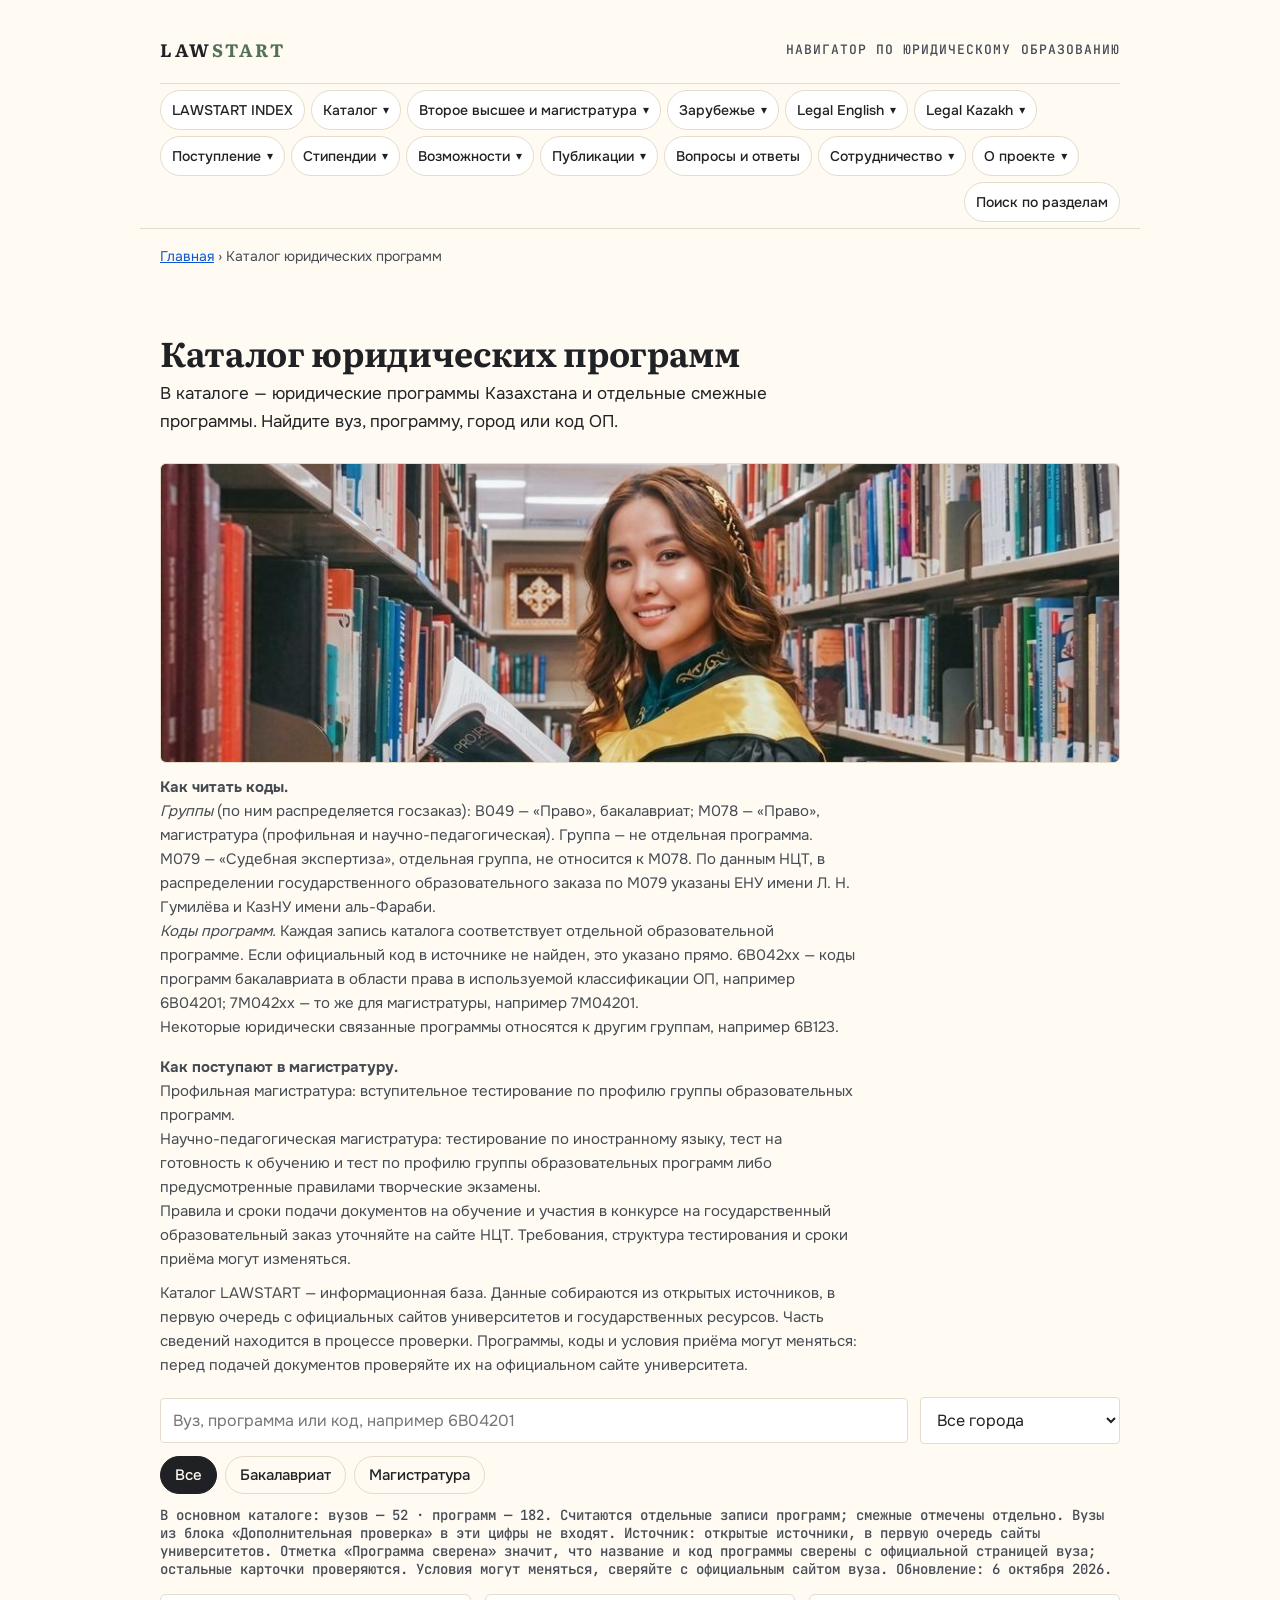
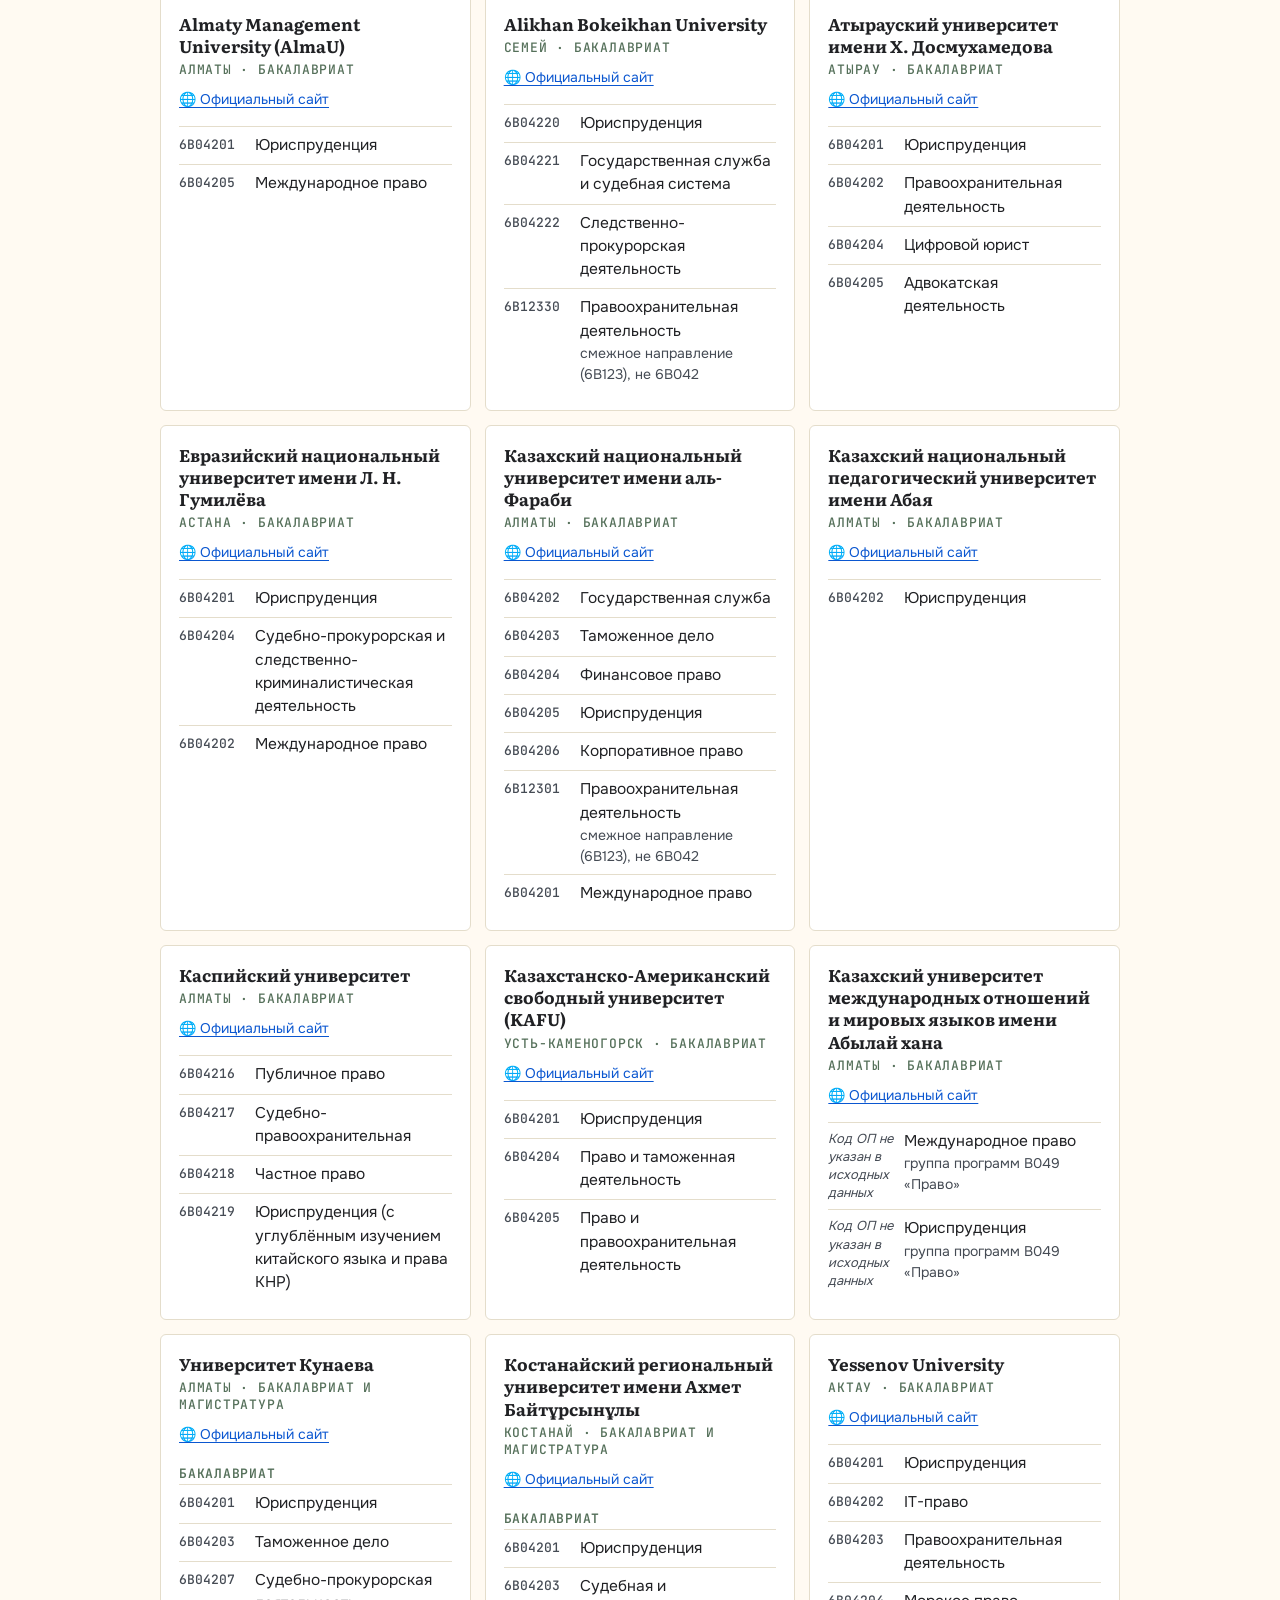
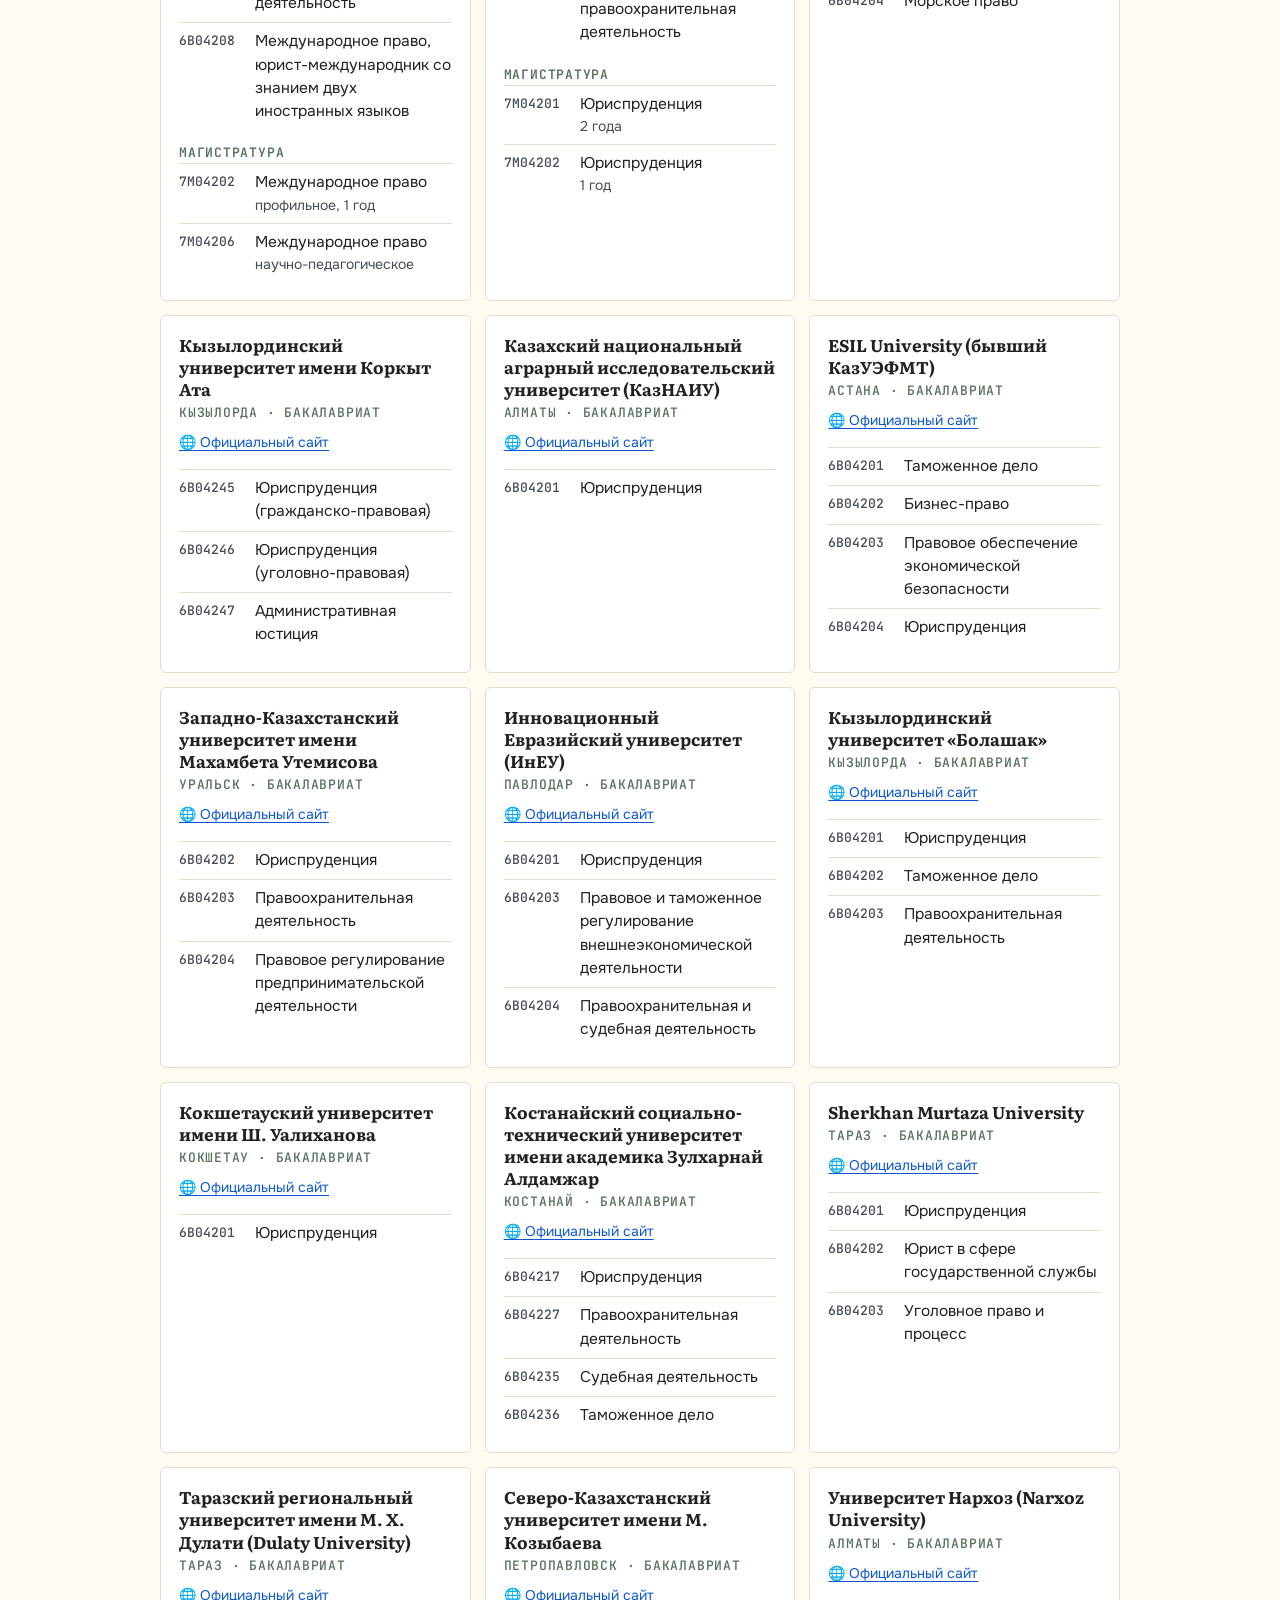
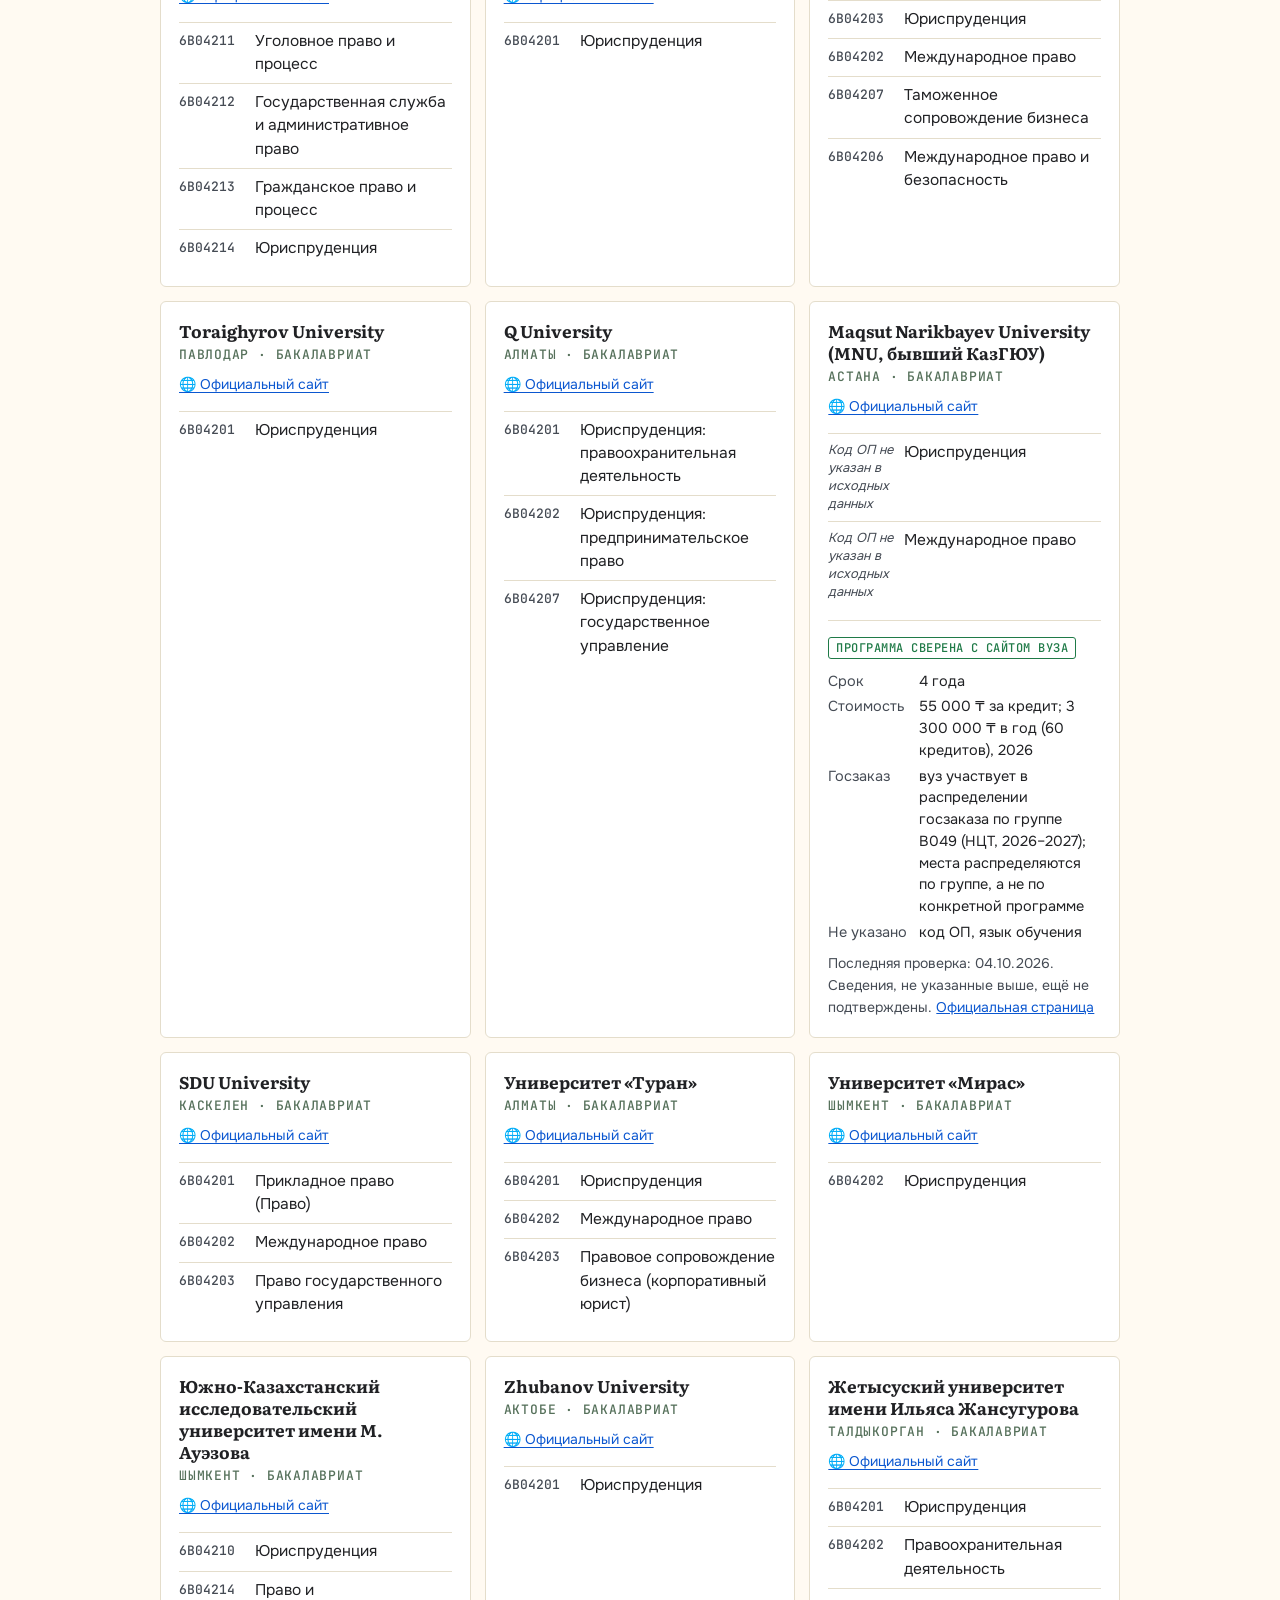
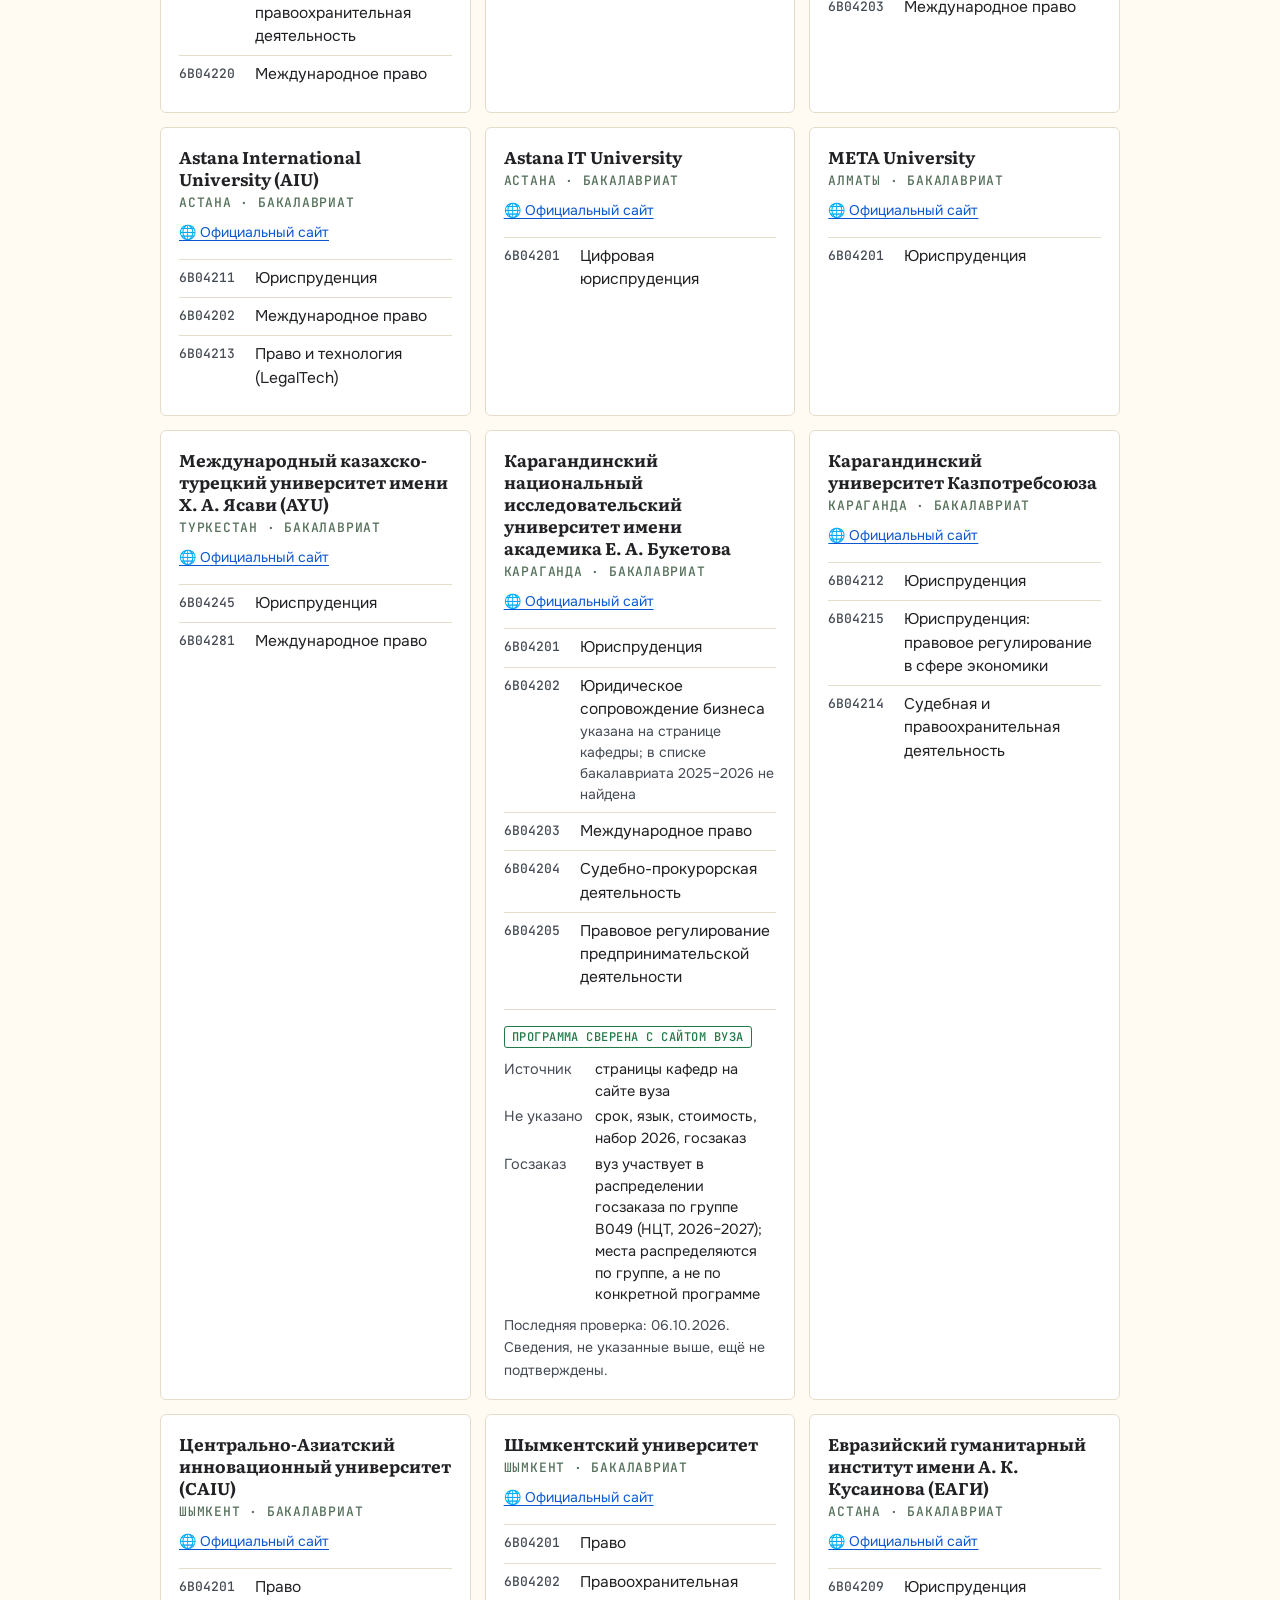
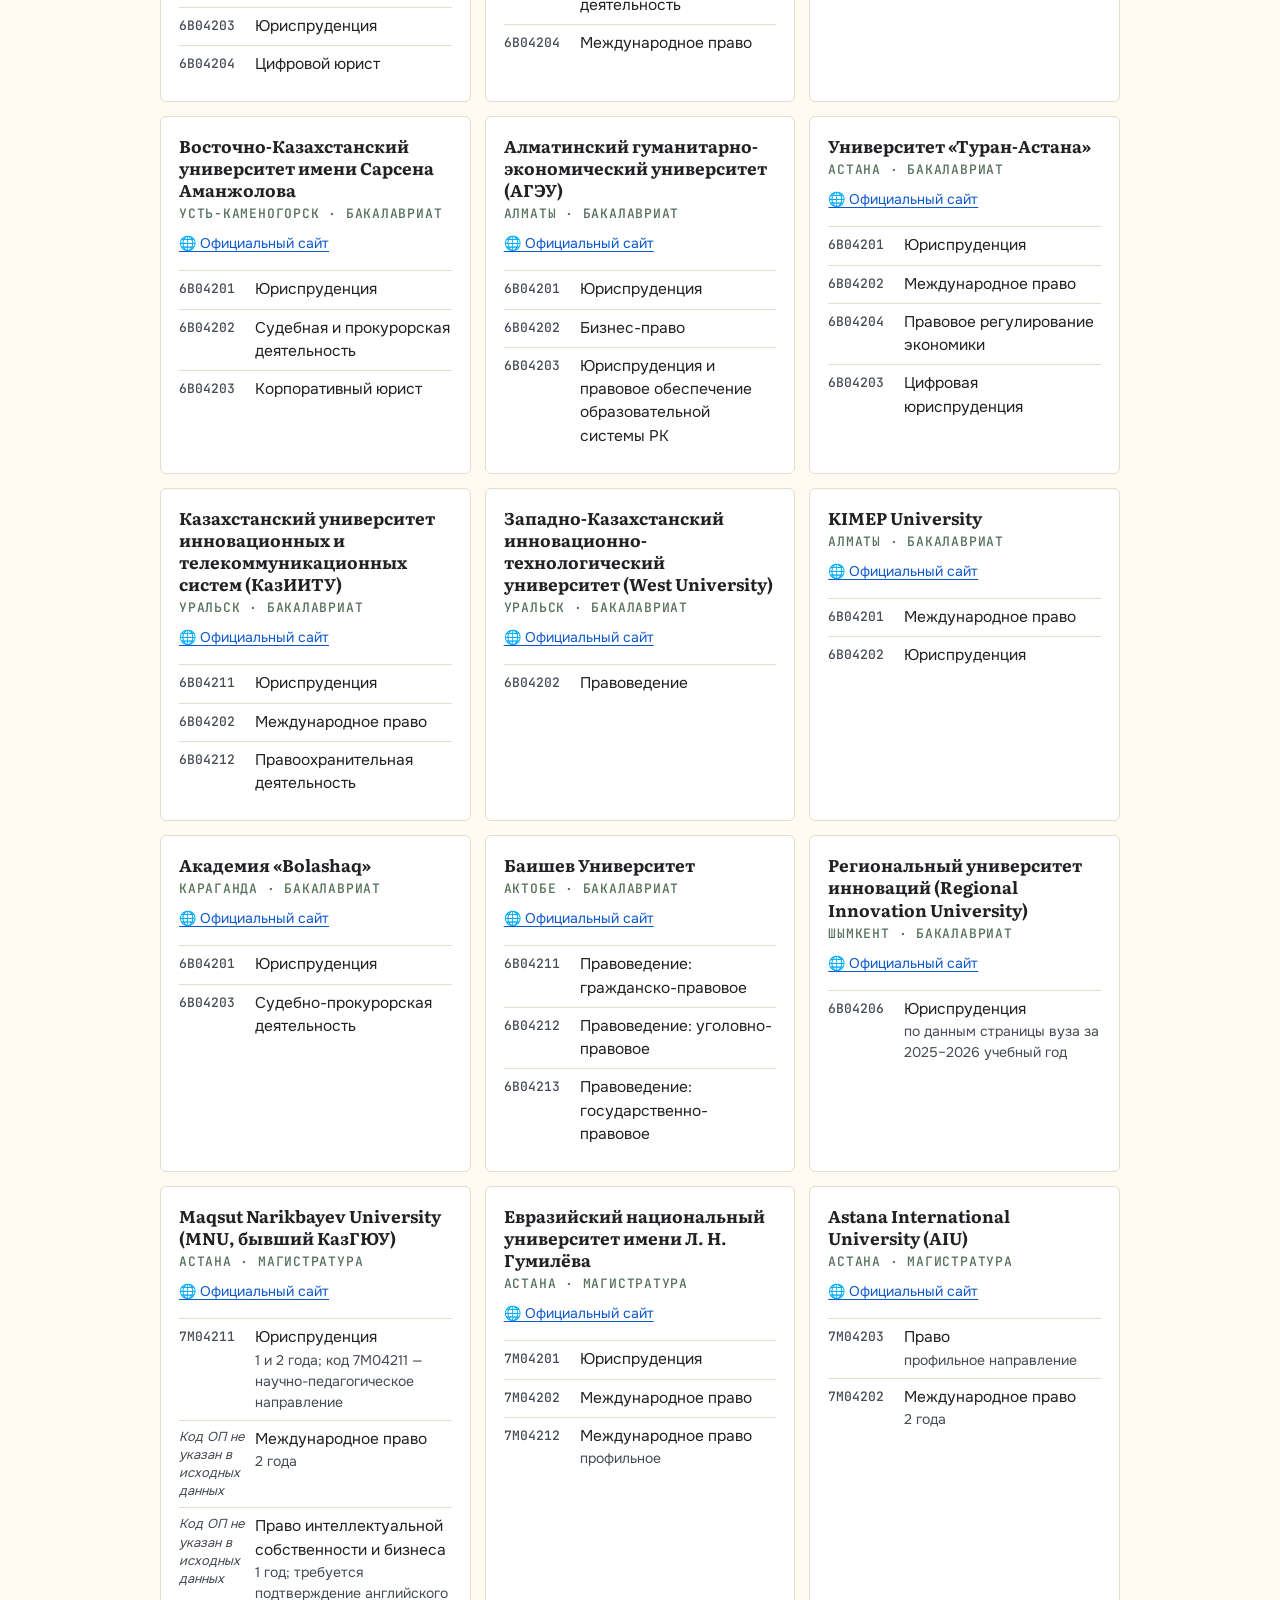
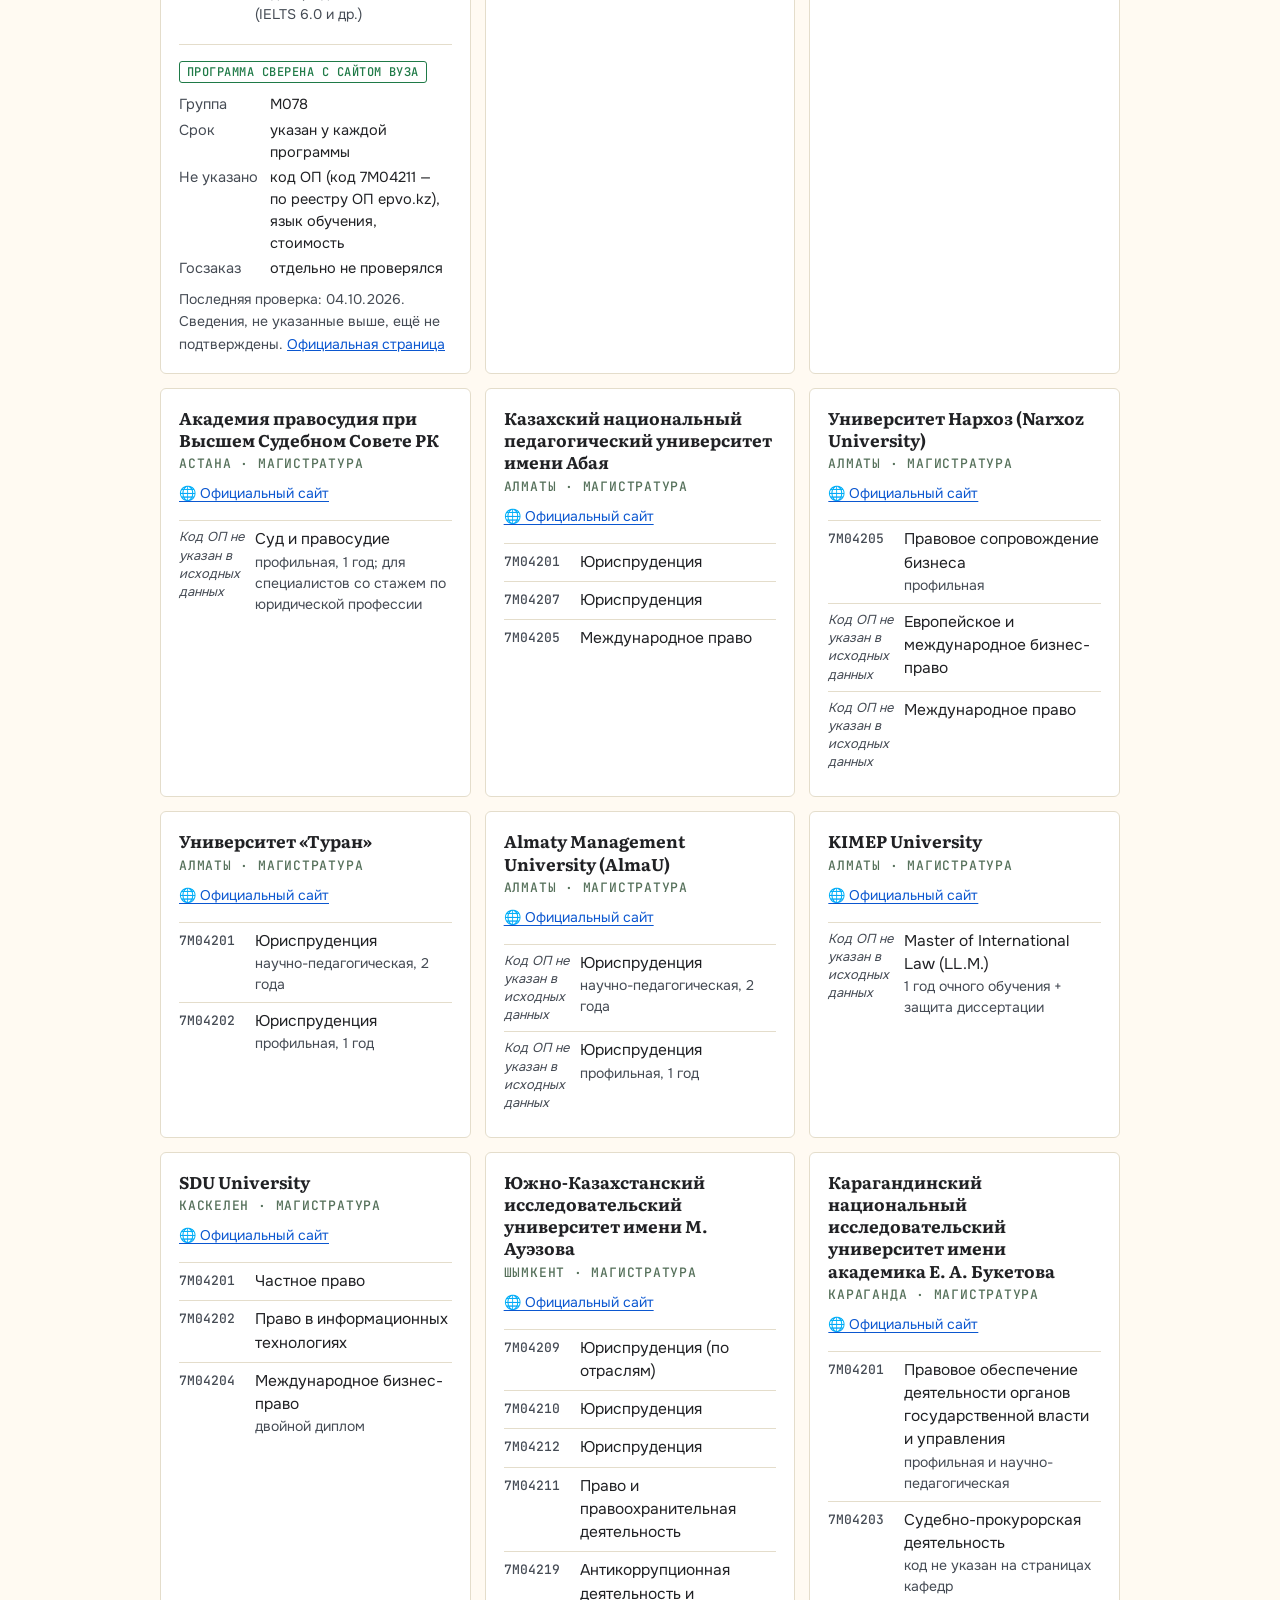
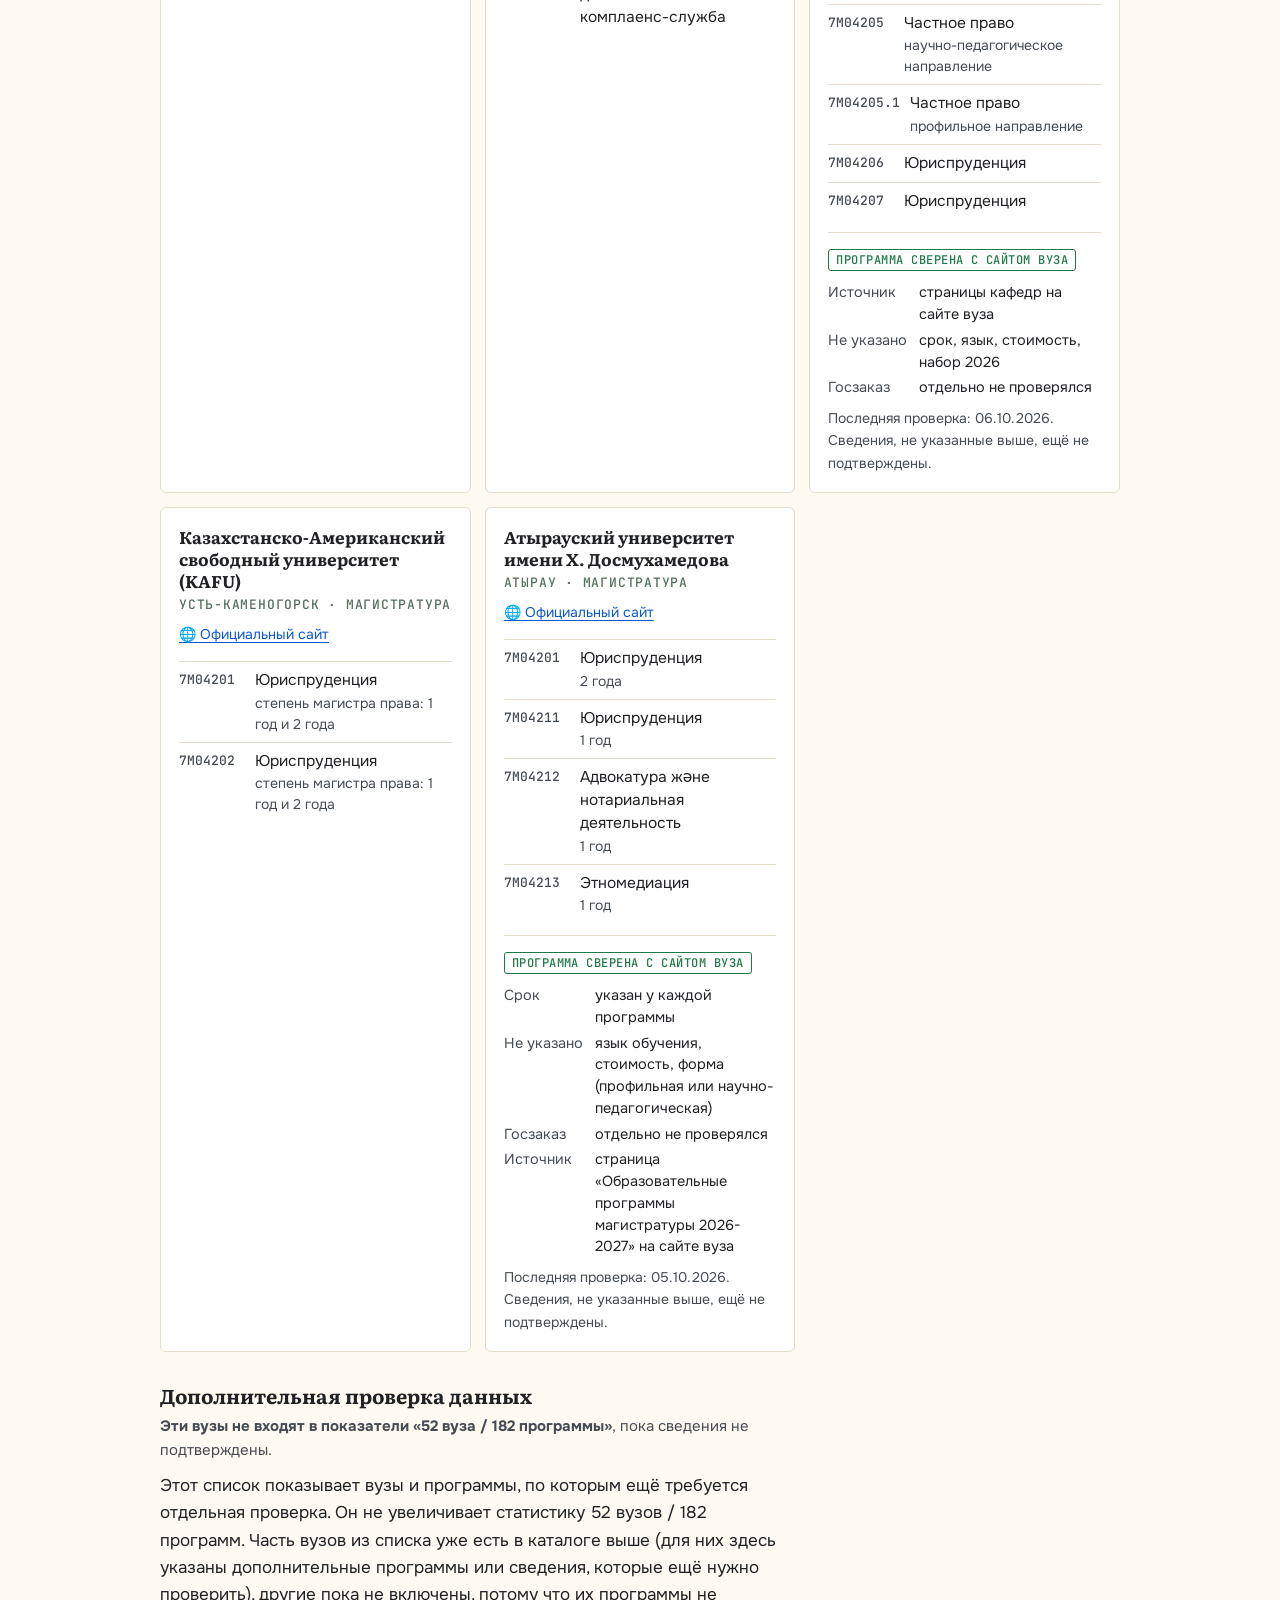
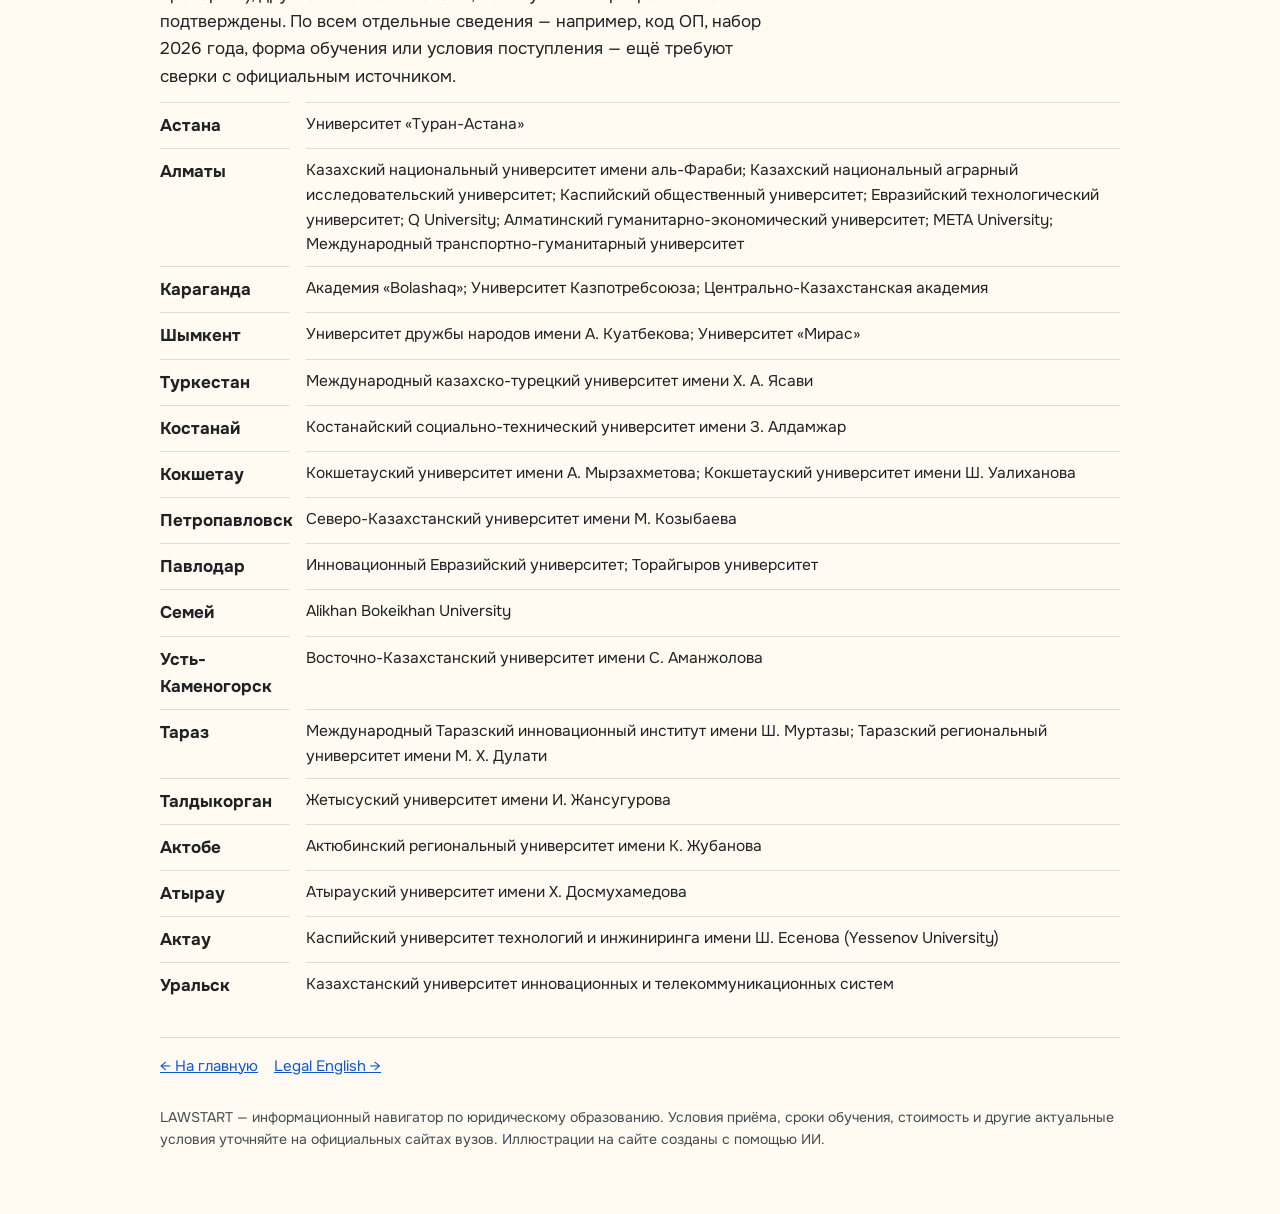
<file: catalog.html>
<!doctype html>
<html lang="ru">
<head>
<meta charset="utf-8">
<meta name="viewport" content="width=device-width,initial-scale=1">
<title>Каталог юридических программ Казахстана: вузы, коды ОП, магистратура M078 | LAWSTART</title>
<meta name="description" content="Поиск юридических программ бакалавриата и магистратуры в вузах Казахстана по вузу, городу и коду образовательной программы. Информационная база LAWSTART: условия приёма проверяйте на сайте вуза.">
<link rel="canonical" href="https://lawstartkz.github.io/catalog.html">
<link rel="icon" href="favicon.svg" type="image/svg+xml">
<meta property="og:type" content="website">
<meta property="og:locale" content="ru_RU">
<meta property="og:site_name" content="LAWSTART">
<meta property="og:title" content="Каталог юридических программ Казахстана: вузы, коды ОП, магистратура M078 | LAWSTART">
<meta property="og:description" content="Поиск юридических программ бакалавриата и магистратуры в вузах Казахстана по вузу, городу и коду образовательной программы. Информационная база LAWSTART: условия приёма проверяйте на сайте вуза.">
<meta property="og:url" content="https://lawstartkz.github.io/catalog.html">
<meta property="og:image" content="https://lawstartkz.github.io/og.jpg">
<meta property="og:image:alt" content="LAWSTART — навигатор по юридическому образованию">
<meta property="og:image:width" content="1200">
<meta property="og:image:height" content="630">
<meta name="twitter:card" content="summary_large_image">
<meta name="twitter:title" content="Каталог юридических программ Казахстана: вузы, коды ОП, магистратура M078 | LAWSTART">
<meta name="twitter:description" content="Поиск юридических программ бакалавриата и магистратуры в вузах Казахстана по вузу, городу и коду образовательной программы. Информационная база LAWSTART: условия приёма проверяйте на сайте вуза.">
<meta name="twitter:image" content="https://lawstartkz.github.io/og.jpg">
<script type="application/ld+json">{"@context": "https://schema.org", "@type": "BreadcrumbList", "itemListElement": [{"@type": "ListItem", "position": 1, "name": "LAWSTART", "item": "https://lawstartkz.github.io/"}, {"@type": "ListItem", "position": 2, "name": "Каталог юридических программ", "item": "https://lawstartkz.github.io/catalog.html"}]}</script>
<link rel="stylesheet" href="https://fonts.googleapis.com/css2?family=Literata:opsz,wght@7..72,500;7..72,700&family=Onest:wght@400;500;600;700&family=JetBrains+Mono:wght@500&display=swap">
<link rel="stylesheet" href="lawstart.css">
</head>
<body>

<a class="skip" href="#main">К содержимому</a>
<div class="wrap">
  <header class="top">
    <div class="logo"><a href="index.html" aria-label="LAWSTART — на главную">LAW<i>START</i></a></div>
    <div class="tag">Навигатор по юридическому образованию</div>
  </header>
  <nav class="mm" id="main-menu" aria-label="Главное меню: разделы сайта"><div class="mm-bar"><button type="button" class="mm-toggle" id="mm-toggle" aria-expanded="false" aria-controls="mm-list">Меню</button><a class="mm-all" href="index.html#sitemap">Все разделы</a></div><ul class="mm-list" id="mm-list"><li class="mm-g"><a class="mm-dl" href="index.html#test">LAWSTART INDEX</a></li><li class="mm-g"><button type="button" class="mm-gb" aria-expanded="false" aria-controls="mm-p1"><span class="mm-f">Каталог юридического образования Казахстана</span><span class="mm-s" aria-hidden="true">Каталог</span></button><ul class="mm-panel" id="mm-p1" hidden><li><a href="#catalog">Каталог вузов и программ</a></li><li><a href="index.html#nav-d-ba">Бакалавриат по праву</a></li><li><a href="index.html#fields">Направления права</a></li><li><a href="#nav-catalog-check">Проверка данных каталога</a></li><li><a href="index.html#sources">Источники и ограничения</a></li></ul></li><li class="mm-g"><button type="button" class="mm-gb" aria-expanded="false" aria-controls="mm-p2"><span class="mm-f">Второе высшее и магистратура</span><span class="mm-s" aria-hidden="true">Второе высшее и магистратура</span></button><ul class="mm-panel" id="mm-p2" hidden><li><a href="index.html#second-master">Обзор раздела</a></li><li><a href="index.html#second">1. Второе высшее по юриспруденции</a></li><li><a href="index.html#route-master-kz">2. Магистратура в Казахстане</a></li><li><a href="index.html#route-master-abroad">3. Магистратура за рубежом: LL.M., MA</a></li><li><a href="index.html#no-law-degree">4. Поступление без юридического диплома</a></li></ul></li><li class="mm-g"><button type="button" class="mm-gb" aria-expanded="false" aria-controls="mm-p3"><span class="mm-f">Зарубежное образование</span><span class="mm-s" aria-hidden="true">Зарубежье</span></button><ul class="mm-panel" id="mm-p3" hidden><li><a href="index.html#abroad">Университеты и страны: обзор</a></li><li><a href="index.html#nav-ab-uk">Великобритания</a></li><li><a href="index.html#nav-ab-eu">Европа</a></li><li><a href="index.html#nav-ab-usca">США и Канада</a></li><li><a href="index.html#nav-ab-sg">Сингапур, Япония, Южная Корея</a></li><li><a href="index.html#nav-ab-au">Австралия</a></li><li><a href="index.html#nav-ab-nz">Новая Зеландия</a></li><li><a href="index.html#nav-ab-req">Требования и документы</a></li></ul></li><li class="mm-g"><button type="button" class="mm-gb" aria-expanded="false" aria-controls="mm-p4"><span class="mm-f">Legal English</span><span class="mm-s" aria-hidden="true">Legal English</span></button><ul class="mm-panel" id="mm-p4" hidden><li><a href="index.html#english">Обзор Legal English</a></li><li><a href="index.html#le-course">Курс по уровням</a></li><li><a href="index.html#le-terms">Юридическая терминология</a></li><li><a href="index.html#le-dict">Словарь Legal English</a></li><li><a href="index.html#le-contract">Язык договоров</a></li><li><a href="index.html#le-corr">Юридическая переписка</a></li><li><a href="index.html#le-free">Бесплатные словари и источники</a></li><li><a href="index.html#le-courses">Курсы и кино</a></li></ul></li><li class="mm-g"><button type="button" class="mm-gb" aria-expanded="false" aria-controls="mm-p5"><span class="mm-f">Legal Kazakh</span><span class="mm-s" aria-hidden="true">Legal Kazakh</span></button><ul class="mm-panel" id="mm-p5" hidden><li><a href="index.html#legal-kazakh">Обзор Legal Kazakh</a></li><li><a href="index.html#lk-terms">Казахско-русская терминология</a></li><li><a href="index.html#lk-res">Ресурсы и источники</a></li></ul></li><li class="mm-g"><button type="button" class="mm-gb" aria-expanded="false" aria-controls="mm-p6"><span class="mm-f">Поступление</span><span class="mm-s" aria-hidden="true">Поступление</span></button><ul class="mm-panel" id="mm-p6" hidden><li><a href="index.html#admission">Подготовка к поступлению</a></li><li><a href="index.html#ml-types">Мотивационные письма</a></li><li><a href="index.html#ml-guides">Руководства университетов</a></li><li><a href="index.html#admissions-strategy">Стратегия профиля</a></li><li><a href="index.html#ielts-toefl">IELTS и TOEFL</a></li><li><a href="index.html#lsat">LSAT</a></li><li><a href="index.html#checklist">Чек-лист поступления</a></li></ul></li><li class="mm-g"><button type="button" class="mm-gb" aria-expanded="false" aria-controls="mm-p7"><span class="mm-f">Стипендии и гранты</span><span class="mm-s" aria-hidden="true">Стипендии</span></button><ul class="mm-panel" id="mm-p7" hidden><li><a href="index.html#funding">Обзор и как читать описания</a></li><li><a href="index.html#nav-fu-bolashak">Болашак</a></li><li><a href="index.html#nav-fu-us">Стипендии США</a></li><li><a href="index.html#nav-fu-uk">Стипендии Великобритании</a></li><li><a href="index.html#nav-fu-eu">Стипендии Европы</a></li><li><a href="index.html#nav-fu-mext">MEXT (Япония)</a></li><li><a href="index.html#nl-sh">Stipendium Hungaricum</a></li></ul></li><li class="mm-g"><button type="button" class="mm-gb" aria-expanded="false" aria-controls="mm-p8"><span class="mm-f">Международные возможности</span><span class="mm-s" aria-hidden="true">Возможности</span></button><ul class="mm-panel" id="mm-p8" hidden><li><a href="index.html#opportunities">Обзор возможностей</a></li><li><a href="index.html#career-experience">Практика и стажировки</a></li><li><a href="index.html#leadership">Лидерские программы</a></li><li><a href="index.html#kectil">Kectil 2027</a></li><li><a href="index.html#nav-o-jessup">Moot courts (Jessup)</a></li><li><a href="index.html#nav-o-freemover">Обмены: Free Mover, IREX, BridgeUSA</a></li></ul></li><li class="mm-g"><button type="button" class="mm-gb" aria-expanded="false" aria-controls="mm-p10"><span class="mm-f">Бесплатные публикации и исследования</span><span class="mm-s" aria-hidden="true">Публикации</span></button><ul class="mm-panel" id="mm-p10" hidden><li><a href="index.html#publications">Обзор раздела</a></li><li><a href="index.html#pub-for">Для кого</a></li><li><a href="index.html#pub-learn">A. Бесплатное изучение права</a></li><li><a href="index.html#pub-journals">B. Научные журналы и публикации</a></li><li><a href="index.html#pub-research">C. Исследовательские программы</a></li><li><a href="index.html#pub-how">Как подготовить статью</a></li></ul></li><li class="mm-g"><a class="mm-dl" href="index.html#community">Вопросы и ответы</a></li><li class="mm-g"><button type="button" class="mm-gb" aria-expanded="false" aria-controls="mm-p11"><span class="mm-f">Реклама и сотрудничество</span><span class="mm-s" aria-hidden="true">Сотрудничество</span></button><ul class="mm-panel" id="mm-p11" hidden><li><a href="index.html#cooperation">Обзор раздела</a></li><li><a href="index.html#coop-univ">Университетам</a></li><li><a href="index.html#coop-edu">Образовательным организациям</a></li><li><a href="index.html#coop-adv">Рекламодателям и спонсорам</a></li><li><a href="index.html#coop-rules">Принципы</a></li><li><a href="index.html#coop-contact">Как связаться</a></li></ul></li><li class="mm-g"><button type="button" class="mm-gb" aria-expanded="false" aria-controls="mm-p9"><span class="mm-f">О проекте</span><span class="mm-s" aria-hidden="true">О проекте</span></button><ul class="mm-panel" id="mm-p9" hidden><li><a href="index.html#about">О проекте</a></li><li><a href="index.html#nav-about-method">Методология</a></li><li><a href="index.html#nav-about-limits">Ограничения данных</a></li><li><a href="index.html#faq">Частые вопросы (FAQ)</a></li></ul></li><li class="mm-g mm-srch"><a href="index.html#sitemap-search">Поиск по разделам</a></li></ul></nav>
  <main id="main" tabindex="-1">
  <nav class="crumbs" aria-label="Путь по сайту"><a href="index.html">Главная</a> › Каталог юридических программ</nav>
  <section id="catalog">
    <h1 class="sec">Каталог юридических программ</h1>
    <p class="sub">В каталоге — юридические программы Казахстана и отдельные смежные программы. Найдите вуз, программу, город или код ОП.</p>
<figure class="ph"><img src="lawstart-img-catalog-01.jpg" alt="Выпускница в мантии с книгой между библиотечными стеллажами" loading="lazy" width="1000" height="560" style="object-position:50% 35%"></figure>
    <p class="note" id="nav-codes" style="margin:-12px 0 20px"><b>Как читать коды.</b><br><i>Группы</i> (по ним распределяется госзаказ): B049 — «Право», бакалавриат; M078 — «Право», магистратура (профильная и научно-педагогическая). Группа — не отдельная программа.<br>M079 — «Судебная экспертиза», отдельная группа, не относится к M078. По данным НЦТ, в распределении государственного образовательного заказа по M079 указаны ЕНУ имени Л. Н. Гумилёва и КазНУ имени аль-Фараби.<br><i>Коды программ.</i> Каждая запись каталога соответствует отдельной образовательной программе. Если официальный код в источнике не найден, это указано прямо. 6B042xx — коды программ бакалавриата в области права в используемой классификации ОП, например 6B04201; 7M042xx — то же для магистратуры, например 7M04201.<br>Некоторые юридически связанные программы относятся к другим группам, например 6B123.</p>
    <p class="note" id="nav-master" style="margin:-4px 0 14px"><b>Как поступают в магистратуру.</b><br>Профильная магистратура: вступительное тестирование по профилю группы образовательных программ.<br>Научно-педагогическая магистратура: тестирование по иностранному языку, тест на готовность к обучению и тест по профилю группы образовательных программ либо предусмотренные правилами творческие экзамены.<br>Правила и сроки подачи документов на обучение и участия в конкурсе на государственный образовательный заказ уточняйте на сайте НЦТ. Требования, структура тестирования и сроки приёма могут изменяться.</p>
    <p class="note" style="margin:-4px 0 20px">Каталог LAWSTART — информационная база. Данные собираются из открытых источников, в первую очередь с официальных сайтов университетов и государственных ресурсов. Часть сведений находится в процессе проверки. Программы, коды и условия приёма могут меняться: перед подачей документов проверяйте их на официальном сайте университета.</p>
    <div class="ctl">
      <input type="search" id="q" placeholder="Вуз, программа или код, например 6B04201" aria-label="Поиск по каталогу">
      <select id="city" aria-label="Город"><option value="">Все города</option></select>
    </div>
    <div class="ctl"><div class="chips" id="lvl">
      <button class="chip" type="button" data-l="" aria-pressed="true">Все</button>
      <button class="chip" type="button" data-l="Бакалавриат" aria-pressed="false">Бакалавриат</button>
      <button class="chip" type="button" data-l="Магистратура" aria-pressed="false">Магистратура</button>
    </div></div>
    <p class="count" id="count"></p>
    <div class="ugrid" id="list"></div>
    <noscript><p class="note">Для поиска и отображения каталога вузов и программ нужен включённый JavaScript.</p></noscript>
        <div class="other" id="other" style="margin-top:28px">
      <h3 id="nav-catalog-check">Дополнительная проверка данных</h3>
      <p class="note" style="margin:0 0 10px"><b>Эти вузы не входят в показатели «52 вуза / 182 программы»</b>, пока сведения не подтверждены.</p>
      <p class="sub">Этот список показывает вузы и программы, по которым ещё требуется отдельная проверка. Он не увеличивает статистику 52 вузов / 182 программ. Часть вузов из списка уже есть в каталоге выше (для них здесь указаны дополнительные программы или сведения, которые ещё нужно проверить), другие пока не включены, потому что их программы не подтверждены. По всем отдельные сведения — например, код ОП, набор 2026 года, форма обучения или условия поступления — ещё требуют сверки с официальным источником.</p>
      <dl id="olist"></dl>
    </div>
  </section>
  <p class="pages-nav"><a href="index.html">← На главную</a><a href="legal-english.html">Legal English →</a></p>
  </main>
  <footer>LAWSTART — информационный навигатор по юридическому образованию. Условия приёма, сроки обучения, стоимость и другие актуальные условия уточняйте на официальных сайтах вузов. Иллюстрации на сайте созданы с помощью ИИ.</footer>
</div>
<button type="button" class="totop" id="totop" aria-label="К главному меню" hidden>↑ К ГЛАВНОМУ МЕНЮ</button>
<script src="lawstart-nav.js"></script>
<script src="lawstart-catalog.js"></script>
<!-- Cloudflare Web Analytics --><script type="module" src="https://static.cloudflareinsights.com/beacon.min.js" data-cf-beacon='{"token":"e0ff798a6056429d980021d98a8d6578"}'></script><!-- End Cloudflare Web Analytics -->
</body>
</html>
</file>
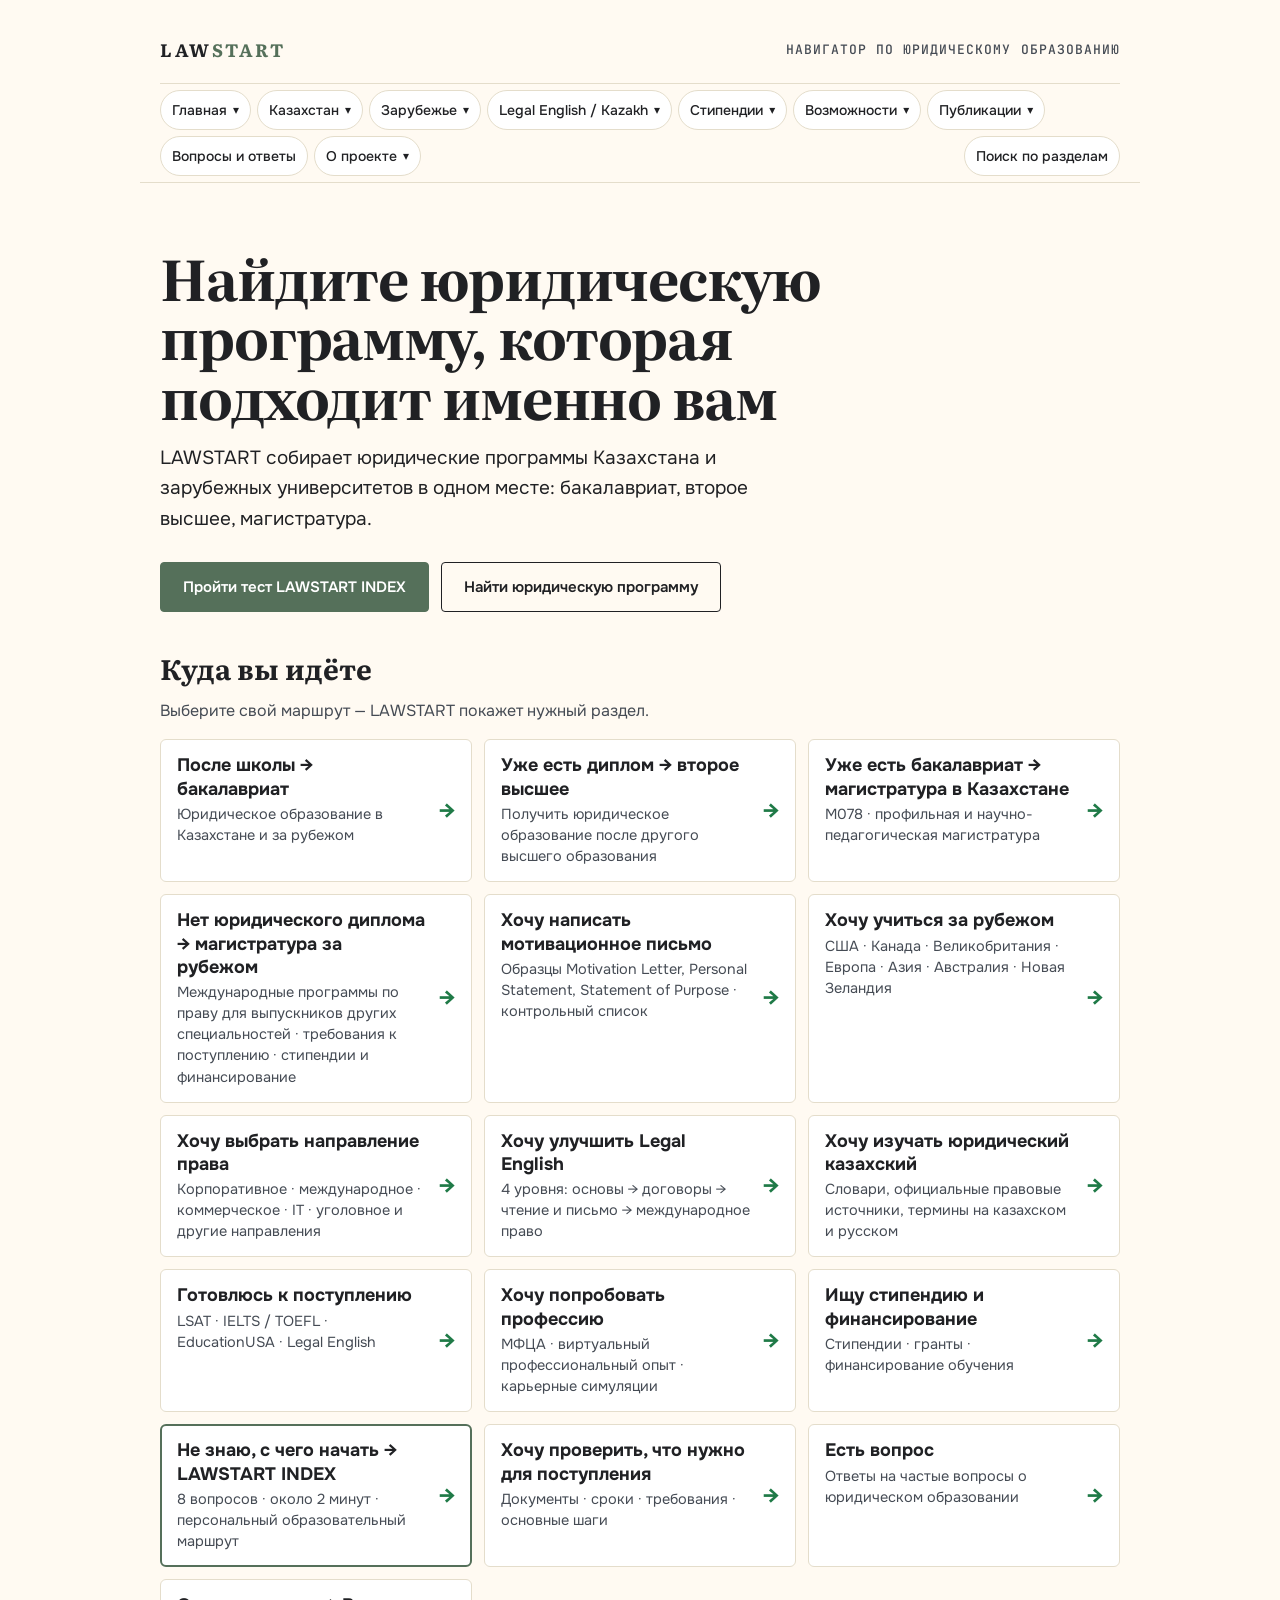
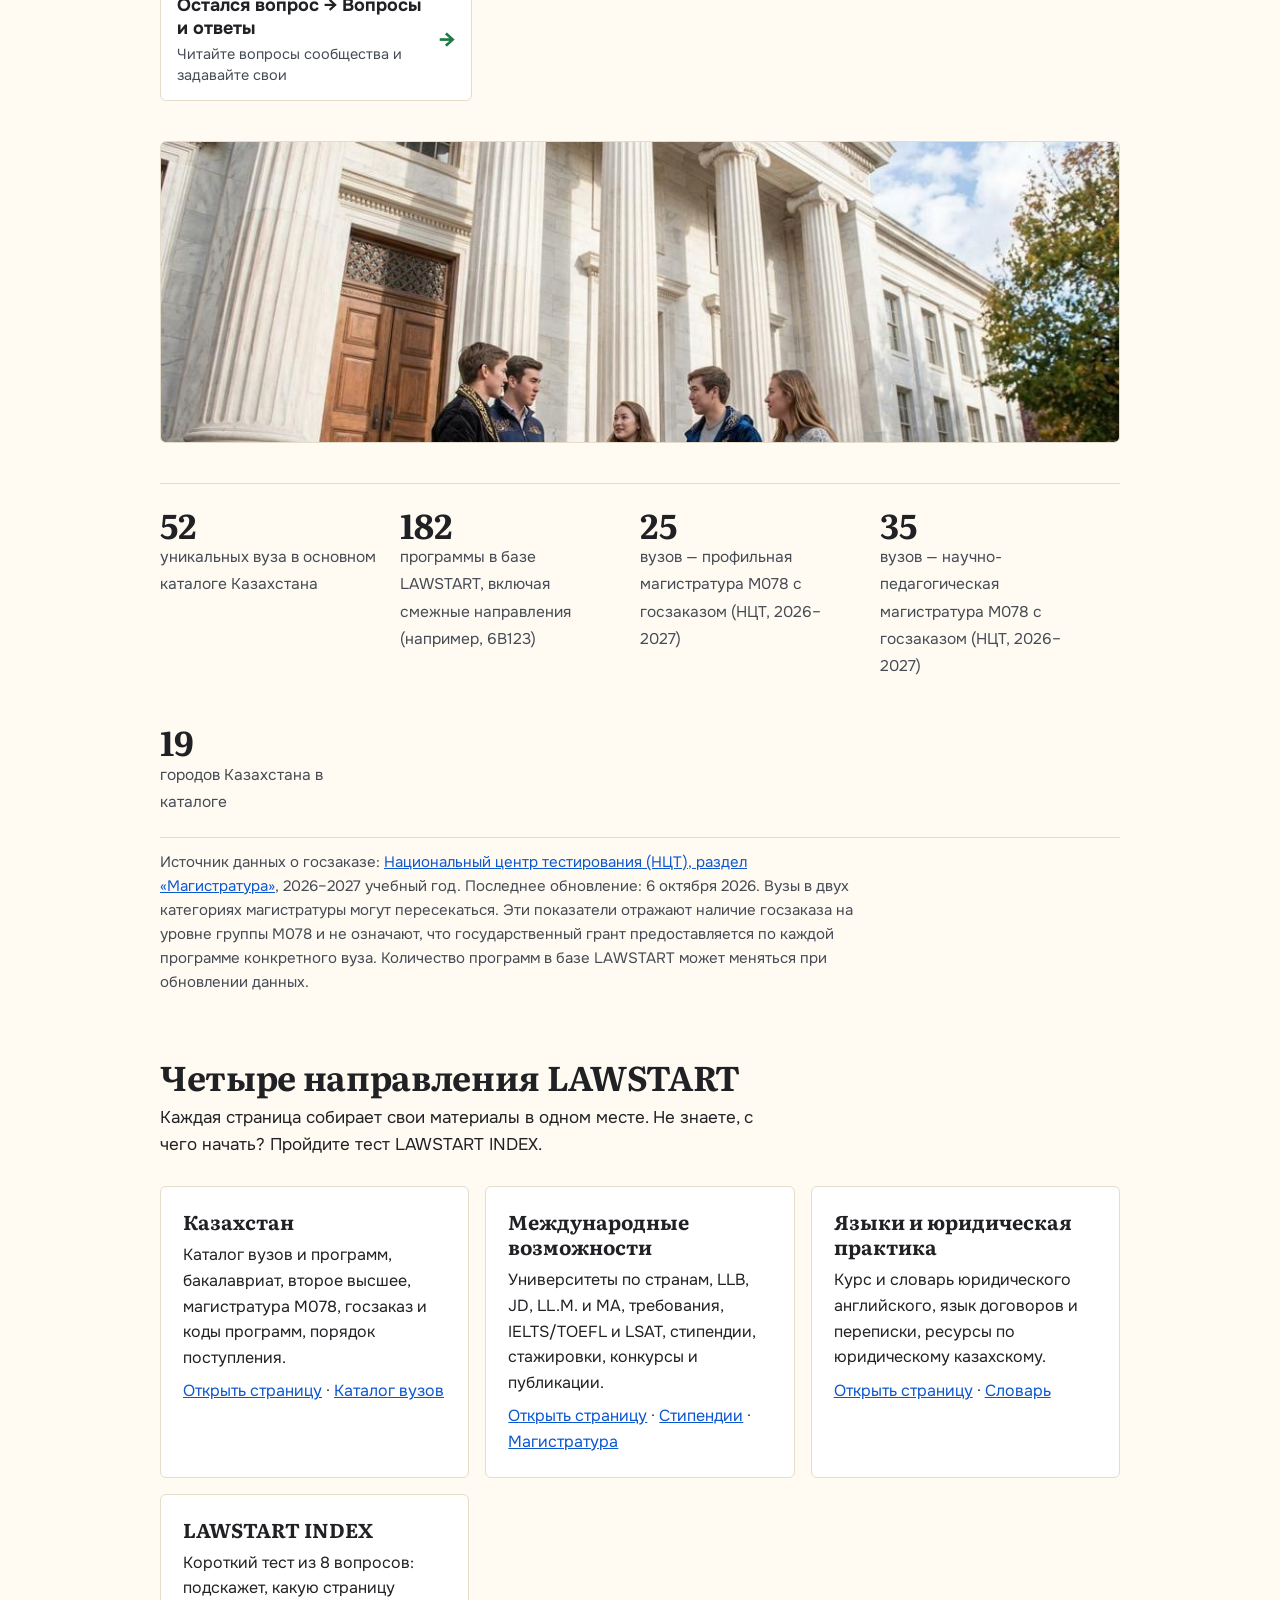
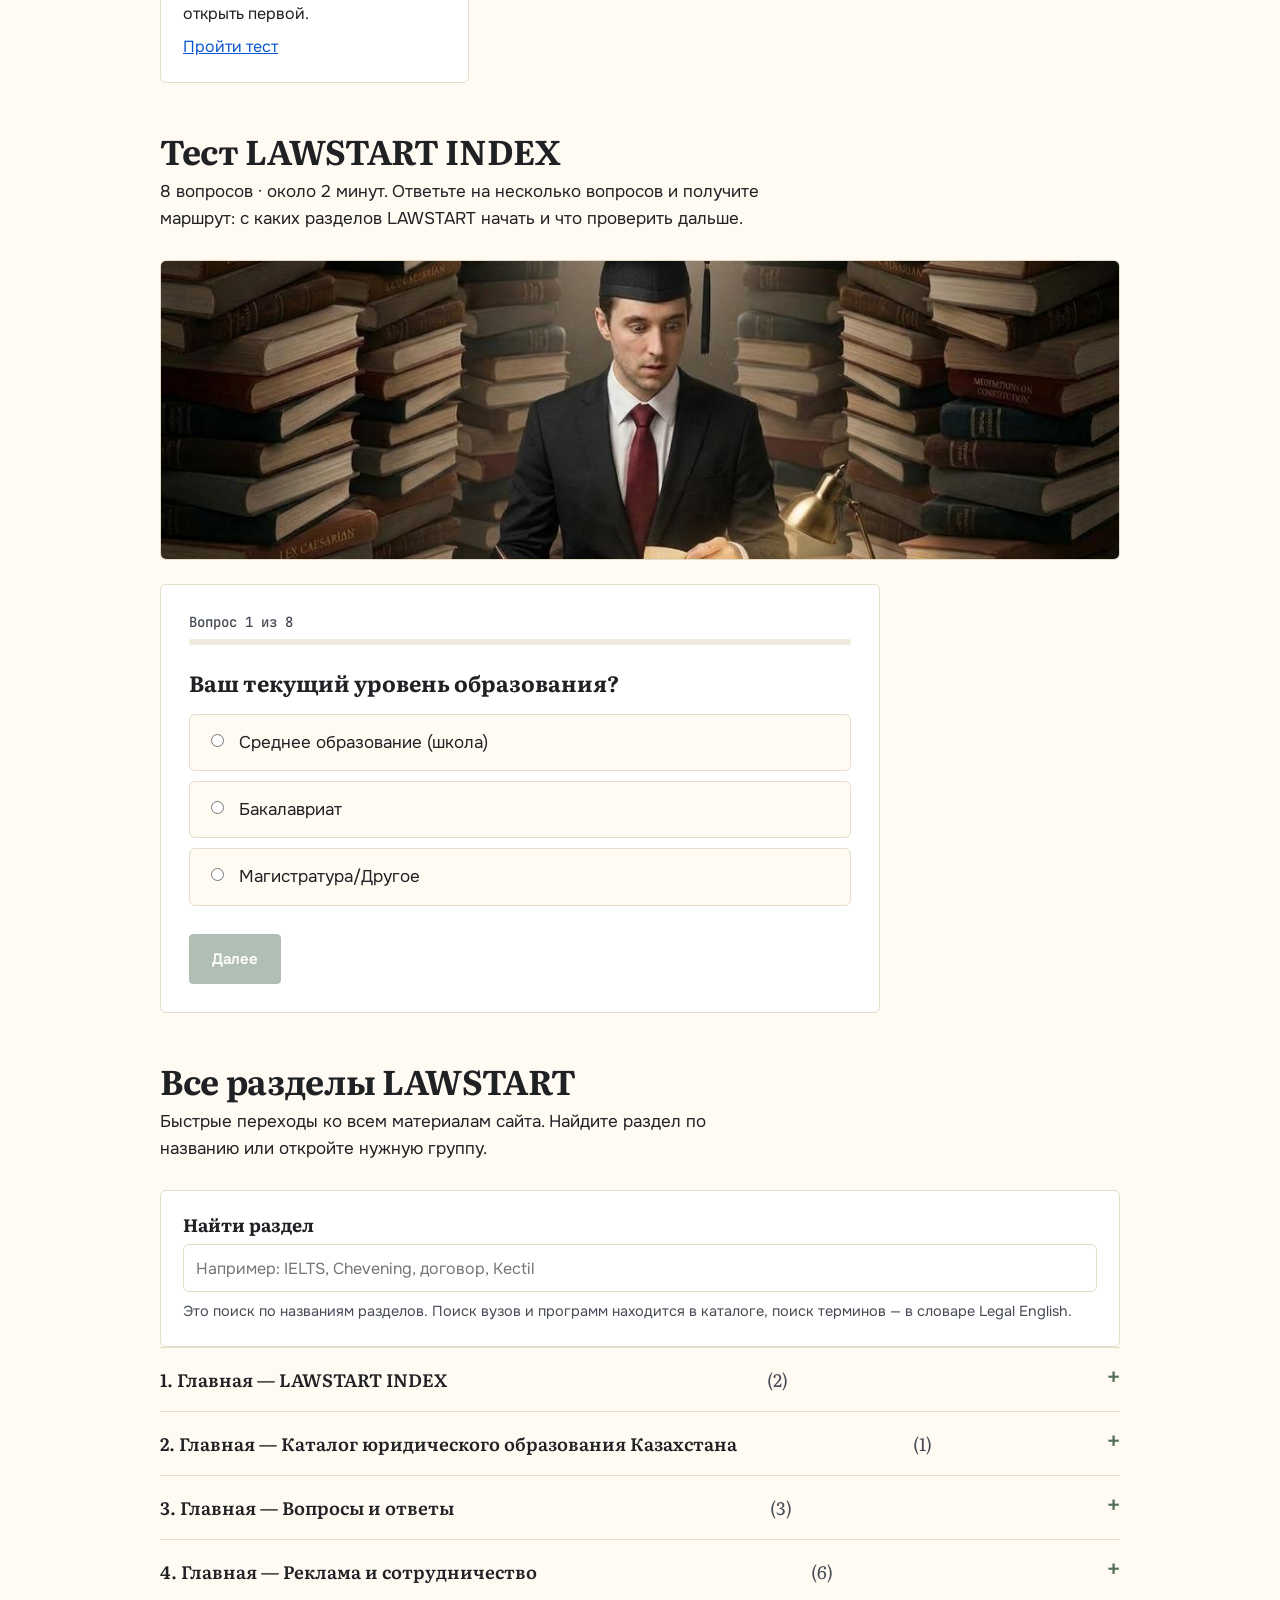
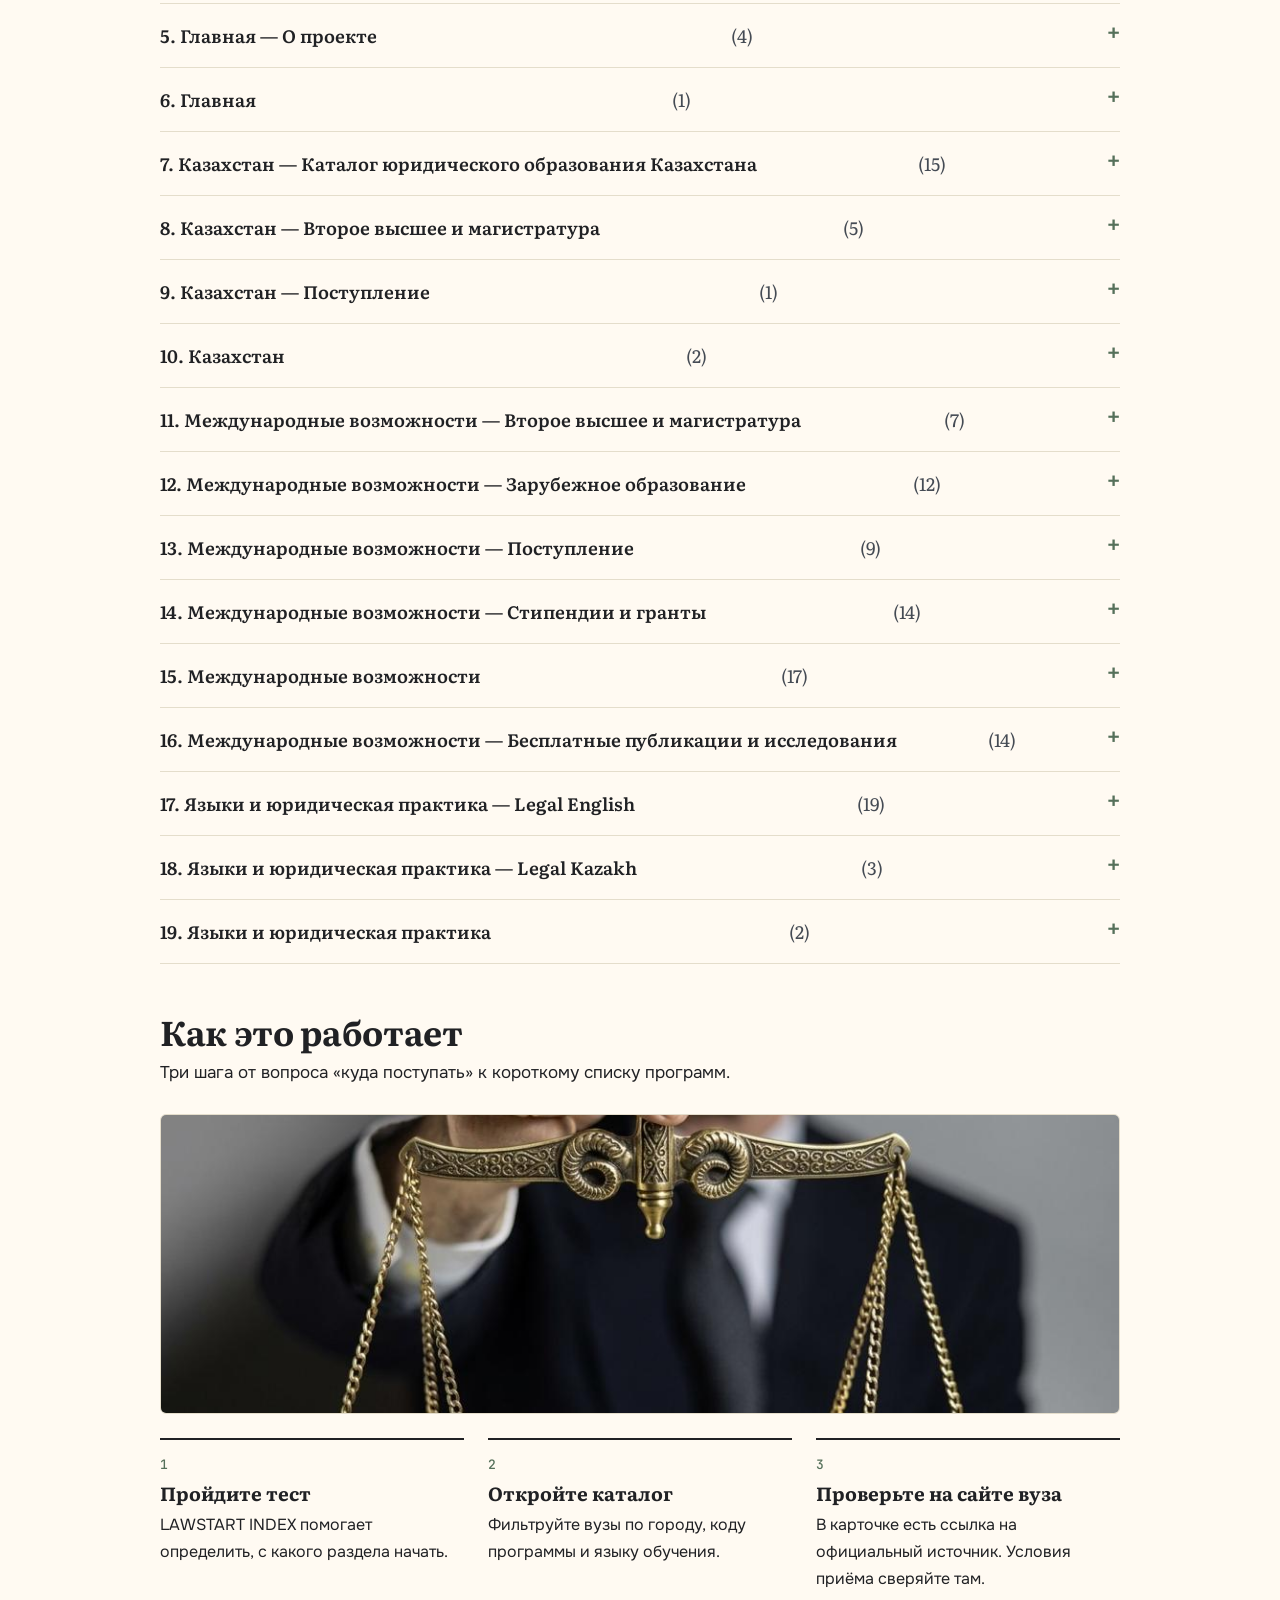
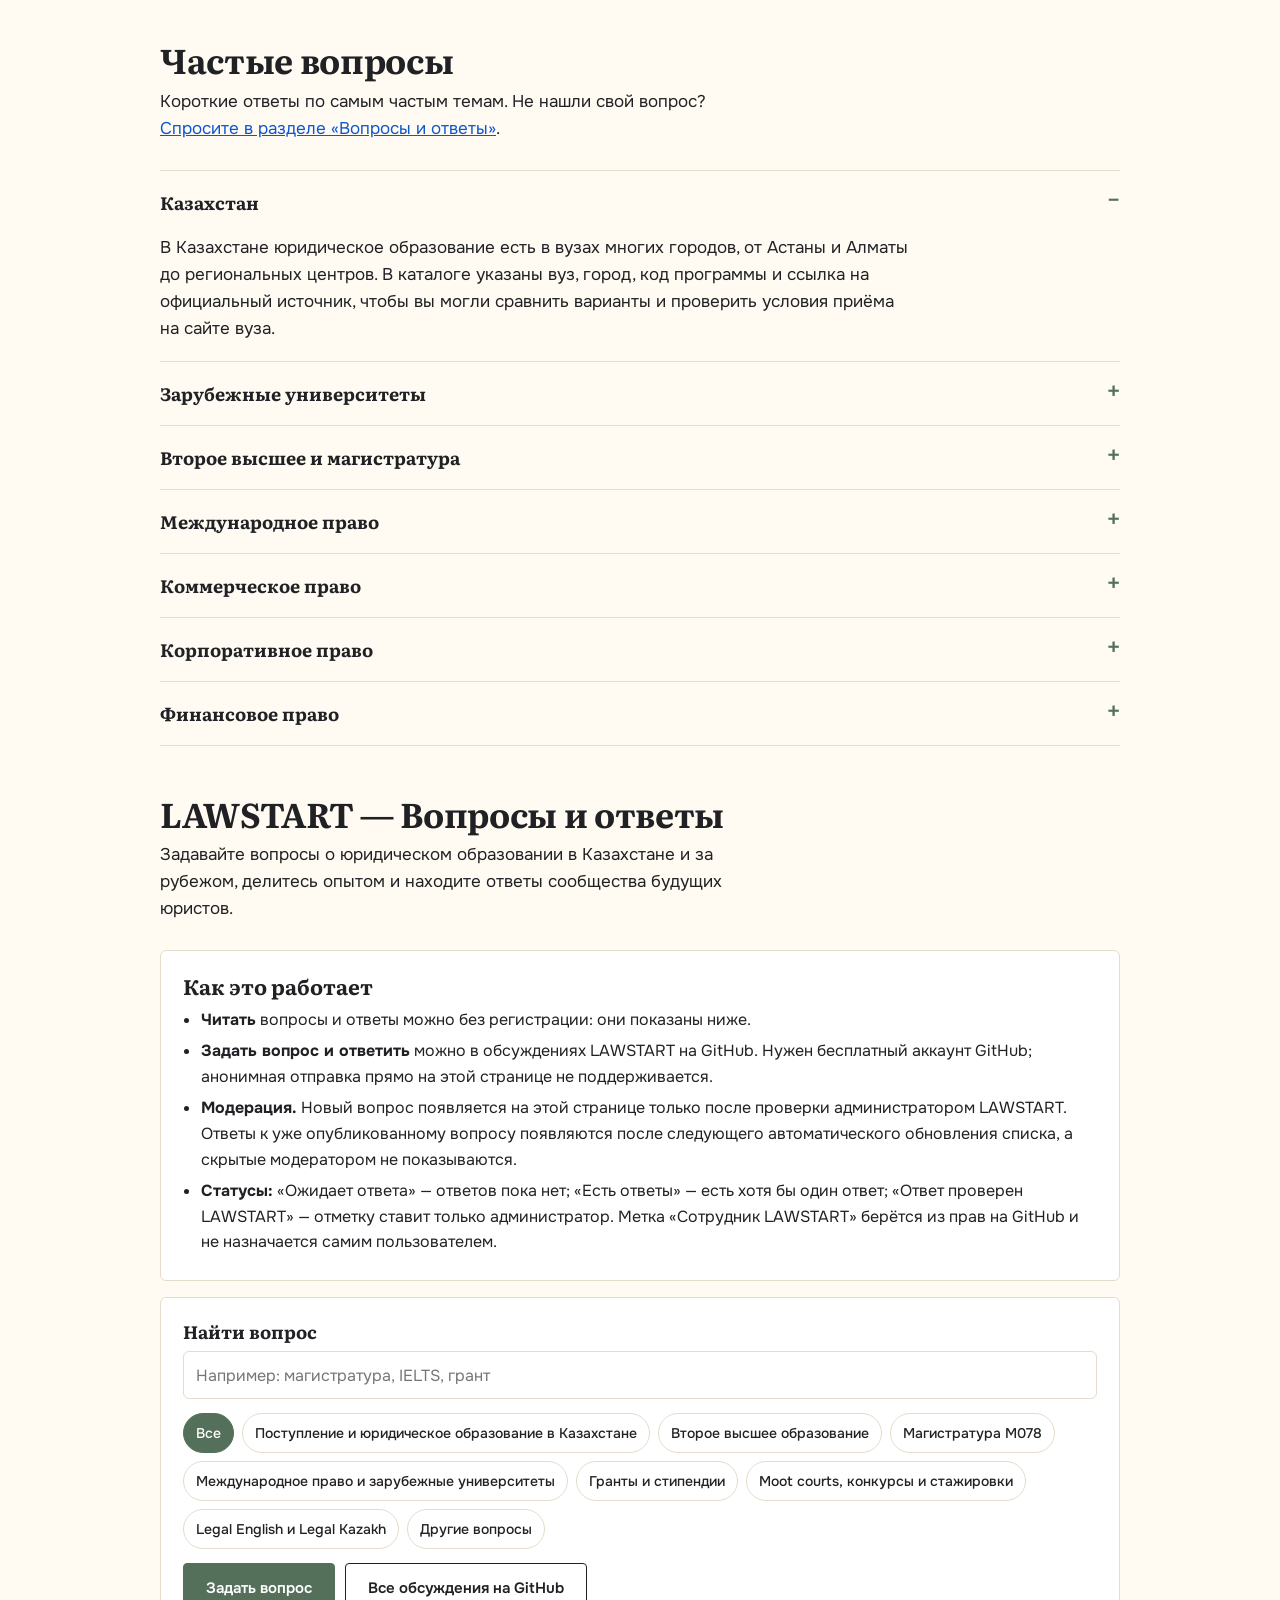
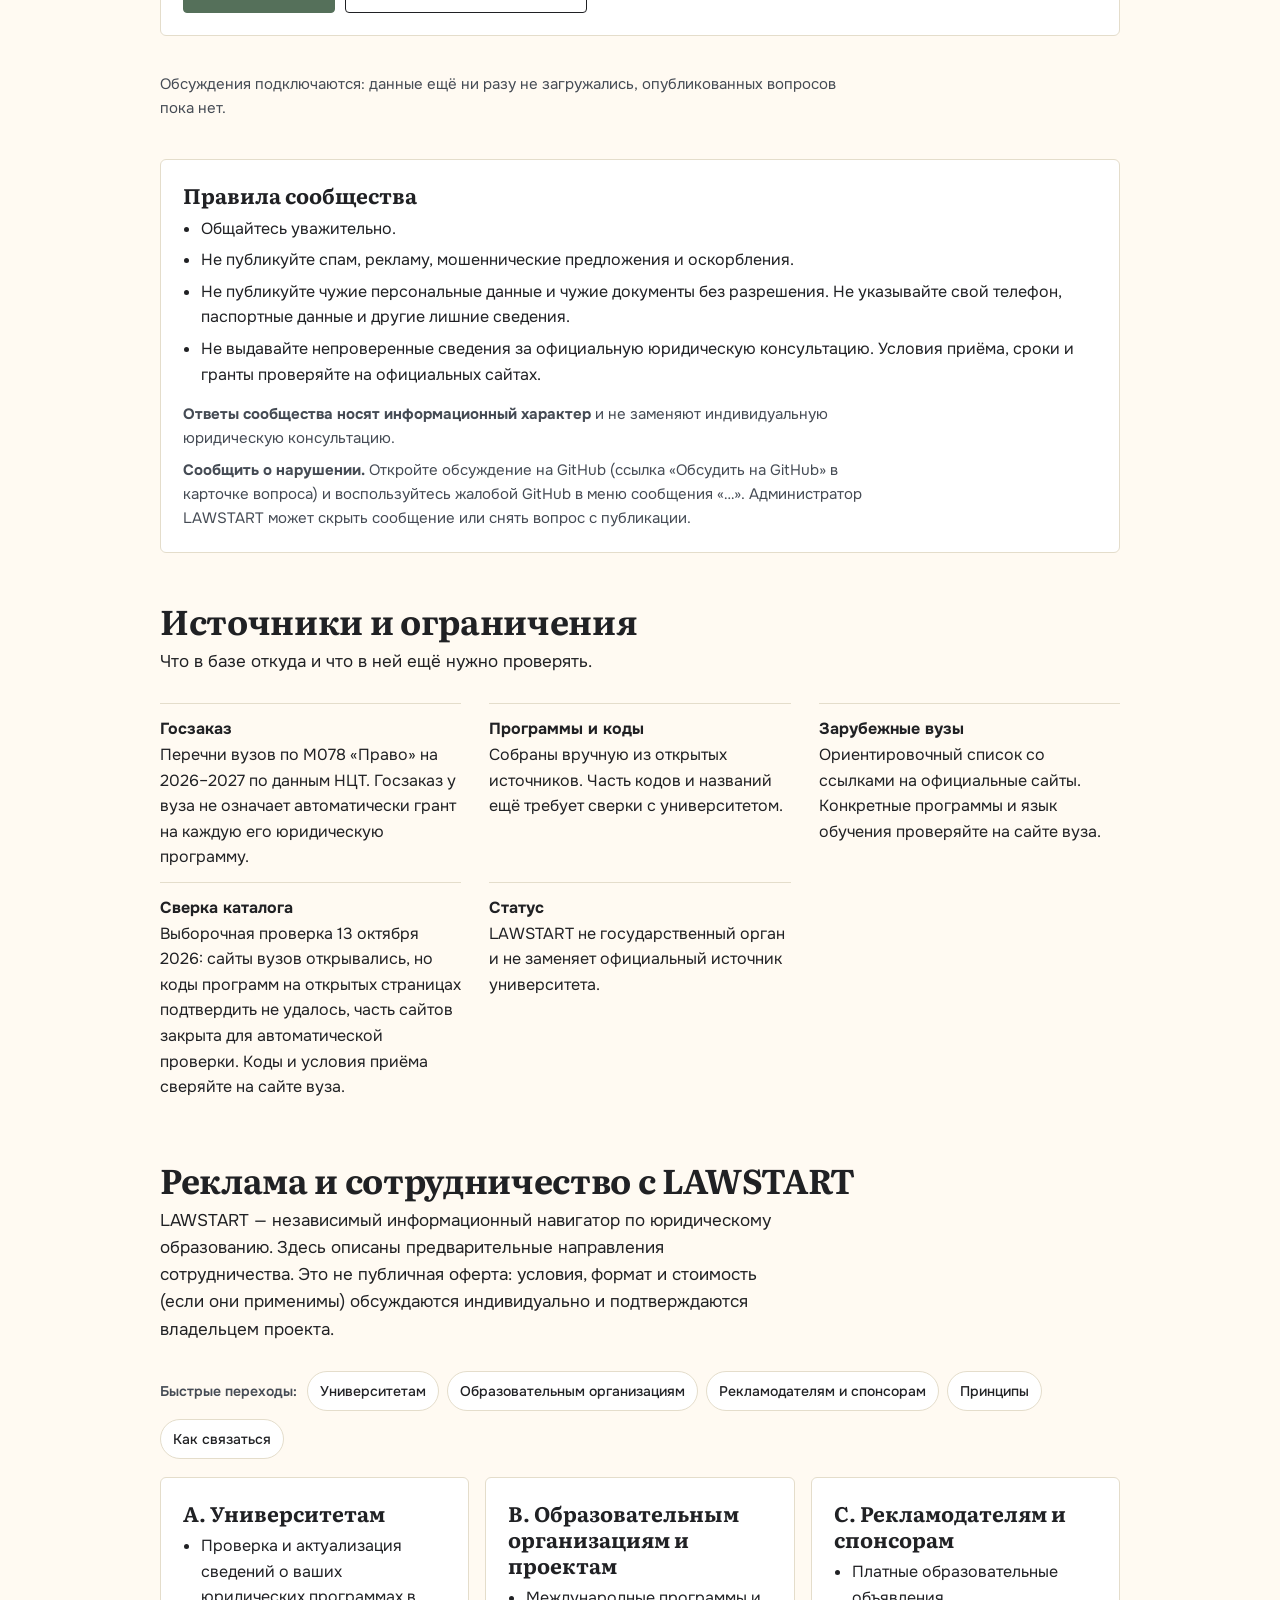
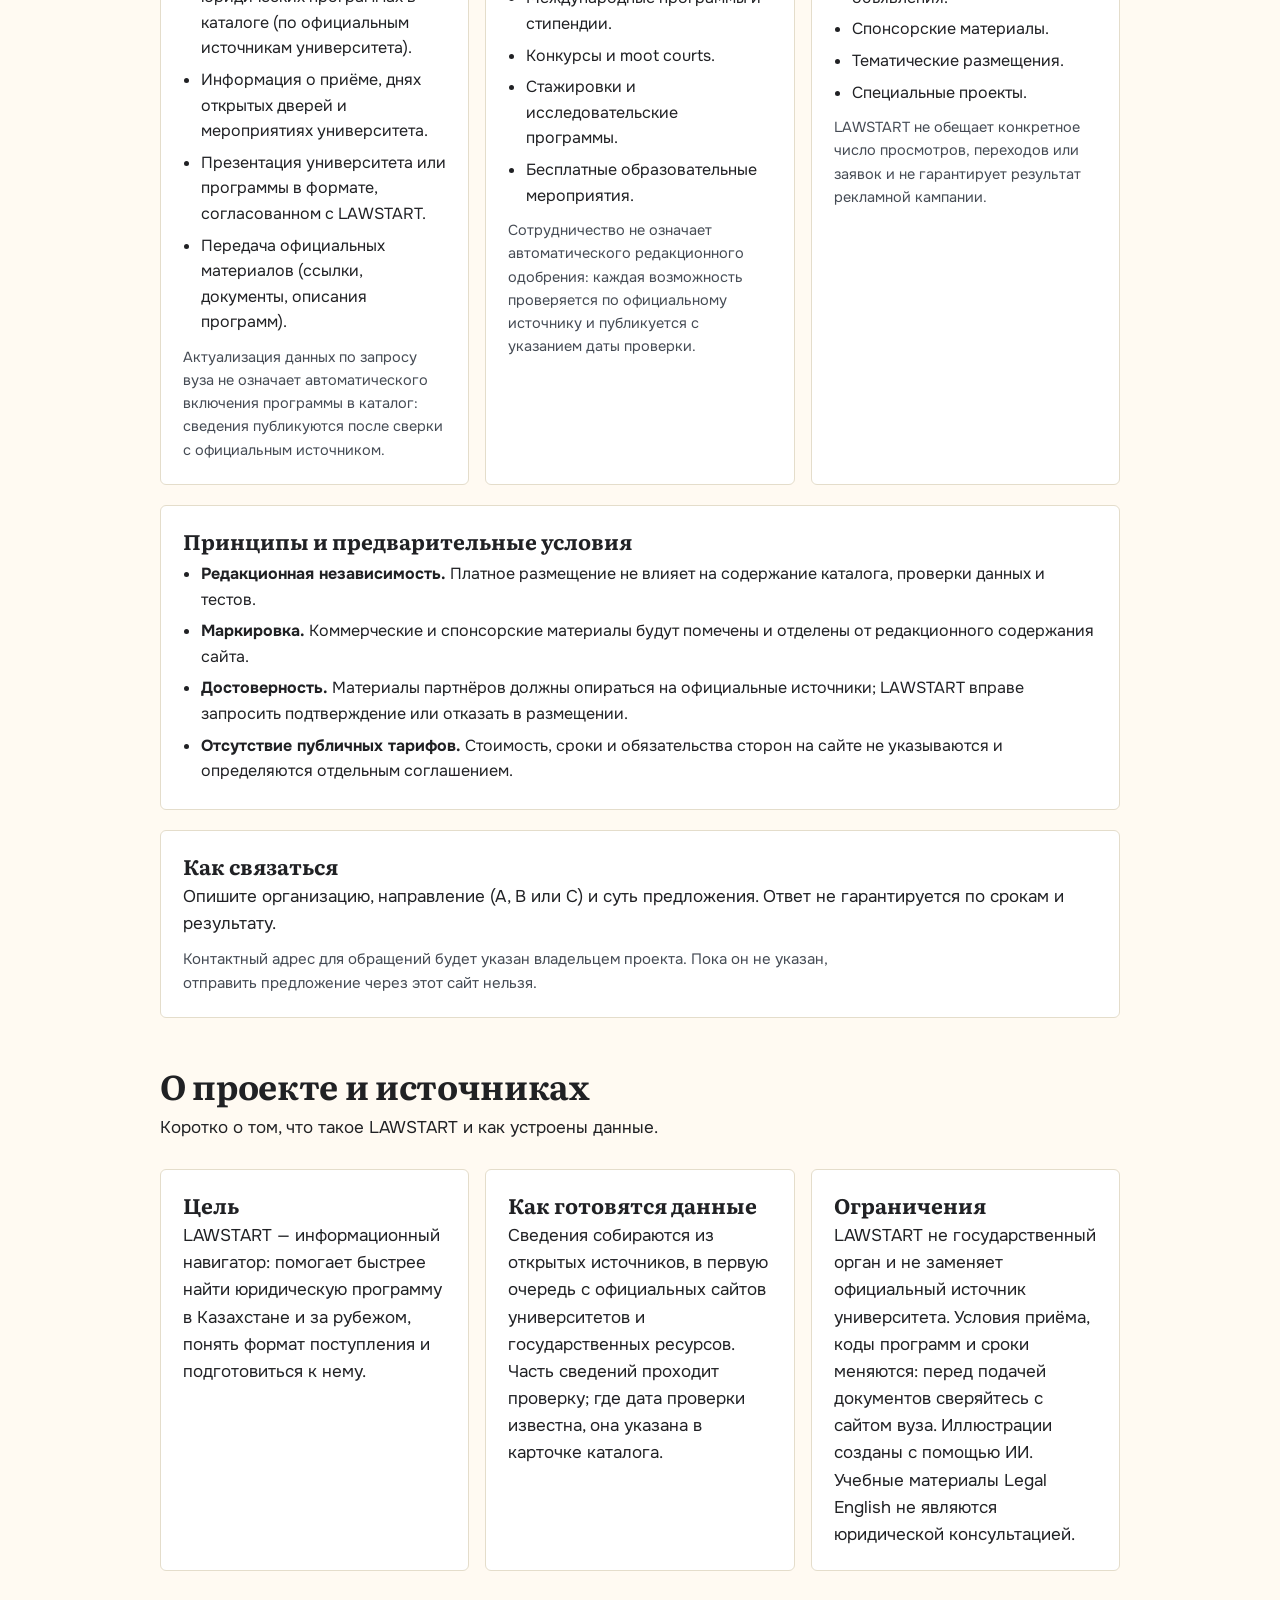
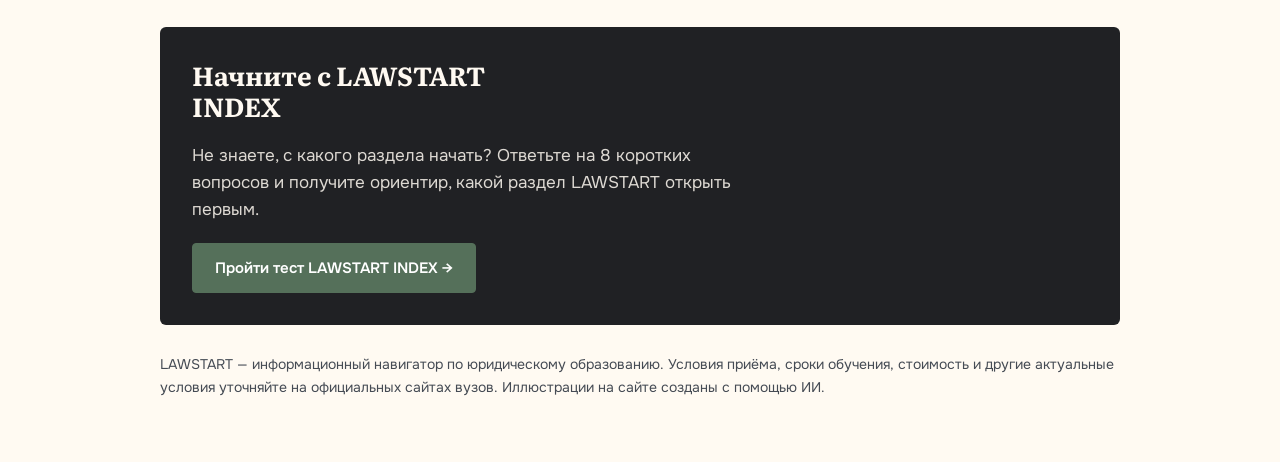
<file: index-proposed.html>
<!doctype html>
<html lang="ru">
<head>
<meta charset="utf-8">
<meta name="robots" content="noindex">
<meta name="viewport" content="width=device-width,initial-scale=1">
<title>LAWSTART Казахстан — юридическое образование в Казахстане и за рубежом</title>
<meta name="description" content="Навигатор по юридическому образованию: каталог программ Казахстана, зарубежные юридические школы, тест LAWSTART INDEX, учебные материалы Legal English, справочные ресурсы по юридическому казахскому языку и путь в магистратуру по праву без юридического диплома.">
<link rel="canonical" href="https://lawstartkz.github.io/">
<link rel="icon" href="favicon.svg" type="image/svg+xml">
<meta property="og:type" content="website">
<meta property="og:locale" content="ru_RU">
<meta property="og:site_name" content="LAWSTART">
<meta property="og:title" content="LAWSTART Казахстан — юридическое образование в Казахстане и за рубежом">
<meta property="og:description" content="Навигатор по юридическому образованию: каталог программ Казахстана, зарубежные юридические школы, тест LAWSTART INDEX, учебные материалы Legal English, справочные ресурсы по юридическому казахскому языку и путь в магистратуру по праву без юридического диплома.">
<meta property="og:url" content="https://lawstartkz.github.io/">
<meta property="og:image" content="https://lawstartkz.github.io/og.jpg">
<meta property="og:image:alt" content="LAWSTART — навигатор по юридическому образованию">
<meta property="og:image:width" content="1200">
<meta property="og:image:height" content="630">
<meta name="twitter:card" content="summary_large_image">
<meta name="twitter:title" content="LAWSTART Казахстан — юридическое образование в Казахстане и за рубежом">
<meta name="twitter:description" content="Навигатор по юридическому образованию: каталог программ Казахстана, зарубежные юридические школы, тест LAWSTART INDEX, учебные материалы Legal English, справочные ресурсы по юридическому казахскому языку и путь в магистратуру по праву без юридического диплома.">
<meta name="twitter:image" content="https://lawstartkz.github.io/og.jpg">
<script type="application/ld+json">{"@context": "https://schema.org", "@type": "WebSite", "name": "LAWSTART Казахстан", "alternateName": ["LAWSTART", "LAWSTART INDEX", "LAWSTART Legal English", "LAWSTART Legal Kazakh"], "url": "https://lawstartkz.github.io/", "inLanguage": "ru", "description": "Навигатор по юридическому образованию: каталог программ Казахстана, зарубежные юридические школы, тест LAWSTART INDEX, учебные материалы Legal English, справочные ресурсы по юридическому казахскому языку и путь в магистратуру по праву без юридического диплома."}</script>
<script>(function(){try{var h=decodeURIComponent(location.hash.slice(1));if(!h)return;var m={"abroad":"international.html","admission":"international.html","admissions-strategy":"international.html","as-example":"international.html","as-planner":"international.html","career-experience":"international.html","catalog":"catalog.html","checklist":"kazakhstan.html","educationusa":"international.html","english":"legal-english.html","fields":"kazakhstan.html","funding":"international.html","ielts-toefl":"international.html","kectil":"international.html","le-cinema":"legal-english.html","le-contract":"legal-english.html","le-corr":"legal-english.html","le-course":"legal-english.html","le-courses":"legal-english.html","le-dict":"legal-english.html","le-dict-adv":"legal-english.html","le-dirs":"legal-english.html","le-free":"legal-english.html","le-glossaries":"legal-english.html","le-guides":"legal-english.html","le-levels":"legal-english.html","le-passport":"legal-english.html","le-sources":"legal-english.html","le-terms":"legal-english.html","leadership":"international.html","lec":"legal-english.html","legal-english":"legal-english.html","legal-kazakh":"languages.html","lk-box":"languages.html","lk-method":"languages.html","lk-res":"languages.html","lk-terms":"languages.html","lsat":"international.html","ml-guides":"international.html","ml-samples":"international.html","ml-tools":"international.html","ml-types":"international.html","motivation":"international.html","mt":"legal-english.html","nav-ab-au":"international.html","nav-ab-docs":"international.html","nav-ab-eu":"international.html","nav-ab-first":"international.html","nav-ab-jp":"international.html","nav-ab-kr":"international.html","nav-ab-nz":"international.html","nav-ab-req":"international.html","nav-ab-sg":"international.html","nav-ab-uk":"international.html","nav-ab-usca":"international.html","nav-c-aifc":"international.html","nav-c-brightnetwork":"international.html","nav-c-forage":"international.html","nav-c-legalcheek":"international.html","nav-c-springpod":"international.html","nav-catalog-check":"catalog.html","nav-codes":"catalog.html","nav-d-ba":"kazakhstan.html","nav-f-0":"kazakhstan.html","nav-f-1":"kazakhstan.html","nav-f-10":"kazakhstan.html","nav-f-2":"kazakhstan.html","nav-f-3":"kazakhstan.html","nav-f-4":"kazakhstan.html","nav-f-5":"kazakhstan.html","nav-f-6":"kazakhstan.html","nav-f-7":"kazakhstan.html","nav-f-8":"kazakhstan.html","nav-f-9":"kazakhstan.html","nav-fu-bolashak":"international.html","nav-fu-chevening":"international.html","nav-fu-daad":"international.html","nav-fu-erasmus":"international.html","nav-fu-eu":"international.html","nav-fu-fulbright":"international.html","nav-fu-kz":"international.html","nav-fu-mext":"international.html","nav-fu-read":"international.html","nav-fu-uk":"international.html","nav-fu-uk-other":"international.html","nav-fu-us":"international.html","nav-le-arb":"legal-english.html","nav-le-comm":"legal-english.html","nav-le-contract-h":"legal-english.html","nav-le-corp":"legal-english.html","nav-le-intl":"legal-english.html","nav-le-writing":"legal-english.html","nav-master":"catalog.html","nav-o-bridgeusa":"international.html","nav-o-freemover":"international.html","nav-o-irex":"international.html","nav-o-jessup":"international.html","nav-o-moot":"international.html","nl-list":"international.html","nl-mail-h":"international.html","nl-programs":"international.html","nl-sh":"international.html","nl-steps":"international.html","no-law-degree":"international.html","opportunities":"international.html","pub-avl":"international.html","pub-cpc":"international.html","pub-culr":"international.html","pub-for":"international.html","pub-gojil":"international.html","pub-handbook":"international.html","pub-hilj":"international.html","pub-how":"international.html","pub-journals":"international.html","pub-learn":"international.html","pub-policyeast":"international.html","pub-research":"international.html","pub-sjia":"international.html","publications":"international.html","route-ba":"kazakhstan.html","route-master-abroad":"international.html","route-master-kz":"kazakhstan.html","route-second":"kazakhstan.html","second":"kazakhstan.html","second-master":"kazakhstan.html","sm-choose":"international.html","sm-master-abroad":"international.html","sm-master-kz":"kazakhstan.html","sm-no-law":"international.html","us-canada":"international.html"};if(Object.prototype.hasOwnProperty.call(m,h))location.replace(m[h]+"#"+encodeURIComponent(h))}catch(e){}})();</script>
<link rel="stylesheet" href="https://fonts.googleapis.com/css2?family=Literata:opsz,wght@7..72,500;7..72,700&family=Onest:wght@400;500;600;700&family=JetBrains+Mono:wght@500&display=swap">
<link rel="stylesheet" href="lawstart.css">
</head><body>
<a class="skip" href="#main">К содержимому</a>
<div class="wrap">
  <header class="top">
    <div class="logo">LAW<i>START</i></div>
    <div class="tag">Навигатор по юридическому образованию</div>
  </header>
  <nav class="mm" id="main-menu" aria-label="Главное меню: разделы сайта"><div class="mm-bar"><button type="button" class="mm-toggle" id="mm-toggle" aria-expanded="false" aria-controls="mm-list">Меню</button><a class="mm-all" href="#sitemap">Все разделы</a></div><ul class="mm-list" id="mm-list"><li class="mm-g mm-main"><button type="button" class="mm-gb" aria-expanded="false" aria-controls="mm-p1"><span class="mm-f">Главная / LAWSTART INDEX</span><span class="mm-s" aria-hidden="true">Главная</span></button><ul class="mm-panel" id="mm-p1" hidden><li><a href="#main" aria-current="page">Главная страница</a></li><li><a href="#test">Пройти LAWSTART INDEX (8 вопросов)</a></li><li><a href="#routes">Выбрать маршрут по ситуации</a></li><li><a href="#directions">Четыре направления LAWSTART</a></li><li><a href="#how">Как это работает</a></li></ul></li><li class="mm-g mm-main"><button type="button" class="mm-gb" aria-expanded="false" aria-controls="mm-p2"><span class="mm-f">Юридическое образование Казахстана</span><span class="mm-s" aria-hidden="true">Казахстан</span></button><ul class="mm-panel" id="mm-p2" hidden><li><a href="kazakhstan.html">Обзор: Казахстан</a></li><li><a href="catalog.html#catalog">Каталог вузов и программ</a></li><li><a href="catalog.html#nav-catalog-check">Проверка данных каталога</a></li><li><a href="catalog.html#nav-codes">Госзаказ, группы и коды программ</a></li><li><a href="kazakhstan.html#nav-d-ba">Бакалавриат по праву</a></li><li><a href="kazakhstan.html#fields">Направления права</a></li><li><a href="kazakhstan.html#second">Второе высшее</a></li><li><a href="kazakhstan.html#route-master-kz">Магистратура M078</a></li><li><a href="catalog.html#nav-master">Как поступают в магистратуру</a></li><li><a href="kazakhstan.html#kz-grants">Госзаказ, коды и гранты</a></li><li><a href="kazakhstan.html#checklist">Чек-лист поступления</a></li></ul></li><li class="mm-g mm-main"><button type="button" class="mm-gb" aria-expanded="false" aria-controls="mm-p3"><span class="mm-f">Международные возможности</span><span class="mm-s" aria-hidden="true">Зарубежье</span></button><ul class="mm-panel" id="mm-p3" hidden><li><a href="international.html">Обзор: зарубежное образование</a></li><li><a href="international.html#abroad">Университеты и страны</a></li><li><a href="international.html#nav-ab-uk">Великобритания</a></li><li><a href="international.html#nav-ab-eu">Европа</a></li><li><a href="international.html#nav-ab-usca">США и Канада</a></li><li><a href="international.html#nav-ab-sg">Сингапур, Япония, Южная Корея</a></li><li><a href="international.html#nav-ab-au">Австралия</a></li><li><a href="international.html#nav-ab-nz">Новая Зеландия</a></li><li><a href="international.html#nav-ab-req">Требования и документы</a></li><li><a href="international.html#us-canada">JD, LSAT и LL.M. в США и Канаде</a></li><li><a href="international.html#route-master-abroad">Магистратура за рубежом: LL.M., MA</a></li><li><a href="international.html#no-law-degree">Поступление без юридического диплома</a></li><li><a href="international.html#ielts-toefl">IELTS и TOEFL</a></li><li><a href="international.html#lsat">LSAT</a></li><li><a href="international.html#ml-types">Мотивационные письма</a></li><li><a href="international.html#admissions-strategy">Стратегия профиля</a></li><li><a href="international.html#checklist-abroad">Чек-лист: зарубежный университет</a></li></ul></li><li class="mm-g mm-main"><button type="button" class="mm-gb" aria-expanded="false" aria-controls="mm-p4"><span class="mm-f">Языки и юридическая практика</span><span class="mm-s" aria-hidden="true">Legal English / Kazakh</span></button><ul class="mm-panel" id="mm-p4" hidden><li><a href="languages.html">Обзор: языковой портал</a></li><li><a href="legal-english.html#le-course">Legal English: курс по уровням</a></li><li><a href="legal-english.html#le-dict">Словарь Legal English</a></li><li><a href="legal-english.html#le-terms">Юридическая терминология</a></li><li><a href="legal-english.html#le-contract">Язык договоров</a></li><li><a href="legal-english.html#le-corr">Юридическая переписка</a></li><li><a href="legal-english.html#le-free">Бесплатные словари и источники</a></li><li><a href="legal-english.html#le-courses">Курсы и кино</a></li><li><a href="languages.html#legal-kazakh">Legal Kazakh: обзор</a></li><li><a href="languages.html#lk-terms">Казахско-русская терминология</a></li><li><a href="languages.html#lk-res">Ресурсы и источники Legal Kazakh</a></li><li><a href="languages.html#lk-tasks">Практические задания Legal Kazakh</a></li></ul></li><li class="mm-g"><button type="button" class="mm-gb" aria-expanded="false" aria-controls="mm-p5"><span class="mm-f">Стипендии и гранты</span><span class="mm-s" aria-hidden="true">Стипендии</span></button><ul class="mm-panel" id="mm-p5" hidden><li><a href="international.html#funding">Обзор и как читать описания</a></li><li><a href="international.html#nav-fu-bolashak">Болашак</a></li><li><a href="international.html#nav-fu-us">Стипендии США</a></li><li><a href="international.html#nav-fu-uk">Стипендии Великобритании</a></li><li><a href="international.html#nav-fu-eu">Стипендии Европы</a></li><li><a href="international.html#nav-fu-mext">MEXT (Япония)</a></li><li><a href="international.html#nl-sh">Stipendium Hungaricum</a></li></ul></li><li class="mm-g"><button type="button" class="mm-gb" aria-expanded="false" aria-controls="mm-p6"><span class="mm-f">Стажировки, конкурсы и обмены</span><span class="mm-s" aria-hidden="true">Возможности</span></button><ul class="mm-panel" id="mm-p6" hidden><li><a href="international.html#opportunities">Обзор возможностей</a></li><li><a href="international.html#career-experience">Практика и стажировки</a></li><li><a href="international.html#leadership">Лидерские программы</a></li><li><a href="international.html#kectil">Kectil 2027</a></li><li><a href="international.html#nav-o-jessup">Moot courts (Jessup)</a></li><li><a href="international.html#nav-o-freemover">Обмены: Free Mover, IREX, BridgeUSA</a></li></ul></li><li class="mm-g"><button type="button" class="mm-gb" aria-expanded="false" aria-controls="mm-p7"><span class="mm-f">Бесплатные публикации и исследования</span><span class="mm-s" aria-hidden="true">Публикации</span></button><ul class="mm-panel" id="mm-p7" hidden><li><a href="international.html#publications">Обзор раздела</a></li><li><a href="international.html#pub-for">Для кого</a></li><li><a href="international.html#pub-learn">A. Бесплатное изучение права</a></li><li><a href="international.html#pub-journals">B. Научные журналы и публикации</a></li><li><a href="international.html#pub-research">C. Исследовательские программы</a></li><li><a href="international.html#pub-how">Как подготовить статью</a></li></ul></li><li class="mm-g"><a class="mm-dl" href="#community">Вопросы и ответы</a></li><li class="mm-g"><button type="button" class="mm-gb" aria-expanded="false" aria-controls="mm-p8"><span class="mm-f">О проекте и контакты</span><span class="mm-s" aria-hidden="true">О проекте</span></button><ul class="mm-panel" id="mm-p8" hidden><li><a href="#about">О проекте</a></li><li><a href="#nav-about-method">Методология</a></li><li><a href="#nav-about-limits">Ограничения данных</a></li><li><a href="#sources">Источники и ограничения</a></li><li><a href="#faq">Частые вопросы (FAQ)</a></li><li><a href="#cooperation">Реклама и сотрудничество</a></li><li><a href="#coop-contact">Как связаться</a></li></ul></li><li class="mm-g mm-srch"><a href="#sitemap-search">Поиск по разделам</a></li></ul></nav>
  <main id="main" tabindex="-1">
  <div class="hero">
    <div>
      <h1>Найдите юридическую программу, которая подходит именно вам</h1>
      <p class="lead">LAWSTART собирает юридические программы Казахстана и зарубежных университетов в одном месте: бакалавриат, второе высшее, магистратура.</p>
      <div class="cta">
        <a class="btn main" href="#test">Пройти тест LAWSTART INDEX</a>
        <a class="btn" href="catalog.html#catalog">Найти юридическую программу</a>
      </div>
    </div>
    <nav class="route" id="routes" aria-label="Куда вы идёте">
      <h2>Куда вы идёте</h2>
      <p class="rs">Выберите свой маршрут — LAWSTART покажет нужный раздел.</p>
      <a href="kazakhstan.html#route-ba"><span><b>После школы → бакалавриат</b><small>Юридическое образование в Казахстане и за рубежом</small></span><span>→</span></a>
      <a href="kazakhstan.html#route-second"><span><b>Уже есть диплом → второе высшее</b><small>Получить юридическое образование после другого высшего образования</small></span><span>→</span></a>
      <a href="kazakhstan.html#route-master-kz"><span><b>Уже есть бакалавриат → магистратура в Казахстане</b><small>M078 · профильная и научно-педагогическая магистратура</small></span><span>→</span></a>
      <a href="international.html#no-law-degree"><span><b>Нет юридического диплома → магистратура за рубежом</b><small>Международные программы по праву для выпускников других специальностей · требования к поступлению · стипендии и финансирование</small></span><span>→</span></a>
      <a href="international.html#motivation"><span><b>Хочу написать мотивационное письмо</b><small>Образцы Motivation Letter, Personal Statement, Statement of Purpose · контрольный список</small></span><span>→</span></a>
      <a href="international.html#abroad"><span><b>Хочу учиться за рубежом</b><small>США · Канада · Великобритания · Европа · Азия · Австралия · Новая Зеландия</small></span><span>→</span></a>
      <a href="kazakhstan.html#fields"><span><b>Хочу выбрать направление права</b><small>Корпоративное · международное · коммерческое · IT · уголовное и другие направления</small></span><span>→</span></a>
      <a href="legal-english.html#legal-english"><span><b>Хочу улучшить Legal English</b><small>4 уровня: основы → договоры → чтение и письмо → международное право</small></span><span>→</span></a>
      <a href="languages.html#legal-kazakh"><span><b>Хочу изучать юридический казахский</b><small>Словари, официальные правовые источники, термины на казахском и русском</small></span><span>→</span></a>
      <a href="international.html#admission"><span><b>Готовлюсь к поступлению</b><small>LSAT · IELTS / TOEFL · EducationUSA · Legal English</small></span><span>→</span></a>
      <a href="international.html#career-experience"><span><b>Хочу попробовать профессию</b><small>МФЦА · виртуальный профессиональный опыт · карьерные симуляции</small></span><span>→</span></a>
      <a href="international.html#funding"><span><b>Ищу стипендию и финансирование</b><small>Стипендии · гранты · финансирование обучения</small></span><span>→</span></a>
      <a href="#test" class="go"><span><b>Не знаю, с чего начать → LAWSTART INDEX</b><small>8 вопросов · около 2 минут · персональный образовательный маршрут</small></span><span>→</span></a>
      <a href="kazakhstan.html#checklist"><span><b>Хочу проверить, что нужно для поступления</b><small>Документы · сроки · требования · основные шаги</small></span><span>→</span></a>
      <a href="#faq"><span><b>Есть вопрос</b><small>Ответы на частые вопросы о юридическом образовании</small></span><span>→</span></a>
      <a href="#community"><span><b>Остался вопрос → Вопросы и ответы</b><small>Читайте вопросы сообщества и задавайте свои</small></span><span>→</span></a>
    </nav>
  </div>

  <figure class="pic"><img src="lawstart-img-home-01.jpg" alt="Студенты в национальных жилетах обсуждают учёбу у здания с колоннами" loading="lazy" width="1000" height="560" style="object-position:50% 45%"></figure>

  <div class="facts">
    <div class="fact"><b>52</b><span>уникальных вуза в основном каталоге Казахстана</span></div>
    <div class="fact"><b>182</b><span>программы в базе LAWSTART, включая смежные направления (например, 6B123)</span></div>
    <div class="fact"><b>25</b><span>вузов — профильная магистратура M078 с госзаказом (НЦТ, 2026–2027)</span></div>
    <div class="fact"><b>35</b><span>вузов — научно-педагогическая магистратура M078 с госзаказом (НЦТ, 2026–2027)</span></div>
    <div class="fact"><b>19</b><span>городов Казахстана в каталоге</span></div>
  </div>

  <p class="note" style="margin-top:12px">Источник данных о госзаказе: <a href="https://testcenter.kz/?page_id=15640&amp;lang=ru" target="_blank" rel="noopener">Национальный центр тестирования (НЦТ), раздел «Магистратура»</a>, 2026–2027 учебный год. Последнее обновление: 6 октября 2026. Вузы в двух категориях магистратуры могут пересекаться. Эти показатели отражают наличие госзаказа на уровне группы M078 и не означают, что государственный грант предоставляется по каждой программе конкретного вуза. Количество программ в базе LAWSTART может меняться при обновлении данных.</p>

  

  <section id="directions">
    <h2 class="sec" id="edu-routes">Четыре направления LAWSTART</h2>
    <p class="sub">Каждая страница собирает свои материалы в одном месте. Не знаете, с чего начать? Пройдите тест LAWSTART INDEX.</p>
    <div class="dirs">
      <div class="dir"><h3>Казахстан</h3><p>Каталог вузов и программ, бакалавриат, второе высшее, магистратура M078, госзаказ и коды программ, порядок поступления.</p><p class="lk"><a href="kazakhstan.html">Открыть страницу</a> · <a href="catalog.html">Каталог вузов</a></p></div>
      <div class="dir"><h3>Международные возможности</h3><p>Университеты по странам, LLB, JD, LL.M. и MA, требования, IELTS/TOEFL и LSAT, стипендии, стажировки, конкурсы и публикации.</p><p class="lk"><a href="international.html">Открыть страницу</a> · <a href="international.html#funding">Стипендии</a> · <a href="international.html#master-abroad">Магистратура</a></p></div>
      <div class="dir"><h3>Языки и юридическая практика</h3><p>Курс и словарь юридического английского, язык договоров и переписки, ресурсы по юридическому казахскому.</p><p class="lk"><a href="languages.html">Открыть страницу</a> · <a href="legal-english.html#le-dict">Словарь</a></p></div>
      <div class="dir"><h3>LAWSTART INDEX</h3><p>Короткий тест из 8 вопросов: подскажет, какую страницу открыть первой.</p><p class="lk"><a href="#test">Пройти тест</a></p></div>
    </div>
  </section>

  <section id="test">
    <h2 class="sec">Тест LAWSTART INDEX</h2>
    <p class="sub">8 вопросов · около 2 минут. Ответьте на несколько вопросов и получите маршрут: с каких разделов LAWSTART начать и что проверить дальше.</p>
<figure class="ph"><img src="lawstart-img-home-02.jpg" alt="Студент в академической шапке среди стопок книг готовится к экзамену" loading="lazy" width="1000" height="560" style="object-position:50% 40%"></figure>
    <div class="quiz" id="quiz"></div>
  </section>

  <section id="sitemap"><h2 class="sec">Все разделы LAWSTART</h2><p class="sub">Быстрые переходы ко всем материалам сайта. Найдите раздел по названию или откройте нужную группу.</p><div class="rc sm-search"><label class="dsrch-h" for="sm-q">Найти раздел</label><div class="dsrch-f"><input type="search" id="sm-q" placeholder="Например: IELTS, Chevening, договор, Kectil" autocomplete="off" autocapitalize="none" spellcheck="false" aria-controls="sm-res"></div><p id="sitemap-search" class="dmsg" role="status" aria-live="polite" tabindex="-1"></p><ul id="sm-res" class="sm-res" hidden></ul><p class="nt" style="margin:8px 0 0">Это поиск по названиям разделов. Поиск вузов и программ находится в каталоге, поиск терминов — в словаре Legal English.</p></div><div class="sm"><details><summary>1. Главная — LAWSTART INDEX <span class="sm-n">(2)</span></summary><ul class="plain"><li><a href="#test">LAWSTART INDEX</a></li><li><a href="#routes">Выбрать маршрут по ситуации</a></li></ul></details><details><summary>2. Главная — Каталог юридического образования Казахстана <span class="sm-n">(1)</span></summary><ul class="plain"><li><a href="#sources">Источники и ограничения</a></li></ul></details><details><summary>3. Главная — Вопросы и ответы <span class="sm-n">(3)</span></summary><ul class="plain"><li><a href="#community">Вопросы и ответы сообщества</a></li><li><a href="#qa-how">Как задать вопрос</a></li><li><a href="#qa-rules">Правила сообщества</a></li></ul></details><details><summary>4. Главная — Реклама и сотрудничество <span class="sm-n">(6)</span></summary><ul class="plain"><li><a href="#cooperation">Реклама и сотрудничество с LAWSTART</a></li><li><a href="#coop-univ">Сотрудничество: университетам</a></li><li><a href="#coop-edu">Сотрудничество: образовательным организациям</a></li><li><a href="#coop-adv">Сотрудничество: рекламодателям и спонсорам</a></li><li><a href="#coop-rules">Принципы сотрудничества и маркировка</a></li><li><a href="#coop-contact">Как связаться с LAWSTART</a></li></ul></details><details><summary>5. Главная — О проекте <span class="sm-n">(4)</span></summary><ul class="plain"><li><a href="#about">О проекте</a></li><li><a href="#nav-about-method">Методология</a></li><li><a href="#nav-about-limits">Ограничения данных</a></li><li><a href="#faq">Частые вопросы (FAQ)</a></li></ul></details><details><summary>6. Главная <span class="sm-n">(1)</span></summary><ul class="plain"><li><a href="#how">Как это работает</a></li></ul></details><details><summary>7. Казахстан — Каталог юридического образования Казахстана <span class="sm-n">(15)</span></summary><ul class="plain"><li><a href="catalog.html#catalog">Каталог вузов и программ</a></li><li><a href="kazakhstan.html#nav-d-ba">Бакалавриат по праву</a></li><li><a href="kazakhstan.html#fields">Направления права</a></li><li><a href="catalog.html#nav-catalog-check">Проверка данных каталога</a></li><li><a href="kazakhstan.html#nav-f-0">Общее право (Common Law)</a></li><li><a href="kazakhstan.html#nav-f-1">Гражданское право</a></li><li><a href="kazakhstan.html#nav-f-2">Уголовное право</a></li><li><a href="kazakhstan.html#nav-f-3">Коммерческое право</a></li><li><a href="kazakhstan.html#nav-f-4">Корпоративное право</a></li><li><a href="kazakhstan.html#nav-f-5">Международное право</a></li><li><a href="kazakhstan.html#nav-f-6">Финансовое право</a></li><li><a href="kazakhstan.html#nav-f-7">Налоговое право</a></li><li><a href="kazakhstan.html#nav-f-8">IT и цифровое право</a></li><li><a href="kazakhstan.html#nav-f-9">Международный арбитраж</a></li><li><a href="kazakhstan.html#nav-f-10">Английское общее право</a></li></ul></details><details><summary>8. Казахстан — Второе высшее и магистратура <span class="sm-n">(5)</span></summary><ul class="plain"><li><a href="kazakhstan.html#second-master">Обзор раздела</a></li><li><a href="kazakhstan.html#second">1. Второе высшее по юриспруденции</a></li><li><a href="kazakhstan.html#route-master-kz">2. Магистратура в Казахстане</a></li><li><a href="catalog.html#nav-master">Как поступают в магистратуру Казахстана</a></li><li><a href="catalog.html#nav-codes">Госзаказ, группы и коды программ</a></li></ul></details><details><summary>9. Казахстан — Поступление <span class="sm-n">(1)</span></summary><ul class="plain"><li><a href="kazakhstan.html#checklist">Чек-лист: Казахстан</a></li></ul></details><details><summary>10. Казахстан <span class="sm-n">(2)</span></summary><ul class="plain"><li><a href="kazakhstan.html">Страница «Юридическое образование Казахстана»</a></li><li><a href="kazakhstan.html#kz-grants">Госзаказ, коды программ и гранты Казахстана</a></li></ul></details><details><summary>11. Международные возможности — Второе высшее и магистратура <span class="sm-n">(7)</span></summary><ul class="plain"><li><a href="international.html#route-master-abroad">Магистратура за рубежом: LL.M., MA</a></li><li><a href="international.html#no-law-degree">Поступление без юридического диплома</a></li><li><a href="international.html#sm-choose">Как выбрать маршрут</a></li><li><a href="international.html#nl-programs">Программы Венгрии с отметкой о юр. дипломе</a></li><li><a href="international.html#nl-steps">С чего начать</a></li><li><a href="international.html#nl-mail-h">Шаблон письма в приёмную комиссию</a></li><li><a href="international.html#us-canada">JD и LL.M. в США и Канаде</a></li></ul></details><details><summary>12. Международные возможности — Зарубежное образование <span class="sm-n">(12)</span></summary><ul class="plain"><li><a href="international.html#abroad">Университеты и страны: обзор</a></li><li><a href="international.html#nav-ab-uk">Великобритания</a></li><li><a href="international.html#nav-ab-eu">Европа</a></li><li><a href="international.html#nav-ab-usca">США и Канада</a></li><li><a href="international.html#nav-ab-sg">Сингапур, Япония, Южная Корея</a></li><li><a href="international.html#nav-ab-au">Австралия</a></li><li><a href="international.html#nav-ab-nz">Новая Зеландия</a></li><li><a href="international.html#nav-ab-req">Требования и документы</a></li><li><a href="international.html#nav-ab-first">Первый уровень: LLB и бакалавриат</a></li><li><a href="international.html#nav-ab-jp">Япония</a></li><li><a href="international.html#nav-ab-kr">Южная Корея</a></li><li><a href="international.html#nav-ab-docs">Документы</a></li></ul></details><details><summary>13. Международные возможности — Поступление <span class="sm-n">(9)</span></summary><ul class="plain"><li><a href="international.html#admission">Подготовка к поступлению</a></li><li><a href="international.html#ml-types">Мотивационные письма</a></li><li><a href="international.html#ml-guides">Руководства университетов</a></li><li><a href="international.html#admissions-strategy">Стратегия профиля</a></li><li><a href="international.html#ielts-toefl">IELTS и TOEFL</a></li><li><a href="international.html#lsat">LSAT</a></li><li><a href="international.html#ml-samples">Три образца писем</a></li><li><a href="international.html#ml-tools">Контрольный список письма</a></li><li><a href="international.html#educationusa">EducationUSA</a></li></ul></details><details><summary>14. Международные возможности — Стипендии и гранты <span class="sm-n">(14)</span></summary><ul class="plain"><li><a href="international.html#funding">Обзор и как читать описания</a></li><li><a href="international.html#nav-fu-bolashak">Болашак</a></li><li><a href="international.html#nav-fu-us">Стипендии США</a></li><li><a href="international.html#nav-fu-uk">Стипендии Великобритании</a></li><li><a href="international.html#nav-fu-eu">Стипендии Европы</a></li><li><a href="international.html#nav-fu-mext">MEXT (Япония)</a></li><li><a href="international.html#nl-sh">Stipendium Hungaricum</a></li><li><a href="international.html#nav-fu-read">Как читать описания стипендий</a></li><li><a href="international.html#nav-fu-fulbright">Fulbright</a></li><li><a href="international.html#nav-fu-chevening">Chevening</a></li><li><a href="international.html#nav-fu-uk-other">GREAT, Commonwealth и другие</a></li><li><a href="international.html#nav-fu-daad">DAAD</a></li><li><a href="international.html#nav-fu-erasmus">Erasmus Mundus</a></li><li><a href="international.html#nav-fu-kz">Стипендии Казахстана</a></li></ul></details><details><summary>15. Международные возможности <span class="sm-n">(17)</span></summary><ul class="plain"><li><a href="international.html#opportunities">Обзор возможностей</a></li><li><a href="international.html#career-experience">Практика и стажировки</a></li><li><a href="international.html#leadership">Лидерские программы</a></li><li><a href="international.html#kectil">Kectil 2027</a></li><li><a href="international.html#nav-o-jessup">Moot courts (Jessup)</a></li><li><a href="international.html#nav-o-freemover">Обмены: Free Mover, IREX, BridgeUSA</a></li><li><a href="international.html#nav-c-aifc">Стажировка в МФЦА</a></li><li><a href="international.html#nav-c-springpod">Springpod</a></li><li><a href="international.html#nav-c-forage">Forage</a></li><li><a href="international.html#nav-c-brightnetwork">Bright Network</a></li><li><a href="international.html#nav-c-legalcheek">Legal Cheek</a></li><li><a href="international.html#nav-o-moot">Другие Moot Courts</a></li><li><a href="international.html#nav-o-irex">IREX</a></li><li><a href="international.html#nav-o-bridgeusa">BridgeUSA</a></li><li><a href="international.html">Страница «Международные возможности»</a></li><li><a href="international.html#checklist-abroad">Чек-лист: зарубежный университет</a></li><li><a href="international.html#master-abroad">Магистратура за рубежом: LL.M., MA</a></li></ul></details><details><summary>16. Международные возможности — Бесплатные публикации и исследования <span class="sm-n">(14)</span></summary><ul class="plain"><li><a href="international.html#publications">Бесплатные публикации и исследования</a></li><li><a href="international.html#pub-for">Для кого: школьники, студенты, исследователи</a></li><li><a href="international.html#pub-learn">A. Бесплатное изучение права</a></li><li><a href="international.html#pub-journals">B. Научные журналы и публикации</a></li><li><a href="international.html#pub-research">C. Исследовательские программы и стажировки</a></li><li><a href="international.html#pub-how">Как подготовить первую статью</a></li><li><a href="international.html#pub-avl">UN Audiovisual Library of International Law</a></li><li><a href="international.html#pub-handbook">International Law Handbook</a></li><li><a href="international.html#pub-gojil">GoJIL (Goettingen Journal of International Law)</a></li><li><a href="international.html#pub-sjia">Stanford Journal of International Affairs</a></li><li><a href="international.html#pub-hilj">Harvard International Law Journal Online (Perspectives)</a></li><li><a href="international.html#pub-culr">Columbia Undergraduate Law Review</a></li><li><a href="international.html#pub-cpc">Caspian Policy Center</a></li><li><a href="international.html#pub-policyeast">PolicyEast</a></li></ul></details><details><summary>17. Языки и юридическая практика — Legal English <span class="sm-n">(19)</span></summary><ul class="plain"><li><a href="legal-english.html#english">Обзор Legal English</a></li><li><a href="legal-english.html#le-course">Курс по уровням</a></li><li><a href="legal-english.html#le-terms">Юридическая терминология</a></li><li><a href="legal-english.html#le-dict">Словарь Legal English</a></li><li><a href="legal-english.html#le-contract">Язык договоров</a></li><li><a href="legal-english.html#le-corr">Юридическая переписка</a></li><li><a href="legal-english.html#le-free">Бесплатные словари и источники</a></li><li><a href="legal-english.html#le-courses">Курсы и кино</a></li><li><a href="legal-english.html#le-levels">Какой уровень нужен</a></li><li><a href="legal-english.html#le-dirs">Направления Legal English</a></li><li><a href="legal-english.html#le-dict-adv">Углублённые статьи словаря</a></li><li><a href="legal-english.html#nav-le-contract-h">Contract Law English</a></li><li><a href="legal-english.html#nav-le-corp">Corporate Law English</a></li><li><a href="legal-english.html#nav-le-intl">International Law English</a></li><li><a href="legal-english.html#nav-le-arb">Arbitration and Dispute Resolution</a></li><li><a href="legal-english.html#nav-le-writing">Legal Writing</a></li><li><a href="legal-english.html#nav-le-comm">Legal Communication</a></li><li><a href="legal-english.html#le-sources">Официальные источники Legal English</a></li><li><a href="legal-english.html#le-cinema">Фильмы и сериалы</a></li></ul></details><details><summary>18. Языки и юридическая практика — Legal Kazakh <span class="sm-n">(3)</span></summary><ul class="plain"><li><a href="languages.html#legal-kazakh">Обзор Legal Kazakh</a></li><li><a href="languages.html#lk-terms">Казахско-русская терминология</a></li><li><a href="languages.html#lk-res">Ресурсы и источники</a></li></ul></details><details><summary>19. Языки и юридическая практика <span class="sm-n">(2)</span></summary><ul class="plain"><li><a href="languages.html">Страница «Языки и юридическая практика»</a></li><li><a href="languages.html#lk-tasks">Практические задания Legal Kazakh</a></li></ul></details></div></section>

  <section id="how">
    <h2 class="sec">Как это работает</h2>
    <p class="sub">Три шага от вопроса «куда поступать» к короткому списку программ.</p>
<figure class="ph"><img src="lawstart-img-home-03.jpg" alt="Весы правосудия в руке юриста" loading="lazy" width="1000" height="560" style="object-position:50% 55%"></figure>
    <ol class="steps">
      <li><b>Пройдите тест</b><span>LAWSTART INDEX помогает определить, с какого раздела начать.</span></li>
      <li><b>Откройте каталог</b><span>Фильтруйте вузы по городу, коду программы и языку обучения.</span></li>
      <li><b>Проверьте на сайте вуза</b><span>В карточке есть ссылка на официальный источник. Условия приёма сверяйте там.</span></li>
    </ol>
  </section>

  <section id="faq">
    <h2 class="sec">Частые вопросы</h2>
    <p class="sub">Короткие ответы по самым частым темам. Не нашли свой вопрос? <a href="#community">Спросите в разделе «Вопросы и ответы»</a>.</p>
    <details open><summary>Казахстан</summary><p>В Казахстане юридическое образование есть в вузах многих городов, от Астаны и Алматы до региональных центров. В каталоге указаны вуз, город, код программы и ссылка на официальный источник, чтобы вы могли сравнить варианты и проверить условия приёма на сайте вуза.</p></details>
    <details><summary>Зарубежные университеты</summary><p>За границей важно сразу смотреть на систему обучения, язык программы, требования к поступлению и признание диплома. Перед подачей документов проверьте эти пункты на официальном сайте университета.</p></details>
    <details><summary>Второе высшее и магистратура</summary><p>Это разные маршруты. Второе высшее даёт юридический диплом тем, у кого уже есть другое высшее образование; формат, срок и требования зависят от вуза: <a href="kazakhstan.html#second">подробнее</a>. Магистратура в Казахстане бывает профильная и научно-педагогическая; по M078 «Право» на 2026–2027 годы госзаказ размещён в 25 вузах (профильная) и 35 вузах (научно-педагогическая), актуальный перечень смотрите на сайте НЦТ: <a href="kazakhstan.html#route-master-kz">подробнее</a>. За рубежом одни программы LL.M. требуют юридического диплома, а другие программы могут допускать выпускников иных специальностей: это определяет конкретная программа, <a href="international.html#route-master-abroad">подробнее</a>.</p></details>
    <details><summary>Международное право</summary><p>Подходит тем, кто интересуется международными организациями, дипломатией и трансграничными спорами. Обычно здесь важны иностранные языки и знание международных договоров.</p></details>
    <details><summary>Коммерческое право</summary><p>Направление про договоры, торговлю и защиту интересов бизнеса. Выбирают его те, кто хочет работать с компаниями и предпринимателями.</p></details>
    <details><summary>Корпоративное право</summary><p>Создание и сопровождение компаний, сделки, работа с акционерами и корпоративное управление. Востребовано в юридических фирмах и внутри крупных организаций.</p></details>
    <details><summary>Финансовое право</summary><p>Банки, рынок ценных бумаг, налоги и регулирование финансовой сферы. Хорошо сочетается со знанием экономики и финансов.</p></details>
  </section>

  <section id="community">
    <h2 class="sec">LAWSTART — Вопросы и ответы</h2>
    <p class="sub">Задавайте вопросы о юридическом образовании в Казахстане и за рубежом, делитесь опытом и находите ответы сообщества будущих юристов.</p>
    <div class="rc qa-how" id="qa-how">
      <h3>Как это работает</h3>
      <ul class="plain">
        <li><b>Читать</b> вопросы и ответы можно без регистрации: они показаны ниже.</li>
        <li><b>Задать вопрос и ответить</b> можно в обсуждениях LAWSTART на GitHub. Нужен бесплатный аккаунт GitHub; анонимная отправка прямо на этой странице не поддерживается.</li>
        <li><b>Модерация.</b> Новый вопрос появляется на этой странице только после проверки администратором LAWSTART. Ответы к уже опубликованному вопросу появляются после следующего автоматического обновления списка, а скрытые модератором не показываются.</li>
        <li><b>Статусы:</b> «Ожидает ответа» — ответов пока нет; «Есть ответы» — есть хотя бы один ответ; «Ответ проверен LAWSTART» — отметку ставит только администратор. Метка «Сотрудник LAWSTART» берётся из прав на GitHub и не назначается самим пользователем.</li>
      </ul>
    </div>
    <div class="rc qa-tools" style="margin-top:16px">
      <label class="dsrch-h" for="qa-q">Найти вопрос</label>
      <div class="dsrch-f"><input type="search" id="qa-q" placeholder="Например: магистратура, IELTS, грант" autocomplete="off" autocapitalize="none" spellcheck="false" maxlength="100" aria-controls="qa-list"></div>
      <div class="qa-chips" role="group" aria-label="Фильтр по категориям" id="qa-cats"></div>
      <p class="dmsg" id="qa-count" role="status" aria-live="polite"></p>
      <p class="qa-acts"><a class="btn main" id="qa-ask" href="https://github.com/Lawstartkz/lawstartkz.github.io/discussions/new/choose" target="_blank" rel="noopener noreferrer">Задать вопрос</a><a class="btn" id="qa-gh" href="https://github.com/Lawstartkz/lawstartkz.github.io/discussions" target="_blank" rel="noopener noreferrer">Все обсуждения на GitHub</a></p>
    </div>
    <div id="qa-list" class="qa-list" aria-busy="true"><p class="note" style="margin:16px 0">Загрузка вопросов…</p></div>
    <p class="qa-morew"><button type="button" class="btn" id="qa-more" hidden>Показать ещё</button></p>
    <noscript><p class="note">Для просмотра вопросов на этой странице нужен JavaScript. Обсуждения также доступны на GitHub: <a href="https://github.com/Lawstartkz/lawstartkz.github.io/discussions" rel="noopener noreferrer">github.com/Lawstartkz/lawstartkz.github.io/discussions</a>.</p></noscript>
    <div class="rc" id="qa-rules" style="margin-top:24px">
      <h3>Правила сообщества</h3>
      <ul class="plain">
        <li>Общайтесь уважительно.</li>
        <li>Не публикуйте спам, рекламу, мошеннические предложения и оскорбления.</li>
        <li>Не публикуйте чужие персональные данные и чужие документы без разрешения. Не указывайте свой телефон, паспортные данные и другие лишние сведения.</li>
        <li>Не выдавайте непроверенные сведения за официальную юридическую консультацию. Условия приёма, сроки и гранты проверяйте на официальных сайтах.</li>
      </ul>
      <p class="note" style="margin:12px 0 0"><b>Ответы сообщества носят информационный характер</b> и не заменяют индивидуальную юридическую консультацию.</p>
      <p class="note" style="margin:8px 0 0"><b>Сообщить о нарушении.</b> Откройте обсуждение на GitHub (ссылка «Обсудить на GitHub» в карточке вопроса) и воспользуйтесь жалобой GitHub в меню сообщения «…». Администратор LAWSTART может скрыть сообщение или снять вопрос с публикации.</p>
    </div>
  </section>

  <section id="sources">
    <h2 class="sec">Источники и ограничения</h2>
    <p class="sub">Что в базе откуда и что в ней ещё нужно проверять.</p>
    <ul class="chk" style="margin-top:0">
      <li><b>Госзаказ</b><span>Перечни вузов по M078 «Право» на 2026–2027 по данным НЦТ. Госзаказ у вуза не означает автоматически грант на каждую его юридическую программу.</span></li>
      <li><b>Программы и коды</b><span>Собраны вручную из открытых источников. Часть кодов и названий ещё требует сверки с университетом.</span></li>
      <li><b>Зарубежные вузы</b><span>Ориентировочный список со ссылками на официальные сайты. Конкретные программы и язык обучения проверяйте на сайте вуза.</span></li>
      <li><b>Сверка каталога</b><span>Выборочная проверка 13 октября 2026: сайты вузов открывались, но коды программ на открытых страницах подтвердить не удалось, часть сайтов закрыта для автоматической проверки. Коды и условия приёма сверяйте на сайте вуза.</span></li>
      <li><b>Статус</b><span>LAWSTART не государственный орган и не заменяет официальный источник университета.</span></li>
    </ul>
  </section>

  <section id="cooperation">
    <h2 class="sec">Реклама и сотрудничество с LAWSTART</h2>
    <p class="sub">LAWSTART — независимый информационный навигатор по юридическому образованию. Здесь описаны предварительные направления сотрудничества. Это не публичная оферта: условия, формат и стоимость (если они применимы) обсуждаются индивидуально и подтверждаются владельцем проекта.</p>
    <nav class="qj" aria-label="Быстрые переходы: сотрудничество"><span class="qj-l">Быстрые переходы:</span><a href="#coop-univ">Университетам</a><a href="#coop-edu">Образовательным организациям</a><a href="#coop-adv">Рекламодателям и спонсорам</a><a href="#coop-rules">Принципы</a><a href="#coop-contact">Как связаться</a></nav>
    <div class="reg" style="margin-bottom:20px">
      <div class="rc" id="coop-univ">
        <h3>A. Университетам</h3>
        <ul class="plain">
          <li>Проверка и актуализация сведений о ваших юридических программах в каталоге (по официальным источникам университета).</li>
          <li>Информация о приёме, днях открытых дверей и мероприятиях университета.</li>
          <li>Презентация университета или программы в формате, согласованном с LAWSTART.</li>
          <li>Передача официальных материалов (ссылки, документы, описания программ).</li>
        </ul>
        <p class="nt">Актуализация данных по запросу вуза не означает автоматического включения программы в каталог: сведения публикуются после сверки с официальным источником.</p>
      </div>
      <div class="rc" id="coop-edu">
        <h3>B. Образовательным организациям и проектам</h3>
        <ul class="plain">
          <li>Международные программы и стипендии.</li>
          <li>Конкурсы и moot courts.</li>
          <li>Стажировки и исследовательские программы.</li>
          <li>Бесплатные образовательные мероприятия.</li>
        </ul>
        <p class="nt">Сотрудничество не означает автоматического редакционного одобрения: каждая возможность проверяется по официальному источнику и публикуется с указанием даты проверки.</p>
      </div>
      <div class="rc" id="coop-adv">
        <h3>C. Рекламодателям и спонсорам</h3>
        <ul class="plain">
          <li>Платные образовательные объявления.</li>
          <li>Спонсорские материалы.</li>
          <li>Тематические размещения.</li>
          <li>Специальные проекты.</li>
        </ul>
        <p class="nt">LAWSTART не обещает конкретное число просмотров, переходов или заявок и не гарантирует результат рекламной кампании.</p>
      </div>
    </div>
    <div class="rc" id="coop-rules" style="margin-bottom:20px">
      <h3>Принципы и предварительные условия</h3>
      <ul class="plain">
        <li><b>Редакционная независимость.</b> Платное размещение не влияет на содержание каталога, проверки данных и тестов.</li>
        <li><b>Маркировка.</b> Коммерческие и спонсорские материалы будут помечены и отделены от редакционного содержания сайта.</li>
        <li><b>Достоверность.</b> Материалы партнёров должны опираться на официальные источники; LAWSTART вправе запросить подтверждение или отказать в размещении.</li>
        <li><b>Отсутствие публичных тарифов.</b> Стоимость, сроки и обязательства сторон на сайте не указываются и определяются отдельным соглашением.</li>
      </ul>
    </div>
    <div class="rc" id="coop-contact">
      <h3>Как связаться</h3>
      <p style="margin:0 0 10px">Опишите организацию, направление (A, B или C) и суть предложения. Ответ не гарантируется по срокам и результату.</p>
      <p class="note" id="coop-placeholder" style="margin:0">Контактный адрес для обращений будет указан владельцем проекта. Пока он не указан, отправить предложение через этот сайт нельзя.</p>
      <p id="coop-wrap" hidden><a id="coop-link" class="btn main">Написать в LAWSTART</a></p>
    </div>
  </section>

  <section id="about">
    <h2 class="sec">О проекте и источниках</h2>
    <p class="sub">Коротко о том, что такое LAWSTART и как устроены данные.</p>
    <div class="reg" style="margin-bottom:20px">
      <div class="rc"><h3>Цель</h3><p style="margin:0">LAWSTART — информационный навигатор: помогает быстрее найти юридическую программу в Казахстане и за рубежом, понять формат поступления и подготовиться к нему.</p></div>
      <div class="rc"><h3 id="nav-about-method">Как готовятся данные</h3><p style="margin:0">Сведения собираются из открытых источников, в первую очередь с официальных сайтов университетов и государственных ресурсов. Часть сведений проходит проверку; где дата проверки известна, она указана в карточке каталога.</p></div>
      <div class="rc"><h3 id="nav-about-limits">Ограничения</h3><p style="margin:0">LAWSTART не государственный орган и не заменяет официальный источник университета. Условия приёма, коды программ и сроки меняются: перед подачей документов сверяйтесь с сайтом вуза. Иллюстрации созданы с помощью ИИ. Учебные материалы Legal English не являются юридической консультацией.</p></div>
    </div>
    <p id="fbk-wrap" hidden>Нашли ошибку или устаревшие данные? <a id="fbk" class="btn">Сообщить об ошибке</a></p>
  </section>

  <div class="final" style="flex-direction:column;align-items:flex-start">
    <h2>Начните с LAWSTART INDEX</h2>
    <p style="margin:0;max-width:52ch;opacity:.85">Не знаете, с какого раздела начать? Ответьте на 8 коротких вопросов и получите ориентир, какой раздел LAWSTART открыть первым.</p>
    <a class="btn main" href="#test">Пройти тест LAWSTART INDEX →</a>
  </div>
  
  </main>
  <footer>LAWSTART — информационный навигатор по юридическому образованию. Условия приёма, сроки обучения, стоимость и другие актуальные условия уточняйте на официальных сайтах вузов. Иллюстрации на сайте созданы с помощью ИИ.</footer>
</div>
<button type="button" class="totop" id="totop" aria-label="К главному меню" hidden>↑ К ГЛАВНОМУ МЕНЮ</button>
<script src="lawstart-nav.js"></script>
<script>
(function(){
  /* Баллы за ответы: максимум по каждому вопросу в сумме даёт 100. Вопрос 1 и вариант A вопроса 2 взяты из Tally, остальные веса можно изменить здесь. */
  var Q=[
    {t:'Ваш текущий уровень образования?',o:[['Среднее образование (школа)','school'],['Бакалавриат','bach'],['Магистратура/Другое','mast']]},
    {t:'Ваш уровень владения английским языком?',o:[['Beginner / Elementary','en0'],['Intermediate / Upper-Intermediate','en1'],['Advanced / Proficiency','en2']]},
    {t:'Предпочитаемая страна или регион обучения?',o:[['Казахстан','kz'],['Европа','eu'],['США / Канада / Великобритания','us']]},
    {t:'Предпочитаемый формат обучения?',o:[['Очный (Full-time)','full'],['Заочный / Дистанционный','dist']]},
    {t:'Годовой бюджет на обучение?',o:[['До 5,000$','b0'],['5,000$ - 15,000$','b1'],['Более 15,000$','b2']]},
    {t:'Предпочитаемая специализация в праве?',o:[['Международное право','intl'],['Гражданское право','civil'],['Корпоративное / IT право','corp']]},
    {t:'Ваша карьерная цель?',o:[['Работа в государственной структуре','gov'],['Частная юридическая практика','priv'],['Работа в международной компании','int']]},
    {t:'Самый важный критерий выбора?',o:[['Стоимость обучения','cost'],['Качество образования / Рейтинг','qual'],['Возможности трудоустройства','job']]}
  ];
  var SPEC={intl:'Международное право',civil:'Гражданское и частное право',corp:'Корпоративное и IT-право'};
  var LVL={school:'Бакалавриат',bach:'Магистратура или второе высшее',mast:'Второе высшее, LL.M. или дополнительная программа'};
  var REG={kz:'Казахстан',eu:'Европа',us:'США, Канада, Великобритания'};
  var box=document.getElementById('quiz'),ans=[],i=0,mv=false;
  function el(t,c,x){var e=document.createElement(t);if(c)e.className=c;if(x!==undefined)e.textContent=x;return e}
  function ask(){
    box.textContent='';
    var q=Q[i];
    var pr=el('div','qprog');pr.appendChild(el('span','','Вопрос '+(i+1)+' из '+Q.length));
    var bar=el('div','bar');var f=el('i');f.style.width=((i)/Q.length*100)+'%';bar.appendChild(f);
    box.appendChild(pr);box.appendChild(bar);
    var fs=el('fieldset');var lg=el('legend','',q.t);lg.tabIndex=-1;fs.appendChild(lg);
    q.o.forEach(function(o,k){
      var lb=el('label','opt');
      var r=document.createElement('input');r.type='radio';r.name='q'+i;r.value=k;
      if(ans[i]===k)r.checked=true;
      r.addEventListener('change',function(){ans[i]=k;nx.disabled=false});
      lb.appendChild(r);lb.appendChild(el('span','',o[0]));fs.appendChild(lb);
    });
    box.appendChild(fs);
    var nav=el('div','qnav');
    if(i>0){var bk=el('button','btn','Назад');bk.type='button';bk.onclick=function(){i--;mv=true;ask()};nav.appendChild(bk)}
    var nx=el('button','btn main',i===Q.length-1?'Узнать маршрут':'Далее');nx.type='button';nx.disabled=(ans[i]===undefined);
    nx.onclick=function(){mv=true;if(i===Q.length-1){done()}else{i++;ask()}};
    nav.appendChild(nx);box.appendChild(nav);
    if(mv)lg.focus();
  }
  function done(){
    var v=ans.map(function(a,k){return Q[k].o[a][1]});
    function h(t){return v.indexOf(t)>-1}
    var lvl=v[0],en=v[1],reg=v[2],bud=v[4],spec=v[5],car=v[6],cri=v[7];
    var abroad=reg!=='kz';
    var st=[];
    if(!abroad){st.push(['Сравните программы в каталоге: код, срок и условия. Госзаказ по группам B049 и M078 проверяйте на сайте НЦТ.','catalog.html','Открыть каталог'])}
    else{st.push(['Изучите зарубежные университеты и требования к поступлению.','international.html#abroad','Зарубежные университеты'])}
    if(lvl==='mast'){st.push(abroad&&reg==='us'?['Для юриста с дипломом важны LL.M. и допуск к практике: смотрите блок «США и Канада подробнее».','international.html#us-canada','Подробнее']:['Если уже есть диплом, посмотрите раздел «Второе высшее».','kazakhstan.html#second','Второе высшее'])}
    if(en==='en0'||(en==='en1'&&!abroad)){st.push(['Начните с английского: юридическая лексика и язык договоров.','languages.html#le-portal','Юридический английский'])}
    else if(en==='en1'){st.push(['Подготовьтесь к IELTS или TOEFL и подтяните юридический английский.','international.html#admission','Поступление'])}
    else if(en==='en2'&&abroad){st.push(['Проверьте требования к языку и сроки подачи у выбранных университетов.','international.html#checklist-abroad','Чек-лист'])}
    if(abroad&&reg==='us'&&lvl!=='school'){st.push(['Выясните, требуется ли выбранным университетам LSAT или GRE.','international.html#lsat','LSAT и экзамены'])}
    if(bud==='b0'||cri==='cost'||abroad){st.push([bud==='b0'&&abroad?'Стоимость обучения за рубежом может превышать этот бюджет, поэтому заранее изучите финансирование.':(abroad?'Изучите стипендии и гранты для обучения за рубежом.':'Изучите источники финансирования: госзаказ и стипендии.'),'international.html#funding','Стипендии и финансирование'])}
    st.push(['Узнайте больше о направлении «'+SPEC[spec]+'».','kazakhstan.html#fields','Направления права']);
    if(car==='int'){st.push(['Для работы в международной компании полезны английский и международный опыт: смотрите соревнования и обмены.','international.html#opportunities','Международные возможности'])}
    var notes=[];
    if(v[3]==='dist')notes.push('Заочный и дистанционный формат: проверьте, предлагает ли его конкретная программа.');
    if(car==='gov')notes.push('Государственная служба: проверьте требования к образованию на конкретную должность.');
    if(car==='priv')notes.push('Частная практика: проверьте порядок допуска к профессии в выбранной стране.');
    if(cri==='qual')notes.push('LAWSTART не ранжирует университеты: сравнивайте программы по требованиям, составу курсов и условиям на сайтах вузов.');
    if(cri==='job')notes.push('Смотрите на практику, карьерные службы и выпускников на сайтах вузов.');
    st.push(['Пройдите чек-лист поступления.',abroad?'international.html#checklist-abroad':'kazakhstan.html#checklist','Чек-лист']);
    box.textContent='';
    var r=el('div','res');
    r.appendChild(el('div','tag','Ваш профиль'));
    var rh=el('h3','',SPEC[spec]);rh.tabIndex=-1;r.appendChild(rh);
    r.appendChild(el('p','','Маршрут: '+LVL[lvl]+' · '+REG[reg]+' · '+(v[3]==='dist'?'заочно или дистанционно':'очно')+'.'));
    r.appendChild(el('h4','cty','Следующие шаги'));
    var ol=el('ol','plain');ol.style.paddingLeft='22px';
    st.forEach(function(s){var li=el('li','');li.appendChild(document.createTextNode(s[0]+' '));var a=el('a','',s[2]+' →');a.href=s[1];li.appendChild(a);ol.appendChild(li)});
    r.appendChild(ol);
    notes.forEach(function(n){r.appendChild(el('p','',n))});
    r.appendChild(el('p','','Это маршрут по восьми ответам, а не оценка ваших шансов и не рекомендация конкретного университета. Он не заменяет проверку требований выбранной программы.'));
    var nav=el('div','qnav');
    var a=el('a','btn main',abroad?'Зарубежные университеты':'Найти юридическую программу');a.href=abroad?'international.html#abroad':'catalog.html';nav.appendChild(a);
    var rs=el('button','btn','Пройти заново');rs.type='button';rs.onclick=function(){ans=[];i=0;mv=true;ask()};nav.appendChild(rs);
    r.appendChild(nav);box.appendChild(r);rh.focus();
  }
  ask();
})();
</script>
<script>
(function(){
/* site section search */
var IDX=[{"t": "LAWSTART INDEX", "g": "Главная: LAWSTART INDEX", "h": "#test", "k": "тест индекс"}, {"t": "Выбрать маршрут по ситуации", "g": "Главная: LAWSTART INDEX", "h": "#routes", "k": ""}, {"t": "Каталог вузов и программ", "g": "Казахстан: Каталог юридического образования Казахстана", "h": "catalog.html#catalog", "k": "поиск вуз программа код"}, {"t": "Бакалавриат по праву", "g": "Казахстан: Каталог юридического образования Казахстана", "h": "kazakhstan.html#nav-d-ba", "k": ""}, {"t": "Направления права", "g": "Казахстан: Каталог юридического образования Казахстана", "h": "kazakhstan.html#fields", "k": ""}, {"t": "Проверка данных каталога", "g": "Казахстан: Каталог юридического образования Казахстана", "h": "catalog.html#nav-catalog-check", "k": ""}, {"t": "Источники и ограничения", "g": "Главная: Каталог юридического образования Казахстана", "h": "#sources", "k": ""}, {"t": "Общее право (Common Law)", "g": "Казахстан: Каталог юридического образования Казахстана", "h": "kazakhstan.html#nav-f-0", "k": ""}, {"t": "Гражданское право", "g": "Казахстан: Каталог юридического образования Казахстана", "h": "kazakhstan.html#nav-f-1", "k": ""}, {"t": "Уголовное право", "g": "Казахстан: Каталог юридического образования Казахстана", "h": "kazakhstan.html#nav-f-2", "k": ""}, {"t": "Коммерческое право", "g": "Казахстан: Каталог юридического образования Казахстана", "h": "kazakhstan.html#nav-f-3", "k": ""}, {"t": "Корпоративное право", "g": "Казахстан: Каталог юридического образования Казахстана", "h": "kazakhstan.html#nav-f-4", "k": ""}, {"t": "Международное право", "g": "Казахстан: Каталог юридического образования Казахстана", "h": "kazakhstan.html#nav-f-5", "k": ""}, {"t": "Финансовое право", "g": "Казахстан: Каталог юридического образования Казахстана", "h": "kazakhstan.html#nav-f-6", "k": ""}, {"t": "Налоговое право", "g": "Казахстан: Каталог юридического образования Казахстана", "h": "kazakhstan.html#nav-f-7", "k": ""}, {"t": "IT и цифровое право", "g": "Казахстан: Каталог юридического образования Казахстана", "h": "kazakhstan.html#nav-f-8", "k": ""}, {"t": "Международный арбитраж", "g": "Казахстан: Каталог юридического образования Казахстана", "h": "kazakhstan.html#nav-f-9", "k": ""}, {"t": "Английское общее право", "g": "Казахстан: Каталог юридического образования Казахстана", "h": "kazakhstan.html#nav-f-10", "k": ""}, {"t": "Обзор раздела", "g": "Казахстан: Второе высшее и магистратура", "h": "kazakhstan.html#second-master", "k": "второе высшее магистратура LL.M. MA"}, {"t": "1. Второе высшее по юриспруденции", "g": "Казахстан: Второе высшее и магистратура", "h": "kazakhstan.html#second", "k": "второе высшее"}, {"t": "2. Магистратура в Казахстане", "g": "Казахстан: Второе высшее и магистратура", "h": "kazakhstan.html#route-master-kz", "k": "M078 магистратура"}, {"t": "Магистратура за рубежом: LL.M., MA", "g": "Международные возможности: Второе высшее и магистратура", "h": "international.html#route-master-abroad", "k": "LL.M. LLM MA магистратура за рубежом"}, {"t": "Поступление без юридического диплома", "g": "Международные возможности: Второе высшее и магистратура", "h": "international.html#no-law-degree", "k": "без юридического диплома LL.M. MA"}, {"t": "Как выбрать маршрут", "g": "Международные возможности: Второе высшее и магистратура", "h": "international.html#sm-choose", "k": ""}, {"t": "Программы Венгрии с отметкой о юр. дипломе", "g": "Международные возможности: Второе высшее и магистратура", "h": "international.html#nl-programs", "k": ""}, {"t": "С чего начать", "g": "Международные возможности: Второе высшее и магистратура", "h": "international.html#nl-steps", "k": ""}, {"t": "Шаблон письма в приёмную комиссию", "g": "Международные возможности: Второе высшее и магистратура", "h": "international.html#nl-mail-h", "k": ""}, {"t": "Как поступают в магистратуру Казахстана", "g": "Казахстан: Второе высшее и магистратура", "h": "catalog.html#nav-master", "k": "M078 магистратура вступительное тестирование"}, {"t": "Госзаказ, группы и коды программ", "g": "Казахстан: Второе высшее и магистратура", "h": "catalog.html#nav-codes", "k": "M078 B049 НЦТ грант госзаказ"}, {"t": "JD и LL.M. в США и Канаде", "g": "Международные возможности: Второе высшее и магистратура", "h": "international.html#us-canada", "k": "JD LL.M. NCA"}, {"t": "Университеты и страны: обзор", "g": "Международные возможности: Зарубежное образование", "h": "international.html#abroad", "k": ""}, {"t": "Великобритания", "g": "Международные возможности: Зарубежное образование", "h": "international.html#nav-ab-uk", "k": ""}, {"t": "Европа", "g": "Международные возможности: Зарубежное образование", "h": "international.html#nav-ab-eu", "k": "Нидерланды Германия Франция Бельгия Италия Ирландия"}, {"t": "США и Канада", "g": "Международные возможности: Зарубежное образование", "h": "international.html#nav-ab-usca", "k": ""}, {"t": "Сингапур, Япония, Южная Корея", "g": "Международные возможности: Зарубежное образование", "h": "international.html#nav-ab-sg", "k": "Япония Корея Азия"}, {"t": "Австралия", "g": "Международные возможности: Зарубежное образование", "h": "international.html#nav-ab-au", "k": ""}, {"t": "Новая Зеландия", "g": "Международные возможности: Зарубежное образование", "h": "international.html#nav-ab-nz", "k": ""}, {"t": "Требования и документы", "g": "Международные возможности: Зарубежное образование", "h": "international.html#nav-ab-req", "k": ""}, {"t": "Первый уровень: LLB и бакалавриат", "g": "Международные возможности: Зарубежное образование", "h": "international.html#nav-ab-first", "k": ""}, {"t": "Япония", "g": "Международные возможности: Зарубежное образование", "h": "international.html#nav-ab-jp", "k": "Азия"}, {"t": "Южная Корея", "g": "Международные возможности: Зарубежное образование", "h": "international.html#nav-ab-kr", "k": "Азия"}, {"t": "Документы", "g": "Международные возможности: Зарубежное образование", "h": "international.html#nav-ab-docs", "k": ""}, {"t": "Обзор Legal English", "g": "Языки и юридическая практика: Legal English", "h": "legal-english.html#english", "k": ""}, {"t": "Курс по уровням", "g": "Языки и юридическая практика: Legal English", "h": "legal-english.html#le-course", "k": ""}, {"t": "Юридическая терминология", "g": "Языки и юридическая практика: Legal English", "h": "legal-english.html#le-terms", "k": ""}, {"t": "Словарь Legal English", "g": "Языки и юридическая практика: Legal English", "h": "legal-english.html#le-dict", "k": "словарь поиск"}, {"t": "Язык договоров", "g": "Языки и юридическая практика: Legal English", "h": "legal-english.html#le-contract", "k": "договор"}, {"t": "Юридическая переписка", "g": "Языки и юридическая практика: Legal English", "h": "legal-english.html#le-corr", "k": ""}, {"t": "Бесплатные словари и источники", "g": "Языки и юридическая практика: Legal English", "h": "legal-english.html#le-free", "k": "Wex BAILII Cardiff"}, {"t": "Курсы и кино", "g": "Языки и юридическая практика: Legal English", "h": "legal-english.html#le-courses", "k": ""}, {"t": "Какой уровень нужен", "g": "Языки и юридическая практика: Legal English", "h": "legal-english.html#le-levels", "k": ""}, {"t": "Направления Legal English", "g": "Языки и юридическая практика: Legal English", "h": "legal-english.html#le-dirs", "k": ""}, {"t": "Углублённые статьи словаря", "g": "Языки и юридическая практика: Legal English", "h": "legal-english.html#le-dict-adv", "k": ""}, {"t": "Contract Law English", "g": "Языки и юридическая практика: Legal English", "h": "legal-english.html#nav-le-contract-h", "k": ""}, {"t": "Corporate Law English", "g": "Языки и юридическая практика: Legal English", "h": "legal-english.html#nav-le-corp", "k": ""}, {"t": "International Law English", "g": "Языки и юридическая практика: Legal English", "h": "legal-english.html#nav-le-intl", "k": ""}, {"t": "Arbitration and Dispute Resolution", "g": "Языки и юридическая практика: Legal English", "h": "legal-english.html#nav-le-arb", "k": ""}, {"t": "Legal Writing", "g": "Языки и юридическая практика: Legal English", "h": "legal-english.html#nav-le-writing", "k": ""}, {"t": "Legal Communication", "g": "Языки и юридическая практика: Legal English", "h": "legal-english.html#nav-le-comm", "k": ""}, {"t": "Официальные источники Legal English", "g": "Языки и юридическая практика: Legal English", "h": "legal-english.html#le-sources", "k": ""}, {"t": "Фильмы и сериалы", "g": "Языки и юридическая практика: Legal English", "h": "legal-english.html#le-cinema", "k": ""}, {"t": "Обзор Legal Kazakh", "g": "Языки и юридическая практика: Legal Kazakh", "h": "languages.html#legal-kazakh", "k": ""}, {"t": "Казахско-русская терминология", "g": "Языки и юридическая практика: Legal Kazakh", "h": "languages.html#lk-terms", "k": ""}, {"t": "Ресурсы и источники", "g": "Языки и юридическая практика: Legal Kazakh", "h": "languages.html#lk-res", "k": ""}, {"t": "Подготовка к поступлению", "g": "Международные возможности: Поступление", "h": "international.html#admission", "k": ""}, {"t": "Мотивационные письма", "g": "Международные возможности: Поступление", "h": "international.html#ml-types", "k": "motivation letter personal statement statement of purpose"}, {"t": "Руководства университетов", "g": "Международные возможности: Поступление", "h": "international.html#ml-guides", "k": "Oxford Berkeley MIT Edinburgh"}, {"t": "Стратегия профиля", "g": "Международные возможности: Поступление", "h": "international.html#admissions-strategy", "k": ""}, {"t": "IELTS и TOEFL", "g": "Международные возможности: Поступление", "h": "international.html#ielts-toefl", "k": "английский экзамен"}, {"t": "LSAT", "g": "Международные возможности: Поступление", "h": "international.html#lsat", "k": "JD"}, {"t": "Чек-лист: Казахстан", "g": "Казахстан: Поступление", "h": "kazakhstan.html#checklist", "k": ""}, {"t": "Три образца писем", "g": "Международные возможности: Поступление", "h": "international.html#ml-samples", "k": ""}, {"t": "Контрольный список письма", "g": "Международные возможности: Поступление", "h": "international.html#ml-tools", "k": ""}, {"t": "EducationUSA", "g": "Международные возможности: Поступление", "h": "international.html#educationusa", "k": ""}, {"t": "Обзор и как читать описания", "g": "Международные возможности: Стипендии и гранты", "h": "international.html#funding", "k": ""}, {"t": "Болашак", "g": "Международные возможности: Стипендии и гранты", "h": "international.html#nav-fu-bolashak", "k": ""}, {"t": "Стипендии США", "g": "Международные возможности: Стипендии и гранты", "h": "international.html#nav-fu-us", "k": ""}, {"t": "Стипендии Великобритании", "g": "Международные возможности: Стипендии и гранты", "h": "international.html#nav-fu-uk", "k": ""}, {"t": "Стипендии Европы", "g": "Международные возможности: Стипендии и гранты", "h": "international.html#nav-fu-eu", "k": ""}, {"t": "MEXT (Япония)", "g": "Международные возможности: Стипендии и гранты", "h": "international.html#nav-fu-mext", "k": ""}, {"t": "Stipendium Hungaricum", "g": "Международные возможности: Стипендии и гранты", "h": "international.html#nl-sh", "k": ""}, {"t": "Как читать описания стипендий", "g": "Международные возможности: Стипендии и гранты", "h": "international.html#nav-fu-read", "k": ""}, {"t": "Fulbright", "g": "Международные возможности: Стипендии и гранты", "h": "international.html#nav-fu-fulbright", "k": ""}, {"t": "Chevening", "g": "Международные возможности: Стипендии и гранты", "h": "international.html#nav-fu-chevening", "k": ""}, {"t": "GREAT, Commonwealth и другие", "g": "Международные возможности: Стипендии и гранты", "h": "international.html#nav-fu-uk-other", "k": "GREAT Commonwealth"}, {"t": "DAAD", "g": "Международные возможности: Стипендии и гранты", "h": "international.html#nav-fu-daad", "k": "Германия"}, {"t": "Erasmus Mundus", "g": "Международные возможности: Стипендии и гранты", "h": "international.html#nav-fu-erasmus", "k": ""}, {"t": "Стипендии Казахстана", "g": "Международные возможности: Стипендии и гранты", "h": "international.html#nav-fu-kz", "k": ""}, {"t": "Обзор возможностей", "g": "Международные возможности", "h": "international.html#opportunities", "k": ""}, {"t": "Практика и стажировки", "g": "Международные возможности", "h": "international.html#career-experience", "k": ""}, {"t": "Лидерские программы", "g": "Международные возможности", "h": "international.html#leadership", "k": ""}, {"t": "Kectil 2027", "g": "Международные возможности", "h": "international.html#kectil", "k": "лидерство молодёжь"}, {"t": "Moot courts (Jessup)", "g": "Международные возможности", "h": "international.html#nav-o-jessup", "k": "moot court"}, {"t": "Обмены: Free Mover, IREX, BridgeUSA", "g": "Международные возможности", "h": "international.html#nav-o-freemover", "k": ""}, {"t": "Стажировка в МФЦА", "g": "Международные возможности", "h": "international.html#nav-c-aifc", "k": ""}, {"t": "Springpod", "g": "Международные возможности", "h": "international.html#nav-c-springpod", "k": "симуляция"}, {"t": "Forage", "g": "Международные возможности", "h": "international.html#nav-c-forage", "k": "симуляция виртуальный"}, {"t": "Bright Network", "g": "Международные возможности", "h": "international.html#nav-c-brightnetwork", "k": ""}, {"t": "Legal Cheek", "g": "Международные возможности", "h": "international.html#nav-c-legalcheek", "k": ""}, {"t": "Другие Moot Courts", "g": "Международные возможности", "h": "international.html#nav-o-moot", "k": "moot"}, {"t": "IREX", "g": "Международные возможности", "h": "international.html#nav-o-irex", "k": ""}, {"t": "BridgeUSA", "g": "Международные возможности", "h": "international.html#nav-o-bridgeusa", "k": ""}, {"t": "Бесплатные публикации и исследования", "g": "Международные возможности: Бесплатные публикации и исследования", "h": "international.html#publications", "k": "журналы статьи студенты"}, {"t": "Для кого: школьники, студенты, исследователи", "g": "Международные возможности: Бесплатные публикации и исследования", "h": "international.html#pub-for", "k": ""}, {"t": "A. Бесплатное изучение права", "g": "Международные возможности: Бесплатные публикации и исследования", "h": "international.html#pub-learn", "k": "библиотека лекции"}, {"t": "B. Научные журналы и публикации", "g": "Международные возможности: Бесплатные публикации и исследования", "h": "international.html#pub-journals", "k": "журнал статья"}, {"t": "C. Исследовательские программы и стажировки", "g": "Международные возможности: Бесплатные публикации и исследования", "h": "international.html#pub-research", "k": "аналитический центр"}, {"t": "Как подготовить первую статью", "g": "Международные возможности: Бесплатные публикации и исследования", "h": "international.html#pub-how", "k": "тема исследовательский вопрос"}, {"t": "UN Audiovisual Library of International Law", "g": "Международные возможности: Бесплатные публикации и исследования", "h": "international.html#pub-avl", "k": "ООН лекции"}, {"t": "International Law Handbook", "g": "Международные возможности: Бесплатные публикации и исследования", "h": "international.html#pub-handbook", "k": "ООН справочник"}, {"t": "GoJIL (Goettingen Journal of International Law)", "g": "Международные возможности: Бесплатные публикации и исследования", "h": "international.html#pub-gojil", "k": "Геттинген"}, {"t": "Stanford Journal of International Affairs", "g": "Международные возможности: Бесплатные публикации и исследования", "h": "international.html#pub-sjia", "k": "SJIA Стэнфорд"}, {"t": "Harvard International Law Journal Online (Perspectives)", "g": "Международные возможности: Бесплатные публикации и исследования", "h": "international.html#pub-hilj", "k": "HILJ Гарвард"}, {"t": "Columbia Undergraduate Law Review", "g": "Международные возможности: Бесплатные публикации и исследования", "h": "international.html#pub-culr", "k": "CULR Колумбия"}, {"t": "Caspian Policy Center", "g": "Международные возможности: Бесплатные публикации и исследования", "h": "international.html#pub-cpc", "k": "стажировка"}, {"t": "PolicyEast", "g": "Международные возможности: Бесплатные публикации и исследования", "h": "international.html#pub-policyeast", "k": "Policy East"}, {"t": "Вопросы и ответы сообщества", "g": "Главная: Вопросы и ответы", "h": "#community", "k": "задать вопрос обсуждения форум сообщество"}, {"t": "Как задать вопрос", "g": "Главная: Вопросы и ответы", "h": "#qa-how", "k": "github модерация"}, {"t": "Правила сообщества", "g": "Главная: Вопросы и ответы", "h": "#qa-rules", "k": "жалоба нарушение"}, {"t": "Реклама и сотрудничество с LAWSTART", "g": "Главная: Реклама и сотрудничество", "h": "#cooperation", "k": "реклама партнёрство спонсор сотрудничество"}, {"t": "Сотрудничество: университетам", "g": "Главная: Реклама и сотрудничество", "h": "#coop-univ", "k": "вуз актуализация данных день открытых дверей"}, {"t": "Сотрудничество: образовательным организациям", "g": "Главная: Реклама и сотрудничество", "h": "#coop-edu", "k": "конкурс стипендия стажировка мероприятие"}, {"t": "Сотрудничество: рекламодателям и спонсорам", "g": "Главная: Реклама и сотрудничество", "h": "#coop-adv", "k": "реклама спонсорский материал"}, {"t": "Принципы сотрудничества и маркировка", "g": "Главная: Реклама и сотрудничество", "h": "#coop-rules", "k": "маркировка независимость"}, {"t": "Как связаться с LAWSTART", "g": "Главная: Реклама и сотрудничество", "h": "#coop-contact", "k": "контакт предложение"}, {"t": "О проекте", "g": "Главная: О проекте", "h": "#about", "k": ""}, {"t": "Методология", "g": "Главная: О проекте", "h": "#nav-about-method", "k": ""}, {"t": "Ограничения данных", "g": "Главная: О проекте", "h": "#nav-about-limits", "k": ""}, {"t": "Частые вопросы (FAQ)", "g": "Главная: О проекте", "h": "#faq", "k": "вопросы ответы"}, {"t": "Страница «Юридическое образование Казахстана»", "g": "Казахстан", "h": "kazakhstan.html", "k": "казахстан обзор страница"}, {"t": "Страница «Международные возможности»", "g": "Международные возможности", "h": "international.html", "k": "зарубежье обзор страница"}, {"t": "Страница «Языки и юридическая практика»", "g": "Языки и юридическая практика", "h": "languages.html", "k": "языки права портал"}, {"t": "Госзаказ, коды программ и гранты Казахстана", "g": "Казахстан", "h": "kazakhstan.html#kz-grants", "k": "M078 B049 НЦТ грант"}, {"t": "Чек-лист: зарубежный университет", "g": "Международные возможности", "h": "international.html#checklist-abroad", "k": "документы deadline"}, {"t": "Магистратура за рубежом: LL.M., MA", "g": "Международные возможности", "h": "international.html#master-abroad", "k": "LLM"}, {"t": "Практические задания Legal Kazakh", "g": "Языки и юридическая практика", "h": "languages.html#lk-tasks", "k": "казахский задания"}, {"t": "Как это работает", "g": "Главная", "h": "#how", "k": "три шага"}];
function norm(x){return String(x).toLowerCase().replace(/ё/g,'е').replace(/\s+/g,' ').trim()}
IDX.forEach(function(r){r.n=norm(r.t+' '+r.g+' '+r.k)});
var q=document.getElementById('sm-q'),res=document.getElementById('sm-res'),msg=document.getElementById('sitemap-search');
function run(){var v=norm(q.value);res.innerHTML='';if(!v){res.hidden=true;msg.textContent='';return}
 var w=v.split(' '),out=IDX.filter(function(r){return w.every(function(x){return r.n.indexOf(x)>=0})});
 out.sort(function(a,b){return (norm(a.t).indexOf(v)===0?0:1)-(norm(b.t).indexOf(v)===0?0:1)});
 if(!out.length){res.hidden=true;msg.textContent='«'+q.value.trim().slice(0,40)+'» не найдено в разделах сайта. Попробуйте другое слово или откройте группы ниже.';return}
 out.slice(0,12).forEach(function(r){var li=document.createElement('li'),a=document.createElement('a');a.href=r.h;a.textContent=r.t;var s=document.createElement('small');s.textContent=r.g;a.appendChild(s);li.appendChild(a);res.appendChild(li)});
 res.hidden=false;msg.textContent='Найдено разделов: '+out.length+(out.length>12?' (показаны первые 12).':'.')}
if(q){q.addEventListener('input',run);q.addEventListener('keydown',function(ev){if(ev.key==='Enter'){ev.preventDefault();var a=res.querySelector('a');if(a)a.click()}})}
})();
</script>
<script>
/* Обратная связь: владелец сайта указывает одну ссылку (https://… или mailto:…).
   Пока значение пустое, кнопка «Сообщить об ошибке» скрыта. */
(function(){
  var FEEDBACK_URL='';var COOP_URL=''; /* контакт для сотрудничества: https://… или mailto:… (укажет владелец) */
  var w=document.getElementById('fbk-wrap'),a=document.getElementById('fbk');
  if(!w||!a)return;
  if(/^(https:\/\/|mailto:)/i.test(FEEDBACK_URL)){
    a.href=FEEDBACK_URL;
    if(/^https:/i.test(FEEDBACK_URL)){a.target='_blank';a.rel='noopener noreferrer'}
    w.hidden=false;
  }
  var cw=document.getElementById('coop-wrap'),ca=document.getElementById('coop-link'),cp=document.getElementById('coop-placeholder');
  if(cw&&ca&&/^(https:\/\/|mailto:)/i.test(COOP_URL)){ca.href=COOP_URL;if(/^https:/i.test(COOP_URL)){ca.target='_blank';ca.rel='noopener noreferrer'}cw.hidden=false;if(cp)cp.hidden=true}
})();
</script>
<script>
(function(){
 var DATA_URL='data/qa.json', PAGE=10;
 var CATS=[
  {k:'all',l:'Все'},
  {k:'adm',l:'Поступление и юридическое образование в Казахстане',gh:['Поступление и юридическое образование в Казахстане','Поступление на юридические специальности в Казахстане','Поступление в Казахстане']},
  {k:'ba',l:'Второе высшее образование',gh:['Второе высшее образование','Бакалавриат и второе высшее образование','Бакалавриат и второе высшее']},
  {k:'ma',l:'Магистратура M078',gh:['Магистратура M078','Магистратура и M078']},
  {k:'intl',l:'Международное право и зарубежные университеты',gh:['Международное право и зарубежные университеты','Международное право и зарубежье']},
  {k:'fund',l:'Гранты и стипендии',gh:['Гранты и стипендии','Стипендии, гранты и финансирование','Стипендии, гранты, финансирование']},
  {k:'moot',l:'Moot courts, конкурсы и стажировки',gh:['Moot courts, конкурсы и стажировки','Юридические конкурсы, moot courts и стажировки','Конкурсы, moot courts, стажировки']},
  {k:'lang',l:'Legal English и Legal Kazakh',gh:['Legal English и Legal Kazakh']},
  {k:'other',l:'Другие вопросы',gh:['Другие вопросы','Другое']}];
 var list=document.getElementById('qa-list'); if(!list) return;
 var qInp=document.getElementById('qa-q'),catBox=document.getElementById('qa-cats'),cnt=document.getElementById('qa-count'),more=document.getElementById('qa-more');
 var st={cat:'all',q:'',shown:PAGE,items:null,updated:null};
 function norm(x){return String(x||'').toLowerCase().replace(/ё/g,'е').replace(/\s+/g,' ').trim()}
 function catKey(name){var n=norm(name);for(var i=1;i<CATS.length;i++){if(norm(CATS[i].l)===n)return CATS[i].k;for(var j=0;j<CATS[i].gh.length;j++)if(norm(CATS[i].gh[j])===n)return CATS[i].k}return 'other'}
 function catLabel(k){for(var i=0;i<CATS.length;i++)if(CATS[i].k===k)return CATS[i].l;return 'Другое'}
 function el(tag,cls,txt){var e=document.createElement(tag);if(cls)e.className=cls;if(txt!=null)e.textContent=txt;return e}
 function fdate(iso){var d=new Date(iso);if(isNaN(d))return '';try{return d.toLocaleDateString('ru-RU',{day:'numeric',month:'long',year:'numeric'})}catch(e){return iso.slice(0,10)}}
 function safeUrl(u){return typeof u==='string'&&/^https:\/\/github\.com\//.test(u)?u:null}
 function plural(n){var a=n%100,b=n%10;if(a>10&&a<15)return 'ответов';if(b===1)return 'ответ';if(b>1&&b<5)return 'ответа';return 'ответов'}
 CATS.forEach(function(c){var b=el('button','chip',c.k==='all'?'Все':c.l);b.type='button';b.setAttribute('data-k',c.k);b.setAttribute('aria-pressed',c.k==='all'?'true':'false');
  b.addEventListener('click',function(){st.cat=c.k;st.shown=PAGE;[].forEach.call(catBox.children,function(x){x.setAttribute('aria-pressed',x===b?'true':'false')});render()});catBox.appendChild(b)});
 function statusOf(d){var n=d.comments.length;
  if(d.verified)return {t:'Ответ проверен LAWSTART',c:'ok'};
  if(n>0)return {t:'Есть ответы',c:''};
  return {t:'Ожидает ответа',c:'warn'}}
 function answerLi(c,isReply){
  var li=el('li');var w=el('p','qa-who');var name=c.author;w.appendChild(document.createTextNode(name));
  if(c.staff){w.appendChild(document.createTextNode(' · '));w.appendChild(el('span','st ok','Сотрудник LAWSTART'))}
  if(c.isAnswer){w.appendChild(document.createTextNode(' · '));w.appendChild(el('span','st ok','Отмечен как ответ'))}
  var dt=fdate(c.createdAt);if(dt)w.appendChild(document.createTextNode(' · '+dt));
  li.appendChild(w);li.appendChild(el('p','qa-txt',c.body));
  if(!isReply&&c.replies&&c.replies.length){var ul=el('ul','qa-rep');c.replies.forEach(function(r){ul.appendChild(answerLi(r,true))});li.appendChild(ul)}
  return li}
 function card(d){
  var det=el('details','qa-card'),sm=el('summary');sm.appendChild(el('b',null,d.title));
  var m=el('div','qa-meta');var s=statusOf(d);m.appendChild(el('span','st '+s.c,s.t));
  m.appendChild(el('span',null,catLabel(d._k)));var dt=fdate(d.createdAt);if(dt)m.appendChild(el('span',null,dt));
  m.appendChild(el('span',null,d.comments.length+' '+plural(d.comments.length)));sm.appendChild(m);det.appendChild(sm);
  var inn=el('div','qa-in');var who=el('p','qa-who',d.author+(d.staff?' · Сотрудник LAWSTART':''));inn.appendChild(who);
  inn.appendChild(el('p','qa-txt',d.body||'(без текста)'));
  if(d.comments.length){var ol=el('ol','qa-ans');ol.setAttribute('aria-label','Ответы');d.comments.forEach(function(c){ol.appendChild(answerLi(c,false))});inn.appendChild(ol)}
  var u=safeUrl(d.url);if(u){var lk=el('div','qa-lnk');
   var a1=el('a',null,'Обсудить на GitHub');a1.href=u;a1.target='_blank';a1.rel='noopener noreferrer';lk.appendChild(a1);inn.appendChild(lk)}
  det.appendChild(inn);return det}
 function setMsg(t){cnt.textContent=t}
 function render(){
  list.innerHTML='';list.setAttribute('aria-busy','false');more.hidden=true;
  if(st.items===null)return;
  if(!st.items.length){
   setMsg('');
   list.appendChild(el('p','note',st.updated?'Опубликованных вопросов пока нет. Будьте первым: нажмите «Задать вопрос». Вопрос появится здесь после проверки администратором.':'Обсуждения подключаются: данные ещё ни разу не загружались, опубликованных вопросов пока нет.'));return}
  var v=norm(st.q),ws=v?v.split(' '):[];
  var out=st.items.filter(function(d){if(st.cat!=='all'&&d._k!==st.cat)return false;return ws.every(function(w){return d._n.indexOf(w)>=0})});
  if(!out.length){setMsg('Найдено вопросов: 0.');list.appendChild(el('p','note','По вашему запросу вопросов не найдено. Измените слова поиска или категорию, либо задайте новый вопрос.'));return}
  var part=out.slice(0,st.shown);part.forEach(function(d){list.appendChild(card(d))});
  setMsg('Найдено вопросов: '+out.length+(out.length>part.length?' (показано '+part.length+').':'.'));
  if(out.length>part.length)more.hidden=false}
 more.addEventListener('click',function(){st.shown+=PAGE;render()});
 var t=null;qInp.addEventListener('input',function(){clearTimeout(t);t=setTimeout(function(){st.q=qInp.value;st.shown=PAGE;render()},150)});
 qInp.addEventListener('keydown',function(e){if(e.key==='Enter')e.preventDefault()});
 function fail(){list.innerHTML='';list.setAttribute('aria-busy','false');setMsg('');
  var box=el('div','note qa-err');box.appendChild(el('span',null,'Не удалось загрузить вопросы. Проверьте соединение и попробуйте ещё раз.'));
  var b=el('button','btn','Повторить');b.type='button';b.addEventListener('click',load);box.appendChild(b);list.appendChild(box)}
 function valid(j){return j&&typeof j==='object'&&Array.isArray(j.discussions)}
 function load(){list.setAttribute('aria-busy','true');list.innerHTML='';list.appendChild(el('p','note','Загрузка вопросов…'));setMsg('');
  var done=false;
  var ctl=(typeof AbortController!=='undefined')?new AbortController():null,tm=setTimeout(function(){if(ctl)ctl.abort()},15000);
  fetch(DATA_URL,ctl?{cache:'no-cache',signal:ctl.signal}:{cache:'no-cache'}).then(function(r){if(!r.ok)throw new Error('http '+r.status);return r.json()}).then(function(j){
   if(!valid(j))throw new Error('format');
   st.updated=j.updated||null;
   st.items=j.discussions.filter(function(d){return d&&typeof d.title==='string'&&d.title}).map(function(d){
    var o={id:d.id,title:String(d.title),url:d.url,createdAt:d.createdAt,author:String(d.author||'ghost'),staff:!!d.staff,body:String(d.body||''),verified:!!d.verified,
     comments:(Array.isArray(d.comments)?d.comments:[]).filter(function(c){return c&&typeof c.body==='string'&&c.body}).map(function(c){return {author:String(c.author||'ghost'),staff:!!c.staff,createdAt:c.createdAt,body:c.body,isAnswer:!!c.isAnswer,
      replies:(Array.isArray(c.replies)?c.replies:[]).filter(function(r){return r&&typeof r.body==='string'&&r.body}).map(function(r){return {author:String(r.author||'ghost'),staff:!!r.staff,createdAt:r.createdAt,body:r.body}})}})};
    o._k=catKey(d.category);
    o._n=norm(o.title+' '+o.body+' '+o.comments.map(function(c){return c.body+' '+c.replies.map(function(r){return r.body}).join(' ')}).join(' '));return o});
   clearTimeout(tm);render()}).catch(function(){clearTimeout(tm);st.items=null;fail()})}
 window.lawstartQA={reload:load};
 load();
})();
</script>
<!-- Cloudflare Web Analytics --><script type="module" src="https://static.cloudflareinsights.com/beacon.min.js" data-cf-beacon='{"token":"e0ff798a6056429d980021d98a8d6578"}'></script><!-- End Cloudflare Web Analytics -->
</body>
</html>
</file>
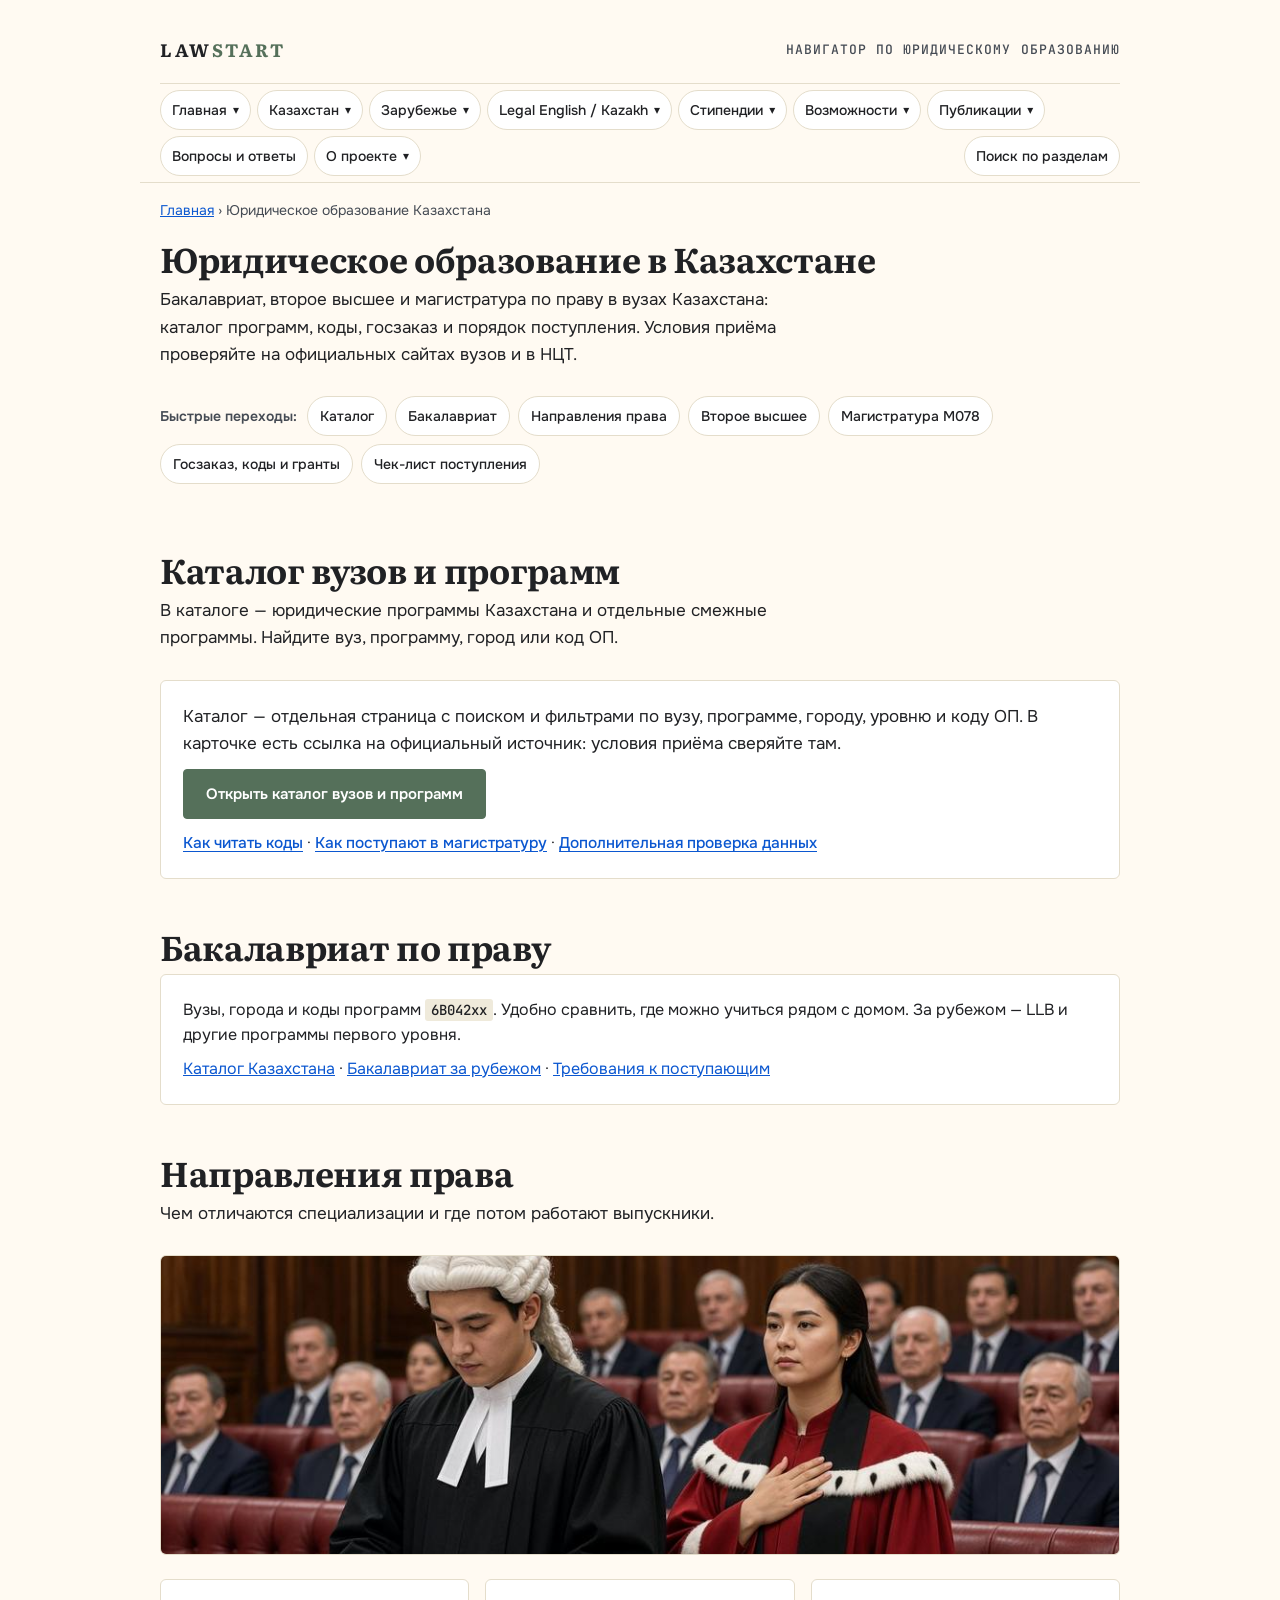
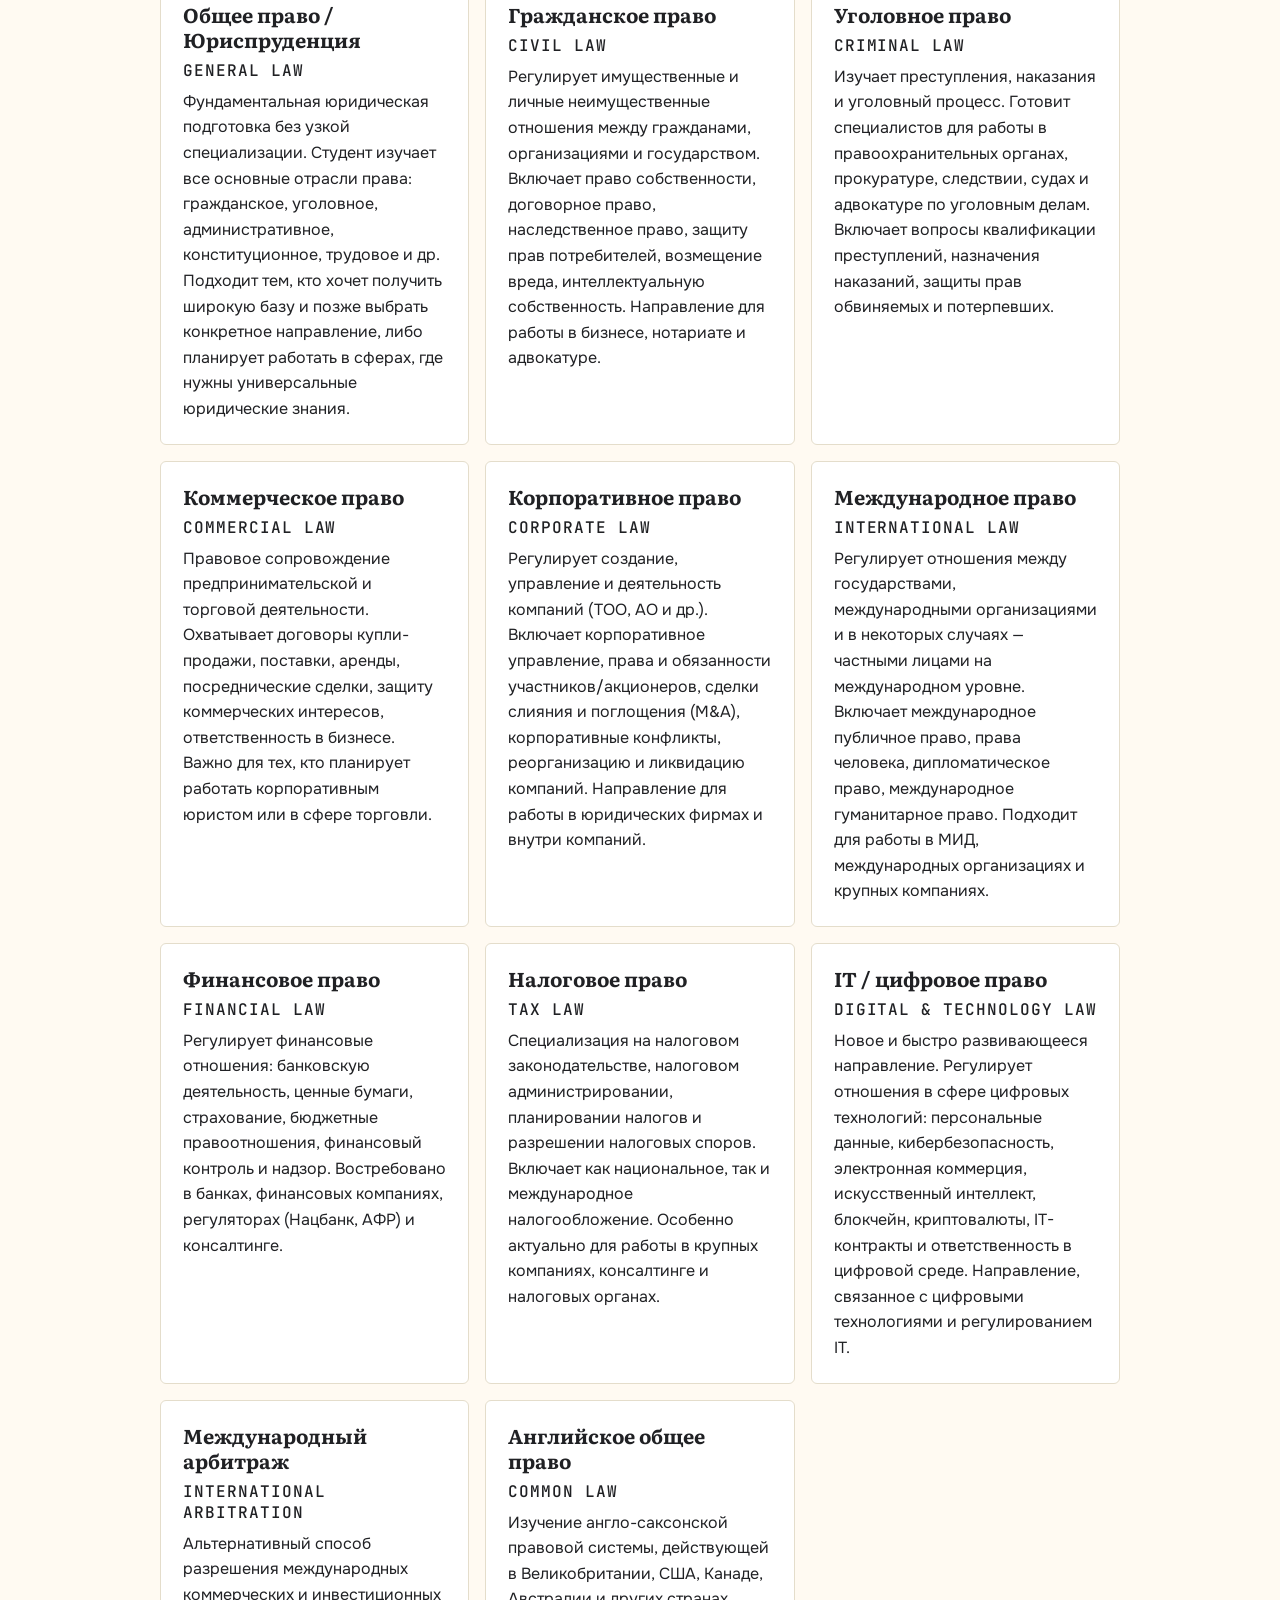
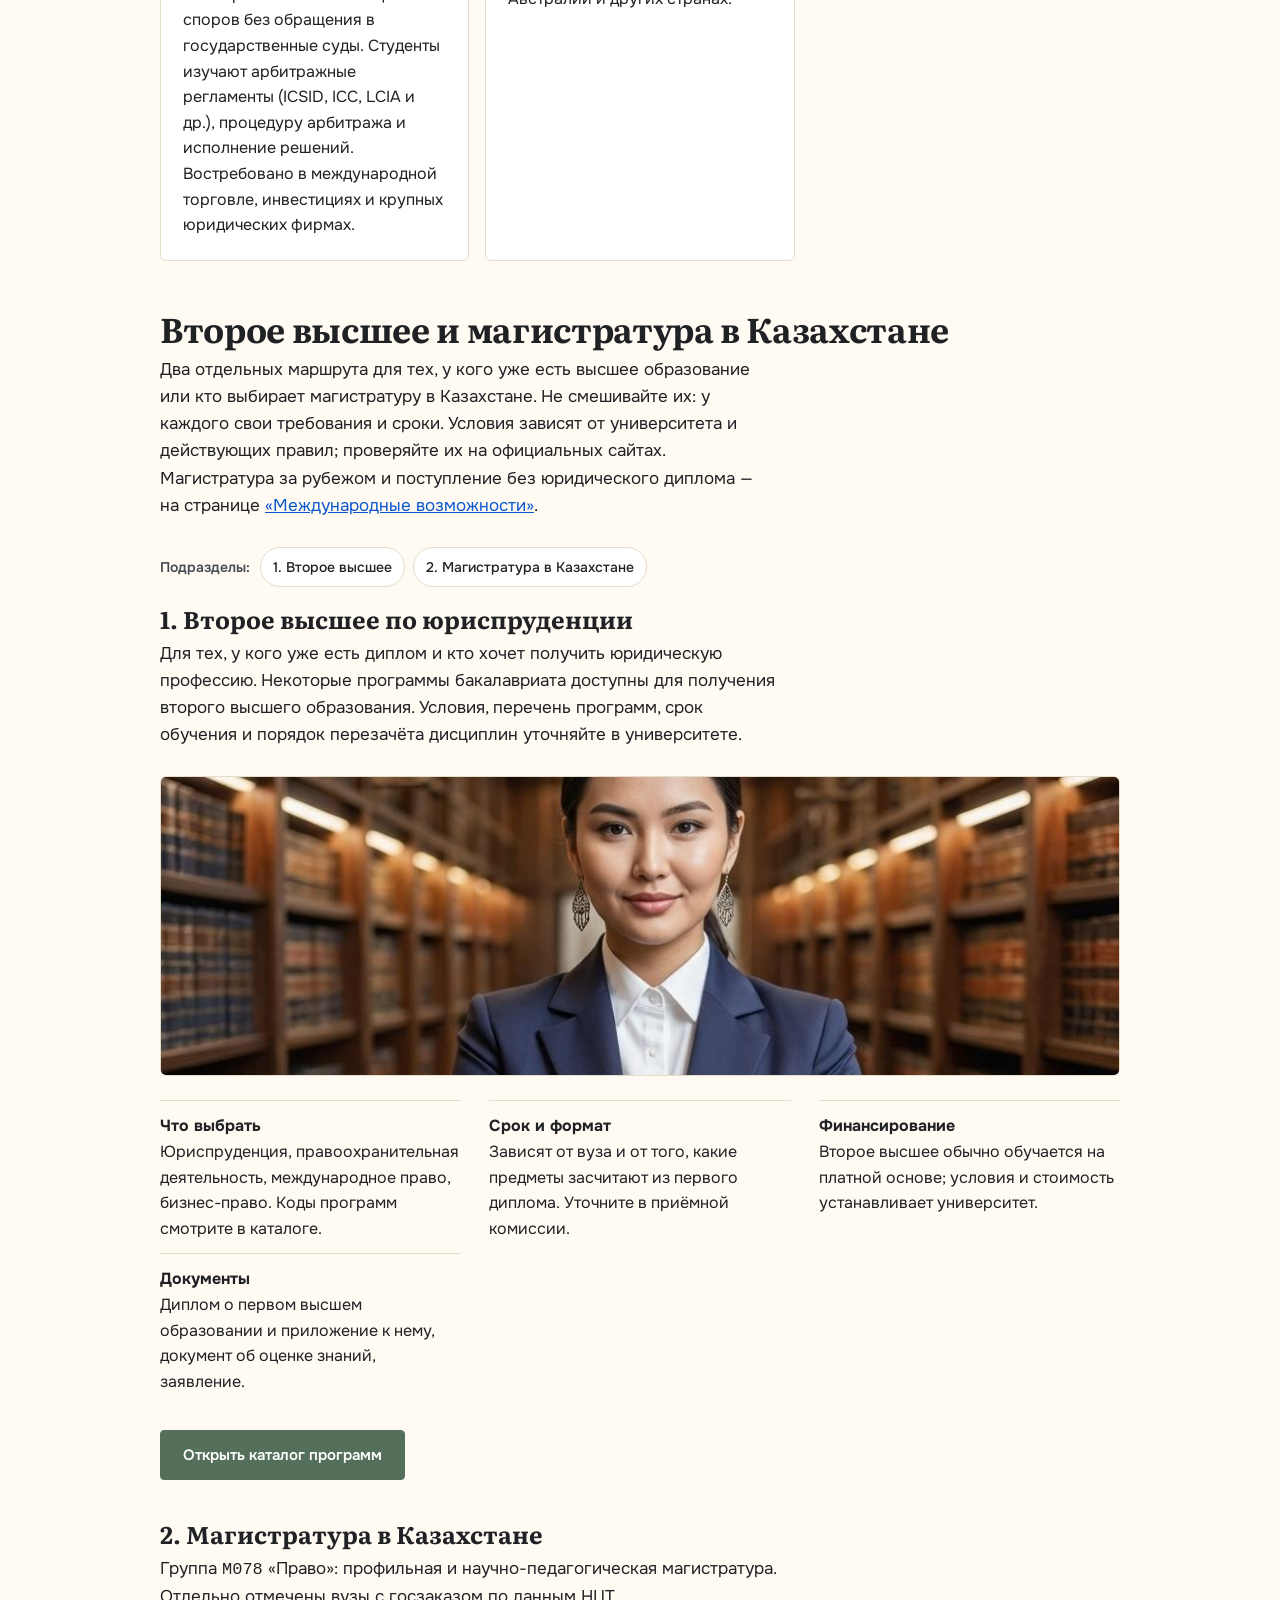
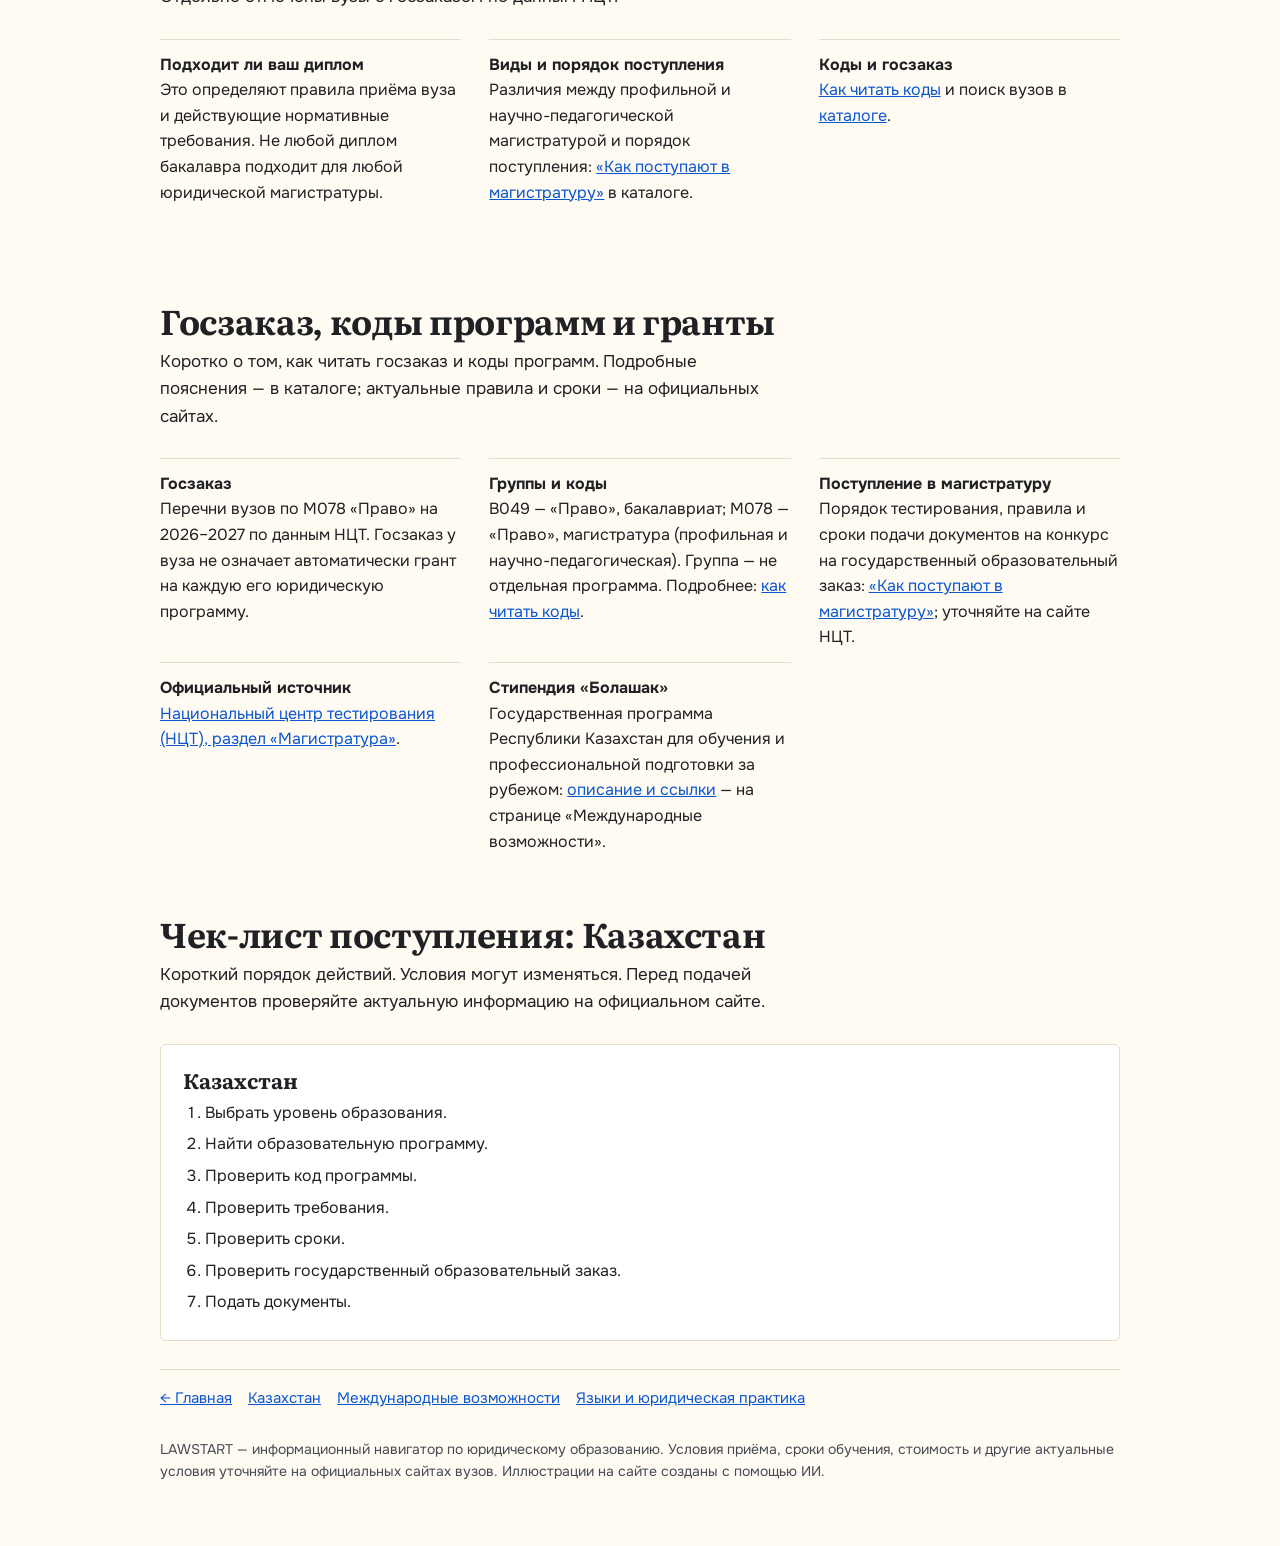
<file: kazakhstan.html>
<!doctype html>
<html lang="ru">
<head>
<meta charset="utf-8">
<meta name="viewport" content="width=device-width,initial-scale=1">
<title>Юридическое образование в Казахстане: вузы, M078, второе высшее | LAWSTART</title>
<meta name="description" content="Где учиться на юриста в Казахстане: каталог вузов и программ, бакалавриат по праву, направления права, второе высшее, магистратура M078, госзаказ и коды программ. Условия приёма проверяйте на сайтах вузов и в НЦТ.">
<link rel="canonical" href="https://lawstartkz.github.io/kazakhstan.html">
<link rel="icon" href="favicon.svg" type="image/svg+xml">
<meta property="og:type" content="website">
<meta property="og:locale" content="ru_RU">
<meta property="og:site_name" content="LAWSTART">
<meta property="og:title" content="Юридическое образование в Казахстане: вузы, M078, второе высшее | LAWSTART">
<meta property="og:description" content="Где учиться на юриста в Казахстане: каталог вузов и программ, бакалавриат по праву, направления права, второе высшее, магистратура M078, госзаказ и коды программ. Условия приёма проверяйте на сайтах вузов и в НЦТ.">
<meta property="og:url" content="https://lawstartkz.github.io/kazakhstan.html">
<meta property="og:image" content="https://lawstartkz.github.io/og.jpg">
<meta property="og:image:alt" content="LAWSTART — навигатор по юридическому образованию">
<meta property="og:image:width" content="1200">
<meta property="og:image:height" content="630">
<meta name="twitter:card" content="summary_large_image">
<meta name="twitter:title" content="Юридическое образование в Казахстане: вузы, M078, второе высшее | LAWSTART">
<meta name="twitter:description" content="Где учиться на юриста в Казахстане: каталог вузов и программ, бакалавриат по праву, направления права, второе высшее, магистратура M078, госзаказ и коды программ. Условия приёма проверяйте на сайтах вузов и в НЦТ.">
<meta name="twitter:image" content="https://lawstartkz.github.io/og.jpg">
<script type="application/ld+json">{"@context": "https://schema.org", "@type": "BreadcrumbList", "itemListElement": [{"@type": "ListItem", "position": 1, "name": "LAWSTART", "item": "https://lawstartkz.github.io/"}, {"@type": "ListItem", "position": 2, "name": "Юридическое образование Казахстана", "item": "https://lawstartkz.github.io/kazakhstan.html"}]}</script>
<link rel="stylesheet" href="https://fonts.googleapis.com/css2?family=Literata:opsz,wght@7..72,500;7..72,700&family=Onest:wght@400;500;600;700&family=JetBrains+Mono:wght@500&display=swap">
<link rel="stylesheet" href="lawstart.css">
</head><body>
<a class="skip" href="#main">К содержимому</a>
<div class="wrap">
  <header class="top">
    <div class="logo"><a href="index.html" aria-label="LAWSTART — на главную">LAW<i>START</i></a></div>
    <div class="tag">Навигатор по юридическому образованию</div>
  </header>
  <nav class="mm" id="main-menu" aria-label="Главное меню: разделы сайта"><div class="mm-bar"><button type="button" class="mm-toggle" id="mm-toggle" aria-expanded="false" aria-controls="mm-list">Меню</button><a class="mm-all" href="index.html#sitemap">Все разделы</a></div><ul class="mm-list" id="mm-list"><li class="mm-g mm-main"><button type="button" class="mm-gb" aria-expanded="false" aria-controls="mm-p1"><span class="mm-f">Главная / LAWSTART INDEX</span><span class="mm-s" aria-hidden="true">Главная</span></button><ul class="mm-panel" id="mm-p1" hidden><li><a href="index.html">Главная страница</a></li><li><a href="index.html#test">Пройти LAWSTART INDEX (8 вопросов)</a></li><li><a href="index.html#routes">Выбрать маршрут по ситуации</a></li><li><a href="index.html#directions">Четыре направления LAWSTART</a></li><li><a href="index.html#how">Как это работает</a></li></ul></li><li class="mm-g mm-main"><button type="button" class="mm-gb" aria-expanded="false" aria-controls="mm-p2"><span class="mm-f">Юридическое образование Казахстана</span><span class="mm-s" aria-hidden="true">Казахстан</span></button><ul class="mm-panel" id="mm-p2" hidden><li><a href="#main" aria-current="page">Обзор: Казахстан</a></li><li><a href="catalog.html#catalog">Каталог вузов и программ</a></li><li><a href="catalog.html#nav-catalog-check">Проверка данных каталога</a></li><li><a href="catalog.html#nav-codes">Госзаказ, группы и коды программ</a></li><li><a href="#nav-d-ba">Бакалавриат по праву</a></li><li><a href="#fields">Направления права</a></li><li><a href="#second">Второе высшее</a></li><li><a href="#route-master-kz">Магистратура M078</a></li><li><a href="catalog.html#nav-master">Как поступают в магистратуру</a></li><li><a href="#kz-grants">Госзаказ, коды и гранты</a></li><li><a href="#checklist">Чек-лист поступления</a></li></ul></li><li class="mm-g mm-main"><button type="button" class="mm-gb" aria-expanded="false" aria-controls="mm-p3"><span class="mm-f">Международные возможности</span><span class="mm-s" aria-hidden="true">Зарубежье</span></button><ul class="mm-panel" id="mm-p3" hidden><li><a href="international.html">Обзор: зарубежное образование</a></li><li><a href="international.html#abroad">Университеты и страны</a></li><li><a href="international.html#nav-ab-uk">Великобритания</a></li><li><a href="international.html#nav-ab-eu">Европа</a></li><li><a href="international.html#nav-ab-usca">США и Канада</a></li><li><a href="international.html#nav-ab-sg">Сингапур, Япония, Южная Корея</a></li><li><a href="international.html#nav-ab-au">Австралия</a></li><li><a href="international.html#nav-ab-nz">Новая Зеландия</a></li><li><a href="international.html#nav-ab-req">Требования и документы</a></li><li><a href="international.html#us-canada">JD, LSAT и LL.M. в США и Канаде</a></li><li><a href="international.html#route-master-abroad">Магистратура за рубежом: LL.M., MA</a></li><li><a href="international.html#no-law-degree">Поступление без юридического диплома</a></li><li><a href="international.html#ielts-toefl">IELTS и TOEFL</a></li><li><a href="international.html#lsat">LSAT</a></li><li><a href="international.html#ml-types">Мотивационные письма</a></li><li><a href="international.html#admissions-strategy">Стратегия профиля</a></li><li><a href="international.html#checklist-abroad">Чек-лист: зарубежный университет</a></li></ul></li><li class="mm-g mm-main"><button type="button" class="mm-gb" aria-expanded="false" aria-controls="mm-p4"><span class="mm-f">Языки и юридическая практика</span><span class="mm-s" aria-hidden="true">Legal English / Kazakh</span></button><ul class="mm-panel" id="mm-p4" hidden><li><a href="languages.html">Обзор: языковой портал</a></li><li><a href="legal-english.html#le-course">Legal English: курс по уровням</a></li><li><a href="legal-english.html#le-dict">Словарь Legal English</a></li><li><a href="legal-english.html#le-terms">Юридическая терминология</a></li><li><a href="legal-english.html#le-contract">Язык договоров</a></li><li><a href="legal-english.html#le-corr">Юридическая переписка</a></li><li><a href="legal-english.html#le-free">Бесплатные словари и источники</a></li><li><a href="legal-english.html#le-courses">Курсы и кино</a></li><li><a href="languages.html#legal-kazakh">Legal Kazakh: обзор</a></li><li><a href="languages.html#lk-terms">Казахско-русская терминология</a></li><li><a href="languages.html#lk-res">Ресурсы и источники Legal Kazakh</a></li><li><a href="languages.html#lk-tasks">Практические задания Legal Kazakh</a></li></ul></li><li class="mm-g"><button type="button" class="mm-gb" aria-expanded="false" aria-controls="mm-p5"><span class="mm-f">Стипендии и гранты</span><span class="mm-s" aria-hidden="true">Стипендии</span></button><ul class="mm-panel" id="mm-p5" hidden><li><a href="international.html#funding">Обзор и как читать описания</a></li><li><a href="international.html#nav-fu-bolashak">Болашак</a></li><li><a href="international.html#nav-fu-us">Стипендии США</a></li><li><a href="international.html#nav-fu-uk">Стипендии Великобритании</a></li><li><a href="international.html#nav-fu-eu">Стипендии Европы</a></li><li><a href="international.html#nav-fu-mext">MEXT (Япония)</a></li><li><a href="international.html#nl-sh">Stipendium Hungaricum</a></li></ul></li><li class="mm-g"><button type="button" class="mm-gb" aria-expanded="false" aria-controls="mm-p6"><span class="mm-f">Стажировки, конкурсы и обмены</span><span class="mm-s" aria-hidden="true">Возможности</span></button><ul class="mm-panel" id="mm-p6" hidden><li><a href="international.html#opportunities">Обзор возможностей</a></li><li><a href="international.html#career-experience">Практика и стажировки</a></li><li><a href="international.html#leadership">Лидерские программы</a></li><li><a href="international.html#kectil">Kectil 2027</a></li><li><a href="international.html#nav-o-jessup">Moot courts (Jessup)</a></li><li><a href="international.html#nav-o-freemover">Обмены: Free Mover, IREX, BridgeUSA</a></li></ul></li><li class="mm-g"><button type="button" class="mm-gb" aria-expanded="false" aria-controls="mm-p7"><span class="mm-f">Бесплатные публикации и исследования</span><span class="mm-s" aria-hidden="true">Публикации</span></button><ul class="mm-panel" id="mm-p7" hidden><li><a href="international.html#publications">Обзор раздела</a></li><li><a href="international.html#pub-for">Для кого</a></li><li><a href="international.html#pub-learn">A. Бесплатное изучение права</a></li><li><a href="international.html#pub-journals">B. Научные журналы и публикации</a></li><li><a href="international.html#pub-research">C. Исследовательские программы</a></li><li><a href="international.html#pub-how">Как подготовить статью</a></li></ul></li><li class="mm-g"><a class="mm-dl" href="index.html#community">Вопросы и ответы</a></li><li class="mm-g"><button type="button" class="mm-gb" aria-expanded="false" aria-controls="mm-p8"><span class="mm-f">О проекте и контакты</span><span class="mm-s" aria-hidden="true">О проекте</span></button><ul class="mm-panel" id="mm-p8" hidden><li><a href="index.html#about">О проекте</a></li><li><a href="index.html#nav-about-method">Методология</a></li><li><a href="index.html#nav-about-limits">Ограничения данных</a></li><li><a href="index.html#sources">Источники и ограничения</a></li><li><a href="index.html#faq">Частые вопросы (FAQ)</a></li><li><a href="index.html#cooperation">Реклама и сотрудничество</a></li><li><a href="index.html#coop-contact">Как связаться</a></li></ul></li><li class="mm-g mm-srch"><a href="index.html#sitemap-search">Поиск по разделам</a></li></ul></nav>
  <main id="main" tabindex="-1">
  <nav class="crumbs" aria-label="Путь по сайту"><a href="index.html">Главная</a> › Юридическое образование Казахстана</nav>
  
  <h1 class="sec">Юридическое образование в Казахстане</h1>
  <p class="sub">Бакалавриат, второе высшее и магистратура по праву в вузах Казахстана: каталог программ, коды, госзаказ и порядок поступления. Условия приёма проверяйте на официальных сайтах вузов и в НЦТ.</p>
  <nav class="qj" aria-label="Быстрые переходы: Казахстан"><span class="qj-l">Быстрые переходы:</span><a href="#kz-catalog">Каталог</a><a href="#route-ba">Бакалавриат</a><a href="#fields">Направления права</a><a href="#second">Второе высшее</a><a href="#route-master-kz">Магистратура M078</a><a href="#kz-grants">Госзаказ, коды и гранты</a><a href="#checklist">Чек-лист поступления</a></nav>

  <section id="kz-catalog">
    <h2 class="sec">Каталог вузов и программ</h2>
    <p class="sub">В каталоге — юридические программы Казахстана и отдельные смежные программы. Найдите вуз, программу, город или код ОП.</p>
    <div class="rc"><p style="margin:0 0 12px">Каталог — отдельная страница с поиском и фильтрами по вузу, программе, городу, уровню и коду ОП. В карточке есть ссылка на официальный источник: условия приёма сверяйте там.</p>
    <div class="cta" style="margin:0 0 12px"><a class="btn main" href="catalog.html">Открыть каталог вузов и программ</a></div>
    <p class="lk" style="margin:0"><a href="catalog.html#nav-codes">Как читать коды</a> · <a href="catalog.html#nav-master">Как поступают в магистратуру</a> · <a href="catalog.html#nav-catalog-check">Дополнительная проверка данных</a></p></div>
  </section>

  <section id="route-ba">
    <h2 class="sec" id="nav-d-ba">Бакалавриат по праву</h2>
    <div class="dirs"><div class="dir"><p>Вузы, города и коды программ <code>6B042xx</code>. Удобно сравнить, где можно учиться рядом с домом. За рубежом — LLB и другие программы первого уровня.</p><p class="lk"><a href="catalog.html#catalog">Каталог Казахстана</a> · <a href="international.html#nav-ab-first">Бакалавриат за рубежом</a> · <a href="international.html#nav-ab-req">Требования к поступающим</a></p></div></div>
  </section>

  <section id="fields">
    <h2 class="sec">Направления права</h2>
    <p class="sub">Чем отличаются специализации и где потом работают выпускники.</p>
<figure class="ph"><img src="lawstart-img-kazakhstan-01.jpg" alt="Заседание суда: адвокат в парике и судья в красной мантии" loading="lazy" width="1000" height="560" style="object-position:50% 30%"></figure>
    <div class="dirs">
      <div class="dir"><h3 id="nav-f-0">Общее право / Юриспруденция</h3><p class="deg2">General Law</p><p>Фундаментальная юридическая подготовка без узкой специализации. Студент изучает все основные отрасли права: гражданское, уголовное, административное, конституционное, трудовое и др. Подходит тем, кто хочет получить широкую базу и позже выбрать конкретное направление, либо планирует работать в сферах, где нужны универсальные юридические знания.</p></div>
      <div class="dir"><h3 id="nav-f-1">Гражданское право</h3><p class="deg2">Civil Law</p><p>Регулирует имущественные и личные неимущественные отношения между гражданами, организациями и государством. Включает право собственности, договорное право, наследственное право, защиту прав потребителей, возмещение вреда, интеллектуальную собственность. Направление для работы в бизнесе, нотариате и адвокатуре.</p></div>
      <div class="dir"><h3 id="nav-f-2">Уголовное право</h3><p class="deg2">Criminal Law</p><p>Изучает преступления, наказания и уголовный процесс. Готовит специалистов для работы в правоохранительных органах, прокуратуре, следствии, судах и адвокатуре по уголовным делам. Включает вопросы квалификации преступлений, назначения наказаний, защиты прав обвиняемых и потерпевших.</p></div>
      <div class="dir"><h3 id="nav-f-3">Коммерческое право</h3><p class="deg2">Commercial Law</p><p>Правовое сопровождение предпринимательской и торговой деятельности. Охватывает договоры купли-продажи, поставки, аренды, посреднические сделки, защиту коммерческих интересов, ответственность в бизнесе. Важно для тех, кто планирует работать корпоративным юристом или в сфере торговли.</p></div>
      <div class="dir"><h3 id="nav-f-4">Корпоративное право</h3><p class="deg2">Corporate Law</p><p>Регулирует создание, управление и деятельность компаний (ТОО, АО и др.). Включает корпоративное управление, права и обязанности участников/акционеров, сделки слияния и поглощения (M&amp;A), корпоративные конфликты, реорганизацию и ликвидацию компаний. Направление для работы в юридических фирмах и внутри компаний.</p></div>
      <div class="dir"><h3 id="nav-f-5">Международное право</h3><p class="deg2">International Law</p><p>Регулирует отношения между государствами, международными организациями и в некоторых случаях — частными лицами на международном уровне. Включает международное публичное право, права человека, дипломатическое право, международное гуманитарное право. Подходит для работы в МИД, международных организациях и крупных компаниях.</p></div>
      <div class="dir"><h3 id="nav-f-6">Финансовое право</h3><p class="deg2">Financial Law</p><p>Регулирует финансовые отношения: банковскую деятельность, ценные бумаги, страхование, бюджетные правоотношения, финансовый контроль и надзор. Востребовано в банках, финансовых компаниях, регуляторах (Нацбанк, АФР) и консалтинге.</p></div>
      <div class="dir"><h3 id="nav-f-7">Налоговое право</h3><p class="deg2">Tax Law</p><p>Специализация на налоговом законодательстве, налоговом администрировании, планировании налогов и разрешении налоговых споров. Включает как национальное, так и международное налогообложение. Особенно актуально для работы в крупных компаниях, консалтинге и налоговых органах.</p></div>
      <div class="dir"><h3 id="nav-f-8">IT / цифровое право</h3><p class="deg2">Digital &amp; Technology Law</p><p>Новое и быстро развивающееся направление. Регулирует отношения в сфере цифровых технологий: персональные данные, кибербезопасность, электронная коммерция, искусственный интеллект, блокчейн, криптовалюты, IT-контракты и ответственность в цифровой среде. Направление, связанное с цифровыми технологиями и регулированием IT.</p></div>
      <div class="dir"><h3 id="nav-f-9">Международный арбитраж</h3><p class="deg2">International Arbitration</p><p>Альтернативный способ разрешения международных коммерческих и инвестиционных споров без обращения в государственные суды. Студенты изучают арбитражные регламенты (ICSID, ICC, LCIA и др.), процедуру арбитража и исполнение решений. Востребовано в международной торговле, инвестициях и крупных юридических фирмах.</p></div>
      <div class="dir"><h3 id="nav-f-10">Английское общее право</h3><p class="deg2">Common Law</p><p>Изучение англо-саксонской правовой системы, действующей в Великобритании, США, Канаде, Австралии и других странах.</p></div>
    </div>
  </section>

  <section id="second-master">
    <h2 class="sec">Второе высшее и магистратура в Казахстане</h2>
    <p class="sub">Два отдельных маршрута для тех, у кого уже есть высшее образование или кто выбирает магистратуру в Казахстане. Не смешивайте их: у каждого свои требования и сроки. Условия зависят от университета и действующих правил; проверяйте их на официальных сайтах. Магистратура за рубежом и поступление без юридического диплома — на странице <a href="international.html#master-abroad">«Международные возможности»</a>.</p>
    <nav class="qj" aria-label="Быстрые переходы: второе высшее и магистратура в Казахстане"><span class="qj-l">Подразделы:</span><a href="#second">1. Второе высшее</a><a href="#route-master-kz">2. Магистратура в Казахстане</a></nav>

    <div id="route-second" style="margin-bottom:36px">
    <h3 class="sub2" id="second" style="margin-top:0">1. Второе высшее по юриспруденции</h3>
    
    <p class="sub">Для тех, у кого уже есть диплом и кто хочет получить юридическую профессию. Некоторые программы бакалавриата доступны для получения второго высшего образования. Условия, перечень программ, срок обучения и порядок перезачёта дисциплин уточняйте в университете.</p>
<figure class="ph"><img src="lawstart-img-kazakhstan-02.jpg" alt="Юрист в деловом костюме с книгой в библиотеке" loading="lazy" width="1000" height="560" style="object-position:50% 22%"></figure>
    <ul class="chk" style="margin-top:0">
      <li><b>Что выбрать</b><span>Юриспруденция, правоохранительная деятельность, международное право, бизнес-право. Коды программ смотрите в каталоге.</span></li>
      <li><b>Срок и формат</b><span>Зависят от вуза и от того, какие предметы засчитают из первого диплома. Уточните в приёмной комиссии.</span></li>
      <li><b>Финансирование</b><span>Второе высшее обычно обучается на платной основе; условия и стоимость устанавливает университет.</span></li>
      <li><b>Документы</b><span>Диплом о первом высшем образовании и приложение к нему, документ об оценке знаний, заявление.</span></li>
    </ul>
    <div class="cta" style="margin-top:24px"><a class="btn main" href="catalog.html#catalog">Открыть каталог программ</a></div>
  
    </div>

    <div id="route-master-kz" style="margin-bottom:36px">
    <h3 class="sub2" id="sm-master-kz">2. Магистратура в Казахстане</h3>
    <p class="sub">Группа <code>M078</code> «Право»: профильная и научно-педагогическая магистратура. Отдельно отмечены вузы с госзаказом по данным НЦТ.</p>
    <ul class="chk" style="margin-top:0">
      <li><b>Подходит ли ваш диплом</b><span>Это определяют правила приёма вуза и действующие нормативные требования. Не любой диплом бакалавра подходит для любой юридической магистратуры.</span></li>
      <li><b>Виды и порядок поступления</b><span>Различия между профильной и научно-педагогической магистратурой и порядок поступления: <a href="catalog.html#nav-master">«Как поступают в магистратуру»</a> в каталоге.</span></li>
      <li><b>Коды и госзаказ</b><span><a href="catalog.html#nav-codes">Как читать коды</a> и поиск вузов в <a href="catalog.html#catalog">каталоге</a>.</span></li></ul>
    </div>
  </section>

  <section id="kz-grants">
    <h2 class="sec">Госзаказ, коды программ и гранты</h2>
    <p class="sub">Коротко о том, как читать госзаказ и коды программ. Подробные пояснения — в каталоге; актуальные правила и сроки — на официальных сайтах.</p>
    <ul class="chk" style="margin-top:0">
      <li><b>Госзаказ</b><span>Перечни вузов по M078 «Право» на 2026–2027 по данным НЦТ. Госзаказ у вуза не означает автоматически грант на каждую его юридическую программу.</span></li>
      <li><b>Группы и коды</b><span>B049 — «Право», бакалавриат; M078 — «Право», магистратура (профильная и научно-педагогическая). Группа — не отдельная программа. Подробнее: <a href="catalog.html#nav-codes">как читать коды</a>.</span></li>
      <li><b>Поступление в магистратуру</b><span>Порядок тестирования, правила и сроки подачи документов на конкурс на государственный образовательный заказ: <a href="catalog.html#nav-master">«Как поступают в магистратуру»</a>; уточняйте на сайте НЦТ.</span></li>
      <li><b>Официальный источник</b><span><a href="https://testcenter.kz/?page_id=15640&amp;lang=ru" target="_blank" rel="noopener noreferrer">Национальный центр тестирования (НЦТ), раздел «Магистратура»</a>.</span></li>
      <li><b>Стипендия «Болашак»</b><span>Государственная программа Республики Казахстан для обучения и профессиональной подготовки за рубежом: <a href="international.html#nav-fu-bolashak">описание и ссылки</a> — на странице «Международные возможности».</span></li>
    </ul>
  </section>

  <section id="checklist">
    <h2 class="sec">Чек-лист поступления: Казахстан</h2>
    <p class="sub">Короткий порядок действий. Условия могут изменяться. Перед подачей документов проверяйте актуальную информацию на официальном сайте.</p>
    <div class="reg"><div class="rc"><h3>Казахстан</h3><ol class="plain" style="padding-left:22px"><li>Выбрать уровень образования.</li><li>Найти образовательную программу.</li><li>Проверить код программы.</li><li>Проверить требования.</li><li>Проверить сроки.</li><li>Проверить государственный образовательный заказ.</li><li>Подать документы.</li></ol></div></div>
  </section>
  <p class="pages-nav"><a href="index.html">← Главная</a><a href="kazakhstan.html">Казахстан</a><a href="international.html">Международные возможности</a><a href="languages.html">Языки и юридическая практика</a></p>
  </main>
  <footer>LAWSTART — информационный навигатор по юридическому образованию. Условия приёма, сроки обучения, стоимость и другие актуальные условия уточняйте на официальных сайтах вузов. Иллюстрации на сайте созданы с помощью ИИ.</footer>
</div>
<button type="button" class="totop" id="totop" aria-label="К главному меню" hidden>↑ К ГЛАВНОМУ МЕНЮ</button>
<script src="lawstart-nav.js"></script>
<!-- Cloudflare Web Analytics --><script type="module" src="https://static.cloudflareinsights.com/beacon.min.js" data-cf-beacon='{"token":"e0ff798a6056429d980021d98a8d6578"}'></script><!-- End Cloudflare Web Analytics -->
</body>
</html>
</file>
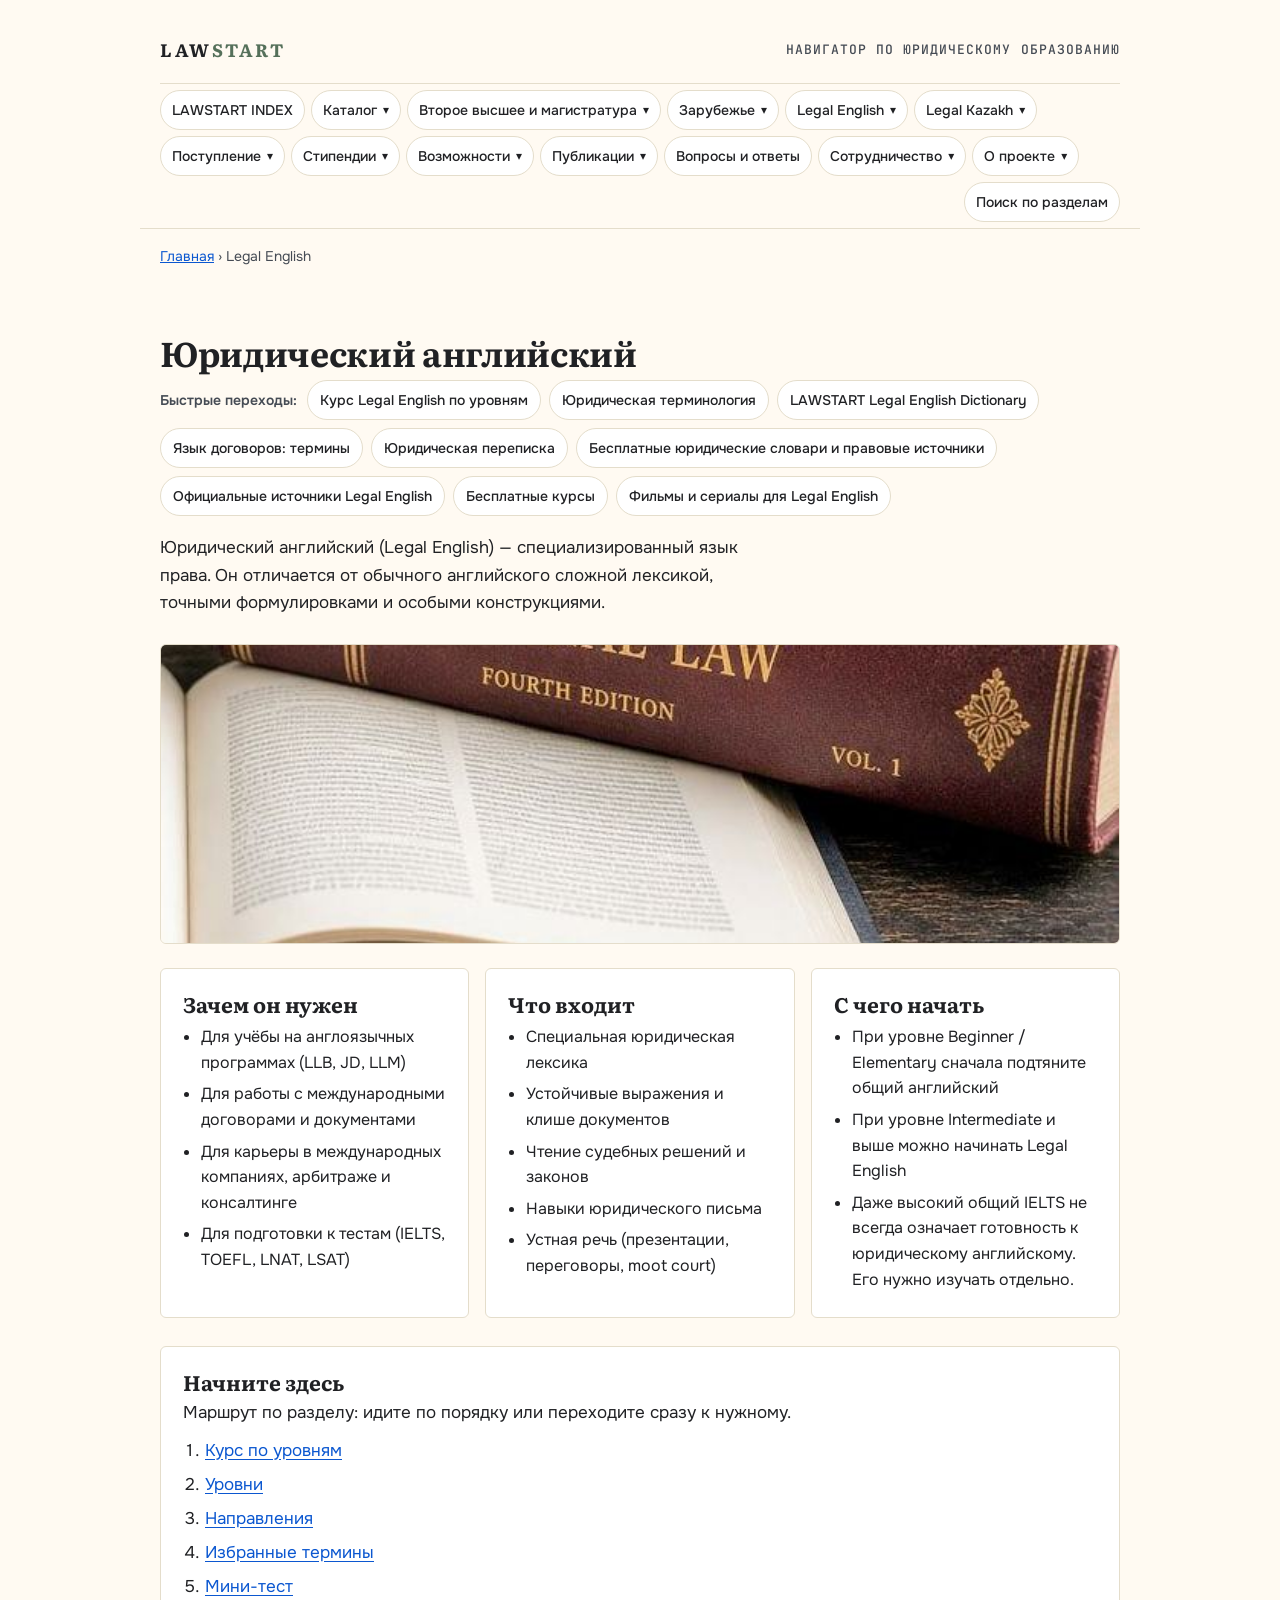
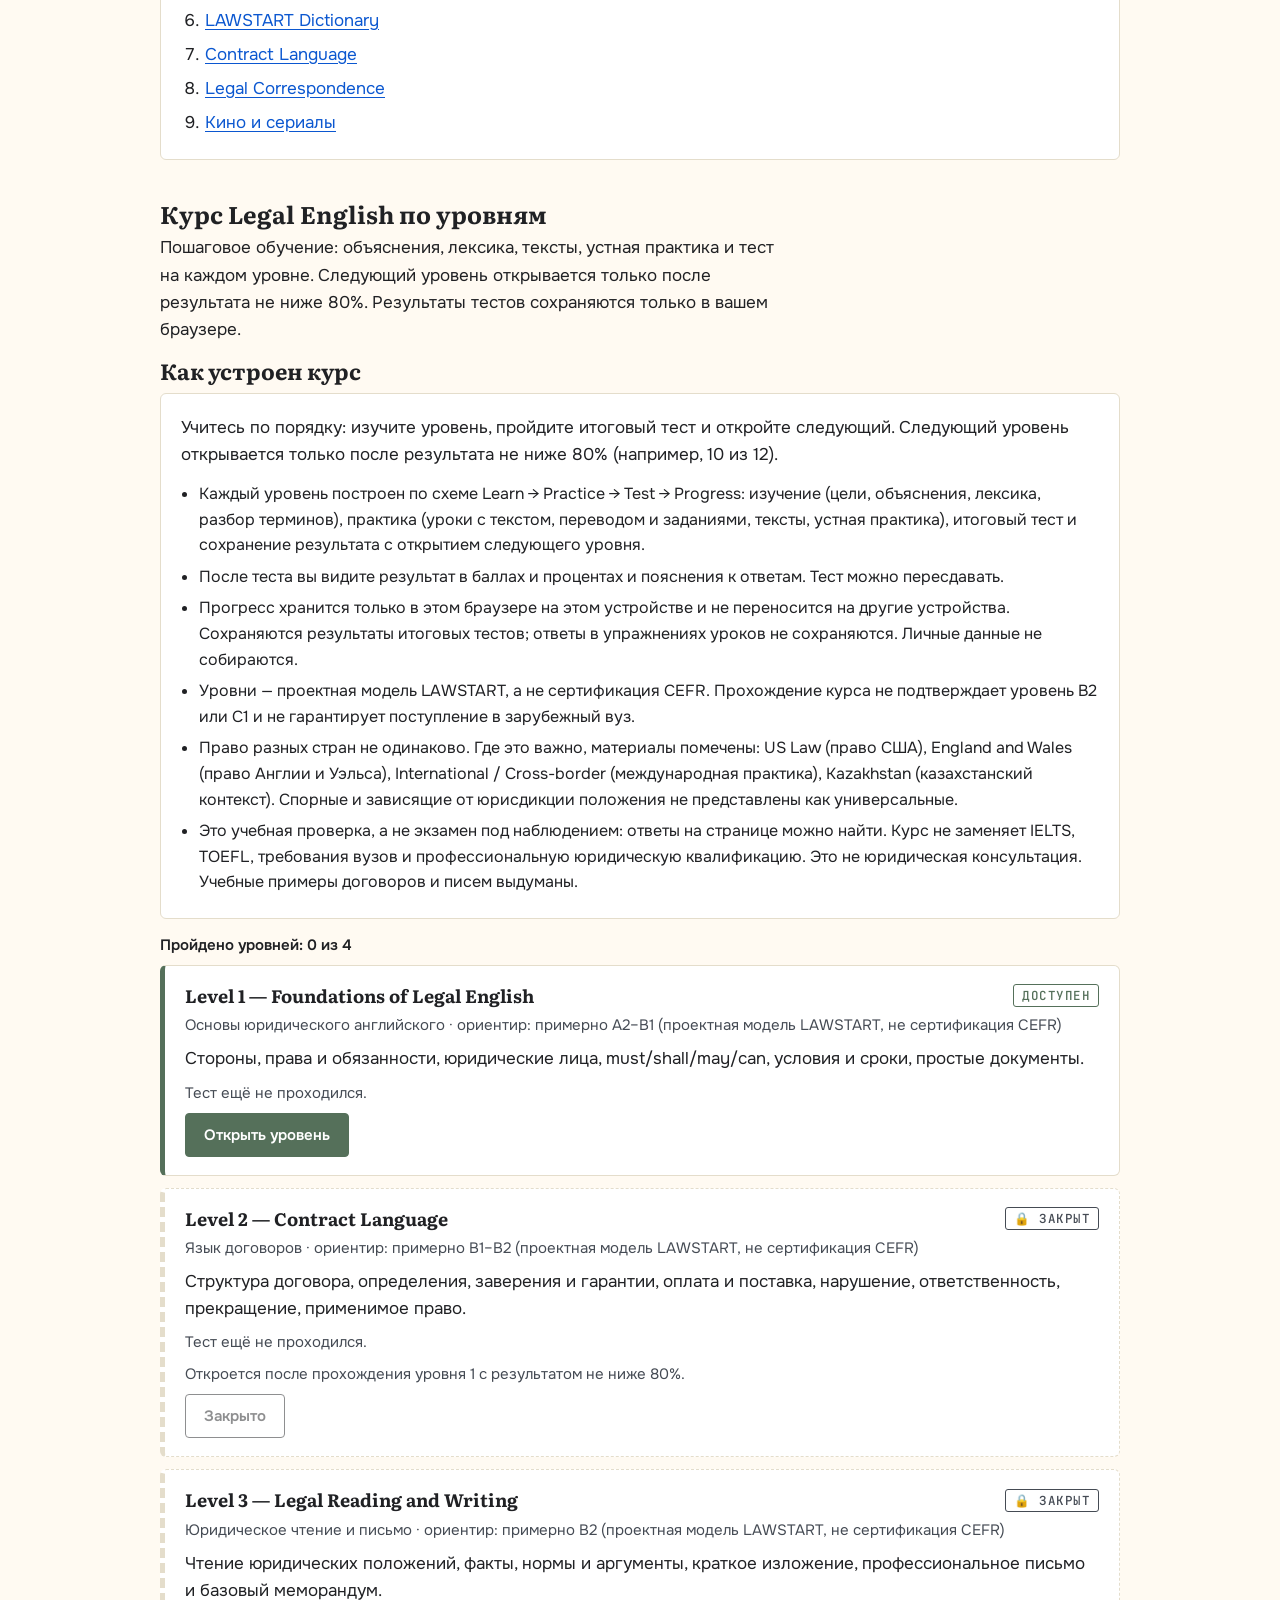
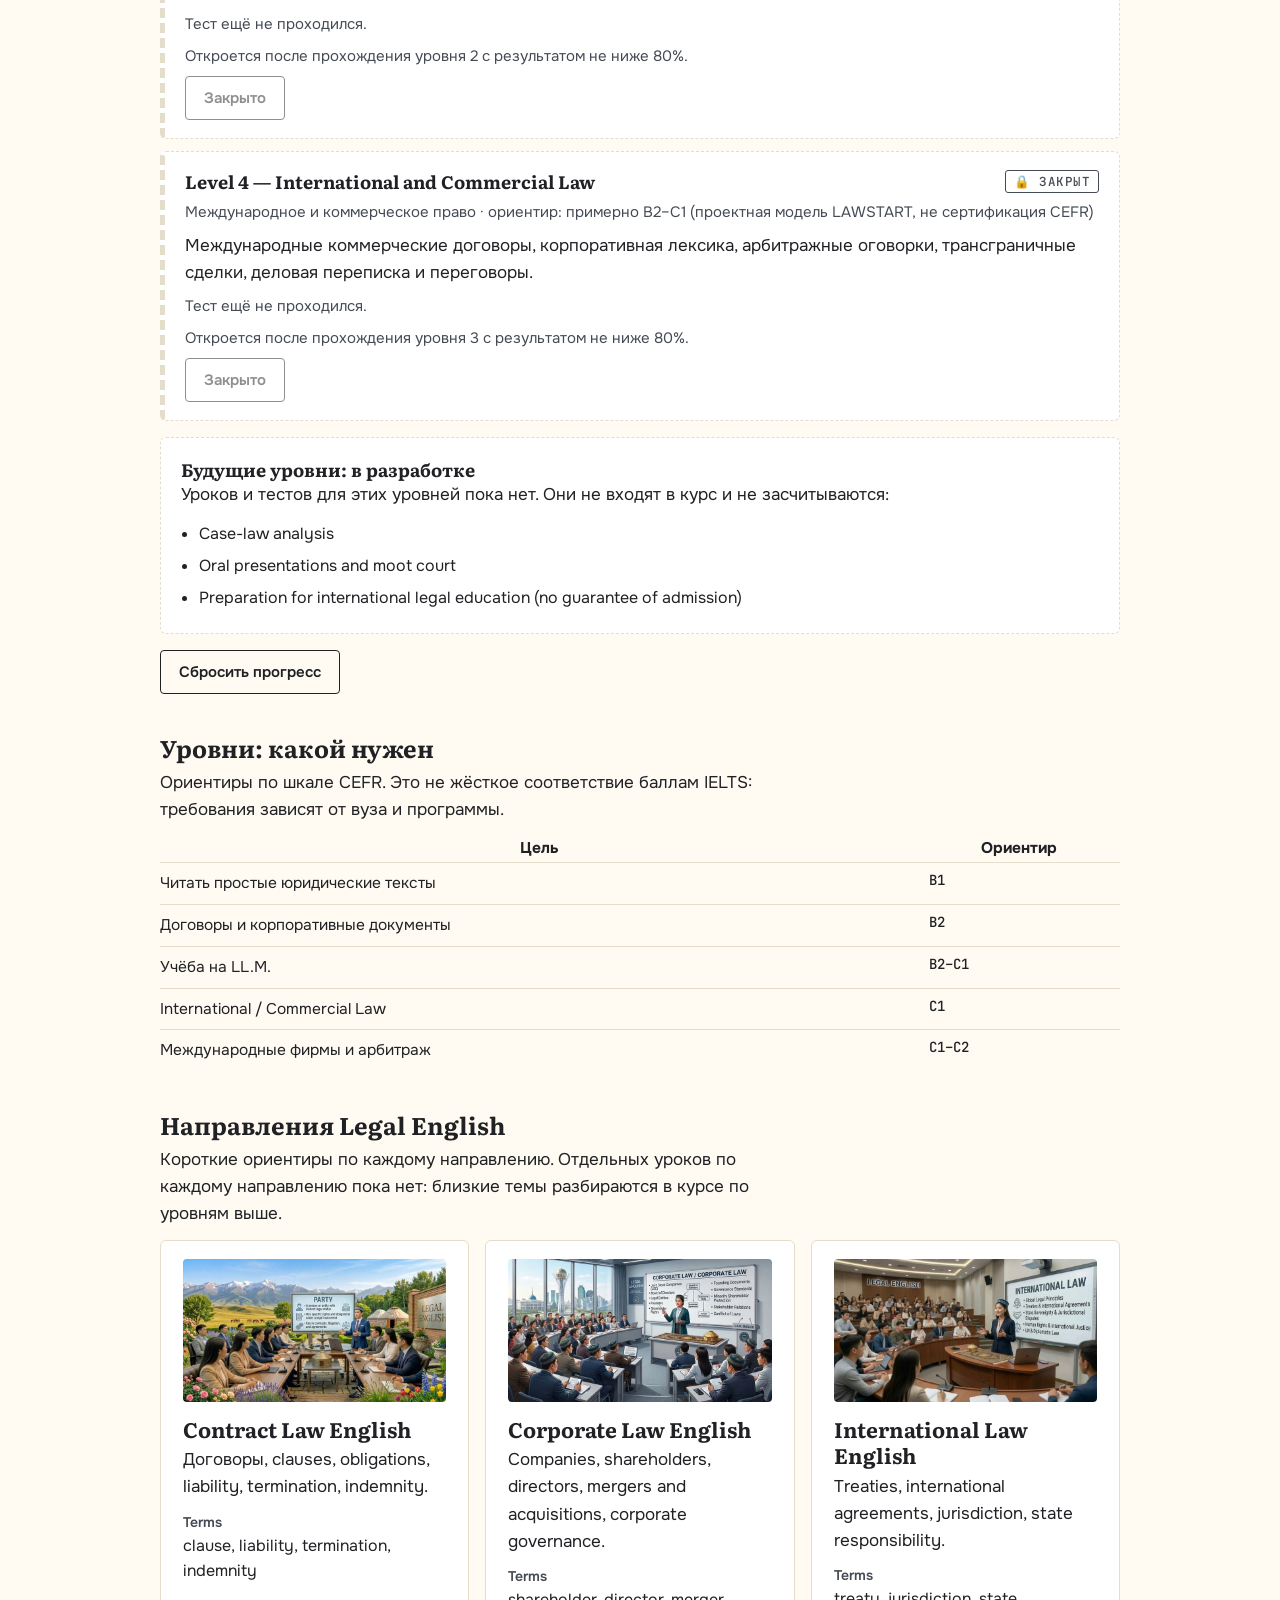
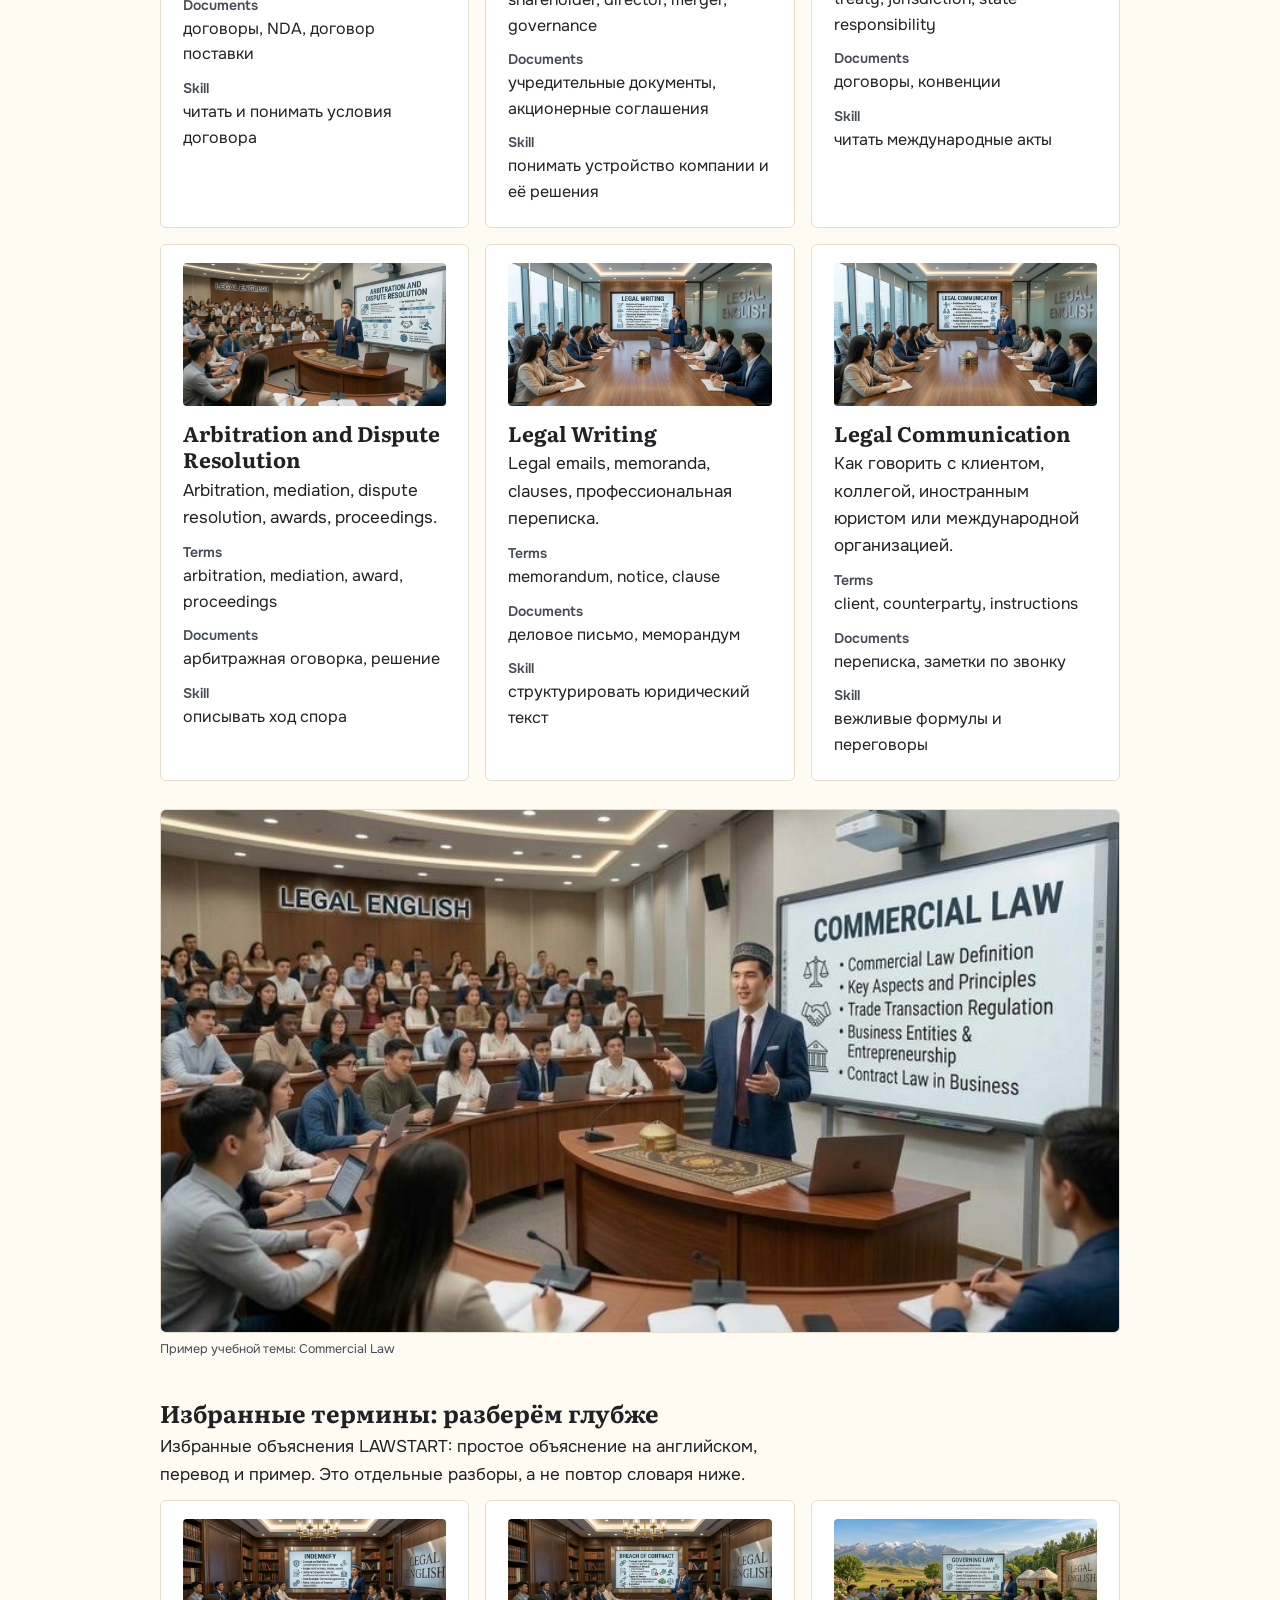
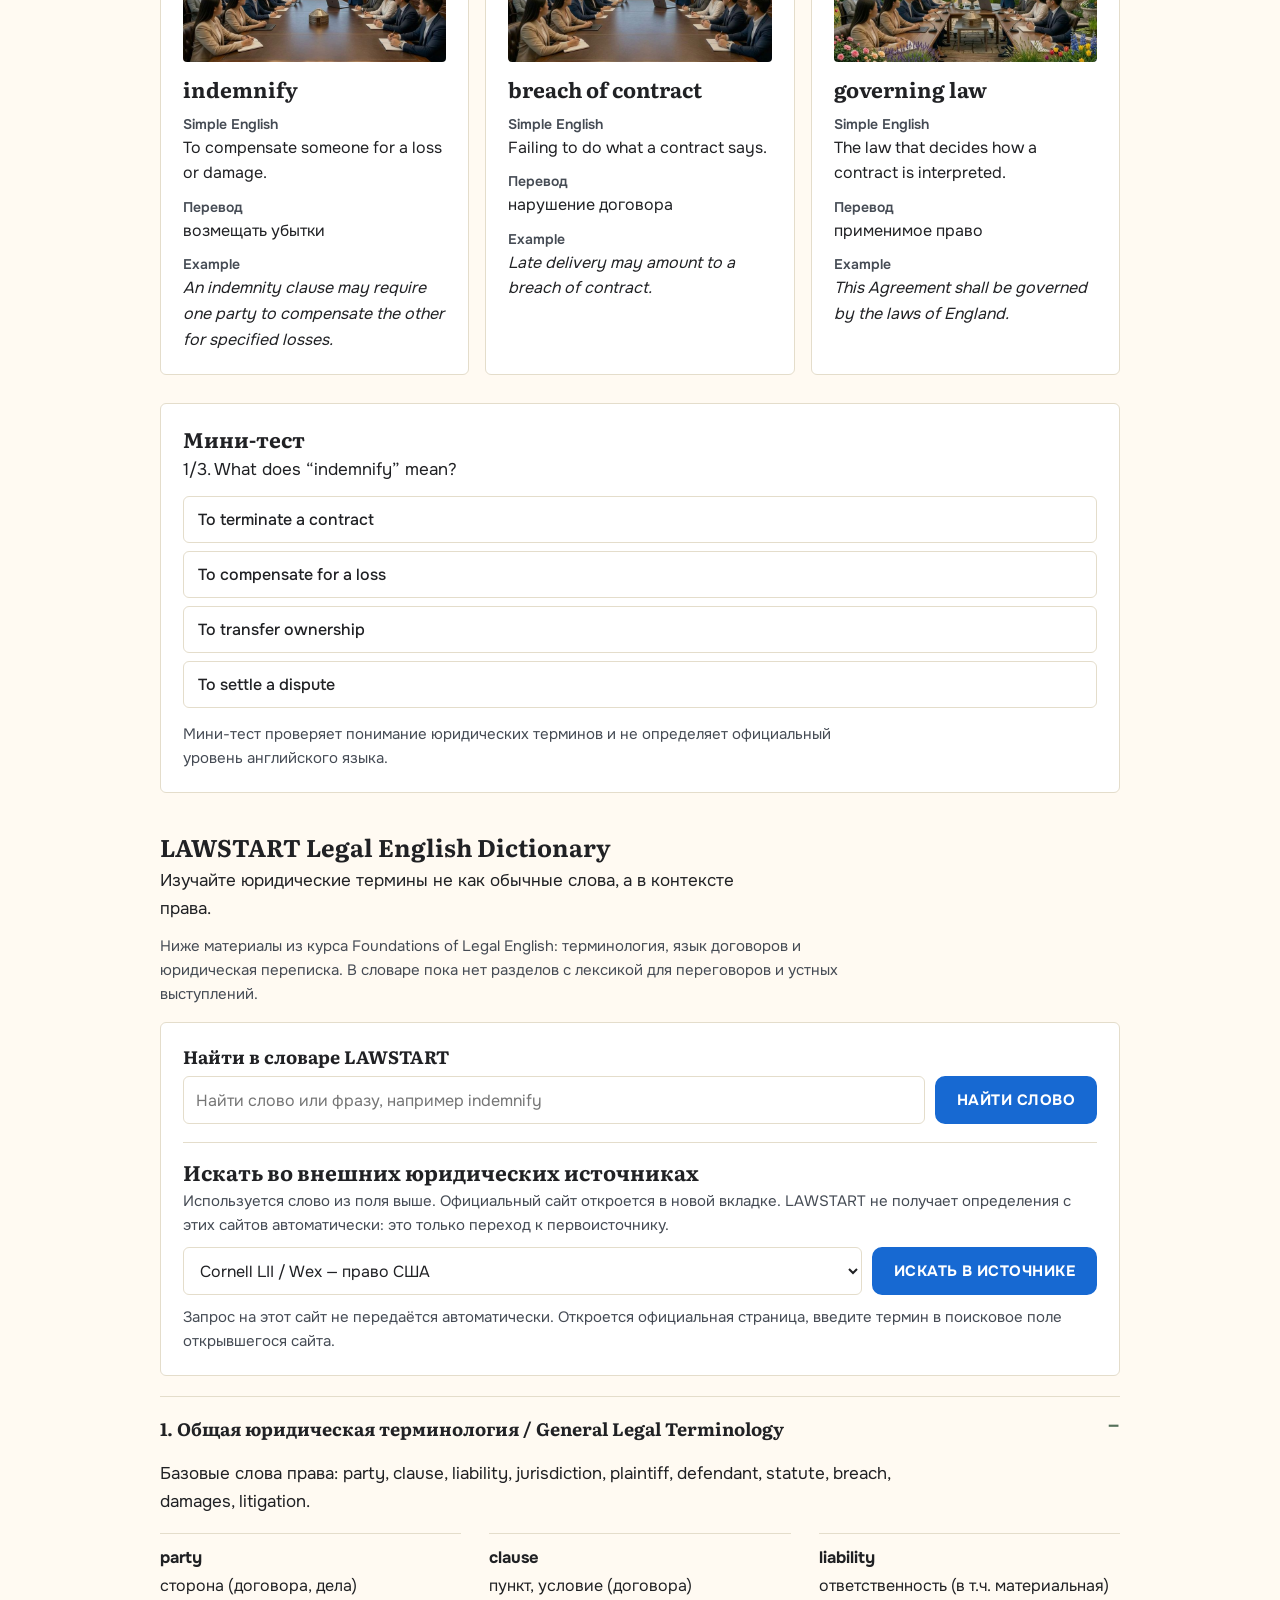
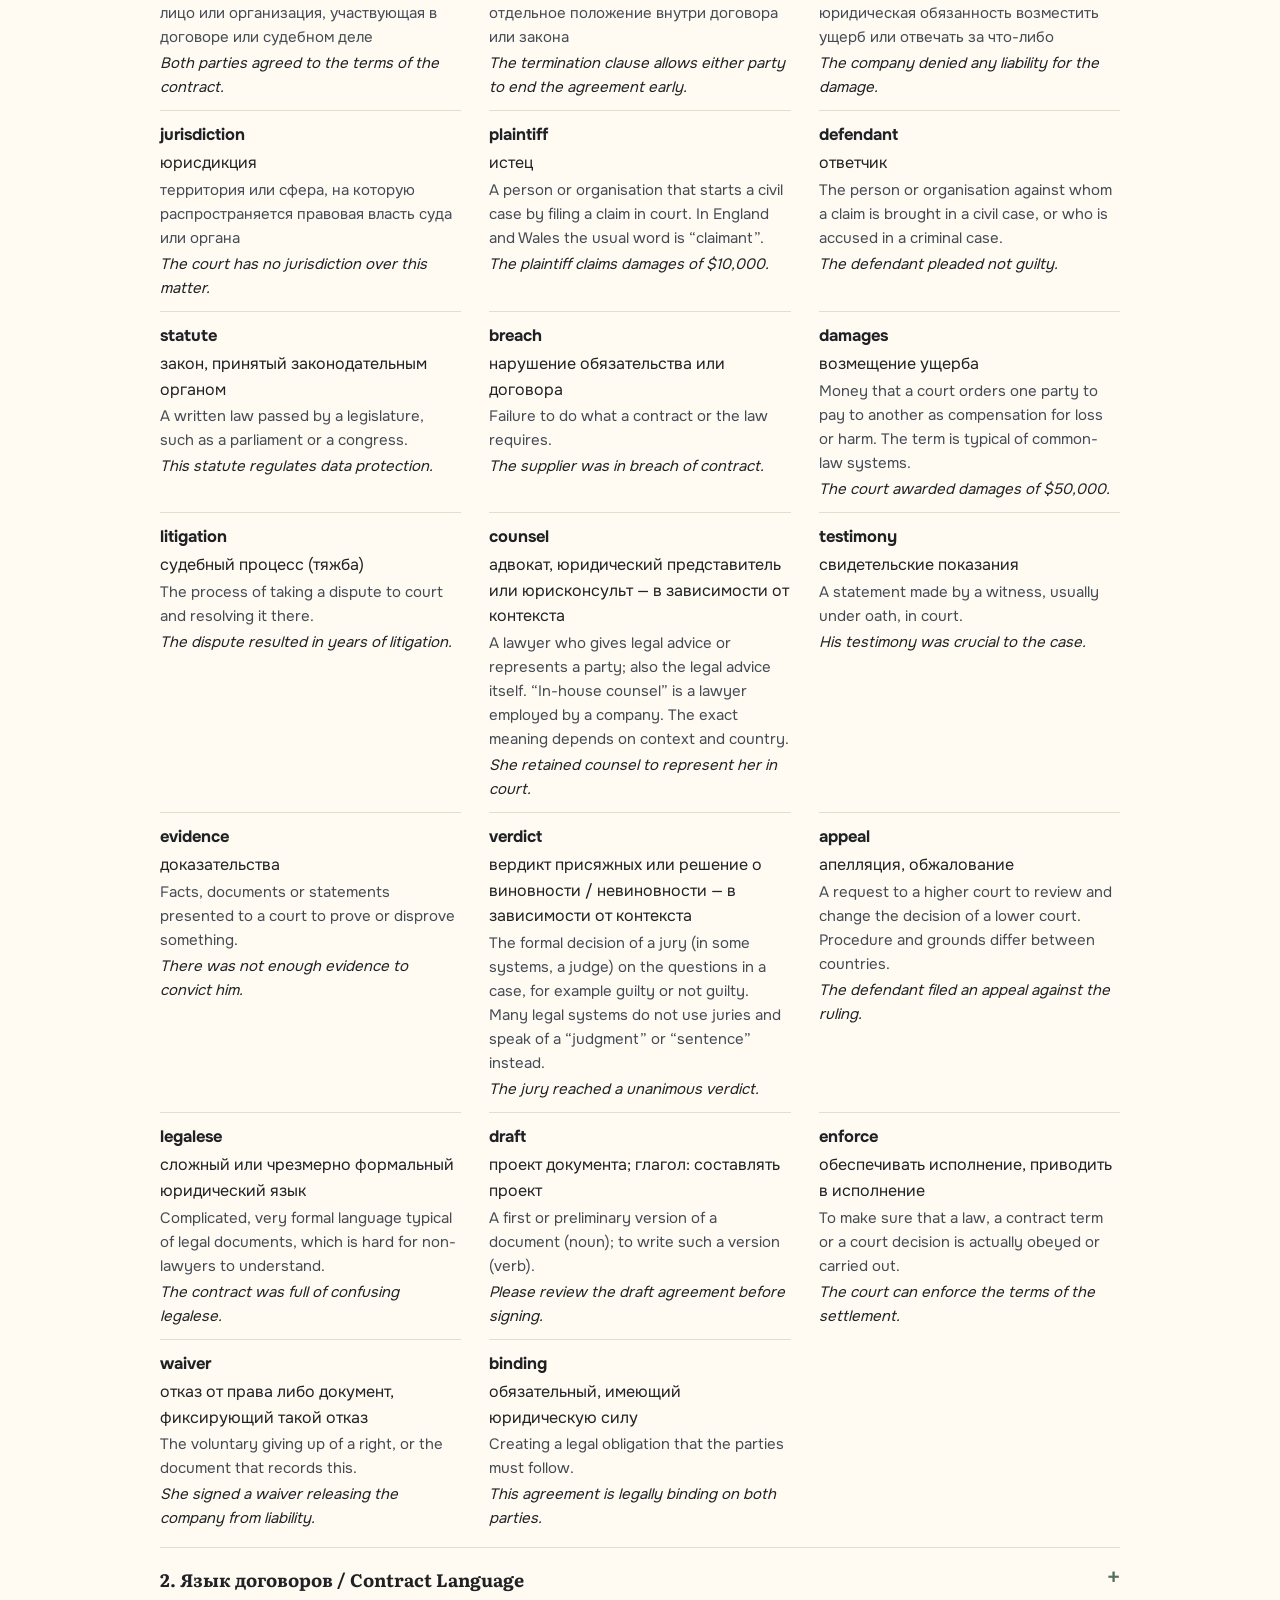
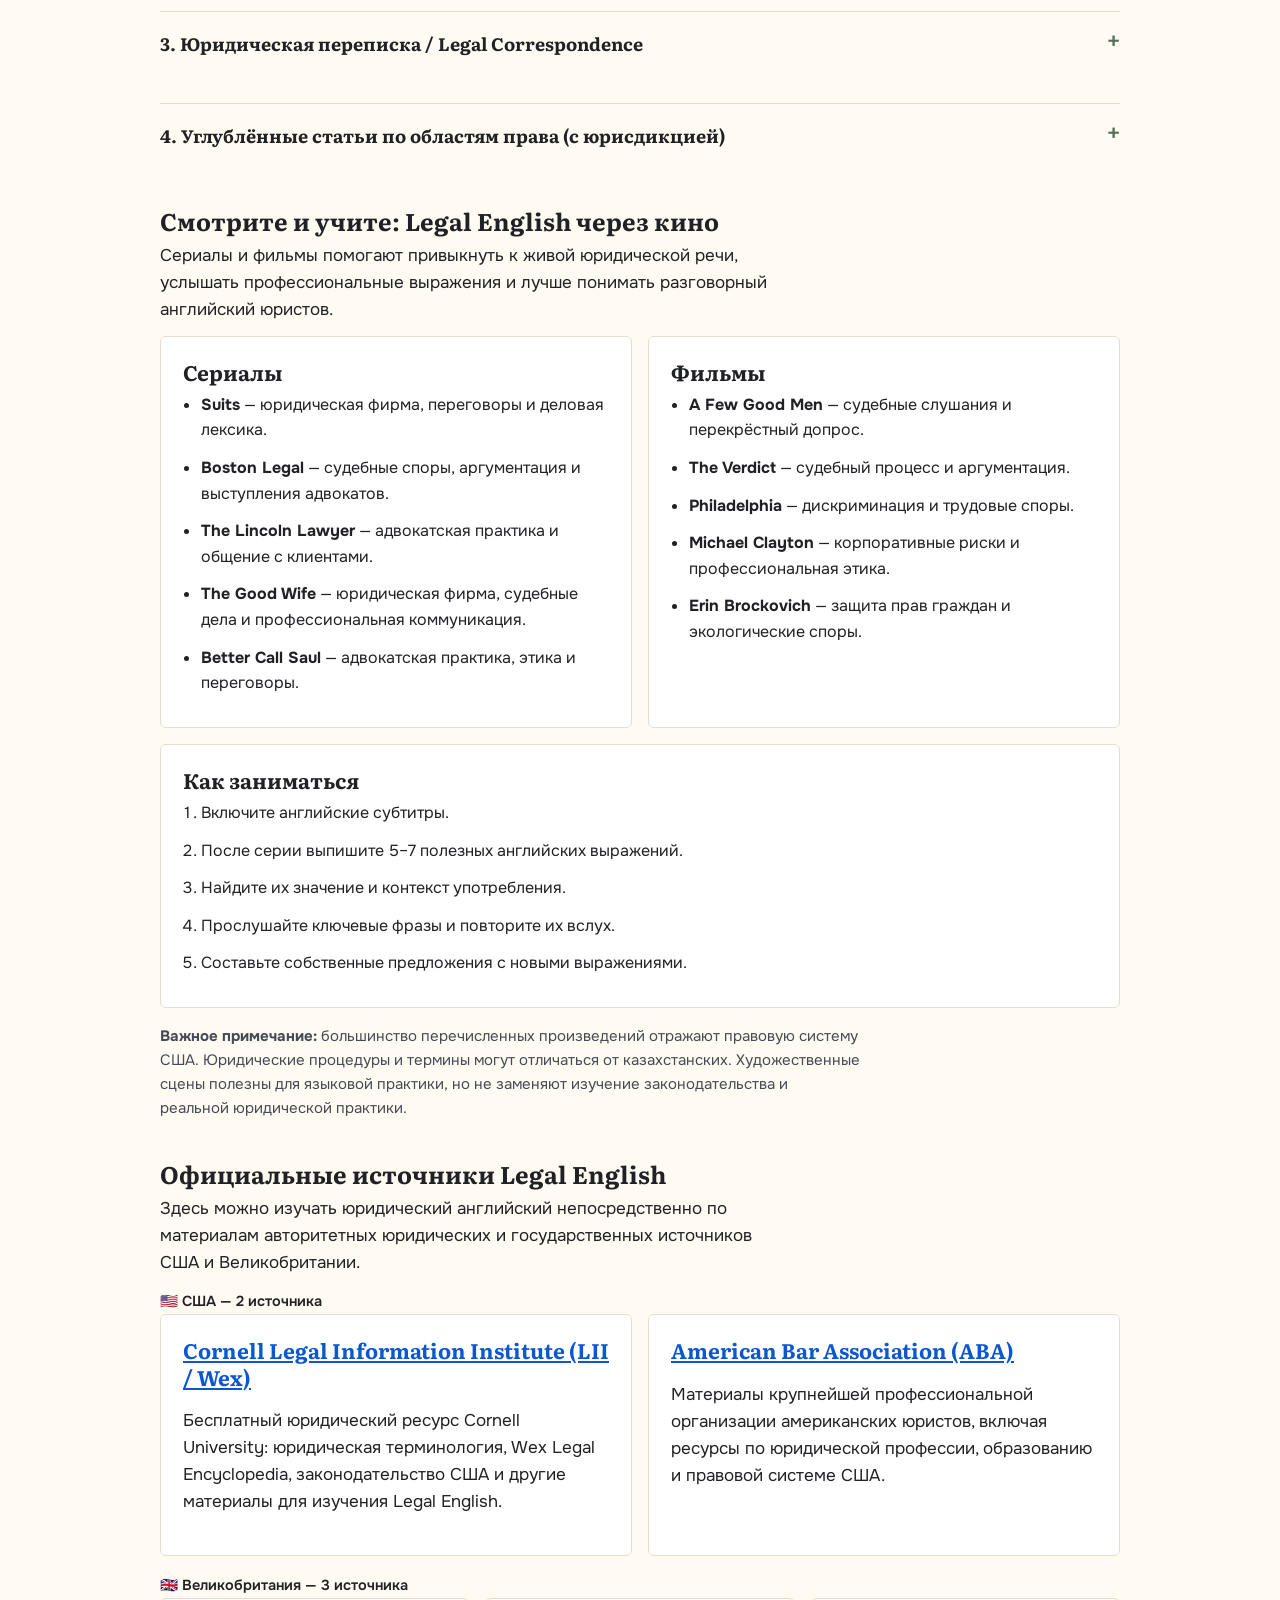
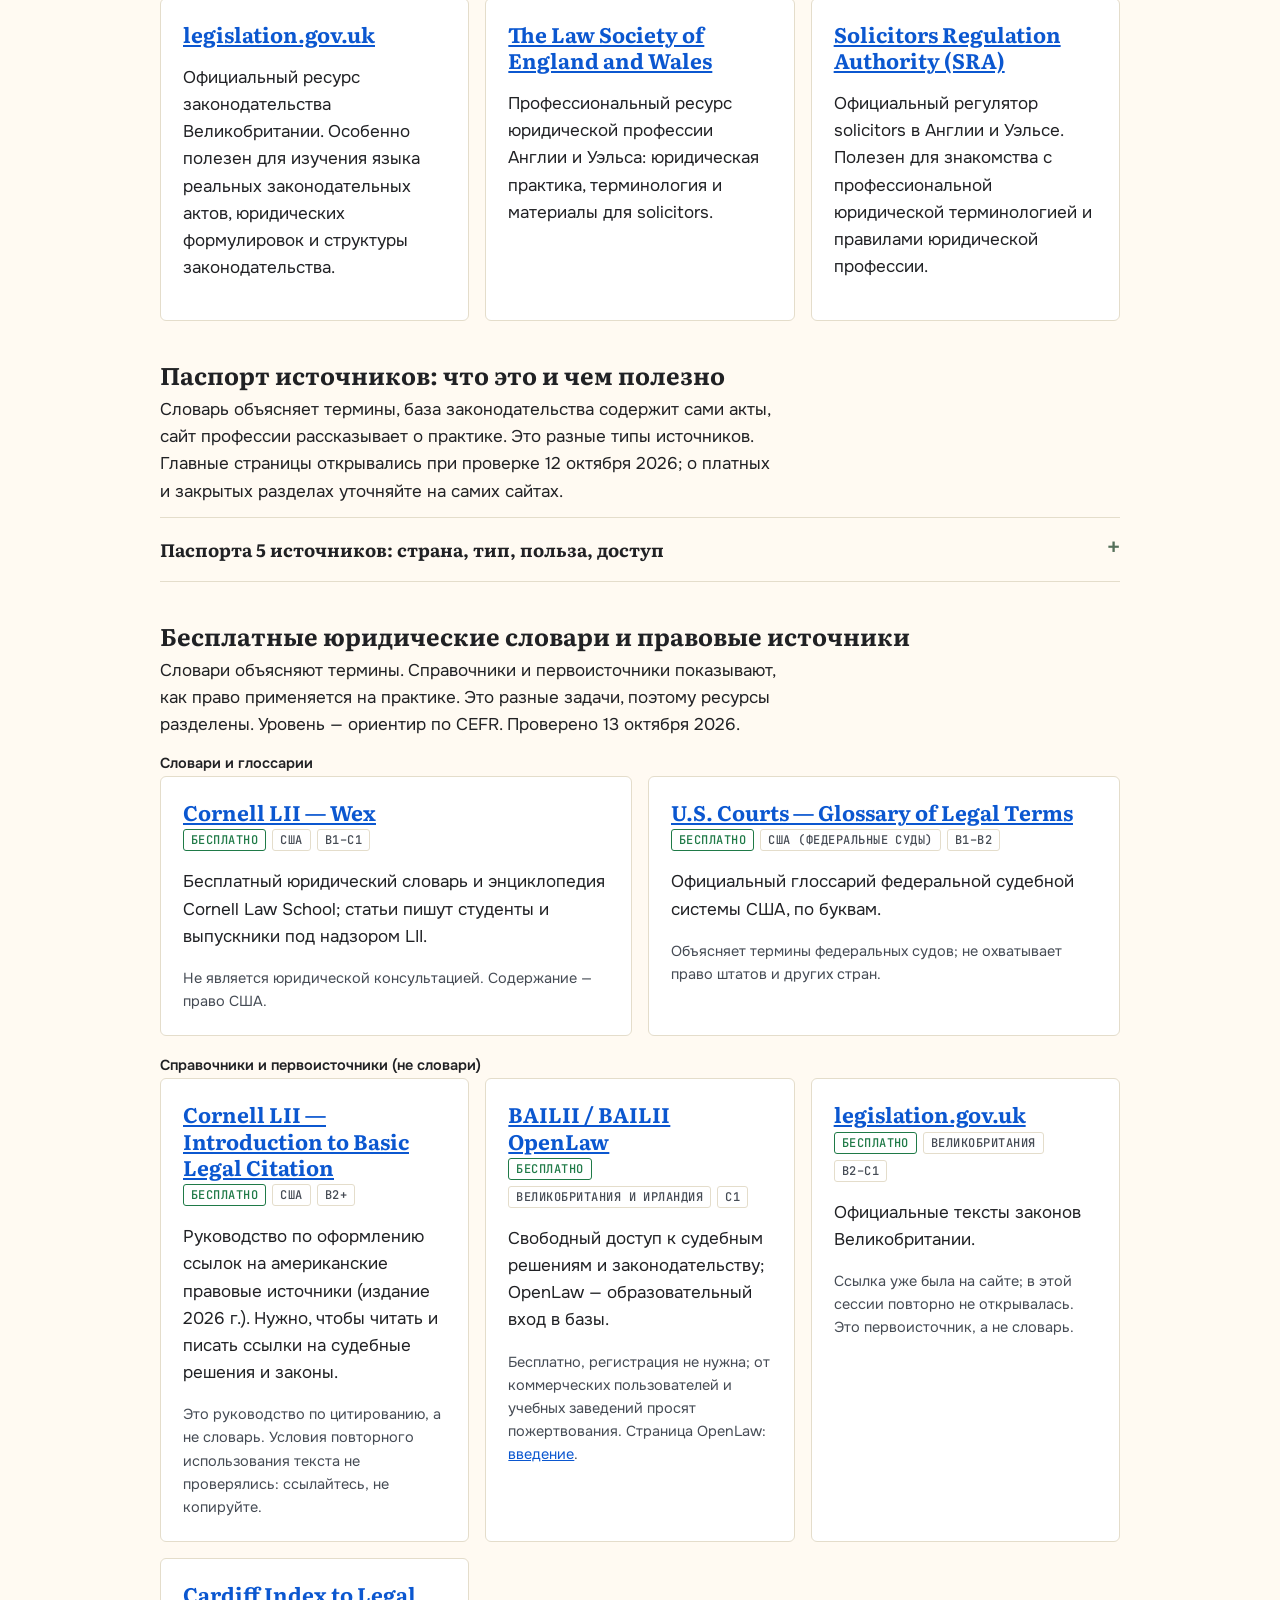
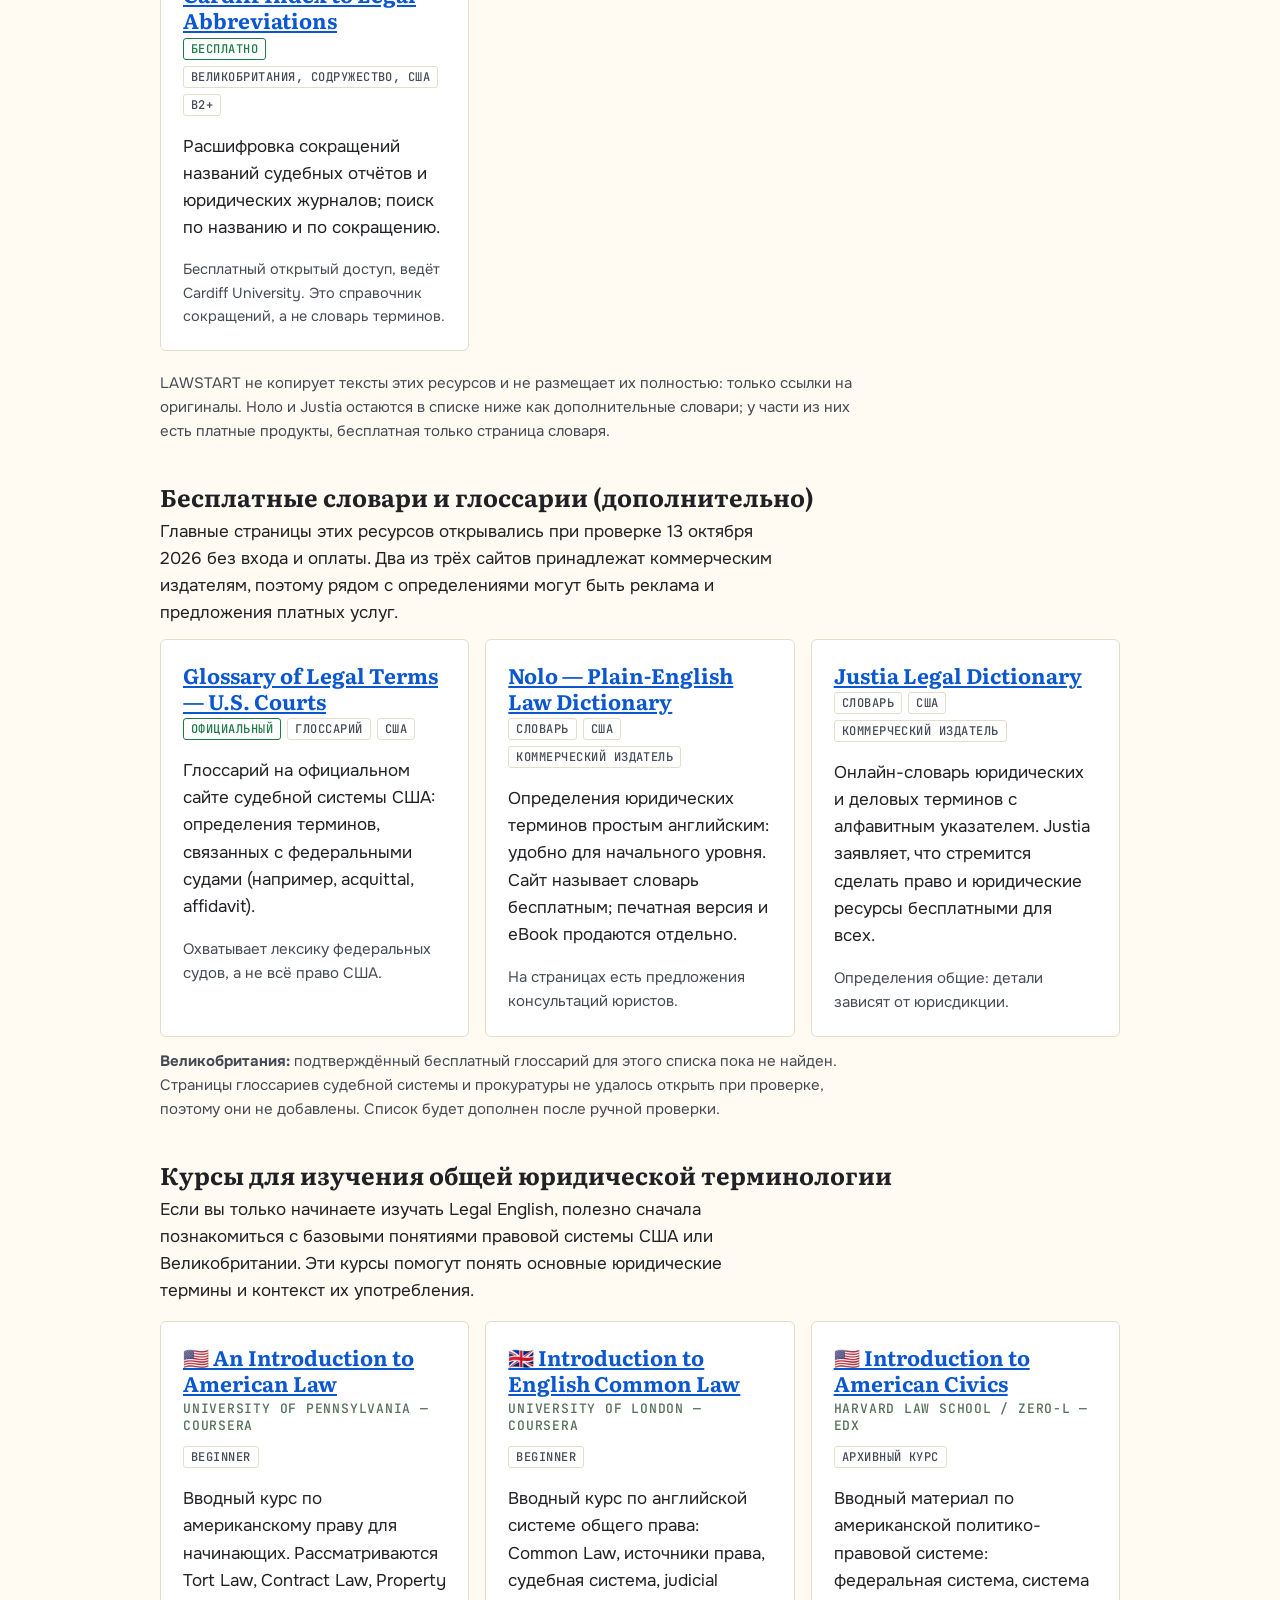
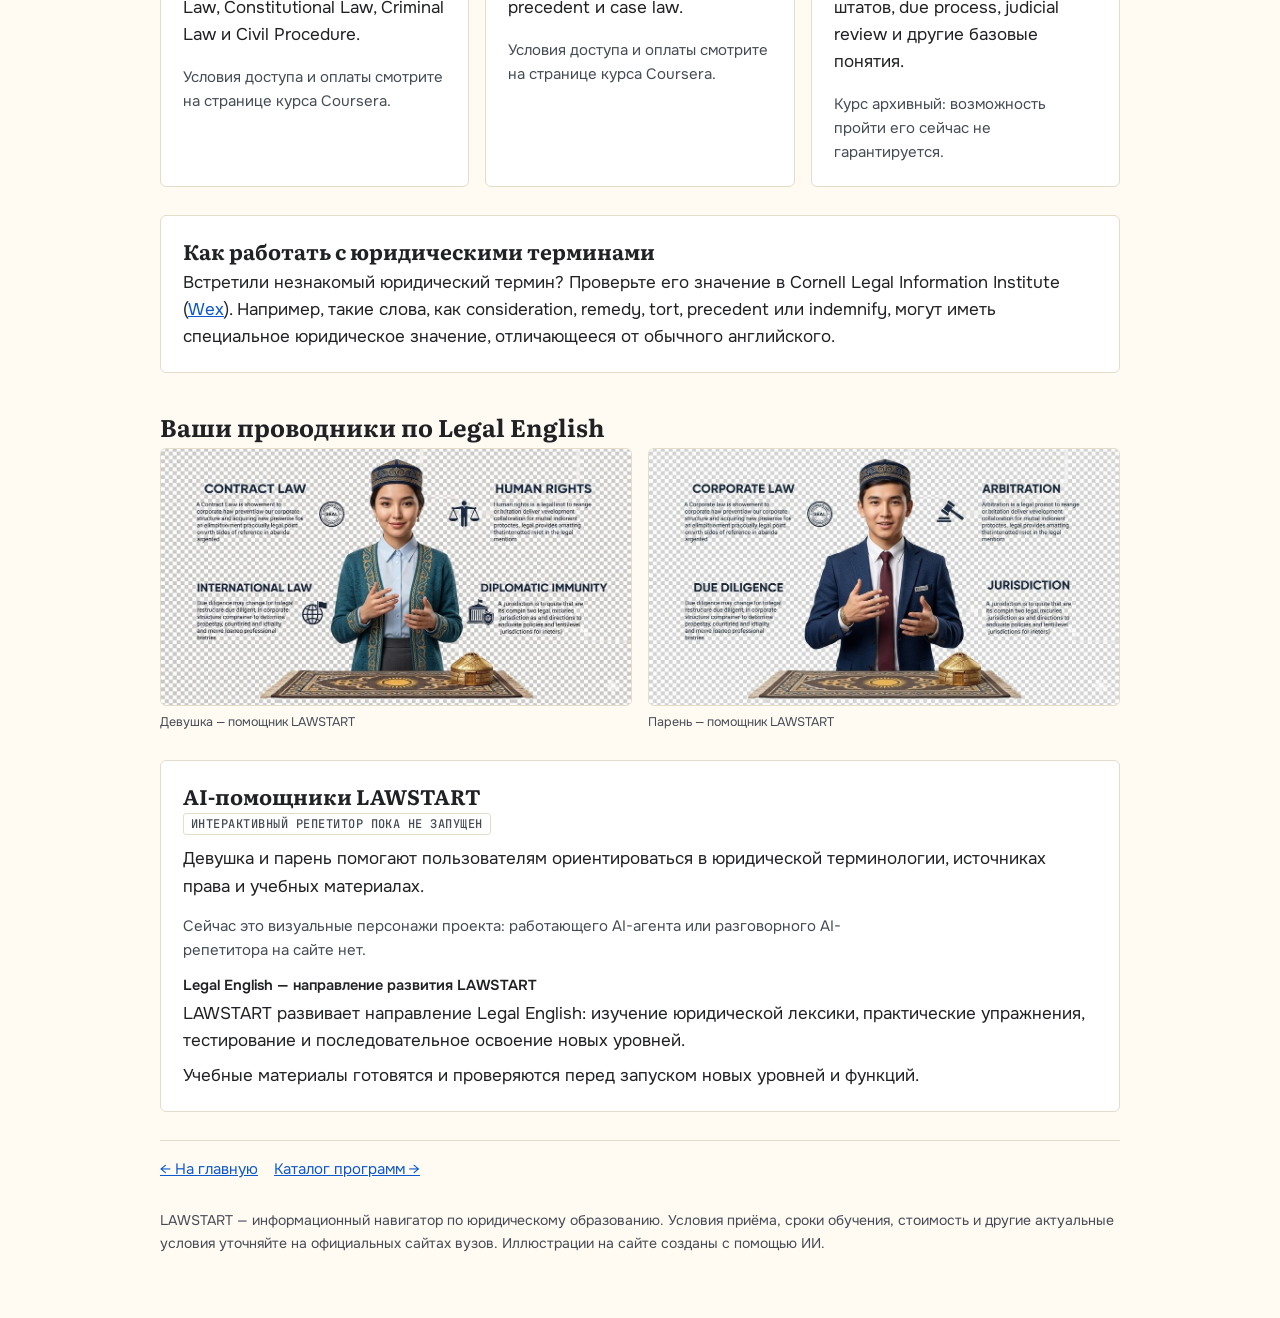
<file: legal-english.html>
<!doctype html>
<html lang="ru">
<head>
<meta charset="utf-8">
<meta name="viewport" content="width=device-width,initial-scale=1">
<title>Legal English: курс, словарь и юридическая терминология | LAWSTART</title>
<meta name="description" content="Учебные материалы по юридическому английскому: курс по уровням, словарь LAWSTART Legal English, язык договоров, юридическая переписка и бесплатные ресурсы. Не является юридической консультацией.">
<link rel="canonical" href="https://lawstartkz.github.io/legal-english.html">
<link rel="icon" href="favicon.svg" type="image/svg+xml">
<meta property="og:type" content="website">
<meta property="og:locale" content="ru_RU">
<meta property="og:site_name" content="LAWSTART">
<meta property="og:title" content="Legal English: курс, словарь и юридическая терминология | LAWSTART">
<meta property="og:description" content="Учебные материалы по юридическому английскому: курс по уровням, словарь LAWSTART Legal English, язык договоров, юридическая переписка и бесплатные ресурсы. Не является юридической консультацией.">
<meta property="og:url" content="https://lawstartkz.github.io/legal-english.html">
<meta property="og:image" content="https://lawstartkz.github.io/og.jpg">
<meta property="og:image:alt" content="LAWSTART — навигатор по юридическому образованию">
<meta property="og:image:width" content="1200">
<meta property="og:image:height" content="630">
<meta name="twitter:card" content="summary_large_image">
<meta name="twitter:title" content="Legal English: курс, словарь и юридическая терминология | LAWSTART">
<meta name="twitter:description" content="Учебные материалы по юридическому английскому: курс по уровням, словарь LAWSTART Legal English, язык договоров, юридическая переписка и бесплатные ресурсы. Не является юридической консультацией.">
<meta name="twitter:image" content="https://lawstartkz.github.io/og.jpg">
<script type="application/ld+json">{"@context": "https://schema.org", "@type": "BreadcrumbList", "itemListElement": [{"@type": "ListItem", "position": 1, "name": "LAWSTART", "item": "https://lawstartkz.github.io/"}, {"@type": "ListItem", "position": 2, "name": "Legal English", "item": "https://lawstartkz.github.io/legal-english.html"}]}</script>
<link rel="stylesheet" href="https://fonts.googleapis.com/css2?family=Literata:opsz,wght@7..72,500;7..72,700&family=Onest:wght@400;500;600;700&family=JetBrains+Mono:wght@500&display=swap">
<link rel="stylesheet" href="lawstart.css">
</head>
<body>

<a class="skip" href="#main">К содержимому</a>
<div class="wrap">
  <header class="top">
    <div class="logo"><a href="index.html" aria-label="LAWSTART — на главную">LAW<i>START</i></a></div>
    <div class="tag">Навигатор по юридическому образованию</div>
  </header>
  <nav class="mm" id="main-menu" aria-label="Главное меню: разделы сайта"><div class="mm-bar"><button type="button" class="mm-toggle" id="mm-toggle" aria-expanded="false" aria-controls="mm-list">Меню</button><a class="mm-all" href="index.html#sitemap">Все разделы</a></div><ul class="mm-list" id="mm-list"><li class="mm-g"><a class="mm-dl" href="index.html#test">LAWSTART INDEX</a></li><li class="mm-g"><button type="button" class="mm-gb" aria-expanded="false" aria-controls="mm-p1"><span class="mm-f">Каталог юридического образования Казахстана</span><span class="mm-s" aria-hidden="true">Каталог</span></button><ul class="mm-panel" id="mm-p1" hidden><li><a href="index.html#catalog">Каталог вузов и программ</a></li><li><a href="index.html#nav-d-ba">Бакалавриат по праву</a></li><li><a href="index.html#fields">Направления права</a></li><li><a href="index.html#nav-catalog-check">Проверка данных каталога</a></li><li><a href="index.html#sources">Источники и ограничения</a></li></ul></li><li class="mm-g"><button type="button" class="mm-gb" aria-expanded="false" aria-controls="mm-p2"><span class="mm-f">Второе высшее и магистратура</span><span class="mm-s" aria-hidden="true">Второе высшее и магистратура</span></button><ul class="mm-panel" id="mm-p2" hidden><li><a href="index.html#second-master">Обзор раздела</a></li><li><a href="index.html#second">1. Второе высшее по юриспруденции</a></li><li><a href="index.html#route-master-kz">2. Магистратура в Казахстане</a></li><li><a href="index.html#route-master-abroad">3. Магистратура за рубежом: LL.M., MA</a></li><li><a href="index.html#no-law-degree">4. Поступление без юридического диплома</a></li></ul></li><li class="mm-g"><button type="button" class="mm-gb" aria-expanded="false" aria-controls="mm-p3"><span class="mm-f">Зарубежное образование</span><span class="mm-s" aria-hidden="true">Зарубежье</span></button><ul class="mm-panel" id="mm-p3" hidden><li><a href="index.html#abroad">Университеты и страны: обзор</a></li><li><a href="index.html#nav-ab-uk">Великобритания</a></li><li><a href="index.html#nav-ab-eu">Европа</a></li><li><a href="index.html#nav-ab-usca">США и Канада</a></li><li><a href="index.html#nav-ab-sg">Сингапур, Япония, Южная Корея</a></li><li><a href="index.html#nav-ab-au">Австралия</a></li><li><a href="index.html#nav-ab-nz">Новая Зеландия</a></li><li><a href="index.html#nav-ab-req">Требования и документы</a></li></ul></li><li class="mm-g"><button type="button" class="mm-gb" aria-expanded="false" aria-controls="mm-p4"><span class="mm-f">Legal English</span><span class="mm-s" aria-hidden="true">Legal English</span></button><ul class="mm-panel" id="mm-p4" hidden><li><a href="#english">Обзор Legal English</a></li><li><a href="#le-course">Курс по уровням</a></li><li><a href="#le-terms">Юридическая терминология</a></li><li><a href="#le-dict">Словарь Legal English</a></li><li><a href="#le-contract">Язык договоров</a></li><li><a href="#le-corr">Юридическая переписка</a></li><li><a href="#le-free">Бесплатные словари и источники</a></li><li><a href="#le-courses">Курсы и кино</a></li></ul></li><li class="mm-g"><button type="button" class="mm-gb" aria-expanded="false" aria-controls="mm-p5"><span class="mm-f">Legal Kazakh</span><span class="mm-s" aria-hidden="true">Legal Kazakh</span></button><ul class="mm-panel" id="mm-p5" hidden><li><a href="index.html#legal-kazakh">Обзор Legal Kazakh</a></li><li><a href="index.html#lk-terms">Казахско-русская терминология</a></li><li><a href="index.html#lk-res">Ресурсы и источники</a></li></ul></li><li class="mm-g"><button type="button" class="mm-gb" aria-expanded="false" aria-controls="mm-p6"><span class="mm-f">Поступление</span><span class="mm-s" aria-hidden="true">Поступление</span></button><ul class="mm-panel" id="mm-p6" hidden><li><a href="index.html#admission">Подготовка к поступлению</a></li><li><a href="index.html#ml-types">Мотивационные письма</a></li><li><a href="index.html#ml-guides">Руководства университетов</a></li><li><a href="index.html#admissions-strategy">Стратегия профиля</a></li><li><a href="index.html#ielts-toefl">IELTS и TOEFL</a></li><li><a href="index.html#lsat">LSAT</a></li><li><a href="index.html#checklist">Чек-лист поступления</a></li></ul></li><li class="mm-g"><button type="button" class="mm-gb" aria-expanded="false" aria-controls="mm-p7"><span class="mm-f">Стипендии и гранты</span><span class="mm-s" aria-hidden="true">Стипендии</span></button><ul class="mm-panel" id="mm-p7" hidden><li><a href="index.html#funding">Обзор и как читать описания</a></li><li><a href="index.html#nav-fu-bolashak">Болашак</a></li><li><a href="index.html#nav-fu-us">Стипендии США</a></li><li><a href="index.html#nav-fu-uk">Стипендии Великобритании</a></li><li><a href="index.html#nav-fu-eu">Стипендии Европы</a></li><li><a href="index.html#nav-fu-mext">MEXT (Япония)</a></li><li><a href="index.html#nl-sh">Stipendium Hungaricum</a></li></ul></li><li class="mm-g"><button type="button" class="mm-gb" aria-expanded="false" aria-controls="mm-p8"><span class="mm-f">Международные возможности</span><span class="mm-s" aria-hidden="true">Возможности</span></button><ul class="mm-panel" id="mm-p8" hidden><li><a href="index.html#opportunities">Обзор возможностей</a></li><li><a href="index.html#career-experience">Практика и стажировки</a></li><li><a href="index.html#leadership">Лидерские программы</a></li><li><a href="index.html#kectil">Kectil 2027</a></li><li><a href="index.html#nav-o-jessup">Moot courts (Jessup)</a></li><li><a href="index.html#nav-o-freemover">Обмены: Free Mover, IREX, BridgeUSA</a></li></ul></li><li class="mm-g"><button type="button" class="mm-gb" aria-expanded="false" aria-controls="mm-p10"><span class="mm-f">Бесплатные публикации и исследования</span><span class="mm-s" aria-hidden="true">Публикации</span></button><ul class="mm-panel" id="mm-p10" hidden><li><a href="index.html#publications">Обзор раздела</a></li><li><a href="index.html#pub-for">Для кого</a></li><li><a href="index.html#pub-learn">A. Бесплатное изучение права</a></li><li><a href="index.html#pub-journals">B. Научные журналы и публикации</a></li><li><a href="index.html#pub-research">C. Исследовательские программы</a></li><li><a href="index.html#pub-how">Как подготовить статью</a></li></ul></li><li class="mm-g"><a class="mm-dl" href="index.html#community">Вопросы и ответы</a></li><li class="mm-g"><button type="button" class="mm-gb" aria-expanded="false" aria-controls="mm-p11"><span class="mm-f">Реклама и сотрудничество</span><span class="mm-s" aria-hidden="true">Сотрудничество</span></button><ul class="mm-panel" id="mm-p11" hidden><li><a href="index.html#cooperation">Обзор раздела</a></li><li><a href="index.html#coop-univ">Университетам</a></li><li><a href="index.html#coop-edu">Образовательным организациям</a></li><li><a href="index.html#coop-adv">Рекламодателям и спонсорам</a></li><li><a href="index.html#coop-rules">Принципы</a></li><li><a href="index.html#coop-contact">Как связаться</a></li></ul></li><li class="mm-g"><button type="button" class="mm-gb" aria-expanded="false" aria-controls="mm-p9"><span class="mm-f">О проекте</span><span class="mm-s" aria-hidden="true">О проекте</span></button><ul class="mm-panel" id="mm-p9" hidden><li><a href="index.html#about">О проекте</a></li><li><a href="index.html#nav-about-method">Методология</a></li><li><a href="index.html#nav-about-limits">Ограничения данных</a></li><li><a href="index.html#faq">Частые вопросы (FAQ)</a></li></ul></li><li class="mm-g mm-srch"><a href="index.html#sitemap-search">Поиск по разделам</a></li></ul></nav>
  <main id="main" tabindex="-1">
  <nav class="crumbs" aria-label="Путь по сайту"><a href="index.html">Главная</a> › Legal English</nav>
  <section id="english">
    <h1 class="sec">Юридический английский</h1>
    <nav class="qj" aria-label="Быстрые переходы: Legal English"><span class="qj-l">Быстрые переходы:</span><a href="#le-course">Курс Legal English по уровням</a><a href="#le-terms">Юридическая терминология</a><a href="#le-dict">LAWSTART Legal English Dictionary</a><a href="#le-contract">Язык договоров: термины</a><a href="#le-corr">Юридическая переписка</a><a href="#le-free">Бесплатные юридические словари и правовые источники</a><a href="#le-sources">Официальные источники Legal English</a><a href="#le-courses">Бесплатные курсы</a><a href="#le-cinema">Фильмы и сериалы для Legal English</a></nav>
    <p class="sub">Юридический английский (Legal English) — специализированный язык права. Он отличается от обычного английского сложной лексикой, точными формулировками и особыми конструкциями.</p>
<figure class="ph"><img src="lawstart-img-legal-english-01.jpg" alt="Тома Constitutional Law и Criminal Law на деревянном столе" loading="lazy" width="1000" height="445" style="object-position:50% 50%"></figure>
    <div class="reg" style="margin-bottom:28px">
      <div class="rc"><h3>Зачем он нужен</h3><ul class="plain"><li>Для учёбы на англоязычных программах (LLB, JD, LLM)</li><li>Для работы с международными договорами и документами</li><li>Для карьеры в международных компаниях, арбитраже и консалтинге</li><li>Для подготовки к тестам (IELTS, TOEFL, LNAT, LSAT)</li></ul></div>
      <div class="rc"><h3>Что входит</h3><ul class="plain"><li>Специальная юридическая лексика</li><li>Устойчивые выражения и клише документов</li><li>Чтение судебных решений и законов</li><li>Навыки юридического письма</li><li>Устная речь (презентации, переговоры, moot court)</li></ul></div>
      <div class="rc"><h3>С чего начать</h3><ul class="plain"><li>При уровне Beginner / Elementary сначала подтяните общий английский</li><li>При уровне Intermediate и выше можно начинать Legal English</li><li>Даже высокий общий IELTS не всегда означает готовность к юридическому английскому. Его нужно изучать отдельно.</li></ul></div>
    </div>
    <span id="legal-english"></span>
    <div class="rc leroute" style="margin-bottom:28px"><h3>Начните здесь</h3><p style="margin:0 0 10px">Маршрут по разделу: идите по порядку или переходите сразу к нужному.</p><ol class="lr"><li><a href="#le-course">Курс по уровням</a></li><li><a href="#le-levels">Уровни</a></li><li><a href="#le-dirs">Направления</a></li><li><a href="#le-terms">Избранные термины</a></li><li><a href="#mt">Мини-тест</a></li><li><a href="#le-dict">LAWSTART Dictionary</a></li><li><a href="#le-contract" data-open="le-contract">Contract Language</a></li><li><a href="#le-corr" data-open="le-corr">Legal Correspondence</a></li><li><a href="#le-cinema">Кино и сериалы</a></li></ol></div>
<!-- LEC:START -->
    <h3 class="sub2" id="le-course" style="scroll-margin-top:12px">Курс Legal English по уровням</h3>
    <p class="sub" style="margin-bottom:14px">Пошаговое обучение: объяснения, лексика, тексты, устная практика и тест на каждом уровне. Следующий уровень открывается только после результата не ниже 80%. Результаты тестов сохраняются только в вашем браузере.</p>
    <div class="lec" id="lec"><noscript><p class="note">Для работы курса нужен включённый JavaScript.</p></noscript></div>
<!-- LEC:END -->
    <h3 class="sub2" id="le-levels">Уровни: какой нужен</h3>
    <p class="sub" style="margin-bottom:12px">Ориентиры по шкале CEFR. Это не жёсткое соответствие баллам IELTS: требования зависят от вуза и программы.</p>
    <div class="tw" style="margin-bottom:28px"><table><thead><tr><th>Цель</th><th>Ориентир</th></tr></thead><tbody><tr><td>Читать простые юридические тексты</td><td>B1</td></tr><tr><td>Договоры и корпоративные документы</td><td>B2</td></tr><tr><td>Учёба на LL.M.</td><td>B2–C1</td></tr><tr><td>International / Commercial Law</td><td>C1</td></tr><tr><td>Международные фирмы и арбитраж</td><td>C1–C2</td></tr></tbody></table></div>
    <h3 class="sub2" id="le-dirs">Направления Legal English</h3>
    <p class="sub" style="margin-bottom:12px">Короткие ориентиры по каждому направлению. Отдельных уроков по каждому направлению пока нет: близкие темы разбираются в курсе по уровням выше.</p>
    <div class="reg" style="margin-bottom:28px">
      <div class="rc"><img src="lawstart-img-legal-english-02.jpg" alt="Преподаватель в тюбетейке у экрана с темой Party, слушатели за столом на фоне гор и юрт" width="800" height="436" loading="lazy" style="display:block;width:100%;height:auto;border-radius:4px;margin:-4px 0 14px"><h3 id="nav-le-contract-h">Contract Law English</h3><p style="margin:0 0 4px">Договоры, clauses, obligations, liability, termination, indemnity.</p><dl><dt>Terms</dt><dd>clause, liability, termination, indemnity</dd><dt>Documents</dt><dd>договоры, NDA, договор поставки</dd><dt>Skill</dt><dd>читать и понимать условия договора</dd></dl></div>
      <div class="rc"><img src="lawstart-img-legal-english-03.jpg" alt="Преподавательница в национальном жилете у доски с темой Corporate Law, аудитория с видом на Астану" width="800" height="436" loading="lazy" style="display:block;width:100%;height:auto;border-radius:4px;margin:-4px 0 14px"><h3 id="nav-le-corp">Corporate Law English</h3><p style="margin:0 0 4px">Companies, shareholders, directors, mergers and acquisitions, corporate governance.</p><dl><dt>Terms</dt><dd>shareholder, director, merger, governance</dd><dt>Documents</dt><dd>учредительные документы, акционерные соглашения</dd><dt>Skill</dt><dd>понимать устройство компании и её решения</dd></dl></div>
      <div class="rc"><img src="lawstart-img-legal-english-04.jpg" alt="Преподавательница у экрана с темой International Law в лекционной аудитории" width="800" height="436" loading="lazy" style="display:block;width:100%;height:auto;border-radius:4px;margin:-4px 0 14px"><h3 id="nav-le-intl">International Law English</h3><p style="margin:0 0 4px">Treaties, international agreements, jurisdiction, state responsibility.</p><dl><dt>Terms</dt><dd>treaty, jurisdiction, state responsibility</dd><dt>Documents</dt><dd>договоры, конвенции</dd><dt>Skill</dt><dd>читать международные акты</dd></dl></div>
      <div class="rc"><img src="lawstart-img-legal-english-05.jpg" alt="Преподаватель у экрана с темой Arbitration and Dispute Resolution в лекционной аудитории" width="800" height="436" loading="lazy" style="display:block;width:100%;height:auto;border-radius:4px;margin:-4px 0 14px"><h3 id="nav-le-arb">Arbitration and Dispute Resolution</h3><p style="margin:0 0 4px">Arbitration, mediation, dispute resolution, awards, proceedings.</p><dl><dt>Terms</dt><dd>arbitration, mediation, award, proceedings</dd><dt>Documents</dt><dd>арбитражная оговорка, решение</dd><dt>Skill</dt><dd>описывать ход спора</dd></dl></div>
      <div class="rc"><img src="lawstart-img-legal-english-06.jpg" alt="Преподавательница у экрана с темой Legal Writing в переговорной комнате" width="800" height="436" loading="lazy" style="display:block;width:100%;height:auto;border-radius:4px;margin:-4px 0 14px"><h3 id="nav-le-writing">Legal Writing</h3><p style="margin:0 0 4px">Legal emails, memoranda, clauses, профессиональная переписка.</p><dl><dt>Terms</dt><dd>memorandum, notice, clause</dd><dt>Documents</dt><dd>деловое письмо, меморандум</dd><dt>Skill</dt><dd>структурировать юридический текст</dd></dl></div>
      <div class="rc"><img src="lawstart-img-legal-english-07.jpg" alt="Преподаватель у экрана с темой Legal Communication в переговорной комнате" width="800" height="436" loading="lazy" style="display:block;width:100%;height:auto;border-radius:4px;margin:-4px 0 14px"><h3 id="nav-le-comm">Legal Communication</h3><p style="margin:0 0 4px">Как говорить с клиентом, коллегой, иностранным юристом или международной организацией.</p><dl><dt>Terms</dt><dd>client, counterparty, instructions</dd><dt>Documents</dt><dd>переписка, заметки по звонку</dd><dt>Skill</dt><dd>вежливые формулы и переговоры</dd></dl></div>
    </div>
    <figure style="margin:0 0 28px"><img src="lawstart-img-legal-english-08.jpg" alt="Преподаватель у экрана с темой Commercial Law в лекционной аудитории" width="800" height="436" loading="lazy" style="display:block;width:100%;height:auto;border-radius:6px;border:1px solid var(--line)"><figcaption style="font-size:12.5px;color:var(--muted);margin-top:6px">Пример учебной темы: Commercial Law</figcaption></figure>
    <h3 class="sub2" id="le-terms">Избранные термины: разберём глубже</h3>
    <p class="sub" style="margin-bottom:12px">Избранные объяснения LAWSTART: простое объяснение на английском, перевод и пример. Это отдельные разборы, а не повтор словаря ниже.</p>
    <div class="reg" style="margin-bottom:28px">
      <div class="rc"><img src="lawstart-img-legal-english-09.jpg" alt="Преподавательница у экрана с термином Indemnify в кабинете с книжными шкафами" width="800" height="436" loading="lazy" style="display:block;width:100%;height:auto;border-radius:4px;margin:-4px 0 14px"><h3 lang="en">indemnify</h3><dl><dt>Simple English</dt><dd lang="en">To compensate someone for a loss or damage.</dd><dt>Перевод</dt><dd>возмещать убытки</dd><dt>Example</dt><dd lang="en"><i>An indemnity clause may require one party to compensate the other for specified losses.</i></dd></dl></div>
      <div class="rc"><img src="lawstart-img-legal-english-10.jpg" alt="Преподаватель у экрана с темой Breach of Contract в кабинете с книжными шкафами" width="800" height="436" loading="lazy" style="display:block;width:100%;height:auto;border-radius:4px;margin:-4px 0 14px"><h3 lang="en">breach of contract</h3><dl><dt>Simple English</dt><dd lang="en">Failing to do what a contract says.</dd><dt>Перевод</dt><dd>нарушение договора</dd><dt>Example</dt><dd lang="en"><i>Late delivery may amount to a breach of contract.</i></dd></dl></div>
      <div class="rc"><img src="lawstart-img-legal-english-11.jpg" alt="Преподавательница у экрана с термином Governing Law на фоне гор, юрт и сада" width="800" height="436" loading="lazy" style="display:block;width:100%;height:auto;border-radius:4px;margin:-4px 0 14px"><h3 lang="en">governing law</h3><dl><dt>Simple English</dt><dd lang="en">The law that decides how a contract is interpreted.</dd><dt>Перевод</dt><dd>применимое право</dd><dt>Example</dt><dd lang="en"><i>This Agreement shall be governed by the laws of England.</i></dd></dl></div>
    </div>
    <div class="rc mt" id="mt" style="margin-bottom:28px"><h3>Мини-тест</h3><p id="mtq" style="margin:0 0 12px"></p><div id="mto" class="mto"></div><p id="mtr" class="note" style="margin:12px 0 0" aria-live="polite"></p><button type="button" id="mtn" class="mtb" hidden>Дальше</button><p class="note" style="margin:14px 0 0">Мини-тест проверяет понимание юридических терминов и не определяет официальный уровень английского языка.</p></div>
    <h3 class="sub2" id="le-dict">LAWSTART Legal English Dictionary</h3>
    <p class="sub" style="margin-bottom:12px">Изучайте юридические термины не как обычные слова, а в контексте права.</p>
    <p class="note" style="margin:0 0 16px">Ниже материалы из курса Foundations of Legal English: терминология, язык договоров и юридическая переписка. В словаре пока нет разделов с лексикой для переговоров и устных выступлений.</p>
    <div class="rc dsrch">
      <form id="gform" role="search" novalidate>
        <label class="dsrch-h" for="gq">Найти в словаре LAWSTART</label>
        <div class="dsrch-f"><input type="search" id="gq" placeholder="Найти слово или фразу, например indemnify" aria-label="Поиск по юридическому английскому" autocomplete="off" autocapitalize="none" spellcheck="false" enterkeyhint="search"><button type="submit" class="dbtn" id="gbtn">НАЙТИ СЛОВО</button></div>
        <p id="gmsg" class="dmsg" role="status" aria-live="polite"></p>
      </form>
      <div class="dext">
        <h3 class="dsrch-h">Искать во внешних юридических источниках</h3>
        <p class="dext-n">Используется слово из поля выше. Официальный сайт откроется в новой вкладке. LAWSTART не получает определения с этих сайтов автоматически: это только переход к первоисточнику.</p>
        <div class="dsrch-f"><select id="xsrc" aria-label="Внешний источник"><option value="wex">Cornell LII / Wex — право США</option><option value="aba">ABA — профессия и образование (США)</option><option value="leg">legislation.gov.uk — законы Великобритании</option><option value="ls">The Law Society — solicitors</option><option value="sra">SRA — правила для solicitors</option></select><button type="button" class="dbtn" id="xbtn">ИСКАТЬ В ИСТОЧНИКЕ</button></div>
        <p id="xhint" class="dext-n" style="margin:10px 0 0"></p>
        <p id="xmsg" class="dmsg" role="status" aria-live="polite"></p>
      </div>
    </div>
    <details open><summary>1. Общая юридическая терминология / General Legal Terminology</summary><p>Базовые слова права: party, clause, liability, jurisdiction, plaintiff, defendant, statute, breach, damages, litigation.</p><div class="terms"><div class="t"><b>party</b><span class="tr">сторона (договора, дела)</span><span class="ex">лицо или организация, участвующая в договоре или судебном деле</span><i lang="en">Both parties agreed to the terms of the contract.</i></div><div class="t"><b>clause</b><span class="tr">пункт, условие (договора)</span><span class="ex">отдельное положение внутри договора или закона</span><i lang="en">The termination clause allows either party to end the agreement early.</i></div><div class="t"><b>liability</b><span class="tr">ответственность (в т.ч. материальная)</span><span class="ex">юридическая обязанность возместить ущерб или отвечать за что-либо</span><i lang="en">The company denied any liability for the damage.</i></div><div class="t"><b>jurisdiction</b><span class="tr">юрисдикция</span><span class="ex">территория или сфера, на которую распространяется правовая власть суда или органа</span><i lang="en">The court has no jurisdiction over this matter.</i></div><div class="t"><b>plaintiff</b><span class="tr">истец</span><span class="ex" lang="en">A person or organisation that starts a civil case by filing a claim in court. In England and Wales the usual word is “claimant”.</span><i lang="en">The plaintiff claims damages of $10,000.</i></div><div class="t"><b>defendant</b><span class="tr">ответчик</span><span class="ex" lang="en">The person or organisation against whom a claim is brought in a civil case, or who is accused in a criminal case.</span><i lang="en">The defendant pleaded not guilty.</i></div><div class="t"><b>statute</b><span class="tr">закон, принятый законодательным органом</span><span class="ex" lang="en">A written law passed by a legislature, such as a parliament or a congress.</span><i lang="en">This statute regulates data protection.</i></div><div class="t"><b>breach</b><span class="tr">нарушение обязательства или договора</span><span class="ex" lang="en">Failure to do what a contract or the law requires.</span><i lang="en">The supplier was in breach of contract.</i></div><div class="t"><b>damages</b><span class="tr">возмещение ущерба</span><span class="ex" lang="en">Money that a court orders one party to pay to another as compensation for loss or harm. The term is typical of common-law systems.</span><i lang="en">The court awarded damages of $50,000.</i></div><div class="t"><b>litigation</b><span class="tr">судебный процесс (тяжба)</span><span class="ex" lang="en">The process of taking a dispute to court and resolving it there.</span><i lang="en">The dispute resulted in years of litigation.</i></div><div class="t"><b>counsel</b><span class="tr">адвокат, юридический представитель или юрисконсульт — в зависимости от контекста</span><span class="ex" lang="en">A lawyer who gives legal advice or represents a party; also the legal advice itself. “In-house counsel” is a lawyer employed by a company. The exact meaning depends on context and country.</span><i lang="en">She retained counsel to represent her in court.</i></div><div class="t"><b>testimony</b><span class="tr">свидетельские показания</span><span class="ex" lang="en">A statement made by a witness, usually under oath, in court.</span><i lang="en">His testimony was crucial to the case.</i></div><div class="t"><b>evidence</b><span class="tr">доказательства</span><span class="ex" lang="en">Facts, documents or statements presented to a court to prove or disprove something.</span><i lang="en">There was not enough evidence to convict him.</i></div><div class="t"><b>verdict</b><span class="tr">вердикт присяжных или решение о виновности / невиновности — в зависимости от контекста</span><span class="ex" lang="en">The formal decision of a jury (in some systems, a judge) on the questions in a case, for example guilty or not guilty. Many legal systems do not use juries and speak of a “judgment” or “sentence” instead.</span><i lang="en">The jury reached a unanimous verdict.</i></div><div class="t"><b>appeal</b><span class="tr">апелляция, обжалование</span><span class="ex" lang="en">A request to a higher court to review and change the decision of a lower court. Procedure and grounds differ between countries.</span><i lang="en">The defendant filed an appeal against the ruling.</i></div><div class="t"><b>legalese</b><span class="tr">сложный или чрезмерно формальный юридический язык</span><span class="ex" lang="en">Complicated, very formal language typical of legal documents, which is hard for non-lawyers to understand.</span><i lang="en">The contract was full of confusing legalese.</i></div><div class="t"><b>draft</b><span class="tr">проект документа; глагол: составлять проект</span><span class="ex" lang="en">A first or preliminary version of a document (noun); to write such a version (verb).</span><i lang="en">Please review the draft agreement before signing.</i></div><div class="t"><b>enforce</b><span class="tr">обеспечивать исполнение, приводить в исполнение</span><span class="ex" lang="en">To make sure that a law, a contract term or a court decision is actually obeyed or carried out.</span><i lang="en">The court can enforce the terms of the settlement.</i></div><div class="t"><b>waiver</b><span class="tr">отказ от права либо документ, фиксирующий такой отказ</span><span class="ex" lang="en">The voluntary giving up of a right, or the document that records this.</span><i lang="en">She signed a waiver releasing the company from liability.</i></div><div class="t"><b>binding</b><span class="tr">обязательный, имеющий юридическую силу</span><span class="ex" lang="en">Creating a legal obligation that the parties must follow.</span><i lang="en">This agreement is legally binding on both parties.</i></div></div></details>
    <details id="le-contract"><summary>2. Язык договоров / Contract Language</summary><p>Формулы и термины договоров: whereas, hereby, hereinafter, indemnify, force majeure, governing law, severability, amendment.</p><div class="terms"><div class="t"><b>whereas</b><span class="tr">принимая во внимание, что; учитывая, что</span><span class="ex">вводит преамбулу договора, объясняющую контекст сделки</span><i lang="en">Whereas the Parties wish to enter into a business relationship...</i></div><div class="t"><b>hereby</b><span class="tr">настоящим</span><span class="ex">формальное слово, указывающее, что действие совершается именно этим документом</span><i lang="en">The Parties hereby agree to the following terms.</i></div><div class="t"><b>hereinafter</b><span class="tr">далее именуемый</span><span class="ex">вводит сокращённое название стороны или термина для дальнейшего использования в тексте</span><i lang="en">ABC LLP (hereinafter referred to as “the Company”)...</i></div><div class="t"><b>thereof</b><span class="tr">вышеупомянутого, этого (документа/пункта)</span><span class="ex">заменяет повторение названия документа или пункта</span><i lang="en">The Agreement and any amendments thereof shall remain valid.</i></div><div class="t"><b>indemnify</b><span class="tr">возмещать ущерб, освобождать от ответственности</span><span class="ex">обязательство одной стороны компенсировать убытки другой</span><i lang="en">The Contractor agrees to indemnify the Client against any losses.</i></div><div class="t"><b>force majeure</b><span class="tr">форс-мажор, непреодолимая сила</span><span class="ex">обстоятельства, освобождающие сторону от ответственности за неисполнение договора</span><i lang="en">Neither party shall be liable for delays caused by force majeure.</i></div><div class="t"><b>terminate</b><span class="tr">расторгать, прекращать (договор)</span><span class="ex">официальное прекращение действия договора</span><i lang="en">Either party may terminate this Agreement with 30 days&#x27; notice.</i></div><div class="t"><b>governing law</b><span class="tr">применимое право</span><span class="ex">право какой страны регулирует договор</span><i lang="en">This Agreement shall be governed by the laws of the Republic of Kazakhstan.</i></div><div class="t"><b>representations and warranties</b><span class="tr">заверения и гарантии</span><span class="ex">утверждения сторон о фактах, на которые полагается другая сторона</span><i lang="en">The Seller makes the following representations and warranties.</i></div><div class="t"><b>covenant</b><span class="tr">обязательство, обязанность</span><span class="ex">формальное обещание сделать или не делать что-либо</span><i lang="en">The tenant&#x27;s covenant to pay rent on time.</i></div><div class="t"><b>consideration</b><span class="tr">встречное предоставление</span><span class="ex">то, что каждая сторона получает взамен по договору (не обязательно деньги)</span><i lang="en">The payment of $1 was sufficient consideration for the contract.</i></div><div class="t"><b>assignment</b><span class="tr">уступка (прав), передача (прав по договору)</span><span class="ex">передача своих прав или обязательств по договору третьему лицу</span><i lang="en">Assignment of this Agreement requires prior written consent.</i></div><div class="t"><b>severability</b><span class="tr">делимость (условий договора)</span><span class="ex">пункт, по которому недействительность одного условия не отменяет весь договор</span><i lang="en">If any clause is found invalid, the severability clause preserves the rest of the Agreement.</i></div><div class="t"><b>default</b><span class="tr">неисполнение обязательств</span><span class="ex">невыполнение стороной своих обязательств по договору</span><i lang="en">The borrower is in default under the loan agreement.</i></div><div class="t"><b>amendment</b><span class="tr">поправка, изменение (договора)</span><span class="ex">официальное изменение условий уже подписанного договора</span><i lang="en">Any amendment must be made in writing and signed by both parties.</i></div><div class="t"><b>execute</b><span class="tr">подписывать, заключать (договор)</span><span class="ex">формально означает подписание и вступление документа в силу</span><i lang="en">This Agreement is executed as of the date first written above.</i></div><div class="t"><b>notice</b><span class="tr">уведомление</span><span class="ex">формальное извещение одной стороны другой согласно условиям договора</span><i lang="en">Notice shall be sent in writing to the address specified above.</i></div><div class="t"><b>confidentiality</b><span class="tr">конфиденциальность</span><span class="ex">обязательство не разглашать информацию</span><i lang="en">Both parties shall maintain the confidentiality of the terms herein.</i></div><div class="t"><b>dispute resolution</b><span class="tr">разрешение споров</span><span class="ex">раздел договора, описывающий порядок разрешения конфликтов</span><i lang="en">Any dispute shall be resolved through arbitration under this clause.</i></div><div class="t"><b>null and void</b><span class="tr">недействительный, не имеющий юридической силы</span><span class="ex">документ или условие, которое считается никогда не имевшим силы</span><i lang="en">Any provision violating local law shall be null and void.</i></div></div></details>
    <details id="le-corr"><summary>3. Юридическая переписка / Legal Correspondence</summary><p>Здесь удобнее не таблица «слово — перевод», а готовые фразы по ситуациям, как их используют в письмах.</p><h4 class="cty">Открытие письма</h4><div class="terms"><div class="t"><b lang="en">I am writing to inform you that...</b><span class="tr">Пишу, чтобы сообщить вам, что...</span></div><div class="t"><b lang="en">I am writing on behalf of my client, Mr./Ms. ...</b><span class="tr">Пишу от имени моего клиента...</span></div><div class="t"><b lang="en">Further to our conversation on [date]...</b><span class="tr">В продолжение нашего разговора от [дата]...</span></div><div class="t"><b lang="en">We refer to your letter dated [date]...</b><span class="tr">Ссылаемся на ваше письмо от [дата]...</span></div><div class="t"><b lang="en">Please find attached...</b><span class="tr">Прилагаем...</span></div></div><h4 class="cty">Изложение сути дела</h4><div class="terms"><div class="t"><b lang="en">We would like to draw your attention to...</b><span class="tr">Хотели бы обратить ваше внимание на...</span></div><div class="t"><b lang="en">Please be advised that...</b><span class="tr">Уведомляем вас о том, что...</span></div><div class="t"><b lang="en">It has come to our attention that...</b><span class="tr">Нам стало известно, что...</span></div><div class="t"><b lang="en">We hereby give notice that...</b><span class="tr">Настоящим уведомляем, что...</span></div><div class="t"><b lang="en">In accordance with clause [X] of the Agreement...</b><span class="tr">В соответствии с пунктом [X] договора...</span></div></div><h4 class="cty">Требования и запросы</h4><div class="terms"><div class="t"><b lang="en">We kindly request that you...</b><span class="tr">Убедительно просим вас...</span></div><div class="t"><b lang="en">We would appreciate it if you could provide...</b><span class="tr">Будем признательны, если вы предоставите...</span></div><div class="t"><b lang="en">Failure to respond within [X] days will result in...</b><span class="tr">Отсутствие ответа в течение [X] дней повлечёт...</span></div><div class="t"><b lang="en">We reserve the right to...</b><span class="tr">Мы оставляем за собой право...</span></div><div class="t"><b lang="en">Please confirm receipt of this letter.</b><span class="tr">Пожалуйста, подтвердите получение этого письма.</span></div></div><h4 class="cty">Претензионные письма</h4><div class="terms"><div class="t"><b lang="en">We hereby put you on notice that...</b><span class="tr">Настоящим уведомляем вас о том, что...</span></div><div class="t"><b lang="en">This constitutes a formal demand for...</b><span class="tr">Это является официальным требованием о...</span></div><div class="t"><b lang="en">Unless we receive payment by [date], we will...</b><span class="tr">Если мы не получим оплату до [дата], мы будем вынуждены...</span></div><div class="t"><b lang="en">We regret to inform you that legal action may follow...</b><span class="tr">К сожалению, вынуждены сообщить, что могут последовать юридические меры...</span></div></div><h4 class="cty">Завершение письма</h4><div class="terms"><div class="t"><b lang="en">Should you have any questions, please do not hesitate to contact us.</b><span class="tr">Если у вас возникнут вопросы, пожалуйста, свяжитесь с нами.</span></div><div class="t"><b lang="en">We look forward to your prompt response.</b><span class="tr">Ожидаем вашего скорого ответа.</span></div><div class="t"><b lang="en">Yours faithfully, / Yours sincerely,</b><span class="tr">С уважением,</span></div></div></details>
    <p class="count" id="gcount" style="margin:14px 0 28px"></p>
    <details id="le-dict-adv"><summary>4. Углублённые статьи по областям права (с юрисдикцией)</summary><p>Здесь указан правовой контекст термина: США, Великобритания или международное право. Перевод приблизителен и не является универсальным эквивалентом. Для проверки используйте источники ниже: <a href="#le-free">бесплатные словари и правовые источники</a>.</p><h4 class="cty" lang="en">Contract Law</h4><div class="terms"><div class="t"><b>consideration</b><span class="tr">встречное предоставление</span><span class="ex">То, что каждая сторона даёт или обещает взамен обещания другой. В общем праве простое обещание без consideration, как правило, не создаёт обязательного договора (договор, оформленный как deed, — исключение).</span><i lang="en">The agreement was binding because each party gave consideration.</i><span class="ru">Соглашение было обязательным, так как каждая сторона дала встречное предоставление.</span><span class="jx">Юрисдикция: общее право (США, Великобритания). В гражданско-правовых системах прямого эквивалента нет: «основание» (causa) устроено иначе.</span></div><div class="t"><b>liquidated damages</b><span class="tr">заранее оговорённые убытки</span><span class="ex">Сумма, которую стороны заранее определили в договоре как оценку убытков при нарушении. Если суд сочтёт её штрафом, а не разумной оценкой, условие может не применяться.</span><i lang="en">The clause fixes liquidated damages at a daily rate for late delivery.</i><span class="ru">Условие фиксирует заранее оговорённые убытки в виде суммы за каждый день просрочки поставки.</span><span class="jx">Юрисдикция: общее право; критерии оценки штрафа различаются в США и Англии. Близко к неустойке по функции, но правовой режим не тождествен.</span></div><div class="t"><b>repudiatory breach</b><span class="tr">нарушение, равносильное отказу от договора</span><span class="ex">Нарушение настолько серьёзное, что другая сторона вправе расторгнуть договор и требовать убытки.</span><i lang="en">The supplier’s refusal to deliver was a repudiatory breach.</i><span class="ru">Отказ поставщика поставить товар был нарушением, равносильным отказу от договора.</span><span class="jx">Юрисдикция: Англия и Уэльс. В США чаще говорят о material breach; понятия не совпадают полностью.</span></div></div><h4 class="cty" lang="en">Civil Procedure</h4><div class="terms"><div class="t"><b>plaintiff / claimant</b><span class="tr">истец</span><span class="ex">Лицо, подающее иск. В США (федеральные суды и суды штатов) используется plaintiff. В гражданских делах Англии и Уэльса после реформы процессуальных правил используется claimant; в Шотландии — pursuer. В уголовном деле стороной обвинения выступает prosecution, а не plaintiff.</span><i lang="en">The claimant issued proceedings in the High Court.</i><span class="ru">Истец подал иск в Высокий суд.</span><span class="jx">Юрисдикция: США: plaintiff; Англия и Уэльс: claimant; Шотландия: pursuer. Это не всегда точные синонимы в иных видах производства.</span></div></div><h4 class="cty" lang="en">International Law</h4><div class="terms"><div class="t"><b>treaty</b><span class="tr">международный договор</span><span class="ex">По Венской конвенции о праве международных договоров 1969 г.: международное соглашение между государствами в письменной форме, регулируемое международным правом. В конституционном праве США слово treaty имеет более узкое значение (с согласия Сената).</span><i lang="en">The treaty entered into force after the required number of ratifications.</i><span class="ru">Договор вступил в силу после необходимого числа ратификаций.</span><span class="jx">Юрисдикция: международное право; в США есть отдельное внутреннее значение.</span></div><div class="t"><b>ratification</b><span class="tr">ратификация</span><span class="ex">Действие, которым государство выражает согласие быть связанным договором после подписания. Внутренняя процедура (парламент, глава государства) зависит от страны.</span><i lang="en">The State deposited its instrument of ratification.</i><span class="ru">Государство сдало на хранение ратификационную грамоту.</span><span class="jx">Юрисдикция: международное право; внутренние процедуры различаются.</span></div><div class="t"><b>reservation</b><span class="tr">оговорка (к международному договору)</span><span class="ex">Односторонне заявление государства, исключающее или изменяющее юридическое действие отдельных положений договора для него. Не путать с бытовым «бронированием».</span><i lang="en">The State made a reservation to Article 5.</i><span class="ru">Государство сделало оговорку к статье 5.</span><span class="jx">Юрисдикция: международное право (допустимость оговорок зависит от договора).</span></div><div class="t"><b>customary international law</b><span class="tr">международное обычное право</span><span class="ex">Нормы, возникающие из общей практики государств, которую они признают правом (opinio juris). Может связывать государства независимо от участия в конкретном договоре.</span><i lang="en">The court relied on customary international law.</i><span class="ru">Суд опирался на международное обычное право.</span><span class="jx">Юрисдикция: международное право.</span></div></div><h4 class="cty" lang="en">Human Rights</h4><div class="terms"><div class="t"><b>derogation</b><span class="tr">отступление от обязательств (дерогация)</span><span class="ex">Временное отступление государства от некоторых обязательств по правам человека в чрезвычайной ситуации при соблюдении условий договора (например, ст. 15 ЕКПЧ). Не все права допускают отступление.</span><i lang="en">The State notified a derogation during the emergency.</i><span class="ru">Государство уведомило об отступлении от обязательств на период чрезвычайной ситуации.</span><span class="jx">Юрисдикция: международное и европейское право прав человека.</span></div><div class="t"><b>margin of appreciation</b><span class="tr">пределы усмотрения государства</span><span class="ex">Доктрина Европейского суда по правам человека: свобода, которой обладают государства при применении Конвенции. Не является универсальным принципом всех судов.</span><i lang="en">The Court allowed a wide margin of appreciation in this area.</i><span class="ru">Суд признал в этой области широкие пределы усмотрения государства.</span><span class="jx">Юрисдикция: Совет Европы (ЕСПЧ).</span></div><div class="t"><b>non-refoulement</b><span class="tr">недопущение принудительного возвращения (non-refoulement)</span><span class="ex">Запрет возвращать человека в место, где ему грозит преследование или пытки. Закреплён, в частности, в Конвенции о статусе беженцев 1951 г. (ст. 33) и Конвенции против пыток (ст. 3).</span><i lang="en">The principle of non-refoulement applies to this case.</i><span class="ru">Принцип недопущения принудительного возвращения применяется к этому делу.</span><span class="jx">Юрисдикция: международное право.</span></div></div><h4 class="cty" lang="en">Constitutional Law</h4><div class="terms"><div class="t"><b>judicial review</b><span class="tr">судебный контроль (конституционности и законности актов)</span><span class="ex">Полномочие судов проверять акты власти. В США суды могут признавать законы неконституционными. В Великобритании действует суверенитет парламента: суды проверяют решения исполнительной власти, но не отменяют Acts of Parliament (по Human Rights Act 1998 возможна декларация о несовместимости).</span><i lang="en">The applicant sought judicial review of the decision.</i><span class="ru">Заявитель потребовал судебного пересмотра решения.</span><span class="jx">Юрисдикция: США и Великобритания: содержание различается.</span></div><div class="t"><b>due process</b><span class="tr">надлежащая правовая процедура</span><span class="ex">В США: гарантии Пятой и Четырнадцатой поправок (процедурные и материальные). В Великобритании близкие идеи выражают через natural justice и procedural fairness.</span><i lang="en">The law was challenged as a violation of due process.</i><span class="ru">Закон оспорили как нарушающий надлежащую правовую процедуру.</span><span class="jx">Юрисдикция: США (основной контекст); в других системах эквиваленты приблизительны.</span></div></div><h4 class="cty" lang="en">Criminal Law</h4><div class="terms"><div class="t"><b>mens rea</b><span class="tr">виновное состояние ума (субъективная сторона)</span><span class="ex">Психическое отношение лица к деянию (умысел, неосторожность и др.). Приблизительно соответствует субъективной стороне, но не совпадает с ней по структуре.</span><i lang="en">The prosecution must prove mens rea.</i><span class="ru">Обвинение должно доказать mens rea.</span><span class="jx">Юрисдикция: общее право.</span></div><div class="t"><b>actus reus</b><span class="tr">виновное деяние (объективная сторона)</span><span class="ex">Внешняя, объективная часть преступления: действие или бездействие и его последствия. Приблизительный аналог — объективная сторона.</span><i lang="en">The actus reus was an unlawful act causing harm.</i><span class="ru">Actus reus состоял в противоправном действии, причинившем вред.</span><span class="jx">Юрисдикция: общее право.</span></div><div class="t"><b>burden and standard of proof</b><span class="tr">бремя доказывания и стандарт доказывания</span><span class="ex">В уголовном деле в общем праве обвинение должно доказать вину beyond reasonable doubt (вне разумного сомнения). В гражданском деле стандарт ниже: balance of probabilities (Великобритания) или preponderance of the evidence (США).</span><i lang="en">The standard of proof in criminal cases is beyond reasonable doubt.</i><span class="ru">Стандарт доказывания по уголовным делам — вне разумного сомнения.</span><span class="jx">Юрисдикция: США и Великобритания (названия гражданского стандарта различаются).</span></div></div><h4 class="cty" lang="en">Legal Research</h4><div class="terms"><div class="t"><b>precedent / stare decisis</b><span class="tr">прецедент / обязательность прецедента</span><span class="ex">Доктрина общего права: суды следуют ранее принятым решениям вышестоящих судов. Решения бывают binding (обязательные) и persuasive (убедительные). В системах гражданского права роль судебных решений иная; проверяйте конкретную страну.</span><i lang="en">Lower courts are bound by the precedent of higher courts.</i><span class="ru">Нижестоящие суды связаны прецедентом вышестоящих.</span><span class="jx">Юрисдикция: общее право (США, Великобритания).</span></div><div class="t"><b>ratio decidendi / obiter dictum</b><span class="tr">правовое основание решения / попутное замечание суда</span><span class="ex">Ratio decidendi — часть решения, необходимая для результата; именно она создаёт прецедент. Obiter dictum — замечание «попутно», по общему правилу не обязательное.</span><i lang="en">The statement was obiter dictum and not part of the ratio.</i><span class="ru">Это было попутное замечание, а не часть правового основания решения.</span><span class="jx">Юрисдикция: общее право (термины чаще используют в английской традиции).</span></div></div><h4 class="cty" lang="en">Legal Correspondence</h4><div class="terms"><div class="t"><b>without prejudice</b><span class="tr">без ущерба для прав; на условиях урегулирования</span><span class="ex">В Англии: пометка переписки, ведущейся в попытке урегулировать спор; такие сообщения, как правило, нельзя использовать в суде как доказательство по существу. В США похожую роль играет правило о переговорах об урегулировании (FRE 408), а выражение without prejudice чаще встречается в другом значении — при прекращении дела без права повторной подачи.</span><i lang="en">This offer is made without prejudice to our client’s position.</i><span class="ru">Это предложение сделано без ущерба для позиции нашего клиента.</span><span class="jx">Юрисдикция: Англия (основной контекст) и США (значение отличается).</span></div><div class="t"><b>letter before claim</b><span class="tr">досудебное требование по правилам Pre-Action Protocol</span><span class="ex">Письмо с изложением требования до подачи иска. В Англии и Уэльсе ранее называлось letter before action. В США единого официального аналога нет, чаще говорят demand letter.</span><i lang="en">We sent a letter before claim and asked for a response within 14 days.</i><span class="ru">Мы направили досудебное требование и просили ответить в течение 14 дней.</span><span class="jx">Юрисдикция: Англия и Уэльс; в США используется demand letter.</span></div></div></details>
    <h3 class="sub2" id="le-cinema">Смотрите и учите: Legal English через кино</h3>
    <p class="sub" style="margin-bottom:12px">Сериалы и фильмы помогают привыкнуть к живой юридической речи, услышать профессиональные выражения и лучше понимать разговорный английский юристов.</p>
    <div class="reg" style="margin-bottom:16px">
      <div class="rc"><h3>Сериалы</h3><ul class="plain cine"><li><b lang="en">Suits</b> — юридическая фирма, переговоры и деловая лексика.</li><li><b lang="en">Boston Legal</b> — судебные споры, аргументация и выступления адвокатов.</li><li><b lang="en">The Lincoln Lawyer</b> — адвокатская практика и общение с клиентами.</li><li><b lang="en">The Good Wife</b> — юридическая фирма, судебные дела и профессиональная коммуникация.</li><li><b lang="en">Better Call Saul</b> — адвокатская практика, этика и переговоры.</li></ul></div>
      <div class="rc"><h3>Фильмы</h3><ul class="plain cine"><li><b lang="en">A Few Good Men</b> — судебные слушания и перекрёстный допрос.</li><li><b lang="en">The Verdict</b> — судебный процесс и аргументация.</li><li><b lang="en">Philadelphia</b> — дискриминация и трудовые споры.</li><li><b lang="en">Michael Clayton</b> — корпоративные риски и профессиональная этика.</li><li><b lang="en">Erin Brockovich</b> — защита прав граждан и экологические споры.</li></ul></div>
    </div>
    <div class="rc" style="margin-bottom:16px"><h3>Как заниматься</h3><ol class="plain cine"><li>Включите английские субтитры.</li><li>После серии выпишите 5–7 полезных английских выражений.</li><li>Найдите их значение и контекст употребления.</li><li>Прослушайте ключевые фразы и повторите их вслух.</li><li>Составьте собственные предложения с новыми выражениями.</li></ol></div>
    <p class="note" style="margin:0 0 28px"><b>Важное примечание:</b> большинство перечисленных произведений отражают правовую систему США. Юридические процедуры и термины могут отличаться от казахстанских. Художественные сцены полезны для языковой практики, но не заменяют изучение законодательства и реальной юридической практики.</p>
    <h3 class="sub2" id="le-sources">Официальные источники Legal English</h3>
    <p class="sub" style="margin-bottom:16px">Здесь можно изучать юридический английский непосредственно по материалам авторитетных юридических и государственных источников США и Великобритании.</p>
    <h4 class="cty">🇺🇸 США — 2 источника</h4>
    <div class="reg" style="margin-bottom:20px"><div class="rc"><h3><a href="https://www.law.cornell.edu/" target="_blank" rel="noopener noreferrer">Cornell Legal Information Institute (LII / Wex)</a></h3><p>Бесплатный юридический ресурс Cornell University: юридическая терминология, Wex Legal Encyclopedia, законодательство США и другие материалы для изучения Legal English.</p></div><div class="rc"><h3><a href="https://www.americanbar.org/" target="_blank" rel="noopener noreferrer">American Bar Association (ABA)</a></h3><p>Материалы крупнейшей профессиональной организации американских юристов, включая ресурсы по юридической профессии, образованию и правовой системе США.</p></div></div>
    <h4 class="cty">🇬🇧 Великобритания — 3 источника</h4>
    <div class="reg" style="margin-bottom:28px"><div class="rc"><h3><a href="https://www.legislation.gov.uk/" target="_blank" rel="noopener noreferrer">legislation.gov.uk</a></h3><p>Официальный ресурс законодательства Великобритании. Особенно полезен для изучения языка реальных законодательных актов, юридических формулировок и структуры законодательства.</p></div><div class="rc"><h3><a href="https://www.lawsociety.org.uk/" target="_blank" rel="noopener noreferrer">The Law Society of England and Wales</a></h3><p>Профессиональный ресурс юридической профессии Англии и Уэльса: юридическая практика, терминология и материалы для solicitors.</p></div><div class="rc"><h3><a href="https://www.sra.org.uk/" target="_blank" rel="noopener noreferrer">Solicitors Regulation Authority (SRA)</a></h3><p>Официальный регулятор solicitors в Англии и Уэльсе. Полезен для знакомства с профессиональной юридической терминологией и правилами юридической профессии.</p></div></div>
    <h3 class="sub2" id="le-passport">Паспорт источников: что это и чем полезно</h3>
    <p class="sub" style="margin-bottom:12px">Словарь объясняет термины, база законодательства содержит сами акты, сайт профессии рассказывает о практике. Это разные типы источников. Главные страницы открывались при проверке 12 октября 2026; о платных и закрытых разделах уточняйте на самих сайтах.</p>
    <details><summary>Паспорта 5 источников: страна, тип, польза, доступ</summary>
    <div class="reg" style="margin:14px 0 18px">
      <div class="rc"><h3><a href="https://www.law.cornell.edu/wex" target="_blank" rel="noopener noreferrer">Cornell LII — Wex</a></h3><dl><dt>Страна</dt><dd>США</dd><dt>Тип</dt><dd>Справочник и юридическая энциклопедия (не первоисточник права)</dd><dt>Польза для Legal English</dt><dd>Определения терминов американского права и ссылки на нормы: удобно проверять значение слова.</dd><dt>Доступ</dt><dd>Открытые страницы без регистрации; о платных или закрытых разделах уточняйте на сайте.</dd></dl></div>
      <div class="rc"><h3><a href="https://www.americanbar.org/" target="_blank" rel="noopener noreferrer">American Bar Association (ABA)</a></h3><dl><dt>Страна</dt><dd>США</dd><dt>Тип</dt><dd>Профессиональная ассоциация юристов (не словарь)</dd><dt>Польза для Legal English</dt><dd>Язык профессии: материалы о юридической практике, образовании и лицензировании.</dd><dt>Доступ</dt><dd>Открытые страницы без регистрации; часть материалов может быть платной или для членов ассоциации.</dd></dl></div>
      <div class="rc"><h3><a href="https://www.legislation.gov.uk/" target="_blank" rel="noopener noreferrer">legislation.gov.uk</a></h3><dl><dt>Страна</dt><dd>Великобритания</dd><dt>Тип</dt><dd>Первоисточник права: база законодательства (не словарь)</dd><dt>Польза для Legal English</dt><dd>Реальные тексты законов: видно, как термины употребляются в нормах.</dd><dt>Доступ</dt><dd>Открытые страницы без регистрации; условия повторного использования смотрите на сайте.</dd></dl></div>
      <div class="rc"><h3><a href="https://www.lawsociety.org.uk/" target="_blank" rel="noopener noreferrer">The Law Society of England and Wales</a></h3><dl><dt>Страна</dt><dd>Англия и Уэльс</dd><dt>Тип</dt><dd>Профессиональная организация solicitors (не словарь)</dd><dt>Польза для Legal English</dt><dd>Язык профессии: практика и терминология solicitors.</dd><dt>Доступ</dt><dd>Открытые страницы без регистрации; часть материалов может быть для членов организации.</dd></dl></div>
      <div class="rc"><h3><a href="https://www.sra.org.uk/" target="_blank" rel="noopener noreferrer">Solicitors Regulation Authority (SRA)</a></h3><dl><dt>Страна</dt><dd>Англия и Уэльс</dd><dt>Тип</dt><dd>Регулятор профессии solicitors (не словарь)</dd><dt>Польза для Legal English</dt><dd>Профессиональные правила и требования: официальная лексика регулирования.</dd><dt>Доступ</dt><dd>Открытые страницы без регистрации; уточняйте условия на сайте.</dd></dl></div>
    </div></details>
    <h3 class="sub2" id="le-free">Бесплатные юридические словари и правовые источники</h3>
    <p class="sub" style="margin-bottom:12px">Словари объясняют термины. Справочники и первоисточники показывают, как право применяется на практике. Это разные задачи, поэтому ресурсы разделены. Уровень — ориентир по CEFR. Проверено 13 октября 2026.</p>
    <h4 class="cty">Словари и глоссарии</h4>
    <div class="reg" style="margin-bottom:20px">
    <div class="rc"><h3><a href="https://www.law.cornell.edu/wex" target="_blank" rel="noopener noreferrer">Cornell LII — Wex</a></h3><div class="bd"><i class="of">Бесплатно</i><i>США</i><i>B1–C1</i></div><p>Бесплатный юридический словарь и энциклопедия Cornell Law School; статьи пишут студенты и выпускники под надзором LII.</p><p class="nt">Не является юридической консультацией. Содержание — право США.</p></div>
    <div class="rc"><h3><a href="https://www.uscourts.gov/glossary" target="_blank" rel="noopener noreferrer">U.S. Courts — Glossary of Legal Terms</a></h3><div class="bd"><i class="of">Бесплатно</i><i>США (федеральные суды)</i><i>B1–B2</i></div><p>Официальный глоссарий федеральной судебной системы США, по буквам.</p><p class="nt">Объясняет термины федеральных судов; не охватывает право штатов и других стран.</p></div>
    </div>
    <h4 class="cty">Справочники и первоисточники (не словари)</h4>
    <div class="reg" style="margin-bottom:20px">
    <div class="rc"><h3><a href="https://www.law.cornell.edu/citation/" target="_blank" rel="noopener noreferrer">Cornell LII — Introduction to Basic Legal Citation</a></h3><div class="bd"><i class="of">Бесплатно</i><i>США</i><i>B2+</i></div><p>Руководство по оформлению ссылок на американские правовые источники (издание 2026 г.). Нужно, чтобы читать и писать ссылки на судебные решения и законы.</p><p class="nt">Это руководство по цитированию, а не словарь. Условия повторного использования текста не проверялись: ссылайтесь, не копируйте.</p></div>
    <div class="rc"><h3><a href="https://www.bailii.org/" target="_blank" rel="noopener noreferrer">BAILII / BAILII OpenLaw</a></h3><div class="bd"><i class="of">Бесплатно</i><i>Великобритания и Ирландия</i><i>C1</i></div><p>Свободный доступ к судебным решениям и законодательству; OpenLaw — образовательный вход в базы.</p><p class="nt">Бесплатно, регистрация не нужна; от коммерческих пользователей и учебных заведений просят пожертвования. Страница OpenLaw: <a href="https://www.bailii.org/openlaw/introduction.html" target="_blank" rel="noopener noreferrer">введение</a>.</p></div>
    <div class="rc"><h3><a href="https://www.legislation.gov.uk/" target="_blank" rel="noopener noreferrer">legislation.gov.uk</a></h3><div class="bd"><i class="of">Бесплатно</i><i>Великобритания</i><i>B2–C1</i></div><p>Официальные тексты законов Великобритании.</p><p class="nt">Ссылка уже была на сайте; в этой сессии повторно не открывалась. Это первоисточник, а не словарь.</p></div>
    <div class="rc"><h3><a href="https://legalabbrevs.cardiff.ac.uk/" target="_blank" rel="noopener noreferrer">Cardiff Index to Legal Abbreviations</a></h3><div class="bd"><i class="of">Бесплатно</i><i>Великобритания, Содружество, США</i><i>B2+</i></div><p>Расшифровка сокращений названий судебных отчётов и юридических журналов; поиск по названию и по сокращению.</p><p class="nt">Бесплатный открытый доступ, ведёт Cardiff University. Это справочник сокращений, а не словарь терминов.</p></div>
    </div>
    <p class="note">LAWSTART не копирует тексты этих ресурсов и не размещает их полностью: только ссылки на оригиналы. Нолo и Justia остаются в списке ниже как дополнительные словари; у части из них есть платные продукты, бесплатная только страница словаря.</p>
    <h3 class="sub2" id="le-glossaries">Бесплатные словари и глоссарии (дополнительно)</h3>
    <p class="sub" style="margin-bottom:12px">Главные страницы этих ресурсов открывались при проверке 13 октября 2026 без входа и оплаты. Два из трёх сайтов принадлежат коммерческим издателям, поэтому рядом с определениями могут быть реклама и предложения платных услуг.</p>
    <div class="reg" style="margin-bottom:12px">
      <div class="rc"><h3><a href="https://www.uscourts.gov/glossary" target="_blank" rel="noopener noreferrer">Glossary of Legal Terms — U.S. Courts</a></h3><div class="bd"><i class="of">Официальный</i><i class="">Глоссарий</i><i class="">США</i></div><p>Глоссарий на официальном сайте судебной системы США: определения терминов, связанных с федеральными судами (например, acquittal, affidavit).</p><p class="note" style="margin:0">Охватывает лексику федеральных судов, а не всё право США.</p></div>
      <div class="rc"><h3><a href="https://www.nolo.com/dictionary" target="_blank" rel="noopener noreferrer">Nolo — Plain-English Law Dictionary</a></h3><div class="bd"><i class="">Словарь</i><i class="">США</i><i class="">Коммерческий издатель</i></div><p>Определения юридических терминов простым английским: удобно для начального уровня. Сайт называет словарь бесплатным; печатная версия и eBook продаются отдельно.</p><p class="note" style="margin:0">На страницах есть предложения консультаций юристов.</p></div>
      <div class="rc"><h3><a href="https://dictionary.justia.com/" target="_blank" rel="noopener noreferrer">Justia Legal Dictionary</a></h3><div class="bd"><i class="">Словарь</i><i class="">США</i><i class="">Коммерческий издатель</i></div><p>Онлайн-словарь юридических и деловых терминов с алфавитным указателем. Justia заявляет, что стремится сделать право и юридические ресурсы бесплатными для всех.</p><p class="note" style="margin:0">Определения общие: детали зависят от юрисдикции.</p></div>
    </div>
    <p class="note" style="margin:0 0 28px"><b>Великобритания:</b> подтверждённый бесплатный глоссарий для этого списка пока не найден. Страницы глоссариев судебной системы и прокуратуры не удалось открыть при проверке, поэтому они не добавлены. Список будет дополнен после ручной проверки.</p>
    <h3 class="sub2" id="le-courses">Курсы для изучения общей юридической терминологии</h3>
    <p class="sub" style="margin-bottom:16px">Если вы только начинаете изучать Legal English, полезно сначала познакомиться с базовыми понятиями правовой системы США или Великобритании. Эти курсы помогут понять основные юридические термины и контекст их употребления.</p>
    <div class="reg" style="margin-bottom:28px"><div class="rc"><h3><a href="https://www.coursera.org/learn/american-law" target="_blank" rel="noopener noreferrer">🇺🇸 An Introduction to American Law</a></h3><p class="deg">University of Pennsylvania — Coursera</p><div class="bd"><i class="">Beginner</i></div><p>Вводный курс по американскому праву для начинающих. Рассматриваются Tort Law, Contract Law, Property Law, Constitutional Law, Criminal Law и Civil Procedure.</p><p class="note" style="margin:0">Условия доступа и оплаты смотрите на странице курса Coursera.</p></div><div class="rc"><h3><a href="https://www.coursera.org/learn/intro-common-law" target="_blank" rel="noopener noreferrer">🇬🇧 Introduction to English Common Law</a></h3><p class="deg">University of London — Coursera</p><div class="bd"><i class="">Beginner</i></div><p>Вводный курс по английской системе общего права: Common Law, источники права, судебная система, judicial precedent и case law.</p><p class="note" style="margin:0">Условия доступа и оплаты смотрите на странице курса Coursera.</p></div><div class="rc"><h3><a href="https://www.edx.org/learn/american-studies/harvard-university-introduction-to-american-civics-presented-by-zero-l" target="_blank" rel="noopener noreferrer">🇺🇸 Introduction to American Civics</a></h3><p class="deg">Harvard Law School / Zero-L — edX</p><div class="bd"><i class="">Архивный курс</i></div><p>Вводный материал по американской политико-правовой системе: федеральная система, система штатов, due process, judicial review и другие базовые понятия.</p><p class="note" style="margin:0">Курс архивный: возможность пройти его сейчас не гарантируется.</p></div></div>
    <div class="rc" style="margin-bottom:28px"><h3>Как работать с юридическими терминами</h3><p style="margin:0">Встретили незнакомый юридический термин? Проверьте его значение в Cornell Legal Information Institute (<a href="https://www.law.cornell.edu/wex" target="_blank" rel="noopener noreferrer">Wex</a>). Например, такие слова, как consideration, remedy, tort, precedent или indemnify, могут иметь специальное юридическое значение, отличающееся от обычного английского.</p></div>
    <h3 class="sub2" id="le-guides">Ваши проводники по Legal English</h3>
    <div class="reg" style="margin-bottom:28px"><figure style="margin:0"><img src="lawstart-img-legal-english-12.jpg" alt="Девушка-помощник LAWSTART в национальной одежде рядом с юртой, окружённая темами Contract Law, Human Rights, International Law и Diplomatic Immunity" width="1000" height="545" loading="lazy" style="display:block;width:100%;height:auto;border-radius:6px;border:1px solid var(--line)"><figcaption style="font-size:12.5px;color:var(--muted);margin-top:6px">Девушка — помощник LAWSTART</figcaption></figure><figure style="margin:0"><img src="lawstart-img-legal-english-13.jpg" alt="Парень-помощник LAWSTART в тюбетейке и костюме рядом с юртой, окружённый темами Corporate Law, Arbitration, Due Diligence и Jurisdiction" width="1000" height="545" loading="lazy" style="display:block;width:100%;height:auto;border-radius:6px;border:1px solid var(--line)"><figcaption style="font-size:12.5px;color:var(--muted);margin-top:6px">Парень — помощник LAWSTART</figcaption></figure></div>
    <div class="rc" style="margin-bottom:28px"><h3>AI-помощники LAWSTART</h3><div class="bd"><i class="">Интерактивный репетитор пока не запущен</i></div><p style="margin:0 0 14px">Девушка и парень помогают пользователям ориентироваться в юридической терминологии, источниках права и учебных материалах.</p><p class="note" style="margin:0 0 14px">Сейчас это визуальные персонажи проекта: работающего AI-агента или разговорного AI-репетитора на сайте нет.</p><h4 class="cty" style="margin:0 0 6px">Legal English — направление развития LAWSTART</h4><p style="margin:0 0 8px">LAWSTART развивает направление Legal English: изучение юридической лексики, практические упражнения, тестирование и последовательное освоение новых уровней.</p><p style="margin:0">Учебные материалы готовятся и проверяются перед запуском новых уровней и функций.</p></div>
  </section>
  <p class="pages-nav"><a href="index.html">← На главную</a><a href="catalog.html">Каталог программ →</a></p>
  </main>
  <footer>LAWSTART — информационный навигатор по юридическому образованию. Условия приёма, сроки обучения, стоимость и другие актуальные условия уточняйте на официальных сайтах вузов. Иллюстрации на сайте созданы с помощью ИИ.</footer>
</div>
<button type="button" class="totop" id="totop" aria-label="К главному меню" hidden>↑ К ГЛАВНОМУ МЕНЮ</button>
<script src="lawstart-nav.js"></script>
<script src="lawstart-legal-english.js"></script>
<!-- Cloudflare Web Analytics --><script type="module" src="https://static.cloudflareinsights.com/beacon.min.js" data-cf-beacon='{"token":"e0ff798a6056429d980021d98a8d6578"}'></script><!-- End Cloudflare Web Analytics -->
</body>
</html>
</file>
<file: lawstart.css>
[hidden]{display:none!important}
*,*::before,*::after{box-sizing:border-box}
/* Layout: one calm column, a wide hero with a route-style list of directions, then facts, steps, FAQ.
   Color: paper, ink, brass accent, line, muted. Type: Literata display, Onest body, JetBrains Mono for program codes. */
:root{
  --paper:#FFFAF2; --card:#FFFFFF; --ink:#202124; --muted:#454B54; --link:#0B57D0; --line:#E4DDCB;
  --brass:#55705A;--i1:#C8932E;--i2:#B5483F;--i3:#2E5E8C;--b1:#F5E9D2;--b2:#E2ECF4;--b3:#F4E1DC; --brass-ink:#FFFFFF; --soft:#EFEADB;
  --display:'Literata',Georgia,serif; --body:'Onest',system-ui,sans-serif; --mono:'JetBrains Mono',ui-monospace,monospace;
}
@media (prefers-color-scheme:dark){:root:not([data-theme="light"]){
  --paper:#111A13; --card:#1A251C; --ink:#F1F4EF; --muted:#C3CCC4; --link:#8AB4F8; --line:#2C3A2F; --brass:#8FB394;--i1:#E3B65F;--i2:#E5857A;--i3:#7FB0DE;--b1:#2B2619;--b2:#17222D;--b3:#2D1F1D; --brass-ink:#111A13; --soft:#212E24; color-scheme:dark}}
:root[data-theme="dark"]{
  --paper:#111A13; --card:#1A251C; --ink:#F1F4EF; --muted:#C3CCC4; --link:#8AB4F8; --line:#2C3A2F; --brass:#8FB394;--i1:#E3B65F;--i2:#E5857A;--i3:#7FB0DE;--b1:#2B2619;--b2:#17222D;--b3:#2D1F1D; --brass-ink:#111A13; --soft:#212E24; color-scheme:dark}

*{box-sizing:border-box}
body{background:var(--paper);color:var(--ink);font:17px/1.6 var(--body);padding-inline:20px;-webkit-text-size-adjust:100%;text-size-adjust:100%}
.wrap{max-width:960px;margin-inline:auto;padding-block:28px 56px}
.skip{position:absolute;left:12px;top:-100px;z-index:100;background:var(--brass);color:var(--brass-ink);padding:10px 14px;border-radius:6px;font-weight:600;text-decoration:none}.skip:focus{top:12px}
main:focus{outline:none}
a{color:var(--link)}
:focus-visible{outline:2px solid var(--brass);outline-offset:3px}

header.top{flex-wrap:wrap;display:flex;justify-content:space-between;align-items:center;gap:12px;padding-bottom:20px;border-bottom:1px solid var(--line)}
.logo{font:700 18px var(--display);letter-spacing:.14em}
.logo i{font-style:normal;color:var(--brass)}
.tag{font:500 13px var(--mono);color:var(--muted);text-transform:uppercase;letter-spacing:.08em}

.hero>div:first-child{grid-column:1/-1}.hero{display:grid;grid-template-columns:1.2fr 1fr;gap:40px;padding-block:48px 40px;align-items:start}
h1{font:700 clamp(34px,6vw,56px)/1.06 var(--display);letter-spacing:-.02em;margin:0 0 18px;text-wrap:balance}
.lead{color:var(--ink);font-size:19px;max-width:46ch;margin:0 0 28px}
.cta{display:flex;flex-wrap:wrap;gap:12px}
.btn{display:inline-block;padding:14px 22px;font:600 15px var(--body);color:var(--ink);text-decoration:none;border:1.5px solid var(--ink);border-radius:4px}
.btn.main{background:var(--brass);border-color:var(--brass);color:var(--brass-ink)}
.btn:hover{transform:translateY(-1px)}
@media (prefers-reduced-motion:no-preference){.btn{transition:transform .15s}}

.route{padding:0;grid-column:1/-1;display:grid;grid-template-columns:repeat(auto-fit,minmax(270px,1fr));gap:12px}.route h2,.route .rs{grid-column:1/-1}
.route h2{font:700 28px/1.2 var(--display);color:var(--ink);margin:0}.route .rs{margin:0 0 4px;color:var(--muted);font-size:16px}
.route a{display:flex;justify-content:space-between;gap:12px;padding:14px 16px;min-height:56px;margin-top:0;color:var(--ink);background:var(--card);border:1px solid var(--line);border-radius:6px;text-decoration:none;font-weight:500}.route a{cursor:pointer;-webkit-tap-highlight-color:transparent}.route a:hover{border-color:var(--ink)}.route a:active{background:var(--soft);border-color:var(--ink)}.route a:focus-visible{outline-offset:2px}.route a.go{border:2px solid var(--brass);padding:13px 15px}
.route a:first-of-type{margin-top:0}
.route a span:last-child{color:#1F7A47;font:700 22px/1 var(--body);flex:none;align-self:center}
@media (prefers-color-scheme:dark){:root:not([data-theme="light"]) .route a span:last-child{color:#7FD6A3}}
:root[data-theme="dark"] .route a span:last-child{color:#7FD6A3}
.route a:hover b{text-decoration:underline;text-underline-offset:4px}@media (max-width:560px){.route{gap:10px}.route a{padding:12px 14px;min-height:52px}.route a.go{padding:11px 13px}.route a b{font-size:17px}.route h2{font-size:26px}}@media (prefers-reduced-motion:no-preference){.route a{transition:border-color .15s,background-color .15s}}.route a b{display:block;font-size:18px;font-weight:700;line-height:1.3;text-transform:none}.route a small{display:block;font:400 14.5px/1.45 var(--body);color:var(--muted);margin-top:3px}

.facts{display:grid;grid-template-columns:repeat(auto-fit,minmax(200px,1fr));gap:0;border-block:1px solid var(--line)}
.fact{padding:22px 20px 22px 0;min-width:0}
.fact b{display:block;font:700 34px/1.1 var(--display)}
.fact b.code{font-family:var(--mono);font-weight:500;font-size:28px}
.fact span{color:var(--muted);font-size:15.5px}

section{padding-block:48px 0}
h2.sec{font:700 clamp(26px,4vw,34px)/1.15 var(--display);letter-spacing:-.01em;margin:0 0 8px;text-wrap:balance}
.sub{color:var(--ink);margin:0 0 28px;max-width:56ch}

.dirs{display:grid;grid-template-columns:repeat(auto-fit,minmax(260px,1fr));gap:16px}
.dir{background:var(--card);border:1px solid var(--line);border-radius:6px;padding:22px;min-width:0}
.dir h3{font:700 20px/1.25 var(--display);margin:0 0 8px}
.dir p{margin:0;color:var(--ink);font-size:16px}
.dir code{font:500 14px var(--mono);background:var(--soft);padding:2px 6px;border-radius:3px}

.steps{display:grid;grid-template-columns:repeat(auto-fit,minmax(220px,1fr));gap:24px;counter-reset:s;padding:0;list-style:none;margin:0}
.steps li{counter-increment:s;padding-top:16px;border-top:2px solid var(--ink)}
.steps li::before{content:counter(s);font:500 13px var(--mono);color:var(--brass);display:block;margin-bottom:6px}
.steps b{display:block;font:700 19px var(--display);margin-bottom:4px}
.steps span{color:var(--ink);font-size:16px}

details{border-top:1px solid var(--line)}
details:last-of-type{border-bottom:1px solid var(--line)}
summary{cursor:pointer;list-style:none;display:flex;justify-content:space-between;gap:16px;padding:18px 0;font:700 18px var(--display)}
summary::-webkit-details-marker{display:none}
summary::after{content:"+";font:500 22px var(--mono);color:var(--brass);line-height:1}
details[open] summary::after{content:"–"}
details p{margin:0 0 18px;color:var(--ink);max-width:68ch}

.final{margin-top:56px;background:var(--ink);color:var(--paper);border-radius:6px;padding:32px;display:flex;flex-wrap:wrap;gap:20px;justify-content:space-between;align-items:center}
.final h2{font:700 26px/1.2 var(--display);margin:0;max-width:22ch}
.final .btn{border-color:var(--paper)}.final .btn:not(.main){color:var(--paper)}
.final .btn.main{border-color:var(--brass)}
footer{margin-top:28px;color:var(--muted);font-size:14px}

@media (max-width:760px){.hero{grid-template-columns:1fr;gap:28px;padding-block:32px}}
.pic{margin:0 0 40px;background:var(--soft);border:1px solid var(--line);border-radius:6px;display:flex;justify-content:center;overflow:hidden}


.ctl{display:flex;flex-wrap:wrap;gap:12px;align-items:center;margin-bottom:12px}
.ctl input[type=search],.ctl select{font:400 16px var(--body);color:var(--ink);background:var(--card);border:1.5px solid var(--line);border-radius:4px;padding:11px 12px;min-width:0}
.ctl input[type=search]{flex:1 1 240px}
.ctl select{flex:0 1 200px}
.dsrch{margin:0 0 20px;padding:18px}
.dsrch-h{display:block;font:700 18px/1.3 var(--display);margin:0 0 8px}
.dsrch-f{display:flex;flex-wrap:wrap;gap:10px}
.dsrch-f input[type=search],.dsrch-f select{flex:1 1 220px;min-width:0;min-height:48px;font:400 16px var(--body);color:var(--ink);background:var(--card);border:1.5px solid var(--line);border-radius:6px;padding:10px 12px}
.dbtn{flex:0 0 auto;min-height:48px;padding:12px 20px;border:2px solid #1769D2;border-radius:10px;background:#1769D2;color:#fff;font:700 15px/1.2 var(--body);letter-spacing:.03em;cursor:pointer;touch-action:manipulation;-webkit-tap-highlight-color:transparent}
.dbtn:hover{background:#125BB8;border-color:#125BB8}
.dbtn:active{background:#0E4A99;border-color:#0E4A99;transform:scale(.98)}
.dbtn:focus-visible{outline:3px solid var(--ink);outline-offset:2px}
@media (prefers-color-scheme:dark){:root:not([data-theme="light"]) .dbtn{border-color:#6AA8F0}}
:root[data-theme="dark"] .dbtn{border-color:#6AA8F0}
@media (max-width:520px){.dbtn{width:100%}}
.dext{margin-top:18px;padding-top:16px;border-top:1px solid var(--line)}
.dext-n{margin:0 0 10px;font-size:15px;color:var(--muted)}
.dmsg{margin:10px 0 0;font-weight:600;color:var(--ink)}
.dmsg:empty{display:none}
.dmsg a{font-weight:600}
.lk-card{border-top:1px solid var(--line)}
.lk-dl{margin:0 0 14px}
.lk-dl dt{font:600 14px var(--body);color:var(--muted);margin-top:10px}
.lk-dl dd{margin:2px 0 0}
.chips{display:flex;gap:8px;flex-wrap:wrap}
.chip{font:500 15px var(--body);color:var(--ink);background:transparent;border:1.5px solid var(--line);border-radius:999px;padding:8px 14px;cursor:pointer}
.chip[aria-pressed=true]{background:var(--ink);color:var(--paper);border-color:var(--ink)}
.count{font:500 14px var(--mono);color:var(--muted);margin:0 0 16px}
.ugrid{display:grid;grid-template-columns:repeat(auto-fill,minmax(min(300px,100%),1fr));gap:14px}
.uni{background:var(--card);border:1px solid var(--line);border-radius:6px;padding:18px;min-width:0}
.uni h3{font:700 17px/1.3 var(--display);margin:0 0 4px}
.uni .meta{font:500 13px var(--mono);color:var(--brass);text-transform:uppercase;letter-spacing:.06em;margin:0 0 10px}
.uni ul{list-style:none;margin:0;padding:0}
.uni li{display:flex;gap:10px;padding:7px 0;border-top:1px solid var(--line);font-size:15.5px;line-height:1.5}
.uni li code{flex:0 0 auto;min-width:66px;font:500 13px/1.7 var(--mono);color:var(--muted)}
.uni li em{display:block;font-style:normal;color:var(--muted);font-size:14px}
.uni li code.nocode{font:400 13px/1.4 var(--body);min-width:0;width:66px;font-style:italic}
.stat{font:500 12px var(--mono);background:var(--soft);padding:3px 8px;border-radius:3px;margin-left:8px;vertical-align:middle;text-transform:uppercase;letter-spacing:.04em;white-space:nowrap}
.ph{margin:0 0 24px}.ph figcaption{font-size:14px;color:var(--muted);margin-top:6px}.ph.sm img{width:auto;max-width:100%;height:auto;max-height:320px;margin:0 auto}.bd{display:flex;flex-wrap:wrap;gap:6px;margin:0 0 10px}.bd i{font:500 12px var(--mono);font-style:normal;text-transform:uppercase;letter-spacing:.04em;border:1.5px solid var(--line);border-radius:3px;padding:2px 7px;color:var(--muted)}.bd i.of{color:#1F7A47;border-color:#1F7A47}.rc .nt{font-size:14.5px;color:var(--muted);margin:8px 0 0}.rc .lk{margin:10px 0 0;font-size:15.5px}.rc .lk a{font-weight:500;text-underline-offset:3px}@media (prefers-color-scheme:dark){:root:not([data-theme="light"]) .bd i.of{color:#7FD6A3;border-color:#7FD6A3}}:root[data-theme="dark"] .bd i.of{color:#7FD6A3;border-color:#7FD6A3}
.rcimg{display:block;width:100%;height:140px;object-fit:cover;border-radius:4px;margin:-4px 0 14px}.ph img,.pic img{display:block;width:100%;height:clamp(170px,34vw,300px);object-fit:cover}.ph img{border-radius:6px;border:1px solid var(--line)}
.ver{margin-top:12px;padding-top:12px;border-top:1px solid var(--line)}
.ver .ok{display:inline-block;font:500 12px var(--mono);text-transform:uppercase;letter-spacing:.04em;color:#1F7A47;border:1.5px solid #1F7A47;border-radius:3px;padding:2px 7px}
.ver dl{margin:10px 0 8px;display:grid;grid-template-columns:auto 1fr;gap:4px 12px;font-size:14.5px;line-height:1.5}
.ver dt{color:var(--muted)}
.ver dd{margin:0;min-width:0;overflow-wrap:anywhere}
.ver .vs{font-size:14px;color:var(--muted);margin:0}
.ver .vs a{color:var(--link)}
@media (prefers-color-scheme:dark){:root:not([data-theme="light"]) .ver .ok{color:#7FD6A3;border-color:#7FD6A3}}
:root[data-theme="dark"] .ver .ok{color:#7FD6A3;border-color:#7FD6A3}
.empty{padding:28px 0;color:var(--muted)}
.other{margin-top:28px}
.other h3{font:700 20px var(--display);margin:0 0 4px}
.other p.sub{margin-bottom:12px}
.other dl{margin:0;display:grid;grid-template-columns:130px 1fr;gap:0 16px}
.other dt{font-weight:700;padding:9px 0;border-top:1px solid var(--line)}
.other dd{margin:0;padding:9px 0;border-top:1px solid var(--line);color:var(--ink);font-size:15.5px}
@media (max-width:560px){.other dl{grid-template-columns:1fr}.other dt{padding-bottom:0}.other dd{border-top:0;padding-top:2px}}

.quiz{background:var(--card);border:1px solid var(--line);border-radius:6px;padding:28px;max-width:720px}
.qprog{display:flex;justify-content:space-between;font:500 14px var(--mono);color:var(--muted);margin-bottom:8px}
.bar{height:6px;background:var(--soft);border-radius:3px;overflow:hidden;margin-bottom:24px}
.bar i{display:block;height:100%;background:var(--brass);width:0}
.quiz fieldset{border:0;margin:0;padding:0;min-width:0}
.quiz legend{font:700 22px/1.3 var(--display);margin-bottom:16px;padding:0;text-wrap:balance}
.opt{display:flex;gap:12px;align-items:flex-start;border:1.5px solid var(--line);border-radius:6px;padding:14px 16px;margin-bottom:10px;cursor:pointer;background:var(--paper)}
.opt:hover{border-color:var(--brass)}
.opt input{margin-top:5px;accent-color:var(--brass);flex:0 0 auto}
.opt:has(input:checked){border-color:var(--brass);background:var(--soft)}
.qnav{display:flex;gap:12px;margin-top:18px;flex-wrap:wrap}
.btn[disabled]{opacity:.45;cursor:not-allowed}
button.btn{background:transparent;color:var(--ink);cursor:pointer}
button.btn.main{background:var(--brass);color:var(--brass-ink)}
.res .big{font:700 clamp(56px,14vw,88px)/1 var(--display);letter-spacing:-.03em}
.res .big small{font-size:.35em;color:var(--muted);font-weight:500}
.res h3{font:700 26px var(--display);margin:8px 0}
.res p{color:var(--ink);margin:0 0 12px;max-width:56ch}
.scale{display:grid;grid-template-columns:repeat(5,1fr);gap:4px;margin:18px 0 6px}
.scale span{height:8px;border-radius:2px;background:var(--soft)}
.scale span.on{background:var(--brass)}
.scale-l{display:flex;justify-content:space-between;font:500 12px var(--mono);color:var(--muted);margin-bottom:20px}

.reg{display:grid;grid-template-columns:repeat(auto-fit,minmax(270px,1fr));gap:16px}
.mto{display:grid;gap:8px}.mto button,.mtb{font:500 16px var(--body);text-align:left;padding:12px 14px;min-height:44px;background:var(--card);color:var(--ink);border:1px solid var(--line);border-radius:6px;cursor:pointer}.mto button:hover,.mtb:hover{border-color:var(--brass)}.mto button.ok{border-color:#2f7d4f;background:rgba(47,125,79,.12)}.mto button.no{border-color:#b3472f;background:rgba(179,71,47,.12)}.mtb{margin-top:12px;text-align:center}
.lr{margin:0;padding-left:22px;display:grid;gap:6px}.lr a{color:var(--link);text-underline-offset:3px;display:inline-block;min-height:28px}.leroute{scroll-margin-top:12px}#le-levels,#le-dirs,#le-terms,#le-dict,#mt{scroll-margin-top:16px}
.uni .wl{margin:2px 0 10px;font-size:14px}.uni .wl a{color:var(--link);text-underline-offset:3px;display:inline-block;min-height:28px}
.uni .lv{margin:14px 0 2px;font-weight:600}
.rc{background:var(--card);border:1px solid var(--line);border-radius:6px;padding:22px;min-width:0}
.rc h3{font:700 21px/1.25 var(--display);margin:0 0 4px}
.rc .deg{font:500 13px var(--mono);color:var(--brass);text-transform:uppercase;letter-spacing:.06em;margin:0 0 12px}
.rc dl{margin:0}
.rc dt{font:600 14px var(--body);color:var(--muted);margin-top:12px}
.rc dd{margin:2px 0 0;font-size:16px}
.chk{margin:28px 0 0;padding:0;list-style:none;display:grid;grid-template-columns:repeat(auto-fit,minmax(250px,1fr));gap:0 28px}
.chk li{padding:12px 0;border-top:1px solid var(--line);font-size:16px}
.chk b{display:block;font-weight:700}
.chk span{color:var(--ink)}
.note{margin-top:20px;color:var(--muted);font-size:15px;max-width:70ch}
.ulist{list-style:none;margin:0;padding:0}
.ulist li{display:flex;justify-content:space-between;gap:12px;padding:7px 0;border-top:1px solid var(--line);font-size:15.5px;min-width:0}
.ulist a{font-weight:500;text-decoration:underline;text-decoration-color:var(--line);text-underline-offset:3px;min-width:0}
.ulist a:hover{text-decoration-color:var(--brass)}
.ulist span{font:500 12.5px var(--mono);color:var(--muted);text-align:right;overflow-wrap:anywhere;flex:0 1 46%;align-self:center}
.ulist span{display:none}
@media (min-width:760px){.ulist span{display:block}}
.fmt{margin:0 0 6px;font-size:15px;color:var(--ink)}
.cty{font:600 14.5px var(--body);color:var(--ink);margin:16px 0 4px}
.cty:first-of-type{margin-top:0}
.sub2{font:700 24px/1.2 var(--display);margin:40px 0 6px}
.plain{margin:0;padding-left:18px;font-size:16px}
.plain li{padding:3px 0}
.tw{overflow-x:auto}
.tw table{border-collapse:collapse;width:100%;font-size:15.5px}
.tw td{padding:8px 0;border-top:1px solid var(--line);vertical-align:top}
.tw td:last-child{font:500 14px var(--mono);white-space:nowrap;padding-left:12px}

.deg2{font:500 13px var(--mono);color:var(--brass);text-transform:uppercase;letter-spacing:.06em;margin:0 0 8px !important}
.terms{display:grid;grid-template-columns:repeat(auto-fill,minmax(280px,1fr));gap:0 28px;margin:8px 0 6px}
.t{padding:11px 0;border-top:1px solid var(--line);min-width:0;display:flex;flex-direction:column;gap:2px}
.t b{font-weight:700;font-size:16.5px}
.t .tr{font-size:16px}
.t .ex{font-size:15px;color:var(--muted)}
.t i{font-size:15px;color:var(--ink)}
details h4.cty{margin-top:18px}
details a{text-decoration-color:currentColor;text-underline-offset:3px}
details ul.plain,details ol.plain{margin:0 0 8px;color:var(--ink)}
[hidden]{display:none!important}
/* ===== LAWSTART Legal English course: STYLES (scoped to .lec) ===== */
.lec{--lec-ok:#1F7A47;--lec-no:#A33A32;margin:0 0 28px}
@media (prefers-color-scheme:dark){:root:not([data-theme="light"]) .lec{--lec-ok:#7FD6A3;--lec-no:#F0A39B}}
:root[data-theme="dark"] .lec{--lec-ok:#7FD6A3;--lec-no:#F0A39B}
.lec *{min-width:0}
.lec-h{font:700 22px/1.25 var(--display);margin:14px 0 8px;scroll-margin-top:12px}
.lec h5{margin:0}
.lec-lt{font:700 18px/1.3 var(--display)}
.lec-ct{font:700 16px/1.3 var(--display);margin:16px 0 6px!important}
.lec-card{background:var(--card);border:1px solid var(--line);border-radius:6px;padding:20px;margin:0 0 16px}
.lec-card p{margin:0 0 10px}
.lec-how .plain{color:var(--ink)}
.lec-sum{font:600 15px var(--body);margin:14px 0 10px}
.lec-levels{list-style:none;margin:0 0 16px;padding:0;display:grid;gap:12px}
.lec-lv{background:var(--card);border:1px solid var(--line);border-left-width:5px;border-radius:6px;padding:18px 20px}
.lec-lv p{margin:0 0 8px}
.lec-lv.is-done{border-left-color:var(--lec-ok)}
.lec-lv.is-open{border-left-color:var(--brass)}
.lec-lv.is-lock{border-style:dashed;border-left-style:dashed}
.lec-top{display:flex;flex-wrap:wrap;gap:8px 12px;align-items:center;justify-content:space-between;margin:0 0 6px}
.lec-st{font:500 12.5px var(--mono);text-transform:uppercase;letter-spacing:.04em;border:1.5px solid currentColor;border-radius:3px;padding:2px 8px;white-space:nowrap}
.lec-st.done{color:var(--lec-ok)}.lec-st.open{color:var(--brass)}.lec-st.lock{color:var(--muted)}
.lec-ru,.lec-res,.lec-lockmsg,.lec-tr,.lec-note,.lec-meta{color:var(--muted)}
.lec-ru,.lec-res,.lec-lockmsg{font-size:15px}
.lec-note{font-size:15px;max-width:68ch}
.lec-meta{margin:0 0 14px;font-size:15px}
.lec-meta .lec-st{margin-right:6px}
.lec-btn,.lec-sp{font:600 15px var(--body);min-height:44px;padding:10px 18px;border:1.5px solid var(--ink);border-radius:4px;background:transparent;color:var(--ink);cursor:pointer}
.lec-btn.main{background:var(--brass);border-color:var(--brass);color:var(--brass-ink)}
.lec-btn[disabled],.lec-sp[disabled]{opacity:.5;cursor:not-allowed}
.lec-sp{font-weight:500;font-size:14px;padding:6px 12px;min-height:40px;border-color:var(--line)}
.lec-row{display:flex;flex-wrap:wrap;gap:10px;margin:12px 0 0}
.lec-warn{border:1.5px solid var(--lec-no);border-radius:6px;padding:10px 14px;margin:0 0 14px;color:var(--ink)}
.lec-live{margin:0;min-height:0;color:var(--lec-ok);font-weight:600}
.lec-live:empty{display:none}
.lec-future{border-style:dashed}
.lec-reset{margin:8px 0 0}
.lec-confirm{font-weight:600;margin:0 0 6px}
.lec details p{color:var(--ink);margin:0 0 12px}
.lec details p.lec-tr,.lec details p.lec-note,.lec details p.lec-fb{color:var(--muted)}
.lec .lec-body{padding:0 0 14px}
.lec-con{margin:0 0 14px}
.lec-vg{display:grid;grid-template-columns:repeat(auto-fit,minmax(min(260px,100%),1fr));gap:12px}
.lec-v{border:1px solid var(--line);border-radius:6px;padding:12px 14px;background:var(--card)}
.lec-v p{margin:0 0 6px!important;font-size:16px}
.lec-vh{margin:0 0 6px}
.lec-text{margin:0 0 20px}
.lec-quote{margin:8px 0 12px;padding:10px 16px;border-left:4px solid var(--brass);background:var(--soft)}
.lec-quote p{margin:0 0 6px!important}
.lec-q{border:0;margin:0 0 16px;padding:0}
.lec-q legend{font:600 16px/1.4 var(--body);padding:0;margin:0 0 8px}
.lec-o{display:flex;gap:10px;align-items:flex-start;border:1.5px solid var(--line);border-radius:6px;padding:10px 12px;margin:0 0 8px;cursor:pointer;background:var(--paper)}
.lec-o input{margin-top:4px;accent-color:var(--brass);flex:0 0 auto}
.lec-fb{font-size:15.5px;margin:-6px 0 14px!important;font-weight:600}
.lec-fb.ok{color:var(--lec-ok)}.lec-fb.no{color:var(--lec-no)}
.lec-fb:empty{display:none}
.lec-phr{list-style:none;margin:0 0 12px;padding:0;display:grid;gap:8px}
.lec-phr li{display:flex;flex-wrap:wrap;gap:6px 12px;align-items:center;border:1px solid var(--line);border-radius:6px;padding:8px 12px;background:var(--card)}
.lec-phr .lec-en{flex:1 1 240px}
.lec-phr .lec-tr{flex:1 1 100%;font-size:15px}
.lec-sp-msg{font-size:15px;color:var(--lec-no);margin:0 0 10px}
.lec-sp-msg:empty{display:none}
.lec-pr{border:1px solid var(--line);border-radius:6px;margin:0 0 8px;padding:0 14px}
.lec-pr summary{font:600 15px var(--body);padding:12px 0}
.lec-start{margin-top:16px}
.lec-form{margin-top:14px}
.lec-big{font:700 24px/1.3 var(--display);margin:0 0 8px!important}
.lec-verdict{font-weight:700}
.lec-score.is-done{border-left:5px solid var(--lec-ok)}
.lec-score.is-fail{border-left:5px solid var(--lec-no)}
.lec-rev{list-style:none;margin:0 0 16px;padding:0;display:grid;gap:10px;counter-reset:lecr}
.lec-r{counter-increment:lecr;border:1px solid var(--line);border-left-width:5px;border-radius:6px;padding:12px 16px;background:var(--card)}
.lec-r.ok{border-left-color:var(--lec-ok)}.lec-r.no{border-left-color:var(--lec-no)}
.lec-r p{margin:0 0 4px}
.lec-r .lec-rq::before{content:counter(lecr) ". ";font-weight:700}
.lec-r .lec-rq{font-weight:600}
.lec-rm{font-weight:700}
.lec-r.ok .lec-rm{color:var(--lec-ok)}.lec-r.no .lec-rm{color:var(--lec-no)}
.lec-why{color:var(--muted)}
.lec button:focus-visible,.lec summary:focus-visible,.lec input:focus-visible,.lec [tabindex="-1"]:focus-visible{outline:2px solid var(--brass);outline-offset:3px}
.lec [tabindex="-1"]:focus:not(:focus-visible){outline:none}
.lec-ls{border:1px solid var(--line);border-radius:6px;margin:0 0 12px;background:var(--card)}
.lec-ls>summary{padding:12px 14px;cursor:pointer;font-weight:600;line-height:1.4}
.lec-ls>summary:focus-visible,.lec-trd>summary:focus-visible{outline:2px solid var(--brass);outline-offset:2px}
.lec-ls>summary{display:block}
.lec-ls>summary .lec-tr{display:block;font-weight:400;margin-top:2px}
.lec-ls>.lec-body{padding:0 14px 14px}
.lec-trd{margin:0 0 12px}.lec-trd>summary{cursor:pointer;font-weight:600;font-size:15.5px}
.lec-ru2{font-size:16px;color:var(--ink);margin:0 0 6px!important}
.lec-dl{margin:0;display:grid;gap:2px}
.lec-dl dt{font:600 13px/1.3 var(--mono);text-transform:uppercase;letter-spacing:.04em;color:var(--muted);margin:10px 0 0}
.lec-dl dd{margin:0}
.lec-big2{font:700 18px/1.3 var(--display)}
.lec-j{display:inline-block;font:600 12.5px/1.2 var(--mono);border:1px solid var(--muted);border-radius:3px;padding:2px 6px;margin:0 4px 2px 0;vertical-align:middle;color:var(--ink)}
.lec-jrow{margin:0 0 8px}
.lec-jx{margin:0 0 6px!important}
.lec-legend{font-size:15px;max-width:68ch;margin:0 0 12px}
.lec-expr{list-style:none;margin:0 0 12px;padding:0;display:grid;gap:8px}
.lec-expr li{border-left:3px solid var(--line);padding:2px 0 2px 10px}
.lec-xn{display:block;font-size:15px;color:var(--muted)}
.lec-def,.lec-ex{margin:4px 0 0!important;font-size:16px}
.lec-open{margin:0 0 14px}
.lec-olab{display:block;font-weight:600;margin:0 0 4px}
.lec-ta{width:100%;max-width:100%;font:inherit;font-size:16px;padding:8px 10px;border:1px solid var(--line);border-radius:4px;background:var(--bg,var(--card));color:var(--ink);margin:0 0 8px}
.lec-ta:focus-visible{outline:2px solid var(--brass);outline-offset:1px}
.lec-ans{margin:8px 0 0;padding:10px 14px;border-left:4px solid var(--brass);background:var(--soft)}
.lec-model{margin:0 0 6px!important}
.lec-k{display:block}
@media (max-width:560px){.lec-card,.lec-lv{padding:14px}.lec-big{font-size:21px}.lec-btn{width:100%}.lec-row .lec-btn{width:100%}}

/* ===== LAWSTART v2 additions (appended; existing rules above are unchanged) ===== */
/* Listen buttons: saturated blue, white text, speaker icon, big tap target */
.lec-sp{display:inline-flex;align-items:center;justify-content:center;gap:8px;min-height:44px;padding:10px 18px;font:600 15px/1.2 var(--body);color:#fff;background:#1769D2;border:2px solid #1769D2;border-radius:10px;box-shadow:0 1px 3px rgba(0,0,0,.25);cursor:pointer;-webkit-tap-highlight-color:transparent;transition:background-color .15s,border-color .15s,transform .06s}
.lec-sp::before{content:"";flex:0 0 20px;width:20px;height:20px;background:url("data:image/svg+xml,%3Csvg xmlns='http://www.w3.org/2000/svg' viewBox='0 0 24 24' fill='%23fff'%3E%3Cpath d='M3 9v6h4l5 5V4L7 9H3zm13.5 3A4.5 4.5 0 0 0 14 7.97v8.05c1.48-.73 2.5-2.25 2.5-4.02zM14 3.23v2.06c2.89.86 5 3.54 5 6.71s-2.11 5.85-5 6.71v2.06c4.01-.91 7-4.49 7-8.77s-2.99-7.86-7-8.77z'/%3E%3C/svg%3E") center/contain no-repeat}
.lec-sp:hover{background:#125BB8;border-color:#125BB8}
.lec-sp:active{background:#0E4A99;border-color:#0E4A99;transform:scale(.97)}
.lec-sp:focus-visible{outline:3px solid var(--ink);outline-offset:2px}
.lec-sp[disabled]{background:#5F7FA6;border-color:#5F7FA6;color:#fff;opacity:.7;cursor:not-allowed;transform:none}
.lec-v .lec-sp{margin-top:6px}
@media (prefers-color-scheme:dark){:root:not([data-theme="light"]) .lec-sp{border-color:#6AA8F0}:root:not([data-theme="light"]) .lec-sp:hover,:root:not([data-theme="light"]) .lec-sp:active{border-color:#8DBDF5}}
:root[data-theme="dark"] .lec-sp{border-color:#6AA8F0}
:root[data-theme="dark"] .lec-sp:hover,:root[data-theme="dark"] .lec-sp:active{border-color:#8DBDF5}
@media (max-width:520px){.lec-phr .lec-sp,.lec-v .lec-sp,.lec-sp.lec-all{width:100%}}
/* Section anchor menu and back-to-top */
html{scroll-padding-top:64px}
.anav{position:sticky;top:0;z-index:50;display:flex;gap:8px;margin:0 -20px 16px;padding:8px 20px;overflow-x:auto;-webkit-overflow-scrolling:touch;scrollbar-width:none;background:var(--paper);border-bottom:1px solid var(--line)}
.anav::-webkit-scrollbar{display:none}
.anav a{flex:0 0 auto;display:inline-flex;align-items:center;min-height:40px;padding:6px 14px;border:1px solid var(--line);border-radius:999px;background:var(--card);color:var(--ink);font:500 14px var(--body);text-decoration:none;white-space:nowrap}
.anav a:active{background:var(--soft)}
.anav a:focus-visible{outline:3px solid var(--brass);outline-offset:1px}
.totop{position:fixed;right:16px;bottom:16px;z-index:60;display:inline-flex;align-items:center;gap:6px;min-height:44px;padding:10px 16px;border:0;border-radius:999px;background:var(--ink);color:var(--paper);font:600 14px var(--body);box-shadow:0 2px 10px rgba(0,0,0,.3);cursor:pointer;-webkit-tap-highlight-color:transparent}
.totop:active{transform:scale(.96)}
.totop:focus-visible{outline:3px solid var(--brass);outline-offset:2px}
/* Cinema block */
.cine{margin:0}.cine li{margin:0 0 6px}.cine b{color:var(--ink)}

/* v3: button "К ГЛАВНОМУ МЕНЮ" and bold menu items */
.totop{background:#1769D2;color:#fff;border:2px solid #1769D2;min-height:48px;padding:12px 18px;gap:8px;font:700 14px/1.2 var(--body);letter-spacing:.02em;white-space:nowrap;max-width:calc(100vw - 32px);bottom:max(16px,env(safe-area-inset-bottom));right:max(16px,env(safe-area-inset-right));box-shadow:0 3px 12px rgba(0,0,0,.35);touch-action:manipulation}
.totop:hover{background:#125BB8;border-color:#125BB8}
.totop:active{background:#0E4A99;border-color:#0E4A99;transform:scale(.97)}
.totop:focus-visible{outline:3px solid var(--ink);outline-offset:2px}
@media (prefers-color-scheme:dark){:root:not([data-theme="light"]) .totop{border-color:#6AA8F0}}
:root[data-theme="dark"] .totop{border-color:#6AA8F0}
.anav:focus{outline:none}
.anav a{font-weight:700;font-size:15px}
.route a b{font-weight:700}

.st{display:inline-block;font:600 13px var(--body);border:1.5px solid var(--line);border-radius:4px;padding:1px 7px;margin-right:4px}
.st.ok{color:#1F5E3A;border-color:#1F5E3A}.st.warn{color:#7A5200;border-color:#7A5200}.st.no{color:#9A2F27;border-color:#9A2F27}
@media (prefers-color-scheme:dark){:root:not([data-theme="light"]) .st.ok{color:#7FD6A3;border-color:#7FD6A3}:root:not([data-theme="light"]) .st.warn{color:#E3B65F;border-color:#E3B65F}:root:not([data-theme="light"]) .st.no{color:#E5857A;border-color:#E5857A}}
:root[data-theme="dark"] .st.ok{color:#7FD6A3;border-color:#7FD6A3}:root[data-theme="dark"] .st.warn{color:#E3B65F;border-color:#E3B65F}:root[data-theme="dark"] .st.no{color:#E5857A;border-color:#E5857A}
.nl-filt{display:flex;flex-wrap:wrap;gap:8px;align-items:center}.nl-fl{font:600 14px var(--body);color:var(--muted);margin-right:2px}
.nl-filt .chip{min-height:40px}.nl-filt .chip[aria-pressed="true"]{background:var(--brass);border-color:var(--brass);color:var(--brass-ink)}
.nl-card dd{overflow-wrap:anywhere}.nl-card .bd i{white-space:normal}
.nl-mail{white-space:pre-wrap;overflow-wrap:anywhere;background:var(--card);border:1px solid var(--line);border-radius:6px;padding:16px;font:15px/1.55 var(--body);margin:0}

.t .ru,.t .jx{display:block;font-size:14.5px;color:var(--muted);margin-top:4px}
.ml-ck{display:flex;gap:10px;align-items:flex-start;min-height:32px;padding:4px 0;cursor:pointer}.ml-ck input{margin-top:5px;width:20px;height:20px;flex:0 0 auto}
.ml-form{display:grid;gap:6px}.ml-form label{font:600 14px var(--body);color:var(--muted);margin-top:6px}
.ml-form input,.ml-form textarea{width:100%;font:16px var(--body);color:var(--ink);background:var(--card);border:1.5px solid var(--line);border-radius:4px;padding:10px 12px}
details .btn{font-size:15px;min-height:44px}

html{scroll-padding-top:76px}
.mm{position:sticky;top:0;z-index:50;margin:0 -20px 16px;padding:6px 20px;background:var(--paper);border-bottom:1px solid var(--line)}
.mm-bar{display:flex;align-items:center;gap:8px;justify-content:space-between}
.mm-toggle,.mm-gb,.mm-all,.mm-srch a{display:inline-flex;align-items:center;min-height:44px;padding:6px 14px;border:1px solid var(--line);border-radius:999px;background:var(--card);color:var(--ink);font:500 15px var(--body);text-decoration:none;cursor:pointer}
.mm-toggle[aria-expanded="true"],.mm-gb[aria-expanded="true"]{background:var(--brass);border-color:var(--brass);color:var(--brass-ink)}
.mm :focus-visible{outline:3px solid var(--brass);outline-offset:1px}
.mm-list,.mm-panel{list-style:none;margin:0;padding:0}
.mm-panel[hidden]{display:none}
.mm-panel a{display:block;min-height:44px;padding:11px 12px;border-radius:6px;color:var(--ink);text-decoration:none;font:15px/1.3 var(--body)}
.mm-panel a:hover,.mm-panel a:active{background:var(--soft)}
.mm-s{display:none}
@media (max-width:899px){
.mm-list{display:none;position:absolute;left:0;right:0;top:100%;background:var(--paper);border-bottom:1px solid var(--line);padding:8px 20px 16px;max-height:calc(100vh - 70px);max-height:calc(100dvh - 70px);overflow-y:auto;overscroll-behavior:contain;box-shadow:0 8px 16px rgba(0,0,0,.12)}
.mm-list.open{display:block}
.mm-g{margin:6px 0}.mm-gb{width:100%;justify-content:space-between;border-radius:8px}.mm-gb::after{content:"+";font-weight:700;margin-left:10px}.mm-gb[aria-expanded="true"]::after{content:"\2212"}
.mm-panel{padding:4px 0 8px 8px}.mm-srch a{width:100%;border-radius:8px}}
@media (min-width:900px){
.mm-toggle{display:none}.mm-bar{display:none}
.mm-list{display:flex;flex-wrap:wrap;gap:6px;align-items:center}
.mm-g{position:relative}.mm-f{display:none}.mm-s{display:inline}
.mm-gb::after{content:"\25BE";margin-left:6px;font-size:12px}
.mm-panel{position:absolute;top:calc(100% + 4px);left:0;z-index:60;min-width:300px;max-width:min(380px,90vw);max-height:70vh;overflow-y:auto;background:var(--card);border:1px solid var(--line);border-radius:10px;box-shadow:0 10px 24px rgba(0,0,0,.16);padding:6px}
.mm-g:nth-last-child(-n+3) .mm-panel{left:auto;right:0}
.mm-g:last-child{margin-left:auto}}
.sm summary{cursor:pointer;min-height:44px;font-weight:600}.sm-n{color:var(--muted);font-weight:400}
.sm .plain{columns:1;margin:6px 0 12px}.sm .plain li{break-inside:avoid;margin:0 0 4px}.sm .plain a{display:inline-block;padding:6px 0;min-height:32px}
@media (min-width:700px){.sm .plain{columns:2;column-gap:28px}}
.sm-res{list-style:none;margin:10px 0 0;padding:0}.sm-res a{display:block;padding:10px 0;min-height:44px;border-bottom:1px solid var(--line)}.sm-res small{color:var(--muted);display:block}
.qj{display:flex;flex-wrap:wrap;gap:8px;margin:0 0 18px}.qj-l{font:600 14px var(--body);color:var(--muted);align-self:center;margin-right:2px}
.qj a{display:inline-flex;align-items:center;min-height:40px;padding:6px 12px;border:1px solid var(--line);border-radius:999px;background:var(--card);color:var(--ink);font:500 14px var(--body);text-decoration:none}
.qj a:active{background:var(--soft)}
a.btn{display:inline-flex;align-items:center;justify-content:center;text-decoration:none}
.mm-dl{display:inline-flex;align-items:center;min-height:44px;padding:6px 14px;border:1px solid var(--line);border-radius:999px;background:var(--card);color:var(--ink);font:500 15px var(--body);text-decoration:none}
@media (max-width:899px){.mm-dl{width:100%;border-radius:8px}}
.dirs .lk{margin:8px 0 0}
@media (min-width:900px){html{scroll-padding-top:160px}.mm-gb,.mm-dl,.mm-srch a{min-height:40px;padding:4px 11px;font-size:14px}}
.qa-chips{display:flex;flex-wrap:wrap;gap:8px;margin:14px 0 0}
.qa-chips .chip{min-height:40px;font:500 14px var(--body);padding:6px 12px;border:1.5px solid var(--line);border-radius:999px;background:var(--card);color:var(--ink);cursor:pointer}
.qa-chips .chip[aria-pressed="true"]{background:var(--brass);border-color:var(--brass);color:var(--brass-ink)}
.qa-acts{display:flex;flex-wrap:wrap;gap:10px;margin:14px 0 0}
.qa-acts .btn{min-height:44px}
.qa-list{display:grid;gap:12px;margin-top:16px}
.qa-card{background:var(--card);border:1px solid var(--line);border-radius:6px;padding:0}
.qa-card>summary{list-style:none;cursor:pointer;padding:16px 18px;min-height:44px;display:block}
.qa-card>summary::-webkit-details-marker{display:none}
.qa-card>summary b{display:block;font:700 17px/1.3 var(--display);overflow-wrap:anywhere}
.qa-meta{display:flex;flex-wrap:wrap;gap:6px 10px;align-items:center;margin-top:8px;font:14px var(--body);color:var(--muted)}
.qa-card[open]>summary{border-bottom:1px solid var(--line)}
.qa-in{padding:14px 18px 18px}
.qa-txt{white-space:pre-wrap;overflow-wrap:anywhere;margin:0 0 12px}
.qa-who{font:600 14px var(--body);color:var(--muted);margin:0 0 6px}
.qa-ans{list-style:none;margin:14px 0 0;padding:0;display:grid;gap:12px}
.qa-ans>li{border-top:1px solid var(--line);padding-top:12px}
.qa-rep{list-style:none;margin:10px 0 0 14px;padding:0 0 0 12px;border-left:3px solid var(--line);display:grid;gap:10px}
.qa-lnk{display:flex;flex-wrap:wrap;gap:8px 18px;margin:14px 0 0}
.qa-lnk a{display:inline-flex;align-items:center;min-height:44px}
.qa-morew{margin:14px 0 0}
.qa-err{display:flex;flex-wrap:wrap;gap:10px;align-items:center}

/* --- multi-page additions (pages: catalog.html, legal-english.html) --- */
h1.sec{font:700 clamp(26px,4vw,34px)/1.15 var(--display);letter-spacing:-.01em;margin:0 0 8px;text-wrap:balance}
.crumbs{font-size:14px;color:var(--muted);margin:0 0 18px;line-height:1.6}
.crumbs a{color:var(--link)}
.logo a{color:inherit;text-decoration:none}
.pages-nav{margin:28px 0 0;padding-top:16px;border-top:1px solid var(--line);font-size:15px}
.pages-nav a{color:var(--link);margin-right:16px}
</file>
